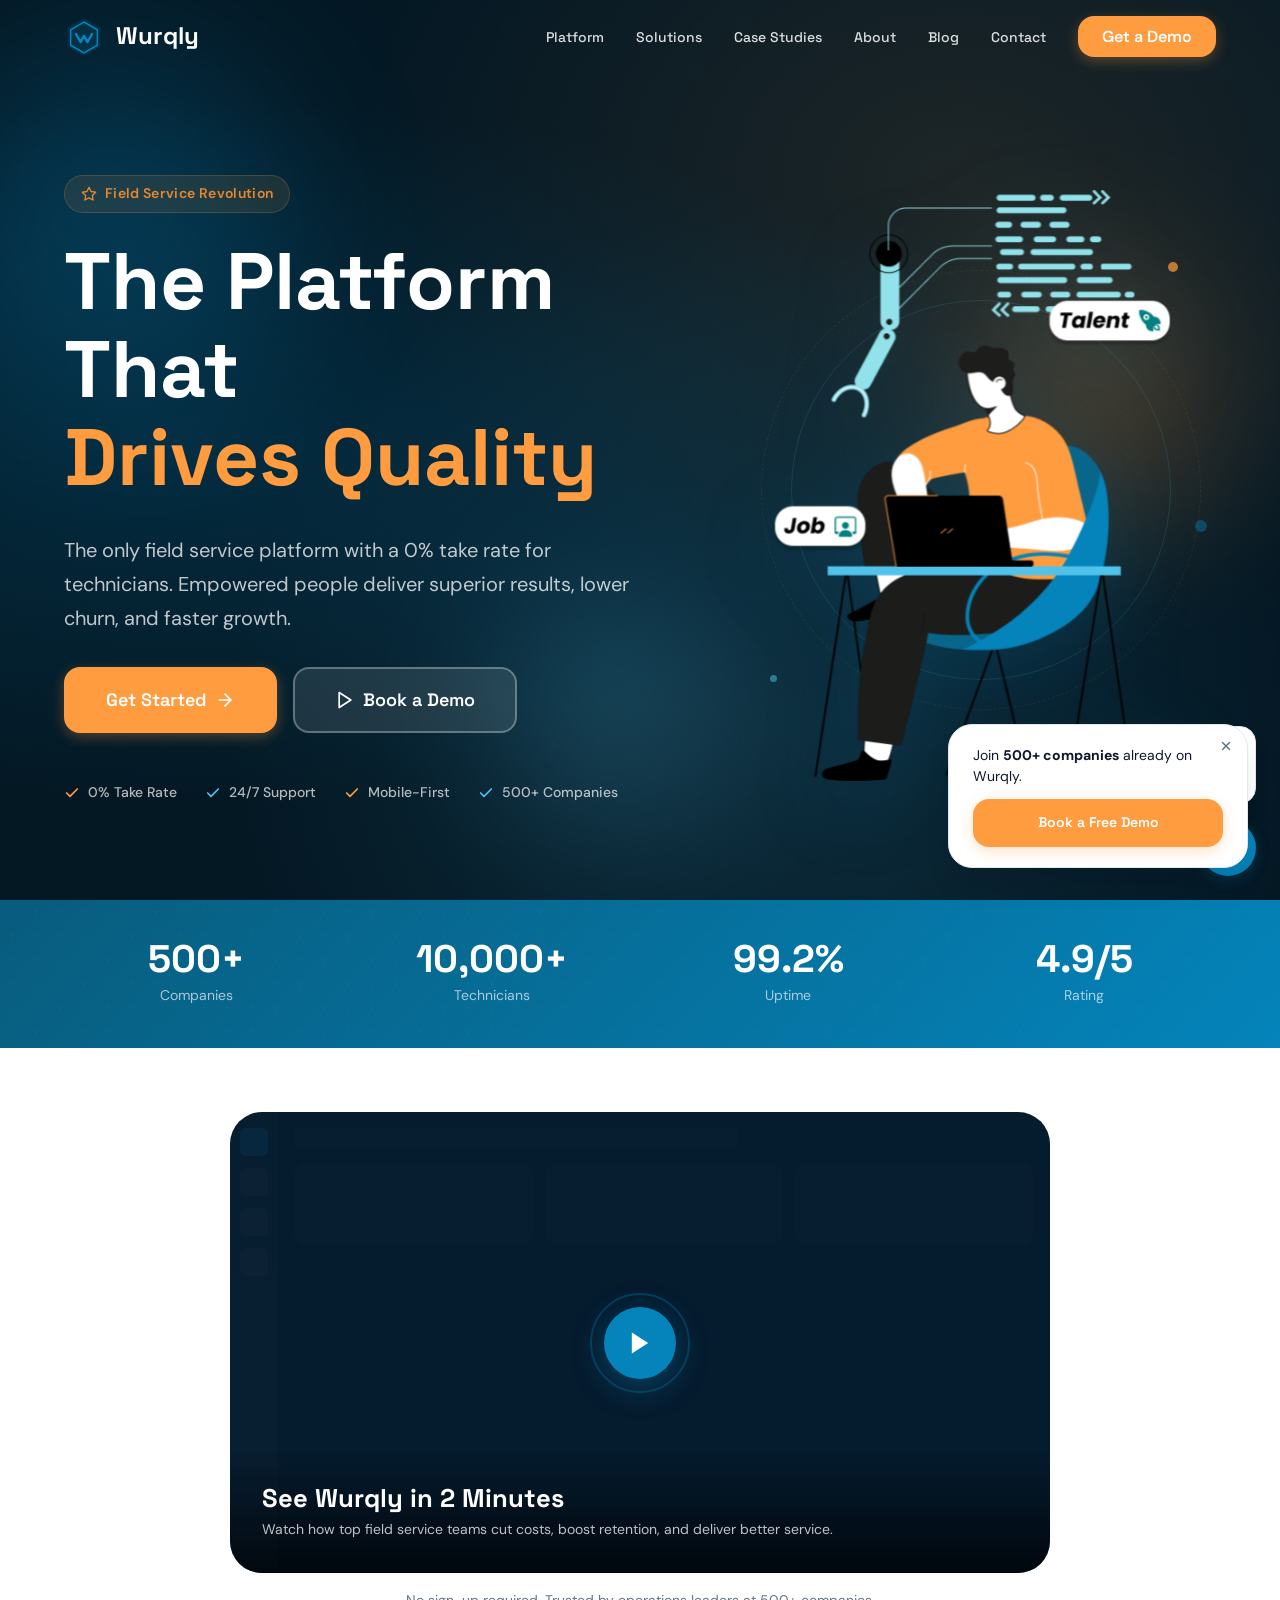
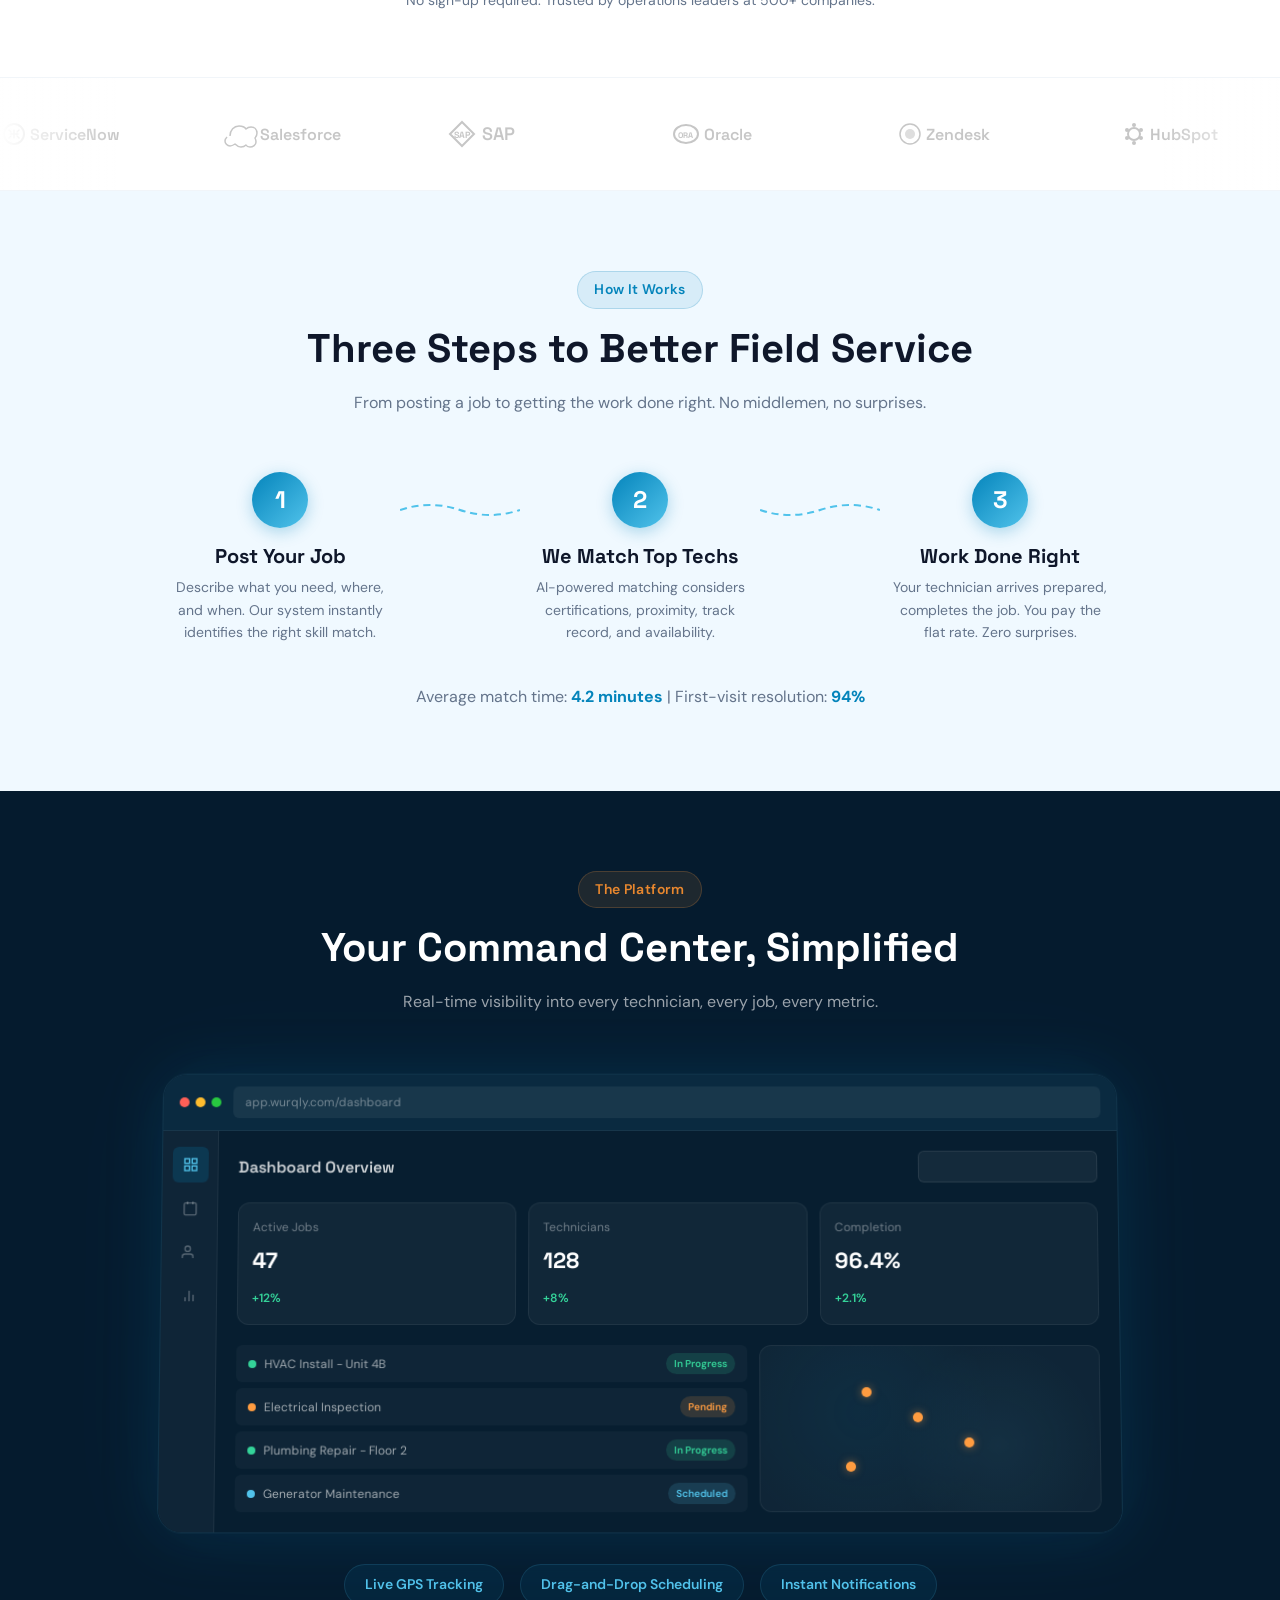
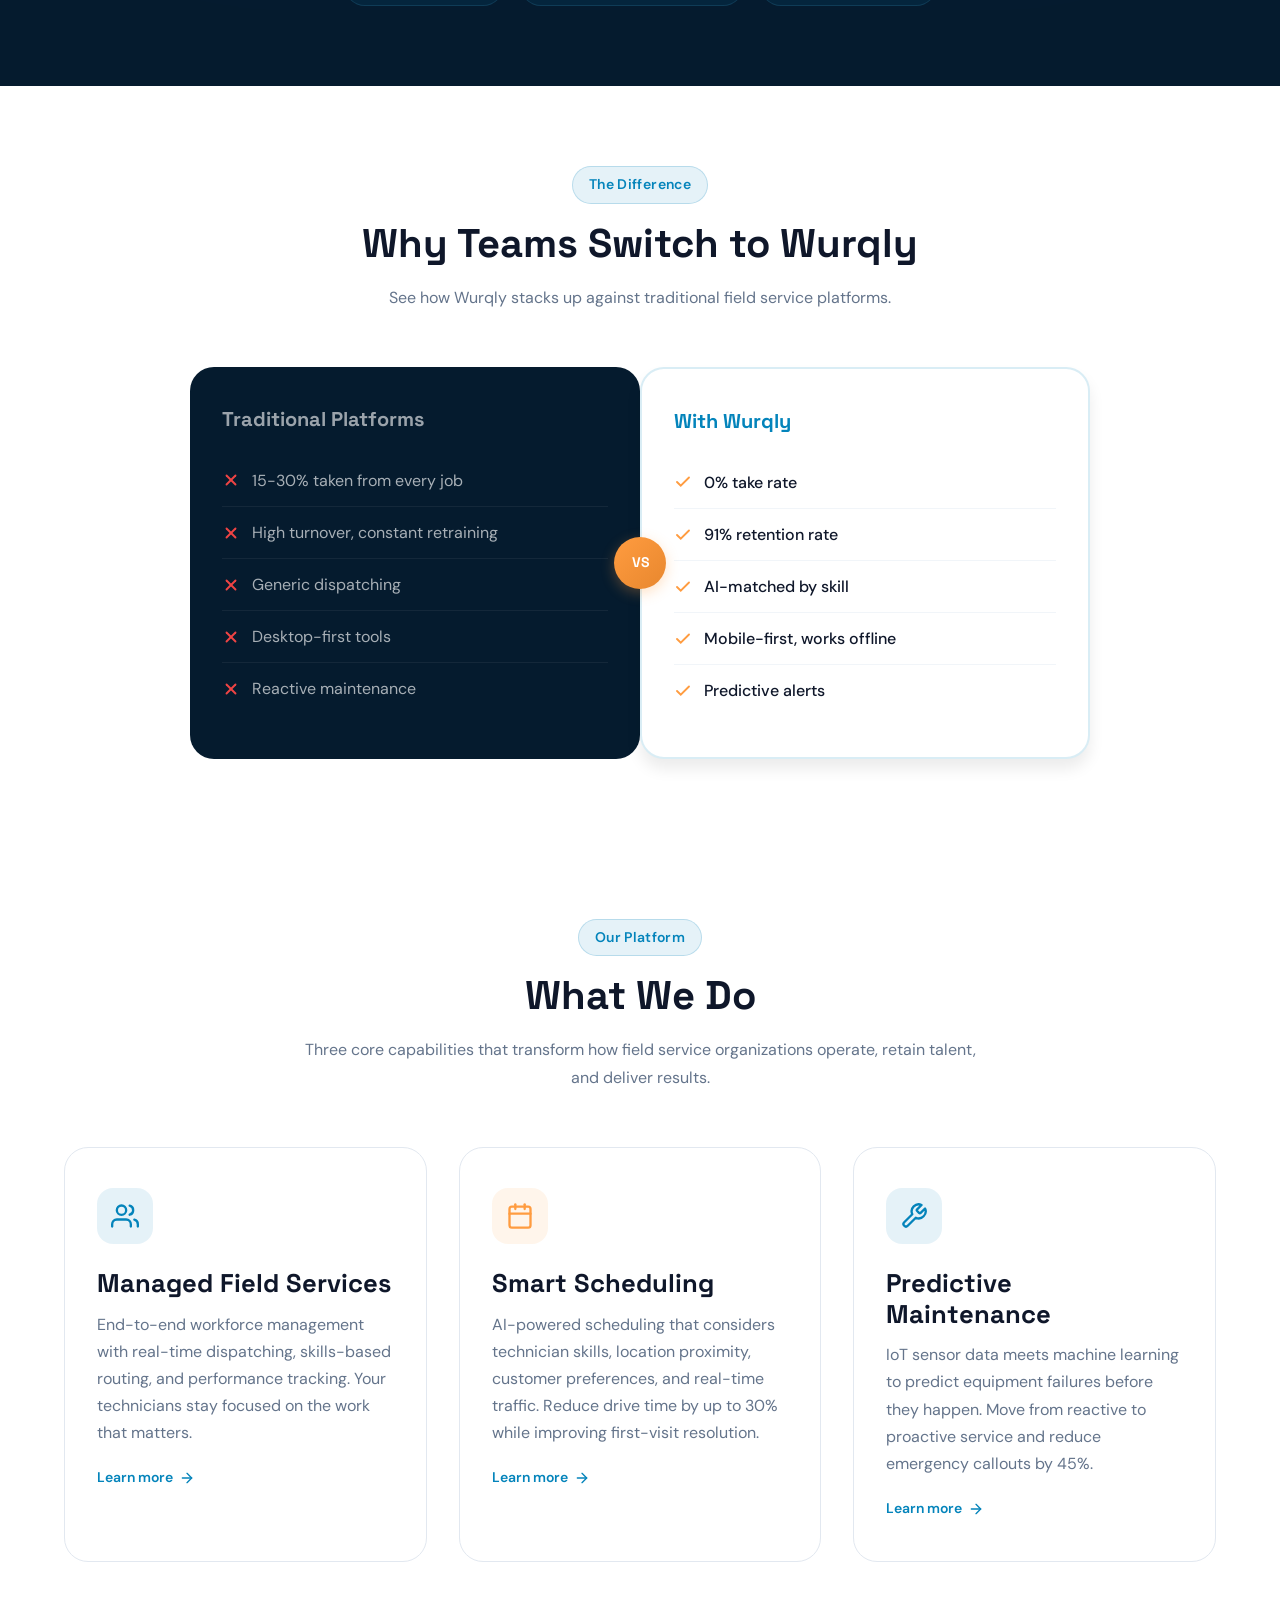
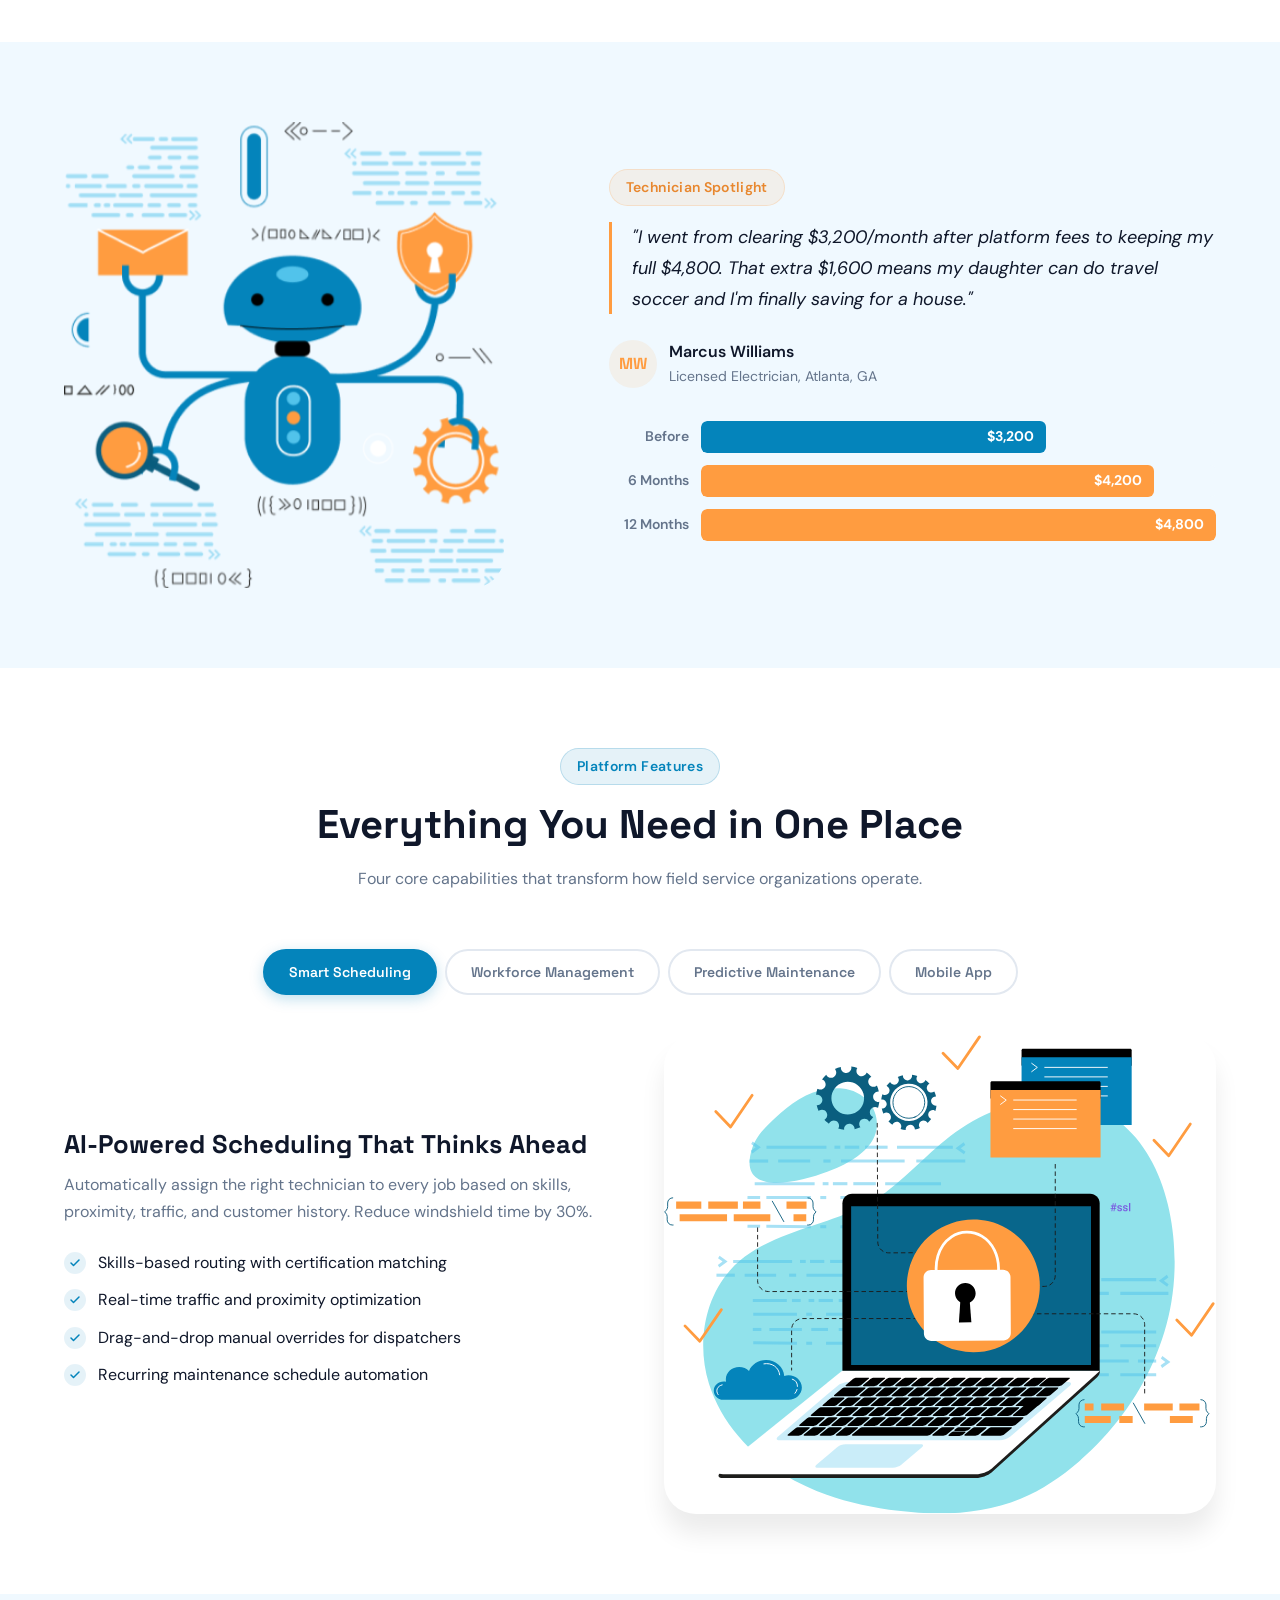
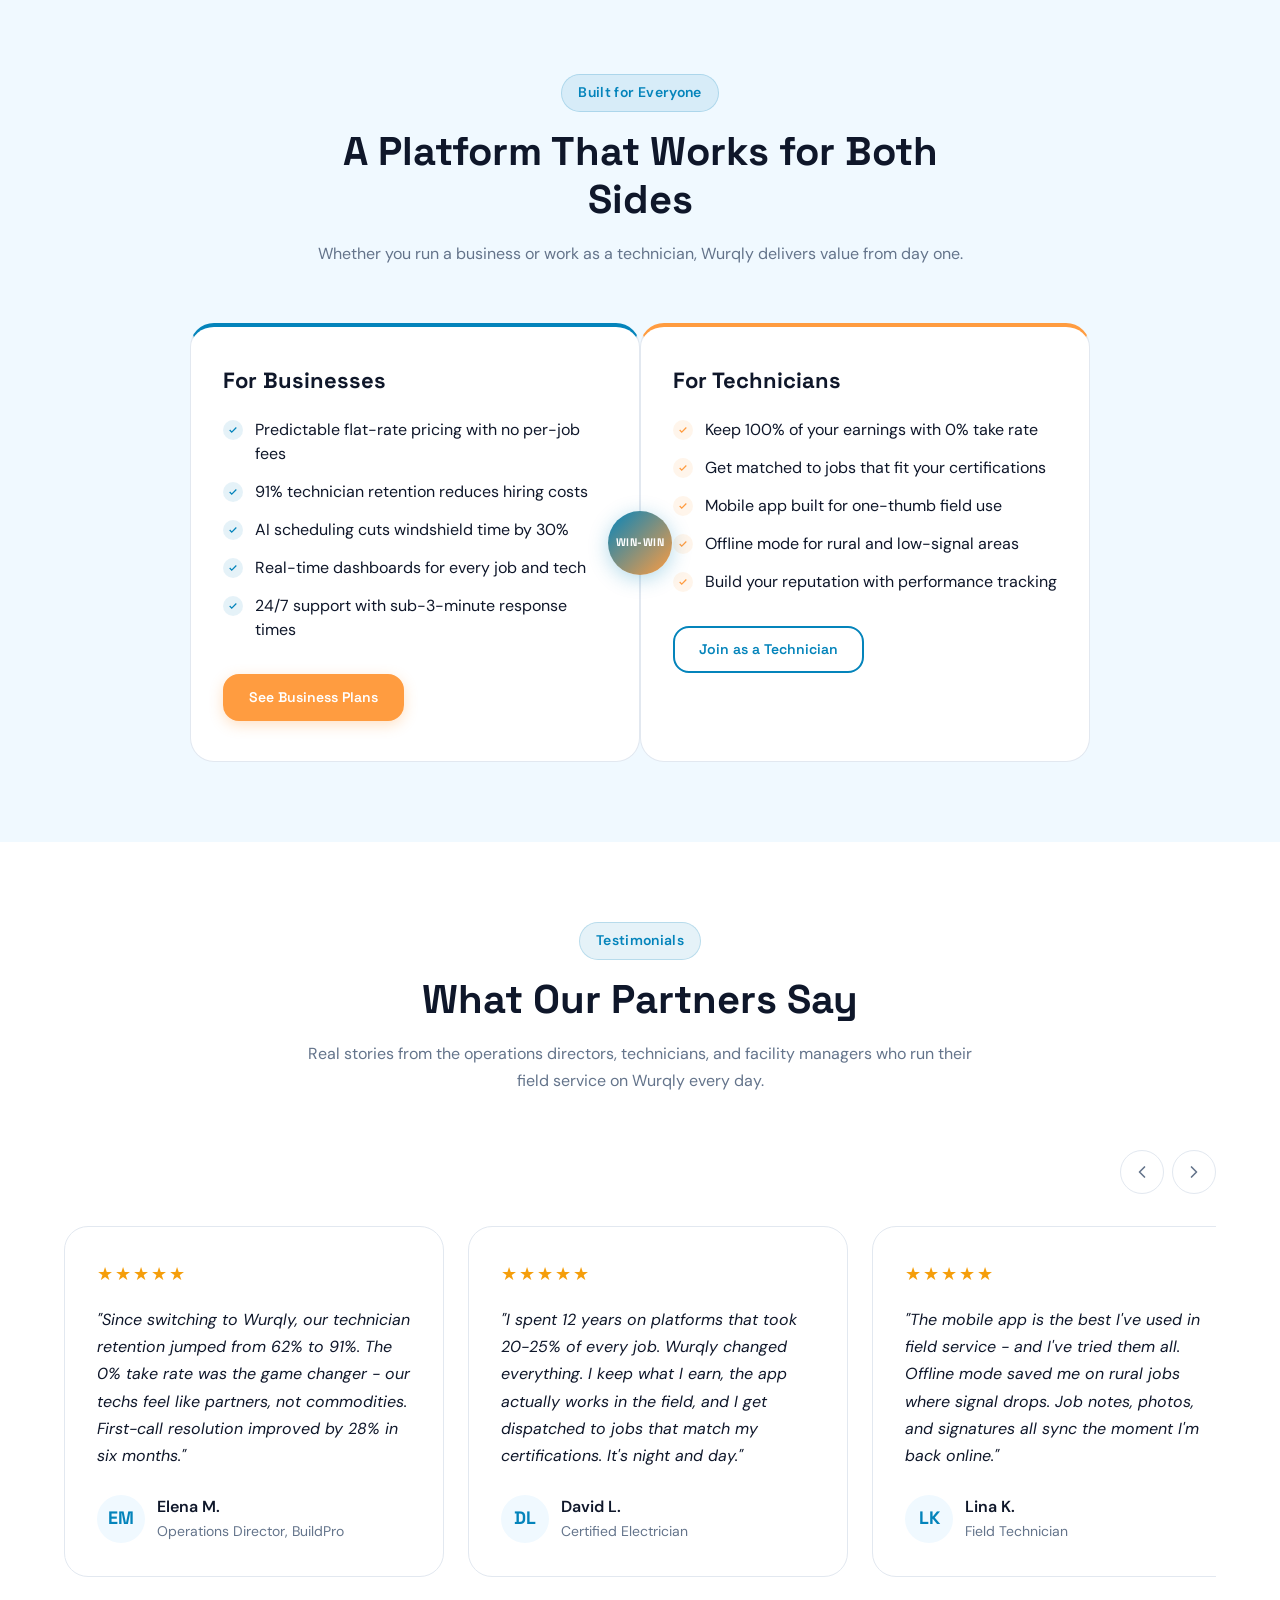
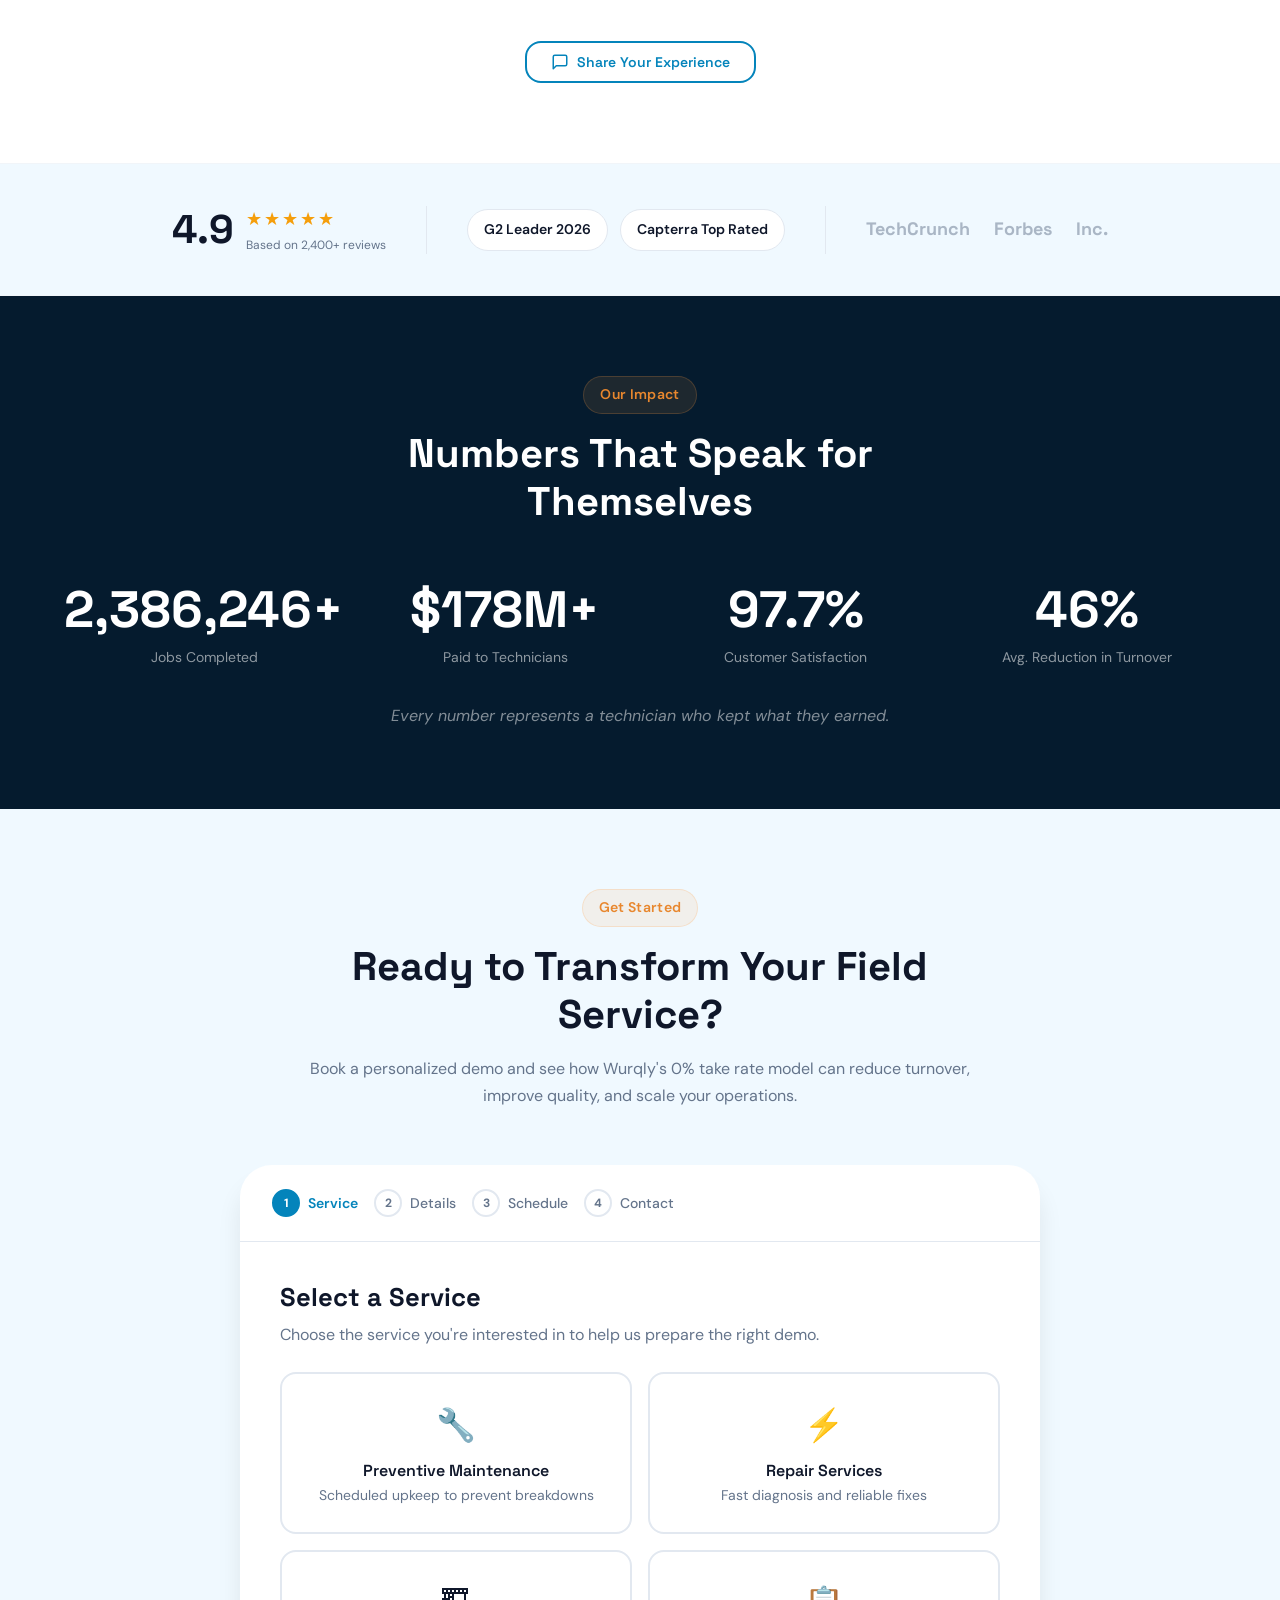
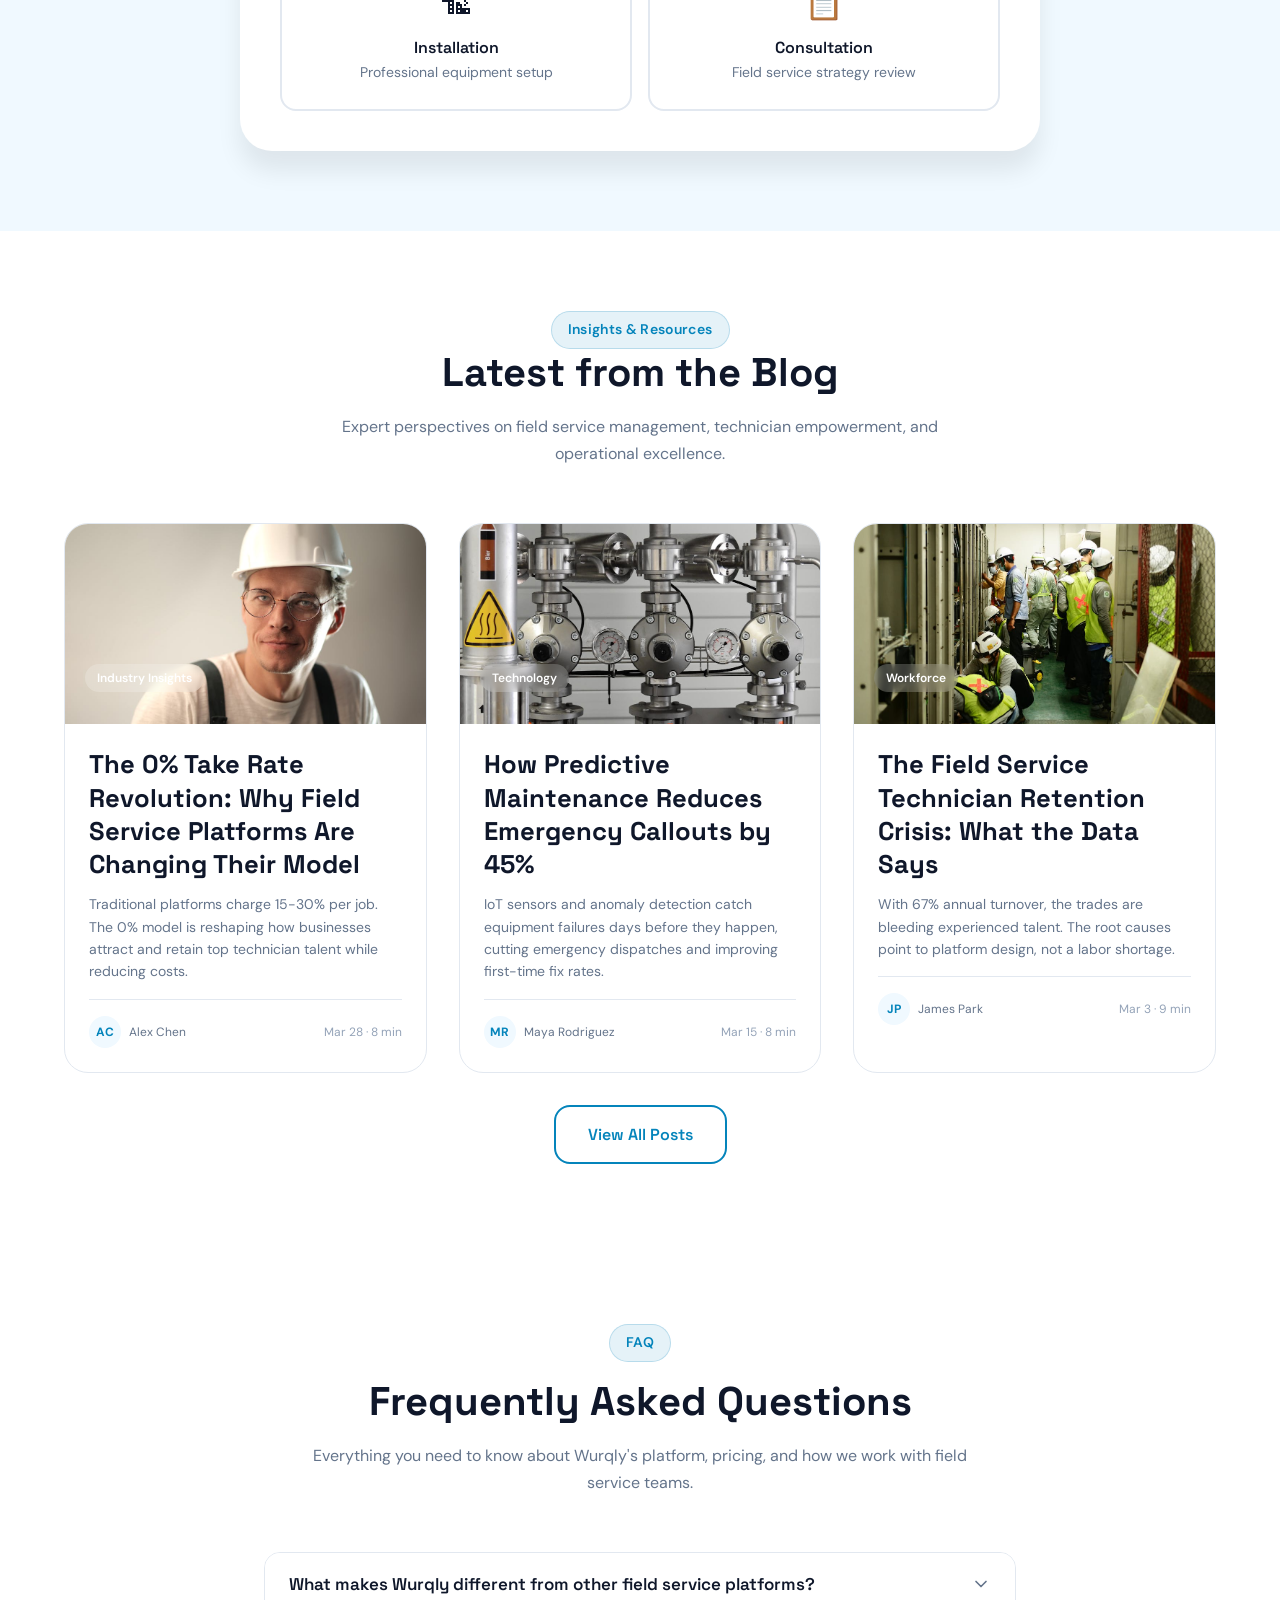
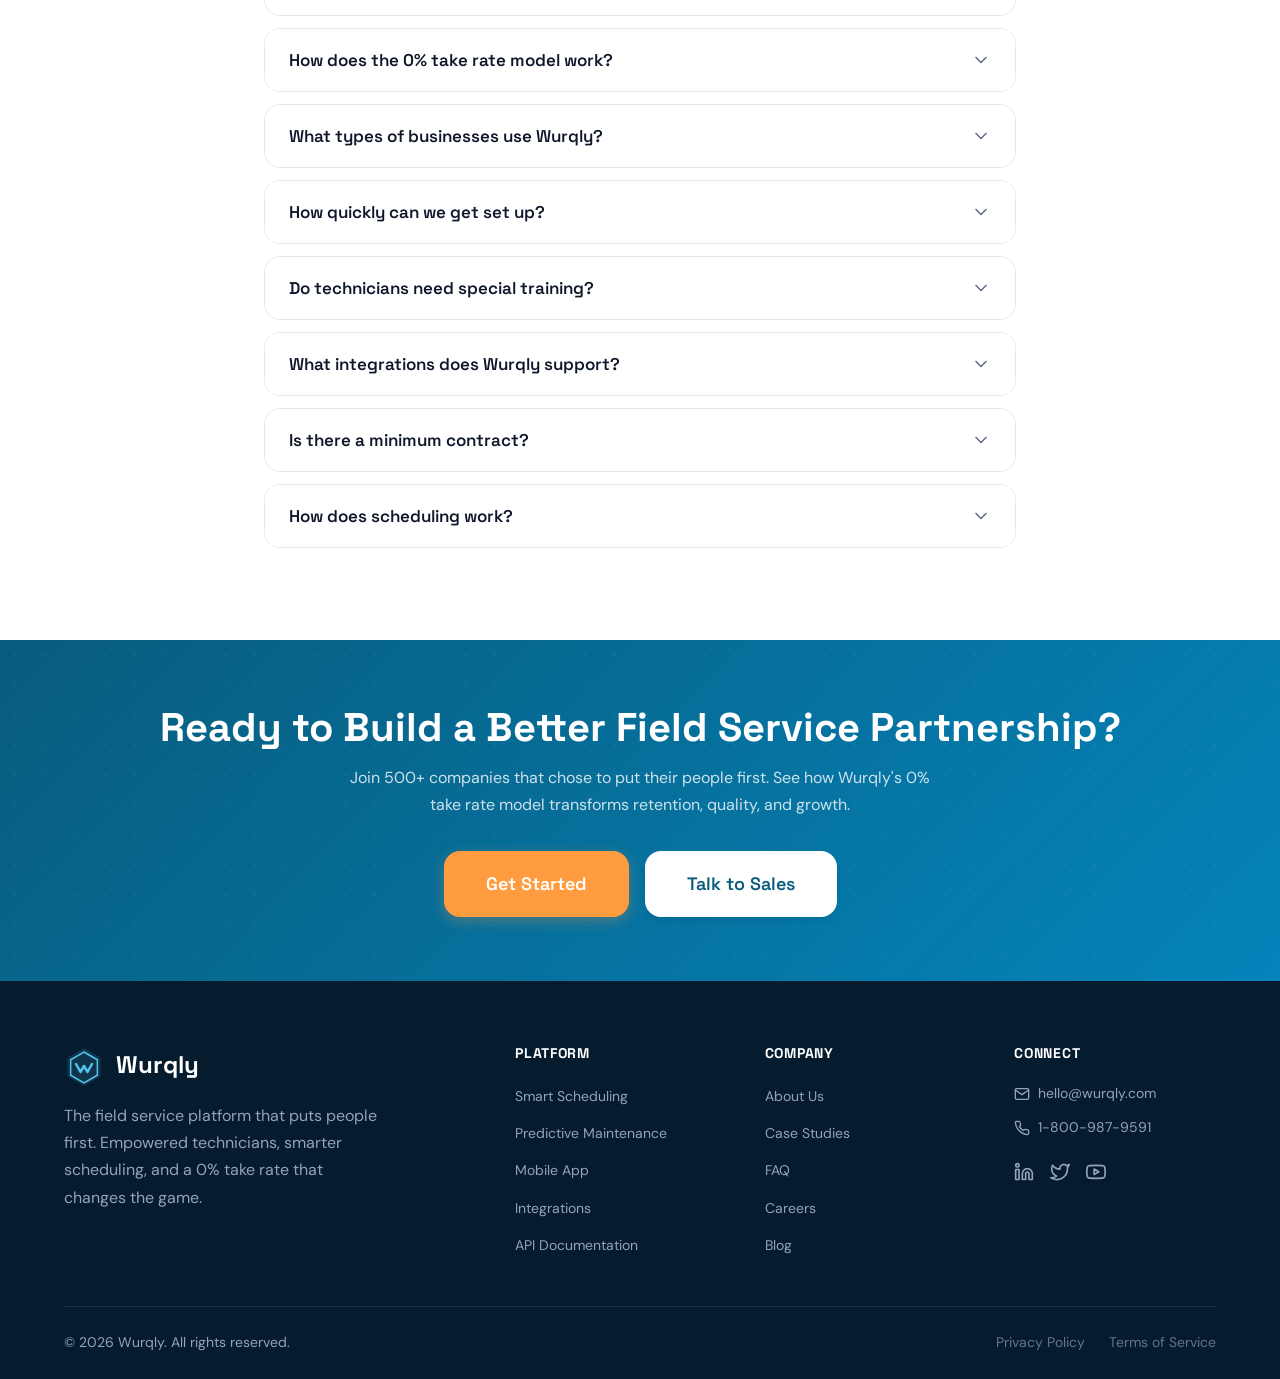
<file: index.html>
<!DOCTYPE html>
<html lang="en">
<head>
  <meta charset="UTF-8">
  <meta name="viewport" content="width=device-width, initial-scale=1.0">
  <title>Wurqly - Field Service Platform That Puts People First</title>
  <meta name="description" content="Wurqly empowers field service technicians with a 0% take rate model, smart scheduling, and mobile-first tools. The platform that puts people first.">
  <meta name="robots" content="index, follow">
  <link rel="canonical" href="https://wurqly.com/">

  <!-- Open Graph -->
  <meta property="og:title" content="Wurqly - Field Service Platform That Puts People First">
  <meta property="og:description" content="Empowered technicians deliver better results. Wurqly's 0% take rate model and mobile-first platform transform field service operations.">
  <meta property="og:type" content="website">
  <meta property="og:url" content="https://wurqly.com/">
  <meta property="og:site_name" content="Wurqly">
  <meta property="og:image" content="https://wurqly.com/images/og-image.png">

  <!-- Twitter Card -->
  <meta name="twitter:card" content="summary_large_image">
  <meta name="twitter:title" content="Wurqly - Field Service Platform That Puts People First">
  <meta name="twitter:description" content="Empowered technicians deliver better results. 0% take rate, smart scheduling, mobile-first tools.">
  <meta name="twitter:image" content="https://wurqly.com/images/og-image.png">

  <!-- Favicon -->
  <link rel="icon" type="image/x-icon" href="https://wurqly.com/css/images/favicons/favicon.ico">
  <link rel="icon" type="image/png" sizes="32x32" href="https://wurqly.com/css/images/favicons/favicon-32x32.png">

  <!-- Fonts -->
  <link rel="preconnect" href="https://fonts.googleapis.com">
  <link rel="preconnect" href="https://fonts.gstatic.com" crossorigin>
  <link href="https://fonts.googleapis.com/css2?family=Space+Grotesk:wght@400;500;600;700;800&family=DM+Sans:ital,wght@0,400;0,500;0,600;0,700;1,400&display=swap" rel="stylesheet">

  <!-- Custom CSS -->
  <link rel="stylesheet" href="css/styles.css">

  <!-- JSON-LD: Organization -->
  <script type="application/ld+json">
  {
    "@context": "https://schema.org",
    "@type": "Organization",
    "name": "Wurqly",
    "url": "https://wurqly.com",
    "logo": "https://wurqly.com/images/logo.svg",
    "description": "Field service management platform that puts people first with a 0% take rate model for technicians.",
    "contactPoint": {
      "@type": "ContactPoint",
      "telephone": "+18009879591",
      "contactType": "sales",
      "availableLanguage": "English"
    },
    "sameAs": [
      "https://linkedin.com/company/wurqly",
      "https://twitter.com/wurqly"
    ]
  }
  </script>

  <!-- JSON-LD: LocalBusiness -->
  <script type="application/ld+json">
  {
    "@context": "https://schema.org",
    "@type": "ProfessionalService",
    "name": "Wurqly",
    "description": "Field service management platform that puts people first with a 0% take rate model.",
    "url": "https://wurqly.com",
    "telephone": "+18009879591",
    "email": "hello@wurqly.com",
    "address": {
      "@type": "PostalAddress",
      "addressLocality": "San Francisco",
      "addressRegion": "CA",
      "addressCountry": "US"
    }
  }
  </script>

  <!-- JSON-LD: SoftwareApplication -->
  <script type="application/ld+json">
  {
    "@context": "https://schema.org",
    "@type": "SoftwareApplication",
    "name": "Wurqly",
    "applicationCategory": "BusinessApplication",
    "operatingSystem": "Web, iOS, Android",
    "description": "Field service management platform with smart scheduling, predictive maintenance, and a 0% take rate model for technicians.",
    "offers": {
      "@type": "Offer",
      "price": "0",
      "priceCurrency": "USD",
      "description": "0% take rate for technicians"
    }
  }
  </script>
</head>
<body>
<a href="#main-content" class="skip-link">Skip to content</a>

  <!-- ============================================================
       1. HEADER (fixed, transparent → white on scroll)
       ============================================================ -->
  <header class="site-header">
    <div class="container">
      <nav class="nav-inner">
        <a href="index.html" class="logo" aria-label="Wurqly Home">
          <svg class="logo-icon" viewBox="0 0 40 40" fill="none" xmlns="http://www.w3.org/2000/svg" aria-hidden="true">
            <path d="M20 2L36.66 11.5V30.5L20 40L3.34 30.5V11.5L20 2Z" fill="currentColor" opacity="0.15"/>
            <path d="M20 6L33.32 13.75V29.25L20 37L6.68 29.25V13.75L20 6Z" stroke="currentColor" stroke-width="1.5" fill="none"/>
            <path d="M12 18L16.5 26L20 20L23.5 26L28 18" stroke="currentColor" stroke-width="2.5" stroke-linecap="round" stroke-linejoin="round" fill="none"/>
          </svg>
          <span class="logo-text">Wurqly</span>
        </a>

        <ul class="nav-links">
          <li><a href="#platform" class="nav-link">Platform</a></li>
          <li><a href="#solutions" class="nav-link">Solutions</a></li>
          <li><a href="#testimonials" class="nav-link">Case Studies</a></li>
          <li><a href="#about" class="nav-link">About</a></li>
          <li><a href="blog.html" class="nav-link">Blog</a></li>
          <li><a href="#contact" class="nav-link">Contact</a></li>
          <li><a href="#booking" class="nav-cta">Get a Demo</a></li>
        </ul>

        <button class="menu-toggle" id="menu-toggle" aria-label="Open menu" aria-expanded="false">
          <svg viewBox="0 0 24 24" fill="none" stroke="currentColor" stroke-width="2">
            <line x1="3" y1="6" x2="21" y2="6"/>
            <line x1="3" y1="12" x2="21" y2="12"/>
            <line x1="3" y1="18" x2="21" y2="18"/>
          </svg>
        </button>
      </nav>
    </div>
  </header>

  <!-- Mobile Menu -->
  <nav class="mobile-menu" id="mobile-menu" aria-label="Mobile navigation">
    <a href="#platform">Platform</a>
    <a href="#solutions">Solutions</a>
    <a href="#testimonials">Case Studies</a>
    <a href="#about">About</a>
    <a href="blog.html">Blog</a>
    <a href="#contact">Contact</a>
    <a href="#booking" class="btn btn-primary mobile-menu-cta">Get a Demo</a>
  </nav>

  <main id="main-content">

  <!-- ============================================================
       2. HERO (min-height 100vh, dark bg)
       ============================================================ -->
  <section class="hero" id="hero">
    <div class="hero-bg">
      <div class="hero-grid"></div>
      <div class="hero-orb hero-orb-1"></div>
      <div class="hero-orb hero-orb-2"></div>
      <div class="hero-orb hero-orb-3"></div>
    </div>

    <div class="container hero-content">
      <div class="hero-two-col">
        <!-- Left Column: Text -->
        <div>
          <!-- Badge -->
          <div class="hero-badge mb-1-5">
            <span class="badge badge-accent">
              <svg width="16" height="16" viewBox="0 0 24 24" fill="none" stroke="currentColor" stroke-width="2" stroke-linecap="round" stroke-linejoin="round" aria-hidden="true"><polygon points="12 2 15.09 8.26 22 9.27 17 14.14 18.18 21.02 12 17.77 5.82 21.02 7 14.14 2 9.27 8.91 8.26 12 2"/></svg>
              Field Service Revolution
            </span>
          </div>

          <!-- H1 with rotating text -->
          <h1 class="hero-title hero-title-text">
            The Platform That<br>
            <span class="rotating-text-wrapper">
              <span class="rotating-text" id="rotating-text" data-words='["Empowers Technicians","Drives Quality","Scales Operations","Builds Trust"]'>Empowers Technicians</span>
            </span>
          </h1>

          <!-- Subtitle -->
          <p class="hero-subtitle hero-subtitle-text">
            The only field service platform with a 0% take rate for technicians. Empowered people deliver superior results, lower churn, and faster growth.
          </p>

          <!-- CTAs -->
          <div class="hero-ctas hero-ctas-layout mb-3">
            <a href="#booking" class="btn btn-primary btn-lg">
              Get Started
              <svg width="20" height="20" viewBox="0 0 24 24" fill="none" stroke="currentColor" stroke-width="2" stroke-linecap="round" stroke-linejoin="round" aria-hidden="true"><line x1="5" y1="12" x2="19" y2="12"/><polyline points="12 5 19 12 12 19"/></svg>
            </a>
            <a href="#booking" class="btn btn-ghost btn-lg">
              <svg width="20" height="20" viewBox="0 0 24 24" fill="none" stroke="currentColor" stroke-width="2" stroke-linecap="round" stroke-linejoin="round" aria-hidden="true"><polygon points="5 3 19 12 5 21 5 3"/></svg>
              Book a Demo
            </a>
          </div>

          <!-- Trust Items (clean inline) -->
          <div class="hero-trust trust-items">
            <span class="trust-item">
              <svg width="16" height="16" viewBox="0 0 24 24" fill="none" stroke="#FF9C40" stroke-width="2.5" stroke-linecap="round" stroke-linejoin="round" aria-hidden="true"><polyline points="20 6 9 17 4 12"/></svg>
              0% Take Rate
            </span>
            <span class="trust-item">
              <svg width="16" height="16" viewBox="0 0 24 24" fill="none" stroke="#51C3EB" stroke-width="2.5" stroke-linecap="round" stroke-linejoin="round" aria-hidden="true"><polyline points="20 6 9 17 4 12"/></svg>
              24/7 Support
            </span>
            <span class="trust-item">
              <svg width="16" height="16" viewBox="0 0 24 24" fill="none" stroke="#FF9C40" stroke-width="2.5" stroke-linecap="round" stroke-linejoin="round" aria-hidden="true"><polyline points="20 6 9 17 4 12"/></svg>
              Mobile-First
            </span>
            <span class="trust-item">
              <svg width="16" height="16" viewBox="0 0 24 24" fill="none" stroke="#51C3EB" stroke-width="2.5" stroke-linecap="round" stroke-linejoin="round" aria-hidden="true"><polyline points="20 6 9 17 4 12"/></svg>
              500+ Companies
            </span>
          </div>
        </div>

        <!-- Right Column: Visual -->
        <div class="hero-visual">
          <div class="hero-image-wrap">
            <div class="hero-image-ring"></div>
            <div class="hero-image-ring-2"></div>
            <img src="images/Group27.png" alt="Field service technician empowered by Wurqly platform" class="hero-image" loading="eager">
            <div class="hero-dot hero-dot-1"></div>
            <div class="hero-dot hero-dot-2"></div>
            <div class="hero-dot hero-dot-3"></div>
          </div>
        </div>
      </div>
    </div>
  </section>

  <!-- ============================================================
       STATS BAR (separated from hero for visual impact)
       ============================================================ -->
  <section class="stats-bar">
    <div class="container">
      <div class="stats-bar-grid">
        <div class="stats-bar-item">
          <div class="stats-bar-number" data-count="500" data-suffix="+">0+</div>
          <div class="stats-bar-label">Companies</div>
        </div>
        <div class="stats-bar-item">
          <div class="stats-bar-number" data-count="10000" data-suffix="+">0+</div>
          <div class="stats-bar-label">Technicians</div>
        </div>
        <div class="stats-bar-item">
          <div class="stats-bar-number" data-count="99" data-suffix=".2%">0%</div>
          <div class="stats-bar-label">Uptime</div>
        </div>
        <div class="stats-bar-item">
          <div class="stats-bar-number" data-count="4" data-suffix=".9/5">0/5</div>
          <div class="stats-bar-label">Rating</div>
        </div>
      </div>
    </div>
  </section>

  <!-- ============================================================
       VIDEO DEMO CARD
       ============================================================ -->
  <section class="section video-demo-section reveal">
    <div class="container">
      <div class="video-card">
        <div class="video-card-inner">
          <div class="video-overlay">
            <div class="video-play-btn" id="video-play-btn">
              <svg width="28" height="28" viewBox="0 0 24 24" fill="white"><polygon points="5 3 19 12 5 21 5 3"/></svg>
            </div>
            <div class="video-play-ring"></div>
          </div>
          <div class="video-card-text">
            <h3>See Wurqly in 2 Minutes</h3>
            <p>Watch how top field service teams cut costs, boost retention, and deliver better service.</p>
          </div>
          <div class="video-dashboard-bg">
            <div class="vd-sidebar">
              <div class="vd-nav-item active"></div>
              <div class="vd-nav-item"></div>
              <div class="vd-nav-item"></div>
              <div class="vd-nav-item"></div>
            </div>
            <div class="vd-main">
              <div class="vd-header-bar"></div>
              <div class="vd-cards">
                <div class="vd-card"></div>
                <div class="vd-card"></div>
                <div class="vd-card"></div>
              </div>
            </div>
          </div>
        </div>
        <p class="video-trust-line">No sign-up required. Trusted by operations leaders at 500+ companies.</p>
      </div>
    </div>
  </section>

  <!-- ============================================================
       3. PARTNER MARQUEE
       ============================================================ -->
  <section class="marquee-section reveal">
    <div class="marquee-track">
      <!-- First set -->
      <svg class="marquee-logo" viewBox="0 0 160 32" xmlns="http://www.w3.org/2000/svg" role="img"><title>ServiceNow</title><circle cx="14" cy="16" r="10" fill="none" stroke="#64748B" stroke-width="2"/><path d="M10 16h8M14 12v8M9 12l2 2M19 12l-2 2M9 20l2-2M19 20l-2-2" stroke="#64748B" stroke-width="1.5" stroke-linecap="round"/><text x="30" y="22" font-family="Space Grotesk, sans-serif" font-size="16" font-weight="600" fill="#64748B">ServiceNow</text></svg>
      <svg class="marquee-logo" viewBox="0 0 160 32" xmlns="http://www.w3.org/2000/svg" role="img"><title>Salesforce</title><path d="M6 18c0-6 4-10 9-10s7 3 7 3 2-2 5-2c4 0 6 3 6 6s-2 5-2 5 1 2 1 4c0 3-3 5-6 5s-4-2-4-2-2 2-5 2-6-3-6-3-3 2-5 2c-3 0-5-3-5-5s2-4 2-4" fill="none" stroke="#64748B" stroke-width="1.5" stroke-linejoin="round"/><text x="36" y="22" font-family="Space Grotesk, sans-serif" font-size="16" font-weight="600" fill="#64748B">Salesforce</text></svg>
      <svg class="marquee-logo" viewBox="0 0 160 32" xmlns="http://www.w3.org/2000/svg" role="img"><title>SAP</title><polygon points="14,4 26,16 14,28 2,16" fill="none" stroke="#64748B" stroke-width="2"/><text x="6" y="20" font-family="Space Grotesk, sans-serif" font-size="9" font-weight="700" fill="#64748B">SAP</text><text x="34" y="22" font-family="Space Grotesk, sans-serif" font-size="18" font-weight="600" fill="#64748B">SAP</text></svg>
      <svg class="marquee-logo" viewBox="0 0 160 32" xmlns="http://www.w3.org/2000/svg" role="img"><title>Oracle</title><ellipse cx="14" cy="16" rx="12" ry="9" fill="none" stroke="#64748B" stroke-width="2"/><text x="6" y="20" font-family="Space Grotesk, sans-serif" font-size="8" font-weight="700" fill="#64748B">ORA</text><text x="32" y="22" font-family="Space Grotesk, sans-serif" font-size="16" font-weight="600" fill="#64748B">Oracle</text></svg>
      <svg class="marquee-logo" viewBox="0 0 160 32" xmlns="http://www.w3.org/2000/svg" role="img"><title>Zendesk</title><circle cx="14" cy="16" r="5" fill="#64748B" opacity="0.6"/><circle cx="14" cy="16" r="10" fill="none" stroke="#64748B" stroke-width="1.5"/><text x="30" y="22" font-family="Space Grotesk, sans-serif" font-size="16" font-weight="600" fill="#64748B">Zendesk</text></svg>
      <svg class="marquee-logo" viewBox="0 0 160 32" xmlns="http://www.w3.org/2000/svg" role="img"><title>HubSpot</title><circle cx="14" cy="16" r="6" fill="none" stroke="#64748B" stroke-width="2"/><circle cx="14" cy="7" r="2" fill="#64748B"/><circle cx="14" cy="25" r="2" fill="#64748B"/><circle cx="7" cy="12" r="2" fill="#64748B"/><circle cx="21" cy="12" r="2" fill="#64748B"/><circle cx="7" cy="20" r="2" fill="#64748B"/><circle cx="21" cy="20" r="2" fill="#64748B"/><text x="30" y="22" font-family="Space Grotesk, sans-serif" font-size="16" font-weight="600" fill="#64748B">HubSpot</text></svg>
      <svg class="marquee-logo" viewBox="0 0 160 32" xmlns="http://www.w3.org/2000/svg" role="img"><title>Stripe</title><rect x="4" y="8" width="20" height="16" rx="3" fill="none" stroke="#64748B" stroke-width="2"/><path d="M14 12c-3 0-4 1.5-4 3s1 2.5 4 3 4 1.5 4 3-1 3-4 3" stroke="#64748B" stroke-width="2" fill="none" stroke-linecap="round"/><text x="30" y="22" font-family="Space Grotesk, sans-serif" font-size="16" font-weight="600" fill="#64748B">Stripe</text></svg>
      <svg class="marquee-logo" viewBox="0 0 160 32" xmlns="http://www.w3.org/2000/svg" role="img"><title>Twilio</title><circle cx="8" cy="16" r="3" fill="#64748B" opacity="0.5"/><circle cx="20" cy="16" r="3" fill="#64748B" opacity="0.5"/><circle cx="14" cy="10" r="3" fill="#64748B" opacity="0.5"/><circle cx="14" cy="22" r="3" fill="#64748B" opacity="0.5"/><text x="30" y="22" font-family="Space Grotesk, sans-serif" font-size="16" font-weight="600" fill="#64748B">Twilio</text></svg>
      <!-- Duplicate set for seamless loop -->
      <svg class="marquee-logo" viewBox="0 0 160 32" xmlns="http://www.w3.org/2000/svg" role="img"><title>ServiceNow</title><circle cx="14" cy="16" r="10" fill="none" stroke="#64748B" stroke-width="2"/><path d="M10 16h8M14 12v8M9 12l2 2M19 12l-2 2M9 20l2-2M19 20l-2-2" stroke="#64748B" stroke-width="1.5" stroke-linecap="round"/><text x="30" y="22" font-family="Space Grotesk, sans-serif" font-size="16" font-weight="600" fill="#64748B">ServiceNow</text></svg>
      <svg class="marquee-logo" viewBox="0 0 160 32" xmlns="http://www.w3.org/2000/svg" role="img"><title>Salesforce</title><path d="M6 18c0-6 4-10 9-10s7 3 7 3 2-2 5-2c4 0 6 3 6 6s-2 5-2 5 1 2 1 4c0 3-3 5-6 5s-4-2-4-2-2 2-5 2-6-3-6-3-3 2-5 2c-3 0-5-3-5-5s2-4 2-4" fill="none" stroke="#64748B" stroke-width="1.5" stroke-linejoin="round"/><text x="36" y="22" font-family="Space Grotesk, sans-serif" font-size="16" font-weight="600" fill="#64748B">Salesforce</text></svg>
      <svg class="marquee-logo" viewBox="0 0 160 32" xmlns="http://www.w3.org/2000/svg" role="img"><title>SAP</title><polygon points="14,4 26,16 14,28 2,16" fill="none" stroke="#64748B" stroke-width="2"/><text x="6" y="20" font-family="Space Grotesk, sans-serif" font-size="9" font-weight="700" fill="#64748B">SAP</text><text x="34" y="22" font-family="Space Grotesk, sans-serif" font-size="18" font-weight="600" fill="#64748B">SAP</text></svg>
      <svg class="marquee-logo" viewBox="0 0 160 32" xmlns="http://www.w3.org/2000/svg" role="img"><title>Oracle</title><ellipse cx="14" cy="16" rx="12" ry="9" fill="none" stroke="#64748B" stroke-width="2"/><text x="6" y="20" font-family="Space Grotesk, sans-serif" font-size="8" font-weight="700" fill="#64748B">ORA</text><text x="32" y="22" font-family="Space Grotesk, sans-serif" font-size="16" font-weight="600" fill="#64748B">Oracle</text></svg>
      <svg class="marquee-logo" viewBox="0 0 160 32" xmlns="http://www.w3.org/2000/svg" role="img"><title>Zendesk</title><circle cx="14" cy="16" r="5" fill="#64748B" opacity="0.6"/><circle cx="14" cy="16" r="10" fill="none" stroke="#64748B" stroke-width="1.5"/><text x="30" y="22" font-family="Space Grotesk, sans-serif" font-size="16" font-weight="600" fill="#64748B">Zendesk</text></svg>
      <svg class="marquee-logo" viewBox="0 0 160 32" xmlns="http://www.w3.org/2000/svg" role="img"><title>HubSpot</title><circle cx="14" cy="16" r="6" fill="none" stroke="#64748B" stroke-width="2"/><circle cx="14" cy="7" r="2" fill="#64748B"/><circle cx="14" cy="25" r="2" fill="#64748B"/><circle cx="7" cy="12" r="2" fill="#64748B"/><circle cx="21" cy="12" r="2" fill="#64748B"/><circle cx="7" cy="20" r="2" fill="#64748B"/><circle cx="21" cy="20" r="2" fill="#64748B"/><text x="30" y="22" font-family="Space Grotesk, sans-serif" font-size="16" font-weight="600" fill="#64748B">HubSpot</text></svg>
      <svg class="marquee-logo" viewBox="0 0 160 32" xmlns="http://www.w3.org/2000/svg" role="img"><title>Stripe</title><rect x="4" y="8" width="20" height="16" rx="3" fill="none" stroke="#64748B" stroke-width="2"/><path d="M14 12c-3 0-4 1.5-4 3s1 2.5 4 3 4 1.5 4 3-1 3-4 3" stroke="#64748B" stroke-width="2" fill="none" stroke-linecap="round"/><text x="30" y="22" font-family="Space Grotesk, sans-serif" font-size="16" font-weight="600" fill="#64748B">Stripe</text></svg>
      <svg class="marquee-logo" viewBox="0 0 160 32" xmlns="http://www.w3.org/2000/svg" role="img"><title>Twilio</title><circle cx="8" cy="16" r="3" fill="#64748B" opacity="0.5"/><circle cx="20" cy="16" r="3" fill="#64748B" opacity="0.5"/><circle cx="14" cy="10" r="3" fill="#64748B" opacity="0.5"/><circle cx="14" cy="22" r="3" fill="#64748B" opacity="0.5"/><text x="30" y="22" font-family="Space Grotesk, sans-serif" font-size="16" font-weight="600" fill="#64748B">Twilio</text></svg>
    </div>
  </section>

  <!-- ============================================================
       HOW WURQLY WORKS (3-step flow)
       ============================================================ -->
  <section class="section section-alt how-it-works reveal" id="how-it-works">
    <div class="container">
      <div class="section-header">
        <span class="badge badge-primary mb-1">How It Works</span>
        <h2>Three Steps to Better Field Service</h2>
        <p>From posting a job to getting the work done right. No middlemen, no surprises.</p>
      </div>

      <div class="steps-flow">
        <div class="step-item reveal reveal-delay-1">
          <div class="step-number">1</div>
          <h3>Post Your Job</h3>
          <p>Describe what you need, where, and when. Our system instantly identifies the right skill match.</p>
        </div>
        <div class="step-connector">
          <svg viewBox="0 0 100 20" preserveAspectRatio="none">
            <path d="M0 10 Q25 0 50 10 Q75 20 100 10" fill="none" stroke="var(--primary-light)" stroke-width="2" stroke-dasharray="6 4" class="step-line-anim"/>
          </svg>
        </div>
        <div class="step-item reveal reveal-delay-2">
          <div class="step-number">2</div>
          <h3>We Match Top Techs</h3>
          <p>AI-powered matching considers certifications, proximity, track record, and availability.</p>
        </div>
        <div class="step-connector">
          <svg viewBox="0 0 100 20" preserveAspectRatio="none">
            <path d="M0 10 Q25 20 50 10 Q75 0 100 10" fill="none" stroke="var(--primary-light)" stroke-width="2" stroke-dasharray="6 4" class="step-line-anim"/>
          </svg>
        </div>
        <div class="step-item reveal reveal-delay-3">
          <div class="step-number">3</div>
          <h3>Work Done Right</h3>
          <p>Your technician arrives prepared, completes the job. You pay the flat rate. Zero surprises.</p>
        </div>
      </div>

      <p class="steps-stats">Average match time: <strong>4.2 minutes</strong> | First-visit resolution: <strong>94%</strong></p>
    </div>
  </section>

  <!-- ============================================================
       LIVE DASHBOARD MOCKUP
       ============================================================ -->
  <section class="section section-dark dashboard-section reveal">
    <div class="container">
      <div class="section-header">
        <span class="badge badge-accent mb-1">The Platform</span>
        <h2>Your Command Center, Simplified</h2>
        <p>Real-time visibility into every technician, every job, every metric.</p>
      </div>

      <div class="dashboard-frame">
        <div class="browser-chrome">
          <div class="browser-dots">
            <span></span><span></span><span></span>
          </div>
          <div class="browser-url">app.wurqly.com/dashboard</div>
        </div>
        <div class="dashboard-body">
          <div class="dash-sidebar">
            <div class="dash-nav-item active">
              <svg width="16" height="16" viewBox="0 0 24 24" fill="none" stroke="currentColor" stroke-width="2"><rect x="3" y="3" width="7" height="7"/><rect x="14" y="3" width="7" height="7"/><rect x="3" y="14" width="7" height="7"/><rect x="14" y="14" width="7" height="7"/></svg>
            </div>
            <div class="dash-nav-item">
              <svg width="16" height="16" viewBox="0 0 24 24" fill="none" stroke="currentColor" stroke-width="2"><rect x="3" y="4" width="18" height="18" rx="2"/><line x1="16" y1="2" x2="16" y2="6"/><line x1="8" y1="2" x2="8" y2="6"/></svg>
            </div>
            <div class="dash-nav-item">
              <svg width="16" height="16" viewBox="0 0 24 24" fill="none" stroke="currentColor" stroke-width="2"><path d="M17 21v-2a4 4 0 00-4-4H5a4 4 0 00-4 4v2"/><circle cx="9" cy="7" r="4"/></svg>
            </div>
            <div class="dash-nav-item">
              <svg width="16" height="16" viewBox="0 0 24 24" fill="none" stroke="currentColor" stroke-width="2"><line x1="18" y1="20" x2="18" y2="10"/><line x1="12" y1="20" x2="12" y2="4"/><line x1="6" y1="20" x2="6" y2="14"/></svg>
            </div>
          </div>
          <div class="dash-main">
            <div class="dash-top-bar">
              <span class="dash-greeting">Dashboard Overview</span>
              <div class="dash-search-bar"></div>
            </div>
            <div class="dash-cards-row">
              <div class="dash-stat-card">
                <span class="dash-stat-label">Active Jobs</span>
                <span class="dash-stat-val">47</span>
                <span class="dash-stat-change positive">+12%</span>
              </div>
              <div class="dash-stat-card">
                <span class="dash-stat-label">Technicians</span>
                <span class="dash-stat-val">128</span>
                <span class="dash-stat-change positive">+8%</span>
              </div>
              <div class="dash-stat-card">
                <span class="dash-stat-label">Completion</span>
                <span class="dash-stat-val">96.4%</span>
                <span class="dash-stat-change positive">+2.1%</span>
              </div>
            </div>
            <div class="dash-content-area">
              <div class="dash-job-list">
                <div class="dash-job-row"><span class="dash-job-dot green"></span><span>HVAC Install - Unit 4B</span><span class="dash-job-tag">In Progress</span></div>
                <div class="dash-job-row"><span class="dash-job-dot orange"></span><span>Electrical Inspection</span><span class="dash-job-tag pending">Pending</span></div>
                <div class="dash-job-row"><span class="dash-job-dot green"></span><span>Plumbing Repair - Floor 2</span><span class="dash-job-tag">In Progress</span></div>
                <div class="dash-job-row"><span class="dash-job-dot blue"></span><span>Generator Maintenance</span><span class="dash-job-tag scheduled">Scheduled</span></div>
              </div>
              <div class="dash-map-area">
                <div class="dash-map-pin" style="top:25%;left:30%"></div>
                <div class="dash-map-pin" style="top:55%;left:60%"></div>
                <div class="dash-map-pin" style="top:40%;left:45%"></div>
                <div class="dash-map-pin" style="top:70%;left:25%"></div>
              </div>
            </div>
          </div>
        </div>
      </div>

      <div class="dashboard-pills">
        <span class="dash-pill">Live GPS Tracking</span>
        <span class="dash-pill">Drag-and-Drop Scheduling</span>
        <span class="dash-pill">Instant Notifications</span>
      </div>
    </div>
  </section>

  <!-- ============================================================
       THE WURQLY DIFFERENCE (comparison)
       ============================================================ -->
  <section class="section comparison-section reveal">
    <div class="container">
      <div class="section-header">
        <span class="badge badge-primary mb-1">The Difference</span>
        <h2>Why Teams Switch to Wurqly</h2>
        <p>See how Wurqly stacks up against traditional field service platforms.</p>
      </div>

      <div class="comparison-grid">
        <div class="comparison-panel comparison-old">
          <h3>Traditional Platforms</h3>
          <ul>
            <li>
              <svg width="18" height="18" viewBox="0 0 24 24" fill="none" stroke="#EF4444" stroke-width="2.5" stroke-linecap="round"><line x1="18" y1="6" x2="6" y2="18"/><line x1="6" y1="6" x2="18" y2="18"/></svg>
              15-30% taken from every job
            </li>
            <li>
              <svg width="18" height="18" viewBox="0 0 24 24" fill="none" stroke="#EF4444" stroke-width="2.5" stroke-linecap="round"><line x1="18" y1="6" x2="6" y2="18"/><line x1="6" y1="6" x2="18" y2="18"/></svg>
              High turnover, constant retraining
            </li>
            <li>
              <svg width="18" height="18" viewBox="0 0 24 24" fill="none" stroke="#EF4444" stroke-width="2.5" stroke-linecap="round"><line x1="18" y1="6" x2="6" y2="18"/><line x1="6" y1="6" x2="18" y2="18"/></svg>
              Generic dispatching
            </li>
            <li>
              <svg width="18" height="18" viewBox="0 0 24 24" fill="none" stroke="#EF4444" stroke-width="2.5" stroke-linecap="round"><line x1="18" y1="6" x2="6" y2="18"/><line x1="6" y1="6" x2="18" y2="18"/></svg>
              Desktop-first tools
            </li>
            <li>
              <svg width="18" height="18" viewBox="0 0 24 24" fill="none" stroke="#EF4444" stroke-width="2.5" stroke-linecap="round"><line x1="18" y1="6" x2="6" y2="18"/><line x1="6" y1="6" x2="18" y2="18"/></svg>
              Reactive maintenance
            </li>
          </ul>
        </div>

        <div class="comparison-vs">
          <span>VS</span>
        </div>

        <div class="comparison-panel comparison-new">
          <h3>With Wurqly</h3>
          <ul>
            <li>
              <svg width="18" height="18" viewBox="0 0 24 24" fill="none" stroke="var(--accent)" stroke-width="2.5" stroke-linecap="round"><polyline points="20 6 9 17 4 12"/></svg>
              0% take rate
            </li>
            <li>
              <svg width="18" height="18" viewBox="0 0 24 24" fill="none" stroke="var(--accent)" stroke-width="2.5" stroke-linecap="round"><polyline points="20 6 9 17 4 12"/></svg>
              91% retention rate
            </li>
            <li>
              <svg width="18" height="18" viewBox="0 0 24 24" fill="none" stroke="var(--accent)" stroke-width="2.5" stroke-linecap="round"><polyline points="20 6 9 17 4 12"/></svg>
              AI-matched by skill
            </li>
            <li>
              <svg width="18" height="18" viewBox="0 0 24 24" fill="none" stroke="var(--accent)" stroke-width="2.5" stroke-linecap="round"><polyline points="20 6 9 17 4 12"/></svg>
              Mobile-first, works offline
            </li>
            <li>
              <svg width="18" height="18" viewBox="0 0 24 24" fill="none" stroke="var(--accent)" stroke-width="2.5" stroke-linecap="round"><polyline points="20 6 9 17 4 12"/></svg>
              Predictive alerts
            </li>
          </ul>
        </div>
      </div>
    </div>
  </section>

  <!-- ============================================================
       4. SERVICES PREVIEW (3-column grid)
       ============================================================ -->
  <section class="section reveal" id="platform">
    <div class="container">
      <div class="section-header">
        <span class="badge badge-primary mb-1">Our Platform</span>
        <h2>What We Do</h2>
        <p>Three core capabilities that transform how field service organizations operate, retain talent, and deliver results.</p>
      </div>

      <div class="features-grid">
        <!-- Card 1 -->
        <div class="feature-card reveal reveal-delay-1">
          <div class="feature-icon feature-icon-primary">
            <svg width="28" height="28" viewBox="0 0 24 24" fill="none" stroke="currentColor" stroke-width="2" stroke-linecap="round" stroke-linejoin="round" aria-hidden="true"><path d="M17 21v-2a4 4 0 00-4-4H5a4 4 0 00-4 4v2"/><circle cx="9" cy="7" r="4"/><path d="M23 21v-2a4 4 0 00-3-3.87"/><path d="M16 3.13a4 4 0 010 7.75"/></svg>
          </div>
          <h3>Managed Field Services</h3>
          <p>End-to-end workforce management with real-time dispatching, skills-based routing, and performance tracking. Your technicians stay focused on the work that matters.</p>
          <a href="#solutions" class="feature-link">
            Learn more
            <svg width="16" height="16" viewBox="0 0 24 24" fill="none" stroke="currentColor" stroke-width="2" stroke-linecap="round" stroke-linejoin="round" aria-hidden="true"><line x1="5" y1="12" x2="19" y2="12"/><polyline points="12 5 19 12 12 19"/></svg>
          </a>
        </div>

        <!-- Card 2 -->
        <div class="feature-card reveal reveal-delay-2">
          <div class="feature-icon feature-icon-accent">
            <svg width="28" height="28" viewBox="0 0 24 24" fill="none" stroke="currentColor" stroke-width="2" stroke-linecap="round" stroke-linejoin="round" aria-hidden="true"><rect x="3" y="4" width="18" height="18" rx="2" ry="2"/><line x1="16" y1="2" x2="16" y2="6"/><line x1="8" y1="2" x2="8" y2="6"/><line x1="3" y1="10" x2="21" y2="10"/></svg>
          </div>
          <h3>Smart Scheduling</h3>
          <p>AI-powered scheduling that considers technician skills, location proximity, customer preferences, and real-time traffic. Reduce drive time by up to 30% while improving first-visit resolution.</p>
          <a href="#solutions" class="feature-link">
            Learn more
            <svg width="16" height="16" viewBox="0 0 24 24" fill="none" stroke="currentColor" stroke-width="2" stroke-linecap="round" stroke-linejoin="round" aria-hidden="true"><line x1="5" y1="12" x2="19" y2="12"/><polyline points="12 5 19 12 12 19"/></svg>
          </a>
        </div>

        <!-- Card 3 -->
        <div class="feature-card reveal reveal-delay-3">
          <div class="feature-icon feature-icon-primary">
            <svg width="28" height="28" viewBox="0 0 24 24" fill="none" stroke="currentColor" stroke-width="2" stroke-linecap="round" stroke-linejoin="round" aria-hidden="true"><path d="M14.7 6.3a1 1 0 000 1.4l1.6 1.6a1 1 0 001.4 0l3.77-3.77a6 6 0 01-7.94 7.94l-6.91 6.91a2.12 2.12 0 01-3-3l6.91-6.91a6 6 0 017.94-7.94l-3.76 3.76z"/></svg>
          </div>
          <h3>Predictive Maintenance</h3>
          <p>IoT sensor data meets machine learning to predict equipment failures before they happen. Move from reactive to proactive service and reduce emergency callouts by 45%.</p>
          <a href="#solutions" class="feature-link">
            Learn more
            <svg width="16" height="16" viewBox="0 0 24 24" fill="none" stroke="currentColor" stroke-width="2" stroke-linecap="round" stroke-linejoin="round" aria-hidden="true"><line x1="5" y1="12" x2="19" y2="12"/><polyline points="12 5 19 12 12 19"/></svg>
          </a>
        </div>
      </div>
    </div>
  </section>

  <!-- ============================================================
       5. TECHNICIAN SPOTLIGHT (success story)
       ============================================================ -->
  <section class="section section-alt spotlight-section reveal" id="solutions">
    <div class="container">
      <div class="spotlight-layout">
        <div class="spotlight-image">
          <img src="images/66709331.png" alt="Licensed electrician succeeding with Wurqly platform" loading="lazy">
        </div>
        <div class="spotlight-card">
          <span class="badge badge-accent mb-1">Technician Spotlight</span>
          <blockquote class="spotlight-quote">
            "I went from clearing $3,200/month after platform fees to keeping my full $4,800. That extra $1,600 means my daughter can do travel soccer and I'm finally saving for a house."
          </blockquote>
          <div class="spotlight-author">
            <div class="spotlight-avatar">MW</div>
            <div>
              <div class="spotlight-name">Marcus Williams</div>
              <div class="spotlight-role">Licensed Electrician, Atlanta, GA</div>
            </div>
          </div>
          <div class="spotlight-chart">
            <div class="spotlight-bar-group">
              <span class="spotlight-bar-label">Before</span>
              <div class="spotlight-bar-track">
                <div class="spotlight-bar" data-width="67%">
                  <span>$3,200</span>
                </div>
              </div>
            </div>
            <div class="spotlight-bar-group">
              <span class="spotlight-bar-label">6 Months</span>
              <div class="spotlight-bar-track">
                <div class="spotlight-bar accent" data-width="88%">
                  <span>$4,200</span>
                </div>
              </div>
            </div>
            <div class="spotlight-bar-group">
              <span class="spotlight-bar-label">12 Months</span>
              <div class="spotlight-bar-track">
                <div class="spotlight-bar accent" data-width="100%">
                  <span>$4,800</span>
                </div>
              </div>
            </div>
          </div>
        </div>
      </div>
    </div>
  </section>

  <!-- ============================================================
       6. INTERACTIVE FEATURE TABS
       ============================================================ -->
  <section class="section feature-tabs-section reveal" id="about">
    <div class="container">
      <div class="section-header">
        <span class="badge badge-primary mb-1">Platform Features</span>
        <h2>Everything You Need in One Place</h2>
        <p>Four core capabilities that transform how field service organizations operate.</p>
      </div>

      <div class="feature-tabs">
        <div class="tab-bar" role="tablist">
          <button class="tab-btn active" role="tab" aria-selected="true" aria-controls="tab-panel-scheduling" data-tab="scheduling">Smart Scheduling</button>
          <button class="tab-btn" role="tab" aria-selected="false" aria-controls="tab-panel-workforce" data-tab="workforce">Workforce Management</button>
          <button class="tab-btn" role="tab" aria-selected="false" aria-controls="tab-panel-predictive" data-tab="predictive">Predictive Maintenance</button>
          <button class="tab-btn" role="tab" aria-selected="false" aria-controls="tab-panel-mobile" data-tab="mobile">Mobile App</button>
        </div>

        <div class="tab-panels">
          <div class="tab-panel active" id="tab-panel-scheduling" role="tabpanel">
            <div class="tab-panel-content">
              <div class="tab-text">
                <h3>AI-Powered Scheduling That Thinks Ahead</h3>
                <p>Automatically assign the right technician to every job based on skills, proximity, traffic, and customer history. Reduce windshield time by 30%.</p>
                <ul class="check-list">
                  <li>Skills-based routing with certification matching</li>
                  <li>Real-time traffic and proximity optimization</li>
                  <li>Drag-and-drop manual overrides for dispatchers</li>
                  <li>Recurring maintenance schedule automation</li>
                </ul>
              </div>
              <div class="tab-visual">
                <img src="images/tech_image.svg" alt="Smart scheduling interface" loading="lazy">
              </div>
            </div>
          </div>

          <div class="tab-panel" id="tab-panel-workforce" role="tabpanel">
            <div class="tab-panel-content">
              <div class="tab-text">
                <h3>Manage Your Entire Workforce from One Screen</h3>
                <p>Track technician availability, certifications, performance scores, and job history in real time. Build stronger teams with data-driven decisions.</p>
                <ul class="check-list">
                  <li>Real-time availability and location tracking</li>
                  <li>Performance dashboards per technician</li>
                  <li>Certification and license expiry alerts</li>
                  <li>Automated onboarding workflows</li>
                </ul>
              </div>
              <div class="tab-visual">
                <img src="images/image1.png" alt="Workforce management dashboard" loading="lazy">
              </div>
            </div>
          </div>

          <div class="tab-panel" id="tab-panel-predictive" role="tabpanel">
            <div class="tab-panel-content">
              <div class="tab-text">
                <h3>Fix Problems Before They Happen</h3>
                <p>IoT sensor data meets machine learning. Predict equipment failures days in advance and shift from reactive to proactive service delivery.</p>
                <ul class="check-list">
                  <li>IoT sensor integration with 200+ device types</li>
                  <li>ML-based failure prediction with 89% accuracy</li>
                  <li>Automated work order generation</li>
                  <li>45% reduction in emergency callouts</li>
                </ul>
              </div>
              <div class="tab-visual">
                <img src="images/image2.png" alt="Predictive maintenance alerts" loading="lazy">
              </div>
            </div>
          </div>

          <div class="tab-panel" id="tab-panel-mobile" role="tabpanel">
            <div class="tab-panel-content">
              <div class="tab-text">
                <h3>Built for the Field, Not the Office</h3>
                <p>A mobile app designed for one-thumb operation with offline mode, instant job updates, photo capture, digital signatures, and automatic syncing.</p>
                <ul class="check-list">
                  <li>Full offline mode with auto-sync on reconnect</li>
                  <li>One-thumb navigation for field conditions</li>
                  <li>Photo, video, and signature capture</li>
                  <li>Push notifications for new jobs and updates</li>
                </ul>
              </div>
              <div class="tab-visual">
                <img src="images/image3.png" alt="Wurqly mobile app" loading="lazy">
              </div>
            </div>
          </div>
        </div>
      </div>
    </div>
  </section>

  <!-- ============================================================
       7. BUILT FOR EVERYONE (dual audience)
       ============================================================ -->
  <section class="section section-alt dual-audience-section reveal">
    <div class="container">
      <div class="section-header">
        <span class="badge badge-primary mb-1">Built for Everyone</span>
        <h2>A Platform That Works for Both Sides</h2>
        <p>Whether you run a business or work as a technician, Wurqly delivers value from day one.</p>
      </div>

      <div class="dual-audience-grid">
        <div class="audience-card audience-business">
          <h3>For Businesses</h3>
          <ul>
            <li>Predictable flat-rate pricing with no per-job fees</li>
            <li>91% technician retention reduces hiring costs</li>
            <li>AI scheduling cuts windshield time by 30%</li>
            <li>Real-time dashboards for every job and tech</li>
            <li>24/7 support with sub-3-minute response times</li>
          </ul>
          <a href="#booking" class="btn btn-primary btn-sm">See Business Plans</a>
        </div>

        <div class="audience-vs">
          <span>WIN-WIN</span>
        </div>

        <div class="audience-card audience-tech">
          <h3>For Technicians</h3>
          <ul>
            <li>Keep 100% of your earnings with 0% take rate</li>
            <li>Get matched to jobs that fit your certifications</li>
            <li>Mobile app built for one-thumb field use</li>
            <li>Offline mode for rural and low-signal areas</li>
            <li>Build your reputation with performance tracking</li>
          </ul>
          <a href="#booking" class="btn btn-secondary btn-sm">Join as a Technician</a>
        </div>
      </div>
    </div>
  </section>

  <!-- ============================================================
       8. TESTIMONIALS
       ============================================================ -->
  <section class="section reveal" id="testimonials">
    <div class="container">
      <div class="section-header">
        <span class="badge badge-primary mb-1">Testimonials</span>
        <h2>What Our Partners Say</h2>
        <p>Real stories from the operations directors, technicians, and facility managers who run their field service on Wurqly every day.</p>
      </div>

      <div class="testimonial-nav">
        <button onclick="document.getElementById('testimonial-track').scrollBy({left:-400,behavior:'smooth'})" class="testimonial-nav-btn" aria-label="Previous testimonials">
          <svg width="20" height="20" viewBox="0 0 24 24" fill="none" stroke="currentColor" stroke-width="2" stroke-linecap="round" stroke-linejoin="round" aria-hidden="true"><polyline points="15 18 9 12 15 6"/></svg>
        </button>
        <button onclick="document.getElementById('testimonial-track').scrollBy({left:400,behavior:'smooth'})" class="testimonial-nav-btn" aria-label="Next testimonials">
          <svg width="20" height="20" viewBox="0 0 24 24" fill="none" stroke="currentColor" stroke-width="2" stroke-linecap="round" stroke-linejoin="round" aria-hidden="true"><polyline points="9 18 15 12 9 6"/></svg>
        </button>
      </div>

      <div class="testimonial-track" id="testimonial-track">
        <!-- Testimonial 1 -->
        <div class="testimonial-card">
          <div class="testimonial-stars">&#9733;&#9733;&#9733;&#9733;&#9733;</div>
          <p class="testimonial-text">"Since switching to Wurqly, our technician retention jumped from 62% to 91%. The 0% take rate was the game changer - our techs feel like partners, not commodities. First-call resolution improved by 28% in six months."</p>
          <div class="testimonial-author">
            <div class="testimonial-avatar">EM</div>
            <div>
              <div class="testimonial-name">Elena M.</div>
              <div class="testimonial-role">Operations Director, BuildPro</div>
            </div>
          </div>
        </div>

        <!-- Testimonial 2 -->
        <div class="testimonial-card">
          <div class="testimonial-stars">&#9733;&#9733;&#9733;&#9733;&#9733;</div>
          <p class="testimonial-text">"I spent 12 years on platforms that took 20-25% of every job. Wurqly changed everything. I keep what I earn, the app actually works in the field, and I get dispatched to jobs that match my certifications. It's night and day."</p>
          <div class="testimonial-author">
            <div class="testimonial-avatar">DL</div>
            <div>
              <div class="testimonial-name">David L.</div>
              <div class="testimonial-role">Certified Electrician</div>
            </div>
          </div>
        </div>

        <!-- Testimonial 3 -->
        <div class="testimonial-card">
          <div class="testimonial-stars">&#9733;&#9733;&#9733;&#9733;&#9733;</div>
          <p class="testimonial-text">"The mobile app is the best I've used in field service - and I've tried them all. Offline mode saved me on rural jobs where signal drops. Job notes, photos, and signatures all sync the moment I'm back online."</p>
          <div class="testimonial-author">
            <div class="testimonial-avatar">LK</div>
            <div>
              <div class="testimonial-name">Lina K.</div>
              <div class="testimonial-role">Field Technician</div>
            </div>
          </div>
        </div>

        <!-- Testimonial 4 -->
        <div class="testimonial-card">
          <div class="testimonial-stars">&#9733;&#9733;&#9733;&#9733;&#9733;</div>
          <p class="testimonial-text">"We manage 340 retail locations and the scheduling alone saves us 15 hours a week. The predictive maintenance alerts have cut our emergency service calls by 40%. ROI was clear within the first quarter."</p>
          <div class="testimonial-author">
            <div class="testimonial-avatar">MT</div>
            <div>
              <div class="testimonial-name">Marcus T.</div>
              <div class="testimonial-role">Facility Manager, RetailMax</div>
            </div>
          </div>
        </div>

        <!-- Testimonial 5 -->
        <div class="testimonial-card">
          <div class="testimonial-stars">&#9733;&#9733;&#9733;&#9733;&#9733;</div>
          <p class="testimonial-text">"Dispatching used to be my biggest headache. Wurqly's smart scheduling handles skill matching, proximity routing, and customer preferences automatically. My team went from 6 dispatched jobs per tech per day to 9."</p>
          <div class="testimonial-author">
            <div class="testimonial-avatar">SJ</div>
            <div>
              <div class="testimonial-name">Sarah J.</div>
              <div class="testimonial-role">Service Coordinator, TechServ</div>
            </div>
          </div>
        </div>

        <!-- Testimonial 6 -->
        <div class="testimonial-card">
          <div class="testimonial-stars">&#9733;&#9733;&#9733;&#9733;&#9733;</div>
          <p class="testimonial-text">"After 18 years in HVAC, I was ready to go independent just to stop losing 25% of my income. Wurqly lets me stay connected to enterprise jobs without the platform tax. My take-home went up $1,400 a month."</p>
          <div class="testimonial-author">
            <div class="testimonial-avatar">JR</div>
            <div>
              <div class="testimonial-name">James R.</div>
              <div class="testimonial-role">HVAC Specialist</div>
            </div>
          </div>
        </div>
      </div>

      <div class="testimonial-dots" id="testimonial-dots">
        <button class="testimonial-dot active" aria-label="Testimonials page 1"></button>
        <button class="testimonial-dot" aria-label="Testimonials page 2"></button>
        <button class="testimonial-dot" aria-label="Testimonials page 3"></button>
      </div>

      <div class="text-center mt-2">
        <button onclick="openReviewModal()" class="btn btn-secondary btn-sm">
          <svg width="18" height="18" viewBox="0 0 24 24" fill="none" stroke="currentColor" stroke-width="2" stroke-linecap="round" stroke-linejoin="round" aria-hidden="true"><path d="M21 15a2 2 0 01-2 2H7l-4 4V5a2 2 0 012-2h14a2 2 0 012 2z"/></svg>
          Share Your Experience
        </button>
      </div>
    </div>
  </section>

  <!-- ============================================================
       TRUST & SOCIAL PROOF RIBBON
       ============================================================ -->
  <section class="trust-ribbon reveal">
    <div class="container">
      <div class="trust-ribbon-grid">
        <div class="trust-group">
          <div class="trust-rating">
            <span class="trust-big-num">4.9</span>
            <div>
              <div class="trust-stars">&#9733;&#9733;&#9733;&#9733;&#9733;</div>
              <span class="trust-sub">Based on 2,400+ reviews</span>
            </div>
          </div>
        </div>
        <div class="trust-divider"></div>
        <div class="trust-group">
          <div class="trust-awards">
            <span class="trust-award-badge">G2 Leader 2026</span>
            <span class="trust-award-badge">Capterra Top Rated</span>
          </div>
        </div>
        <div class="trust-divider"></div>
        <div class="trust-group">
          <div class="trust-press">
            <span class="trust-press-name">TechCrunch</span>
            <span class="trust-press-name">Forbes</span>
            <span class="trust-press-name">Inc.</span>
          </div>
        </div>
      </div>
    </div>
  </section>

  <!-- ============================================================
       ANIMATED IMPACT COUNTERS
       ============================================================ -->
  <section class="section section-dark impact-section reveal">
    <div class="container">
      <div class="section-header">
        <span class="badge badge-accent mb-1">Our Impact</span>
        <h2>Numbers That Speak for Themselves</h2>
      </div>

      <div class="impact-grid">
        <div class="impact-item">
          <span class="impact-number" data-count="2400000" data-suffix="+" data-prefix="">0+</span>
          <span class="impact-label">Jobs Completed</span>
        </div>
        <div class="impact-item">
          <span class="impact-number" data-count="180" data-suffix="M+" data-prefix="$">$0M+</span>
          <span class="impact-label">Paid to Technicians</span>
        </div>
        <div class="impact-item">
          <span class="impact-number" data-count="98" data-suffix=".7%" data-prefix="">0%</span>
          <span class="impact-label">Customer Satisfaction</span>
        </div>
        <div class="impact-item">
          <span class="impact-number" data-count="47" data-suffix="%" data-prefix="">0%</span>
          <span class="impact-label">Avg. Reduction in Turnover</span>
        </div>
      </div>

      <p class="impact-closing">Every number represents a technician who kept what they earned.</p>
    </div>
  </section>

  <!-- ============================================================
       9. BOOKING WIZARD
       ============================================================ -->
  <section class="section booking-section reveal" id="booking">
    <div class="container">
      <div class="section-header">
        <span class="badge badge-accent mb-1">Get Started</span>
        <h2>Ready to Transform Your Field Service?</h2>
        <p>Book a personalized demo and see how Wurqly's 0% take rate model can reduce turnover, improve quality, and scale your operations.</p>
      </div>

      <div class="booking-wizard" id="booking-wizard">
        <!-- Progress -->
        <div class="booking-progress">
          <div class="step-indicator active">
            <span class="step-dot">1</span>
            <span class="step-label">Service</span>
          </div>
          <div class="step-indicator">
            <span class="step-dot">2</span>
            <span class="step-label">Details</span>
          </div>
          <div class="step-indicator">
            <span class="step-dot">3</span>
            <span class="step-label">Schedule</span>
          </div>
          <div class="step-indicator">
            <span class="step-dot">4</span>
            <span class="step-label">Contact</span>
          </div>
        </div>

        <div class="booking-body" id="booking-body">
          <!-- Step 1: Service Selection -->
          <div class="booking-step active" data-booking-step="1">
            <h3 class="booking-step-title">Select a Service</h3>
            <p class="booking-step-desc">Choose the service you're interested in to help us prepare the right demo.</p>
            <div class="service-cards">
              <div class="service-card" data-service="maintenance" onclick="selectService('maintenance')" onkeydown="if(event.key==='Enter'||event.key===' '){event.preventDefault();selectService('maintenance')}" role="button" tabindex="0">
                <div class="service-card-icon">&#128295;</div>
                <h4 class="service-card-title">Preventive Maintenance</h4>
                <p class="service-card-desc">Scheduled upkeep to prevent breakdowns</p>
              </div>
              <div class="service-card" data-service="repair" onclick="selectService('repair')" onkeydown="if(event.key==='Enter'||event.key===' '){event.preventDefault();selectService('repair')}" role="button" tabindex="0">
                <div class="service-card-icon">&#9889;</div>
                <h4 class="service-card-title">Repair Services</h4>
                <p class="service-card-desc">Fast diagnosis and reliable fixes</p>
              </div>
              <div class="service-card" data-service="installation" onclick="selectService('installation')" onkeydown="if(event.key==='Enter'||event.key===' '){event.preventDefault();selectService('installation')}" role="button" tabindex="0">
                <div class="service-card-icon">&#127959;</div>
                <h4 class="service-card-title">Installation</h4>
                <p class="service-card-desc">Professional equipment setup</p>
              </div>
              <div class="service-card" data-service="consultation" onclick="selectService('consultation')" onkeydown="if(event.key==='Enter'||event.key===' '){event.preventDefault();selectService('consultation')}" role="button" tabindex="0">
                <div class="service-card-icon">&#128203;</div>
                <h4 class="service-card-title">Consultation</h4>
                <p class="service-card-desc">Field service strategy review</p>
              </div>
            </div>
          </div>

          <!-- Step 2: Business Details -->
          <div class="booking-step" data-booking-step="2">
            <h3 class="booking-step-title">Business Details</h3>
            <p class="booking-step-desc">Tell us about your organization so we can tailor the demo to your needs.</p>
            <div class="form-group">
              <label class="form-label" for="booking-company">Company Name *</label>
              <input type="text" id="booking-company" class="form-input" placeholder="Your company name" required>
            </div>
            <div class="form-row">
              <div class="form-group">
                <label class="form-label" for="booking-industry">Industry</label>
                <select id="booking-industry" class="form-select">
                  <option value="">Select industry</option>
                  <option value="Retail">Retail</option>
                  <option value="Hospitality">Hospitality</option>
                  <option value="Healthcare">Healthcare</option>
                  <option value="Manufacturing">Manufacturing</option>
                  <option value="Commercial Real Estate">Commercial Real Estate</option>
                  <option value="Education">Education</option>
                  <option value="Government">Government</option>
                  <option value="Other">Other</option>
                </select>
              </div>
              <div class="form-group">
                <label class="form-label" for="booking-size">Company Size</label>
                <select id="booking-size" class="form-select">
                  <option value="">Select size</option>
                  <option value="1-10">1-10 employees</option>
                  <option value="11-50">11-50 employees</option>
                  <option value="51-200">51-200 employees</option>
                  <option value="201-500">201-500 employees</option>
                  <option value="500+">500+ employees</option>
                </select>
              </div>
            </div>
            <div class="booking-nav">
              <button class="btn btn-secondary btn-sm" onclick="bookingBack()">Back</button>
              <button class="btn btn-primary btn-sm" onclick="bookingNext()">Continue</button>
            </div>
          </div>

          <!-- Step 3: Schedule (Calendly-style) -->
          <div class="booking-step" data-booking-step="3">
            <h3 class="booking-step-title">Pick a Date & Time</h3>
            <p class="booking-step-desc">Select a day, then choose an available time slot.</p>

            <div class="cal-layout">
              <!-- Calendar -->
              <div class="cal-panel">
                <div class="cal-header">
                  <button class="cal-nav-btn" id="cal-prev" aria-label="Previous month">
                    <svg width="18" height="18" viewBox="0 0 24 24" fill="none" stroke="currentColor" stroke-width="2" stroke-linecap="round" stroke-linejoin="round"><polyline points="15 18 9 12 15 6"/></svg>
                  </button>
                  <span class="cal-month" id="cal-month-label"></span>
                  <button class="cal-nav-btn" id="cal-next" aria-label="Next month">
                    <svg width="18" height="18" viewBox="0 0 24 24" fill="none" stroke="currentColor" stroke-width="2" stroke-linecap="round" stroke-linejoin="round"><polyline points="9 18 15 12 9 6"/></svg>
                  </button>
                </div>
                <div class="cal-weekdays">
                  <span>Sun</span><span>Mon</span><span>Tue</span><span>Wed</span><span>Thu</span><span>Fri</span><span>Sat</span>
                </div>
                <div class="cal-days" id="cal-days"></div>
              </div>

              <!-- Time Slots -->
              <div class="cal-times-panel" id="cal-times-panel">
                <div class="cal-times-header" id="cal-times-header">Select a date first</div>
                <div class="cal-times-grid" id="cal-times-grid"></div>
              </div>
            </div>

            <!-- Hidden inputs for form data -->
            <input type="hidden" id="booking-date">
            <input type="hidden" id="booking-time">

            <p class="timezone-hint">
              <svg width="14" height="14" viewBox="0 0 24 24" fill="none" stroke="currentColor" stroke-width="2" stroke-linecap="round" stroke-linejoin="round" aria-hidden="true"><circle cx="12" cy="12" r="10"/><polyline points="12 6 12 12 16 14"/></svg>
              <span id="cal-tz-label"></span>
            </p>
            <div class="booking-nav">
              <button class="btn btn-secondary btn-sm" onclick="bookingBack()">Back</button>
              <button class="btn btn-primary btn-sm" id="cal-continue-btn" onclick="bookingNext()" disabled>Continue</button>
            </div>
          </div>

          <!-- Step 4: Contact Info -->
          <div class="booking-step" data-booking-step="4">
            <h3 class="booking-step-title">Your Contact Info</h3>
            <p class="booking-step-desc">We will send confirmation details and a calendar invite to your email.</p>
            <div class="form-row">
              <div class="form-group">
                <label class="form-label" for="booking-firstname">First Name *</label>
                <input type="text" id="booking-firstname" class="form-input" placeholder="First name" required>
              </div>
              <div class="form-group">
                <label class="form-label" for="booking-lastname">Last Name</label>
                <input type="text" id="booking-lastname" class="form-input" placeholder="Last name">
              </div>
            </div>
            <div class="form-group">
              <label class="form-label" for="booking-email">Email Address *</label>
              <input type="email" id="booking-email" class="form-input" placeholder="you@company.com" required>
            </div>
            <div class="form-group">
              <label class="form-label" for="booking-phone">Phone Number</label>
              <input type="tel" id="booking-phone" class="form-input" placeholder="+1 (555) 000-0000">
            </div>
            <div class="form-group">
              <label class="form-label" for="booking-message">Anything else we should know?</label>
              <textarea id="booking-message" class="form-textarea" placeholder="Tell us about your current setup, team size, or specific challenges..." rows="3"></textarea>
            </div>
            <div class="booking-nav">
              <button class="btn btn-secondary btn-sm" onclick="bookingBack()">Back</button>
              <button class="btn btn-primary btn-sm" onclick="submitBooking()">Book My Demo</button>
            </div>
          </div>

          <!-- Step 5: Success -->
          <div class="booking-step" data-booking-step="5">
            <div class="text-center booking-success-pad">
              <div class="success-icon-circle">
                <svg width="36" height="36" viewBox="0 0 24 24" fill="none" stroke="var(--primary)" stroke-width="2" stroke-linecap="round" stroke-linejoin="round" aria-hidden="true"><polyline points="20 6 9 17 4 12"/></svg>
              </div>
              <h3 class="booking-step-title">Demo Booked Successfully</h3>
              <p class="booking-step-desc booking-success-desc">Check your inbox for confirmation details and a calendar invite. A member of our team will reach out within 24 hours.</p>
            </div>
          </div>
        </div>
      </div>
    </div>
  </section>

  <!-- ============================================================
       BLOG PREVIEW
       ============================================================ -->
  <section class="section reveal" id="blog">
    <div class="container">
      <div class="section-header">
        <span class="badge badge-primary">Insights & Resources</span>
        <h2>Latest from the Blog</h2>
        <p>Expert perspectives on field service management, technician empowerment, and operational excellence.</p>
      </div>

      <div class="blog-cards-grid">

        <!-- Card 1 -->
        <a href="blog/zero-percent-take-rate-revolution.html" class="blog-card">
          <div class="blog-card-image">
            <img src="images/blog/blog-take-rate.jpg" alt="Confident field service worker in hard hat" loading="lazy" style="width:100%;height:100%;object-fit:cover;">
            <span class="blog-card-category">Industry Insights</span>
          </div>
          <div class="blog-card-body">
            <h3 class="blog-card-title">The 0% Take Rate Revolution: Why Field Service Platforms Are Changing Their Model</h3>
            <p class="blog-card-excerpt">Traditional platforms charge 15-30% per job. The 0% model is reshaping how businesses attract and retain top technician talent while reducing costs.</p>
            <div class="blog-card-footer">
              <div class="blog-card-author">
                <div class="blog-card-avatar">AC</div>
                <span class="blog-card-meta">Alex Chen</span>
              </div>
              <span class="blog-card-read">Mar 28 &middot; 8 min</span>
            </div>
          </div>
        </a>

        <!-- Card 2 -->
        <a href="blog/predictive-maintenance-reduces-costs.html" class="blog-card">
          <div class="blog-card-image">
            <img src="images/blog/blog-predictive-maintenance.jpg" alt="Industrial pipes with pressure gauges for predictive maintenance" loading="lazy" style="width:100%;height:100%;object-fit:cover;">
            <span class="blog-card-category">Technology</span>
          </div>
          <div class="blog-card-body">
            <h3 class="blog-card-title">How Predictive Maintenance Reduces Emergency Callouts by 45%</h3>
            <p class="blog-card-excerpt">IoT sensors and anomaly detection catch equipment failures days before they happen, cutting emergency dispatches and improving first-time fix rates.</p>
            <div class="blog-card-footer">
              <div class="blog-card-author">
                <div class="blog-card-avatar">MR</div>
                <span class="blog-card-meta">Maya Rodriguez</span>
              </div>
              <span class="blog-card-read">Mar 15 &middot; 8 min</span>
            </div>
          </div>
        </a>

        <!-- Card 3 -->
        <a href="blog/technician-retention-crisis.html" class="blog-card">
          <div class="blog-card-image">
            <img src="images/blog/blog-retention-crisis.jpg" alt="Team of field service technicians in safety vests" loading="lazy" style="width:100%;height:100%;object-fit:cover;">
            <span class="blog-card-category">Workforce</span>
          </div>
          <div class="blog-card-body">
            <h3 class="blog-card-title">The Field Service Technician Retention Crisis: What the Data Says</h3>
            <p class="blog-card-excerpt">With 67% annual turnover, the trades are bleeding experienced talent. The root causes point to platform design, not a labor shortage.</p>
            <div class="blog-card-footer">
              <div class="blog-card-author">
                <div class="blog-card-avatar">JP</div>
                <span class="blog-card-meta">James Park</span>
              </div>
              <span class="blog-card-read">Mar 3 &middot; 9 min</span>
            </div>
          </div>
        </a>

      </div>

      <div class="text-center" style="margin-top:2rem;">
        <a href="blog.html" class="btn btn-secondary">View All Posts</a>
      </div>
    </div>
  </section>

  <!-- ============================================================
       10. FAQ
       ============================================================ -->
  <section class="section reveal" id="faq">
    <div class="container container-narrow">
      <div class="section-header">
        <span class="badge badge-primary mb-1">FAQ</span>
        <h2>Frequently Asked Questions</h2>
        <p>Everything you need to know about Wurqly's platform, pricing, and how we work with field service teams.</p>
      </div>

      <div class="faq-list">
        <!-- Q1 -->
        <div class="faq-item">
          <button class="faq-trigger" id="faq-trigger-1" aria-expanded="false" aria-controls="faq-1">
            What makes Wurqly different from other field service platforms?
            <svg class="faq-chevron" viewBox="0 0 24 24" fill="none" stroke="currentColor" stroke-width="2" stroke-linecap="round" stroke-linejoin="round" aria-hidden="true"><polyline points="6 9 12 15 18 9"/></svg>
          </button>
          <div class="faq-content" id="faq-1" role="region" aria-labelledby="faq-trigger-1">
            <div class="faq-content-inner">
              Wurqly is the only field service platform built on a 0% take rate model. While competitors take 15-30% from every technician job, we charge businesses a flat monthly subscription. This means technicians keep 100% of what they earn, which drives higher retention, better service quality, and stronger customer satisfaction. We combine this fair compensation model with AI-powered scheduling, predictive maintenance, and a mobile-first app built specifically for technicians working in the field.
            </div>
          </div>
        </div>

        <!-- Q2 -->
        <div class="faq-item">
          <button class="faq-trigger" id="faq-trigger-2" aria-expanded="false" aria-controls="faq-2">
            How does the 0% take rate model work?
            <svg class="faq-chevron" viewBox="0 0 24 24" fill="none" stroke="currentColor" stroke-width="2" stroke-linecap="round" stroke-linejoin="round" aria-hidden="true"><polyline points="6 9 12 15 18 9"/></svg>
          </button>
          <div class="faq-content" id="faq-2" role="region" aria-labelledby="faq-trigger-2">
            <div class="faq-content-inner">
              Instead of taking a percentage from each service job, Wurqly charges businesses a predictable monthly platform fee based on team size and feature tier. Technicians receive their full service rate without any platform deductions. This model aligns incentives across the board: businesses get predictable costs, technicians get fair pay, and customers get motivated service professionals. The result is lower turnover, higher quality, and a more sustainable workforce.
            </div>
          </div>
        </div>

        <!-- Q3 -->
        <div class="faq-item">
          <button class="faq-trigger" id="faq-trigger-3" aria-expanded="false" aria-controls="faq-3">
            What types of businesses use Wurqly?
            <svg class="faq-chevron" viewBox="0 0 24 24" fill="none" stroke="currentColor" stroke-width="2" stroke-linecap="round" stroke-linejoin="round" aria-hidden="true"><polyline points="6 9 12 15 18 9"/></svg>
          </button>
          <div class="faq-content" id="faq-3" role="region" aria-labelledby="faq-trigger-3">
            <div class="faq-content-inner">
              Wurqly serves field service organizations across retail, hospitality, healthcare, manufacturing, commercial real estate, and education. Our platform works for teams of 5 to 5,000+ technicians. Typical customers include facility management companies, HVAC service providers, electrical contractors, plumbing firms, commercial maintenance companies, and multi-location retail chains that need reliable on-site service.
            </div>
          </div>
        </div>

        <!-- Q4 -->
        <div class="faq-item">
          <button class="faq-trigger" id="faq-trigger-4" aria-expanded="false" aria-controls="faq-4">
            How quickly can we get set up?
            <svg class="faq-chevron" viewBox="0 0 24 24" fill="none" stroke="currentColor" stroke-width="2" stroke-linecap="round" stroke-linejoin="round" aria-hidden="true"><polyline points="6 9 12 15 18 9"/></svg>
          </button>
          <div class="faq-content" id="faq-4" role="region" aria-labelledby="faq-trigger-4">
            <div class="faq-content-inner">
              Most teams are fully operational within 2-5 business days. Our onboarding team handles data migration from your existing platform, configures scheduling rules and service territories, and provides hands-on training for dispatchers and technicians. Larger deployments with complex integrations typically take 2-3 weeks. Every customer gets a dedicated success manager to guide the transition.
            </div>
          </div>
        </div>

        <!-- Q5 -->
        <div class="faq-item">
          <button class="faq-trigger" id="faq-trigger-5" aria-expanded="false" aria-controls="faq-5">
            Do technicians need special training?
            <svg class="faq-chevron" viewBox="0 0 24 24" fill="none" stroke="currentColor" stroke-width="2" stroke-linecap="round" stroke-linejoin="round" aria-hidden="true"><polyline points="6 9 12 15 18 9"/></svg>
          </button>
          <div class="faq-content" id="faq-5" role="region" aria-labelledby="faq-trigger-5">
            <div class="faq-content-inner">
              The Wurqly mobile app was designed for field technicians, not office workers. Most techs are comfortable with the core features within 15-20 minutes. The interface is built for one-thumb operation, works offline in areas with poor connectivity, and syncs automatically when signal returns. We provide in-app walkthroughs, video tutorials, and live training sessions for teams that want deeper onboarding.
            </div>
          </div>
        </div>

        <!-- Q6 -->
        <div class="faq-item">
          <button class="faq-trigger" id="faq-trigger-6" aria-expanded="false" aria-controls="faq-6">
            What integrations does Wurqly support?
            <svg class="faq-chevron" viewBox="0 0 24 24" fill="none" stroke="currentColor" stroke-width="2" stroke-linecap="round" stroke-linejoin="round" aria-hidden="true"><polyline points="6 9 12 15 18 9"/></svg>
          </button>
          <div class="faq-content" id="faq-6" role="region" aria-labelledby="faq-trigger-6">
            <div class="faq-content-inner">
              Wurqly integrates with the tools field service teams already use: ServiceNow, Salesforce, SAP, Oracle, Zendesk, HubSpot, Stripe, Twilio, QuickBooks, and more. We offer native API connections, webhook support, and a Zapier integration for custom workflows. Our IoT module connects with major sensor platforms for predictive maintenance data. If you need a custom integration, our team builds it at no extra cost during onboarding.
            </div>
          </div>
        </div>

        <!-- Q7 -->
        <div class="faq-item">
          <button class="faq-trigger" id="faq-trigger-7" aria-expanded="false" aria-controls="faq-7">
            Is there a minimum contract?
            <svg class="faq-chevron" viewBox="0 0 24 24" fill="none" stroke="currentColor" stroke-width="2" stroke-linecap="round" stroke-linejoin="round" aria-hidden="true"><polyline points="6 9 12 15 18 9"/></svg>
          </button>
          <div class="faq-content" id="faq-7" role="region" aria-labelledby="faq-trigger-7">
            <div class="faq-content-inner">
              No. Wurqly offers month-to-month billing with no long-term commitment required. We earn your business every month by delivering results, not by locking you into a contract. Annual plans are available at a discount for teams that prefer predictable budgeting. You can upgrade, downgrade, or cancel at any time with 30 days notice.
            </div>
          </div>
        </div>

        <!-- Q8 -->
        <div class="faq-item">
          <button class="faq-trigger" id="faq-trigger-8" aria-expanded="false" aria-controls="faq-8">
            How does scheduling work?
            <svg class="faq-chevron" viewBox="0 0 24 24" fill="none" stroke="currentColor" stroke-width="2" stroke-linecap="round" stroke-linejoin="round" aria-hidden="true"><polyline points="6 9 12 15 18 9"/></svg>
          </button>
          <div class="faq-content" id="faq-8" role="region" aria-labelledby="faq-trigger-8">
            <div class="faq-content-inner">
              Wurqly's smart scheduling engine considers technician certifications, location proximity, real-time traffic data, customer preferences, and job priority to automatically assign the right person to every job. Dispatchers can override or adjust assignments manually, set recurring maintenance schedules, and manage emergency escalations. The system learns from historical data to continuously improve route efficiency and reduce windshield time.
            </div>
          </div>
        </div>
      </div>
    </div>
  </section>

  <!-- ============================================================
       11. CTA BAND
       ============================================================ -->
  <section class="cta-band reveal">
    <div class="container">
      <h2>Ready to Build a Better Field Service Partnership?</h2>
      <p class="cta-band-desc">Join 500+ companies that chose to put their people first. See how Wurqly's 0% take rate model transforms retention, quality, and growth.</p>
      <div class="cta-buttons">
        <a href="#booking" class="btn btn-primary btn-lg">Get Started</a>
        <a href="#contact" class="btn btn-white btn-lg">Talk to Sales</a>
      </div>
    </div>
  </section>

  </main>

  <!-- ============================================================
       12. FOOTER
       ============================================================ -->
  <footer class="site-footer" id="contact">
    <div class="container">
      <div class="footer-grid">
        <!-- Brand Column -->
        <div class="footer-brand">
          <a href="index.html" class="logo footer-logo-light mb-half">
            <svg class="logo-icon" viewBox="0 0 40 40" fill="none" xmlns="http://www.w3.org/2000/svg" aria-hidden="true">
              <path d="M20 2L36.66 11.5V30.5L20 40L3.34 30.5V11.5L20 2Z" fill="currentColor" opacity="0.15"/>
              <path d="M20 6L33.32 13.75V29.25L20 37L6.68 29.25V13.75L20 6Z" stroke="currentColor" stroke-width="1.5" fill="none"/>
              <path d="M12 18L16.5 26L20 20L23.5 26L28 18" stroke="currentColor" stroke-width="2.5" stroke-linecap="round" stroke-linejoin="round" fill="none"/>
            </svg>
            <span class="logo-text">Wurqly</span>
          </a>
          <p>The field service platform that puts people first. Empowered technicians, smarter scheduling, and a 0% take rate that changes the game.</p>
        </div>

        <!-- Platform Links -->
        <div>
          <h4 class="footer-heading">Platform</h4>
          <ul class="footer-links">
            <li><a href="#platform">Smart Scheduling</a></li>
            <li><a href="#platform">Predictive Maintenance</a></li>
            <li><a href="#platform">Mobile App</a></li>
            <li><a href="#platform">Integrations</a></li>
            <li><a href="#platform">API Documentation</a></li>
          </ul>
        </div>

        <!-- Company Links -->
        <div>
          <h4 class="footer-heading">Company</h4>
          <ul class="footer-links">
            <li><a href="#about">About Us</a></li>
            <li><a href="#testimonials">Case Studies</a></li>
            <li><a href="#faq">FAQ</a></li>
            <li><a href="contact.html">Careers</a></li>
            <li><a href="blog.html">Blog</a></li>
          </ul>
        </div>

        <!-- Connect -->
        <div>
          <h4 class="footer-heading">Connect</h4>
          <ul class="footer-links">
            <li>
              <a href="mailto:hello@wurqly.com" class="footer-icon-link">
                <svg width="16" height="16" viewBox="0 0 24 24" fill="none" stroke="currentColor" stroke-width="2" stroke-linecap="round" stroke-linejoin="round" aria-hidden="true"><path d="M4 4h16c1.1 0 2 .9 2 2v12c0 1.1-.9 2-2 2H4c-1.1 0-2-.9-2-2V6c0-1.1.9-2 2-2z"/><polyline points="22,6 12,13 2,6"/></svg>
                hello@wurqly.com
              </a>
            </li>
            <li>
              <a href="tel:+18009879591" class="footer-icon-link">
                <svg width="16" height="16" viewBox="0 0 24 24" fill="none" stroke="currentColor" stroke-width="2" stroke-linecap="round" stroke-linejoin="round" aria-hidden="true"><path d="M22 16.92v3a2 2 0 01-2.18 2 19.79 19.79 0 01-8.63-3.07 19.5 19.5 0 01-6-6 19.79 19.79 0 01-3.07-8.67A2 2 0 014.11 2h3a2 2 0 012 1.72 12.84 12.84 0 00.7 2.81 2 2 0 01-.45 2.11L8.09 9.91a16 16 0 006 6l1.27-1.27a2 2 0 012.11-.45 12.84 12.84 0 002.81.7A2 2 0 0122 16.92z"/></svg>
                1-800-987-9591
              </a>
            </li>
            <li class="footer-social-row">
              <a href="https://linkedin.com/company/wurqly" aria-label="LinkedIn" class="text-muted">
                <svg width="20" height="20" viewBox="0 0 24 24" fill="none" stroke="currentColor" stroke-width="2" stroke-linecap="round" stroke-linejoin="round" aria-hidden="true"><path d="M16 8a6 6 0 016 6v7h-4v-7a2 2 0 00-2-2 2 2 0 00-2 2v7h-4v-7a6 6 0 016-6z"/><rect x="2" y="9" width="4" height="12"/><circle cx="4" cy="4" r="2"/></svg>
              </a>
              <a href="https://twitter.com/wurqly" aria-label="Twitter" class="text-muted">
                <svg width="20" height="20" viewBox="0 0 24 24" fill="none" stroke="currentColor" stroke-width="2" stroke-linecap="round" stroke-linejoin="round" aria-hidden="true"><path d="M23 3a10.9 10.9 0 01-3.14 1.53 4.48 4.48 0 00-7.86 3v1A10.66 10.66 0 013 4s-4 9 5 13a11.64 11.64 0 01-7 2c9 5 20 0 20-11.5a4.5 4.5 0 00-.08-.83A7.72 7.72 0 0023 3z"/></svg>
              </a>
              <a href="https://youtube.com/@wurqly" aria-label="YouTube" class="text-muted">
                <svg width="20" height="20" viewBox="0 0 24 24" fill="none" stroke="currentColor" stroke-width="2" stroke-linecap="round" stroke-linejoin="round" aria-hidden="true"><path d="M22.54 6.42a2.78 2.78 0 00-1.94-2C18.88 4 12 4 12 4s-6.88 0-8.6.46a2.78 2.78 0 00-1.94 2A29 29 0 001 11.75a29 29 0 00.46 5.33A2.78 2.78 0 003.4 19.1c1.72.46 8.6.46 8.6.46s6.88 0 8.6-.46a2.78 2.78 0 001.94-2 29 29 0 00.46-5.25 29 29 0 00-.46-5.43z"/><polygon points="9.75 15.02 15.5 11.75 9.75 8.48 9.75 15.02"/></svg>
              </a>
            </li>
          </ul>
        </div>
      </div>

      <!-- Bottom Bar -->
      <div class="footer-bottom">
        <span>&copy; 2026 Wurqly. All rights reserved.</span>
        <div class="footer-bottom-links">
          <a href="privacy.html" class="text-muted">Privacy Policy</a>
          <a href="terms.html" class="text-muted">Terms of Service</a>
        </div>
      </div>
    </div>
  </footer>

  <!-- ============================================================
       13. MOBILE CTA BAR (hidden on desktop)
       ============================================================ -->
  <div class="mobile-cta-bar">
    <a href="tel:+18009879591" class="mobile-cta-btn mobile-cta-call">
      <svg width="18" height="18" viewBox="0 0 24 24" fill="none" stroke="currentColor" stroke-width="2" stroke-linecap="round" stroke-linejoin="round" aria-hidden="true"><path d="M22 16.92v3a2 2 0 01-2.18 2 19.79 19.79 0 01-8.63-3.07 19.5 19.5 0 01-6-6 19.79 19.79 0 01-3.07-8.67A2 2 0 014.11 2h3a2 2 0 012 1.72 12.84 12.84 0 00.7 2.81 2 2 0 01-.45 2.11L8.09 9.91a16 16 0 006 6l1.27-1.27a2 2 0 012.11-.45 12.84 12.84 0 002.81.7A2 2 0 0122 16.92z"/></svg>
      Call Us
    </a>
    <a href="#booking" class="mobile-cta-btn mobile-cta-book">
      <svg width="18" height="18" viewBox="0 0 24 24" fill="none" stroke="currentColor" stroke-width="2" stroke-linecap="round" stroke-linejoin="round" aria-hidden="true"><rect x="3" y="4" width="18" height="18" rx="2" ry="2"/><line x1="16" y1="2" x2="16" y2="6"/><line x1="8" y1="2" x2="8" y2="6"/><line x1="3" y1="10" x2="21" y2="10"/></svg>
      Book a Call
    </a>
  </div>

  <!-- ============================================================
       14. CHATBOT WIDGET
       ============================================================ -->
  <!-- Welcome Bubble -->
  <div class="chatbot-bubble" id="chatbot-bubble">
    Need help with field service management? Chat with us!
  </div>

  <!-- Floating Trigger -->
  <button class="chatbot-trigger" id="chatbot-trigger" onclick="toggleChatbot()" aria-label="Open chat">
    <svg width="24" height="24" viewBox="0 0 24 24" fill="none" stroke="currentColor" stroke-width="2" stroke-linecap="round" stroke-linejoin="round">
      <path d="M21 15a2 2 0 01-2 2H7l-4 4V5a2 2 0 012-2h14a2 2 0 012 2z"/>
    </svg>
  </button>

  <!-- Chat Panel -->
  <div class="chatbot-panel" id="chatbot-panel">
    <div class="chatbot-header">
      <h4>Wurqly Assistant</h4>
      <button onclick="toggleChatbot()" aria-label="Close chat" class="chatbot-close-btn">
        <svg width="18" height="18" viewBox="0 0 24 24" fill="none" stroke="currentColor" stroke-width="2" stroke-linecap="round" stroke-linejoin="round" aria-hidden="true"><line x1="18" y1="6" x2="6" y2="18"/><line x1="6" y1="6" x2="18" y2="18"/></svg>
      </button>
    </div>
    <div class="chatbot-messages" id="chatbot-messages"></div>
    <div class="chatbot-input-area">
      <input type="text" id="chatbot-input" placeholder="Type your message..." aria-label="Chat message">
      <button onclick="handleChatSend()">Send</button>
    </div>
  </div>

  <!-- ============================================================
       15. REVIEW GATING MODAL
       ============================================================ -->
  <div class="review-modal-overlay" id="review-modal-overlay">
    <div class="review-modal">
      <button class="review-modal-close" onclick="closeReviewModal()" aria-label="Close">
        <svg width="20" height="20" viewBox="0 0 24 24" fill="none" stroke="currentColor" stroke-width="2" stroke-linecap="round" stroke-linejoin="round" aria-hidden="true"><line x1="18" y1="6" x2="6" y2="18"/><line x1="6" y1="6" x2="18" y2="18"/></svg>
      </button>

      <!-- Step: Rating -->
      <div class="review-step active-step" id="review-step-rating">
        <div class="review-center">
          <h3 class="booking-step-title">How was your experience?</h3>
          <p class="booking-step-desc">Your feedback helps us improve our platform.</p>
          <div class="star-rating" id="star-container"></div>
          <button id="review-continue-btn" class="btn btn-primary btn-full" onclick="handleRatingContinue()" disabled>Continue</button>
        </div>
      </div>

      <!-- Step: Feedback (low rating) -->
      <div class="review-step" id="review-step-feedback">
        <h3 class="booking-step-title">We're sorry to hear that.</h3>
        <p class="booking-step-desc">What areas could we improve?</p>
        <div class="category-pills" id="category-pills"></div>
        <div class="form-group mt-1">
          <label class="form-label" for="review-improvement">What would make it better?</label>
          <textarea id="review-improvement" class="form-textarea" rows="2" placeholder="Tell us what we can improve..."></textarea>
        </div>
        <div class="form-group">
          <label class="form-label" for="review-message">Additional comments (optional)</label>
          <textarea id="review-message" class="form-textarea" rows="2" placeholder="Anything else you'd like to share..."></textarea>
        </div>
        <button class="btn btn-primary btn-full" onclick="submitReviewFeedback()">Submit Feedback</button>
      </div>

      <!-- Step: Thanks -->
      <div class="review-step" id="review-step-thanks">
        <div class="review-center-pad">
          <div class="success-icon-circle-sm">
            <svg width="32" height="32" viewBox="0 0 24 24" fill="none" stroke="var(--primary)" stroke-width="2" stroke-linecap="round" stroke-linejoin="round" aria-hidden="true"><polyline points="20 6 9 17 4 12"/></svg>
          </div>
          <h3 class="booking-step-title">Thank you!</h3>
          <p class="booking-step-desc">Your feedback means a lot to us.</p>
        </div>
      </div>
    </div>
  </div>

  <!-- ============================================================
       FLOATING SCROLL CTA (desktop only)
       ============================================================ -->
  <div class="floating-cta" id="floating-cta">
    <button class="floating-cta-close" id="floating-cta-close" aria-label="Dismiss">
      <svg width="14" height="14" viewBox="0 0 24 24" fill="none" stroke="currentColor" stroke-width="2.5" stroke-linecap="round"><line x1="18" y1="6" x2="6" y2="18"/><line x1="6" y1="6" x2="18" y2="18"/></svg>
    </button>
    <p class="floating-cta-text">Join <strong>500+ companies</strong> already on Wurqly.</p>
    <a href="#booking" class="btn btn-primary btn-sm floating-cta-btn">Book a Free Demo</a>
  </div>

  <!-- ============================================================
       SCRIPTS
       ============================================================ -->
  <script src="js/shared.js"></script>
  <script src="js/review-modal.js" defer></script>
  <script src="js/booking-wizard.js" defer></script>
  <script src="js/chatbot-widget.js" defer></script>
  <script src="js/faq-accordion.js" defer></script>
</body>
</html>
</file>
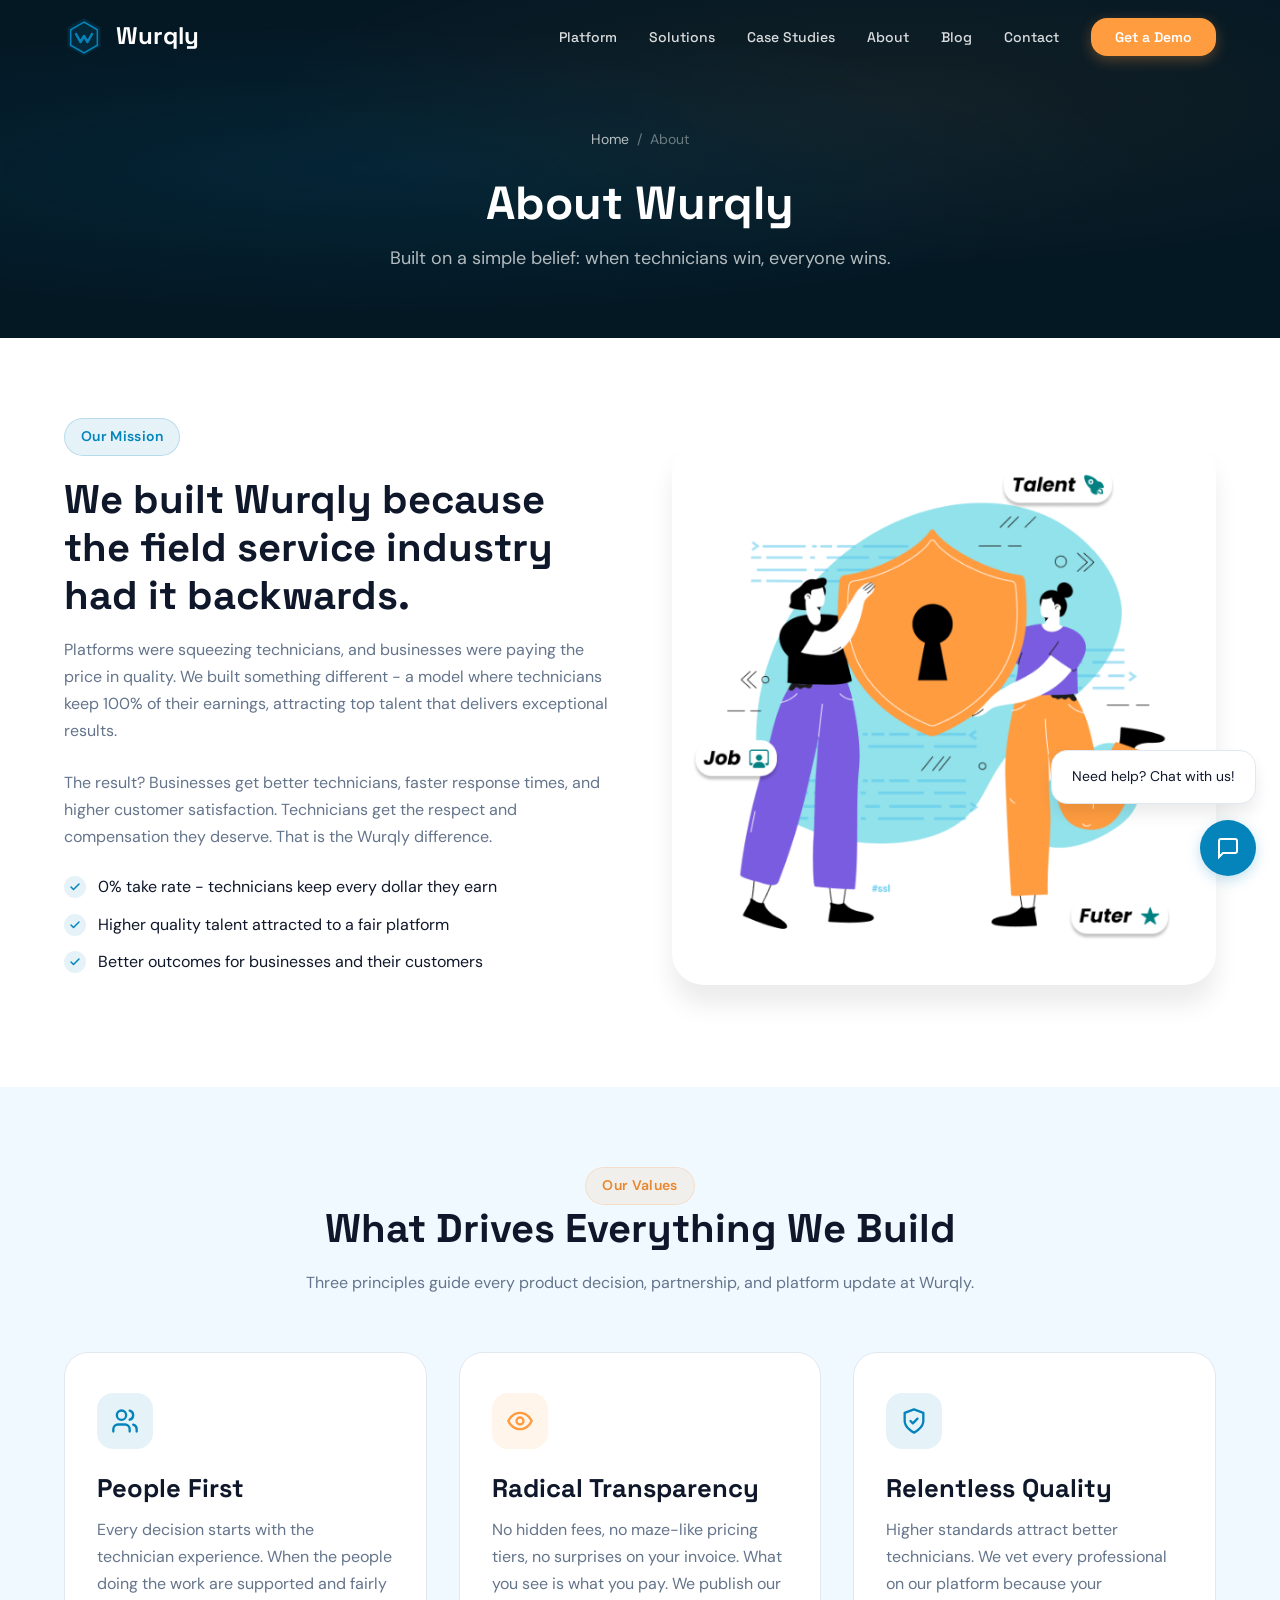
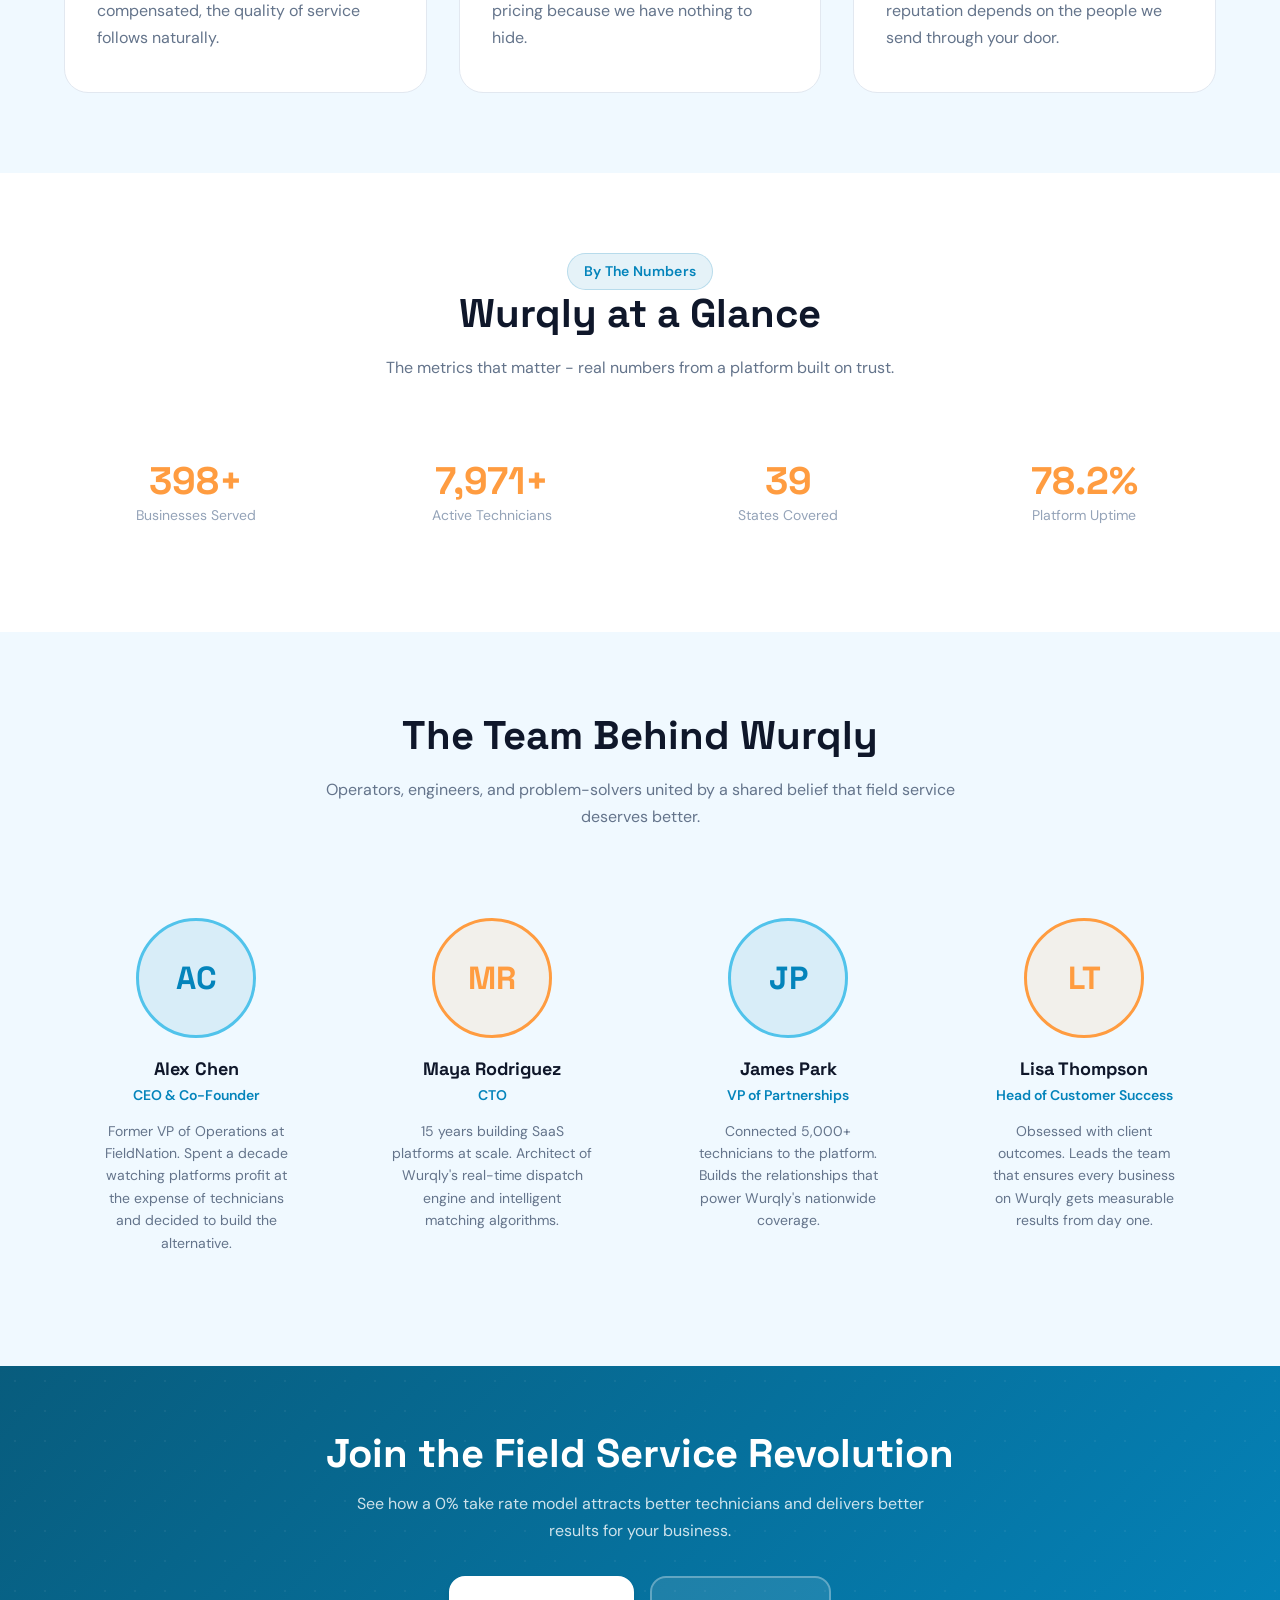
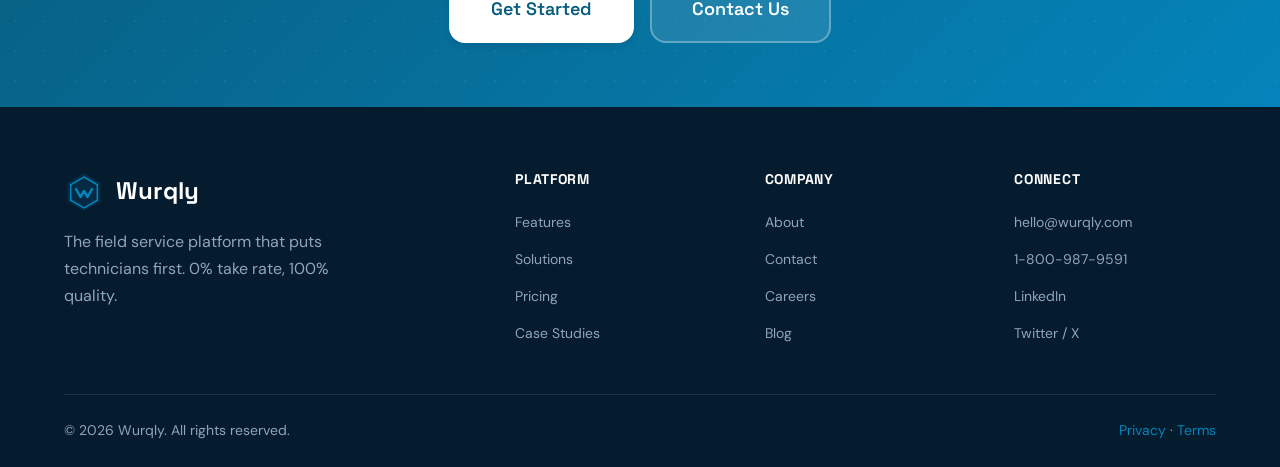
<file: about.html>
<!DOCTYPE html>
<html lang="en">
<head>
  <meta charset="UTF-8">
  <meta name="viewport" content="width=device-width, initial-scale=1.0">
  <title>About Wurqly | The People-First Field Service Platform</title>
  <meta name="description" content="Learn about Wurqly's mission to transform field service management by putting technicians first. Our 0% take rate model drives quality, trust, and results.">
  <link rel="canonical" href="https://wurqly.com/about.html">

  <!-- Open Graph -->
  <meta property="og:title" content="About Wurqly | The People-First Field Service Platform">
  <meta property="og:description" content="Learn about Wurqly's mission to transform field service management by putting technicians first. Our 0% take rate model drives quality, trust, and results.">
  <meta property="og:type" content="website">
  <meta property="og:url" content="https://wurqly.com/about.html">
  <meta property="og:site_name" content="Wurqly">
  <meta property="og:image" content="https://wurqly.com/images/og-image.png">

  <link rel="icon" type="image/x-icon" href="https://wurqly.com/css/images/favicons/favicon.ico">

  <!-- Twitter -->
  <meta name="twitter:card" content="summary_large_image">
  <meta name="twitter:title" content="About Wurqly | The People-First Field Service Platform">
  <meta name="twitter:description" content="Learn about Wurqly's mission to transform field service management by putting technicians first. Our 0% take rate model drives quality, trust, and results.">

  <!-- Fonts -->
  <link rel="preconnect" href="https://fonts.googleapis.com">
  <link rel="preconnect" href="https://fonts.gstatic.com" crossorigin>
  <link href="https://fonts.googleapis.com/css2?family=Space+Grotesk:wght@400;500;600;700;800&family=DM+Sans:ital,opsz,wght@0,9..40,400;0,9..40,500;0,9..40,600;0,9..40,700;1,9..40,400&display=swap" rel="stylesheet">

  <!-- Styles -->
  <link rel="stylesheet" href="css/styles.css">

  <!-- JSON-LD BreadcrumbList -->
  <script type="application/ld+json">
  {
    "@context": "https://schema.org",
    "@type": "BreadcrumbList",
    "itemListElement": [
      {
        "@type": "ListItem",
        "position": 1,
        "name": "Home",
        "item": "https://wurqly.com/"
      },
      {
        "@type": "ListItem",
        "position": 2,
        "name": "About",
        "item": "https://wurqly.com/about.html"
      }
    ]
  }
  </script>
</head>
<body>
<a href="#main-content" class="skip-link">Skip to content</a>

  <!-- ====== HEADER ====== -->
  <header class="site-header">
    <div class="container">
      <nav class="nav-inner">
        <a href="index.html" class="logo">
          <svg class="logo-icon" viewBox="0 0 40 40" fill="none">
            <path d="M20 2L36.66 11.5V30.5L20 40L3.34 30.5V11.5L20 2Z" fill="currentColor" opacity="0.15"/>
            <path d="M20 6L33.32 13.75V29.25L20 37L6.68 29.25V13.75L20 6Z" stroke="currentColor" stroke-width="1.5" fill="none"/>
            <path d="M12 18L16.5 26L20 20L23.5 26L28 18" stroke="currentColor" stroke-width="2.5" stroke-linecap="round" stroke-linejoin="round" fill="none"/>
          </svg>
          <span class="logo-text">Wurqly</span>
        </a>
        <ul class="nav-links">
          <li><a href="services.html" class="nav-link">Platform</a></li>
          <li><a href="services.html#solutions" class="nav-link">Solutions</a></li>
          <li><a href="case-studies.html" class="nav-link">Case Studies</a></li>
          <li><a href="about.html" class="nav-link">About</a></li>
          <li><a href="blog.html" class="nav-link">Blog</a></li>
          <li><a href="contact.html" class="nav-link">Contact</a></li>
          <li><a href="contact.html" class="nav-link nav-cta">Get a Demo</a></li>
        </ul>
        <button id="menu-toggle" class="menu-toggle" aria-label="Toggle menu" aria-expanded="false">
          <svg viewBox="0 0 24 24" fill="none" stroke="currentColor" stroke-width="2"><line x1="3" y1="6" x2="21" y2="6"/><line x1="3" y1="12" x2="21" y2="12"/><line x1="3" y1="18" x2="21" y2="18"/></svg>
        </button>
      </nav>
    </div>
  </header>

  <!-- Mobile Menu -->
  <nav class="mobile-menu" id="mobile-menu" aria-label="Mobile navigation">
    <a href="index.html">Home</a>
    <a href="services.html">Platform</a>
    <a href="services.html#solutions">Solutions</a>
    <a href="case-studies.html">Case Studies</a>
    <a href="about.html">About</a>
    <a href="blog.html">Blog</a>
    <a href="contact.html">Contact</a>
    <a href="contact.html" class="btn btn-primary mobile-menu-cta">Get a Demo</a>
  </nav>

  <main id="main-content">
  <!-- ====== MINI HERO ====== -->
  <section class="mini-hero">
    <div class="hero-grid"></div>
    <div class="container">
      <div class="mini-hero-content">
        <nav class="breadcrumb" aria-label="Breadcrumb">
          <a href="index.html">Home</a>
          <span>/</span>
          <span class="breadcrumb-current">About</span>
        </nav>
        <h1>About Wurqly</h1>
        <p>Built on a simple belief: when technicians win, everyone wins.</p>
      </div>
    </div>
  </section>

  <!-- ====== MISSION SECTION (Split Layout) ====== -->
  <section class="section">
    <div class="container">
      <div class="split-section reveal">
        <div class="split-content">
          <span class="badge badge-primary mb-1-25">Our Mission</span>
          <h2>We built Wurqly because the field service industry had it backwards.</h2>
          <p>Platforms were squeezing technicians, and businesses were paying the price in quality. We built something different - a model where technicians keep 100% of their earnings, attracting top talent that delivers exceptional results.</p>
          <p>The result? Businesses get better technicians, faster response times, and higher customer satisfaction. Technicians get the respect and compensation they deserve. That is the Wurqly difference.</p>
          <ul class="check-list mt-1-5">
            <li>0% take rate - technicians keep every dollar they earn</li>
            <li>Higher quality talent attracted to a fair platform</li>
            <li>Better outcomes for businesses and their customers</li>
          </ul>
        </div>
        <div class="split-image">
          <img src="images/Group29.png" alt="Wurqly team collaborating on field service solutions" loading="lazy">
        </div>
      </div>
    </div>
  </section>

  <!-- ====== VALUES / APPROACH ====== -->
  <section class="section section-alt">
    <div class="container">
      <div class="section-header reveal">
        <span class="badge badge-accent">Our Values</span>
        <h2>What Drives Everything We Build</h2>
        <p>Three principles guide every product decision, partnership, and platform update at Wurqly.</p>
      </div>
      <div class="features-grid">
        <!-- Card 1 -->
        <div class="feature-card reveal reveal-delay-1">
          <div class="feature-icon feature-icon-primary">
            <svg xmlns="http://www.w3.org/2000/svg" width="28" height="28" viewBox="0 0 24 24" fill="none" stroke="currentColor" stroke-width="2" stroke-linecap="round" stroke-linejoin="round"><path d="M16 21v-2a4 4 0 0 0-4-4H6a4 4 0 0 0-4 4v2"/><circle cx="9" cy="7" r="4"/><path d="M22 21v-2a4 4 0 0 0-3-3.87"/><path d="M16 3.13a4 4 0 0 1 0 7.75"/></svg>
          </div>
          <h3>People First</h3>
          <p>Every decision starts with the technician experience. When the people doing the work are supported and fairly compensated, the quality of service follows naturally.</p>
        </div>
        <!-- Card 2 -->
        <div class="feature-card reveal reveal-delay-2">
          <div class="feature-icon feature-icon-accent">
            <svg xmlns="http://www.w3.org/2000/svg" width="28" height="28" viewBox="0 0 24 24" fill="none" stroke="currentColor" stroke-width="2" stroke-linecap="round" stroke-linejoin="round"><path d="M2 12s3-7 10-7 10 7 10 7-3 7-10 7-10-7-10-7Z"/><circle cx="12" cy="12" r="3"/></svg>
          </div>
          <h3>Radical Transparency</h3>
          <p>No hidden fees, no maze-like pricing tiers, no surprises on your invoice. What you see is what you pay. We publish our pricing because we have nothing to hide.</p>
        </div>
        <!-- Card 3 -->
        <div class="feature-card reveal reveal-delay-3">
          <div class="feature-icon feature-icon-primary">
            <svg xmlns="http://www.w3.org/2000/svg" width="28" height="28" viewBox="0 0 24 24" fill="none" stroke="currentColor" stroke-width="2" stroke-linecap="round" stroke-linejoin="round"><path d="M12 22s8-4 8-10V5l-8-3-8 3v7c0 6 8 10 8 10z"/><path d="m9 12 2 2 4-4"/></svg>
          </div>
          <h3>Relentless Quality</h3>
          <p>Higher standards attract better technicians. We vet every professional on our platform because your reputation depends on the people we send through your door.</p>
        </div>
      </div>
    </div>
  </section>

  <!-- ====== BY THE NUMBERS ====== -->
  <section class="section">
    <div class="container">
      <div class="section-header reveal">
        <span class="badge badge-primary">By The Numbers</span>
        <h2>Wurqly at a Glance</h2>
        <p>The metrics that matter - real numbers from a platform built on trust.</p>
      </div>
      <div class="stats-grid reveal">
        <div class="stat-card">
          <div class="stat-number" data-count="500" data-suffix="+">0</div>
          <div class="stat-label">Businesses Served</div>
        </div>
        <div class="stat-card">
          <div class="stat-number" data-count="10000" data-suffix="+">0</div>
          <div class="stat-label">Active Technicians</div>
        </div>
        <div class="stat-card">
          <div class="stat-number" data-count="50">0</div>
          <div class="stat-label">States Covered</div>
        </div>
        <div class="stat-card">
          <div class="stat-number" data-count="99" data-suffix=".2%">0</div>
          <div class="stat-label">Platform Uptime</div>
        </div>
      </div>
    </div>
  </section>

  <!-- ====== TEAM SECTION ====== -->
  <section class="section section-alt">
    <div class="container">
      <div class="section-header reveal">
        <h2>The Team Behind Wurqly</h2>
        <p>Operators, engineers, and problem-solvers united by a shared belief that field service deserves better.</p>
      </div>
      <div class="team-grid reveal">
        <!-- Alex Chen -->
        <div class="team-card">
          <div class="team-avatar team-avatar-initials team-avatar-primary">
            <span class="team-initials team-initials-primary">AC</span>
          </div>
          <h3>Alex Chen</h3>
          <p class="team-role">CEO & Co-Founder</p>
          <p class="team-bio">Former VP of Operations at FieldNation. Spent a decade watching platforms profit at the expense of technicians and decided to build the alternative.</p>
        </div>
        <!-- Maya Rodriguez -->
        <div class="team-card">
          <div class="team-avatar team-avatar-initials team-avatar-accent">
            <span class="team-initials team-initials-accent">MR</span>
          </div>
          <h3>Maya Rodriguez</h3>
          <p class="team-role">CTO</p>
          <p class="team-bio">15 years building SaaS platforms at scale. Architect of Wurqly's real-time dispatch engine and intelligent matching algorithms.</p>
        </div>
        <!-- James Park -->
        <div class="team-card">
          <div class="team-avatar team-avatar-initials team-avatar-primary">
            <span class="team-initials team-initials-primary">JP</span>
          </div>
          <h3>James Park</h3>
          <p class="team-role">VP of Partnerships</p>
          <p class="team-bio">Connected 5,000+ technicians to the platform. Builds the relationships that power Wurqly's nationwide coverage.</p>
        </div>
        <!-- Lisa Thompson -->
        <div class="team-card">
          <div class="team-avatar team-avatar-initials team-avatar-accent">
            <span class="team-initials team-initials-accent">LT</span>
          </div>
          <h3>Lisa Thompson</h3>
          <p class="team-role">Head of Customer Success</p>
          <p class="team-bio">Obsessed with client outcomes. Leads the team that ensures every business on Wurqly gets measurable results from day one.</p>
        </div>
      </div>
    </div>
  </section>

  <!-- ====== CTA BAND ====== -->
  <section class="cta-band">
    <div class="container">
      <h2>Join the Field Service Revolution</h2>
      <p class="cta-band-desc">See how a 0% take rate model attracts better technicians and delivers better results for your business.</p>
      <div class="cta-band-actions">
        <a href="contact.html" class="btn btn-white btn-lg">Get Started</a>
        <a href="contact.html" class="btn btn-ghost btn-lg">Contact Us</a>
      </div>
    </div>
  </section>

  </main>

  <!-- ====== FOOTER ====== -->
  <footer class="site-footer">
    <div class="container">
      <div class="footer-grid">
        <!-- Brand -->
        <div class="footer-brand">
          <a href="index.html" class="logo">
            <svg class="logo-icon" viewBox="0 0 40 40" fill="none">
              <path d="M20 2L36.66 11.5V30.5L20 40L3.34 30.5V11.5L20 2Z" fill="currentColor" opacity="0.15"/>
              <path d="M20 6L33.32 13.75V29.25L20 37L6.68 29.25V13.75L20 6Z" stroke="currentColor" stroke-width="1.5" fill="none"/>
              <path d="M12 18L16.5 26L20 20L23.5 26L28 18" stroke="currentColor" stroke-width="2.5" stroke-linecap="round" stroke-linejoin="round" fill="none"/>
            </svg>
            <span class="logo-text">Wurqly</span>
          </a>
          <p>The field service platform that puts technicians first. 0% take rate, 100% quality.</p>
        </div>
        <!-- Platform -->
        <div>
          <h4 class="footer-heading">Platform</h4>
          <ul class="footer-links">
            <li><a href="services.html">Features</a></li>
            <li><a href="services.html#solutions">Solutions</a></li>
            <li><a href="services.html">Pricing</a></li>
            <li><a href="case-studies.html">Case Studies</a></li>
          </ul>
        </div>
        <!-- Company -->
        <div>
          <h4 class="footer-heading">Company</h4>
          <ul class="footer-links">
            <li><a href="about.html">About</a></li>
            <li><a href="contact.html">Contact</a></li>
            <li><a href="contact.html">Careers</a></li>
            <li><a href="index.html">Blog</a></li>
          </ul>
        </div>
        <!-- Connect -->
        <div>
          <h4 class="footer-heading">Connect</h4>
          <ul class="footer-links">
            <li><a href="mailto:hello@wurqly.com">hello@wurqly.com</a></li>
            <li><a href="tel:+18009879591">1-800-987-9591</a></li>
            <li><a href="https://linkedin.com/company/wurqly" target="_blank" rel="noopener">LinkedIn</a></li>
            <li><a href="https://twitter.com/wurqly" target="_blank" rel="noopener">Twitter / X</a></li>
          </ul>
        </div>
      </div>
      <div class="footer-bottom">
        <span>&copy; 2026 Wurqly. All rights reserved.</span>
        <span><a href="privacy.html">Privacy</a> &middot; <a href="terms.html">Terms</a></span>
      </div>
    </div>
  </footer>

  <!-- ====== MOBILE CTA BAR ====== -->
  <div class="mobile-cta-bar">
    <a href="tel:+18009879591" class="mobile-cta-btn mobile-cta-call">
      <svg xmlns="http://www.w3.org/2000/svg" width="18" height="18" viewBox="0 0 24 24" fill="none" stroke="currentColor" stroke-width="2" stroke-linecap="round" stroke-linejoin="round"><path d="M22 16.92v3a2 2 0 0 1-2.18 2 19.79 19.79 0 0 1-8.63-3.07 19.5 19.5 0 0 1-6-6 19.79 19.79 0 0 1-3.07-8.67A2 2 0 0 1 4.11 2h3a2 2 0 0 1 2 1.72 12.84 12.84 0 0 0 .7 2.81 2 2 0 0 1-.45 2.11L8.09 9.91a16 16 0 0 0 6 6l1.27-1.27a2 2 0 0 1 2.11-.45 12.84 12.84 0 0 0 2.81.7A2 2 0 0 1 22 16.92z"/></svg>
      Call Us
    </a>
    <a href="contact.html" class="mobile-cta-btn mobile-cta-book">
      <svg xmlns="http://www.w3.org/2000/svg" width="18" height="18" viewBox="0 0 24 24" fill="none" stroke="currentColor" stroke-width="2" stroke-linecap="round" stroke-linejoin="round"><rect x="3" y="4" width="18" height="18" rx="2" ry="2"/><line x1="16" y1="2" x2="16" y2="6"/><line x1="8" y1="2" x2="8" y2="6"/><line x1="3" y1="10" x2="21" y2="10"/></svg>
      Get a Demo
    </a>
  </div>

  <!-- ====== CHATBOT WIDGET ====== -->
  <div id="chatbot-bubble" class="chatbot-bubble">Need help? Chat with us!</div>
  <button id="chatbot-trigger" class="chatbot-trigger" onclick="toggleChatbot()" aria-label="Open chat">
    <svg width="24" height="24" viewBox="0 0 24 24" fill="none" stroke="currentColor" stroke-width="2"><path d="M21 15a2 2 0 01-2 2H7l-4 4V5a2 2 0 012-2h14a2 2 0 012 2z"/></svg>
  </button>
  <div id="chatbot-panel" class="chatbot-panel">
    <div class="chatbot-header">
      <h4>Wurqly Assistant</h4>
      <button onclick="toggleChatbot()" class="chatbot-close-btn" aria-label="Close chat">&times;</button>
    </div>
    <div id="chatbot-messages" class="chatbot-messages"></div>
    <div class="chatbot-input-area">
      <input type="text" id="chatbot-input" placeholder="Type a message..." autocomplete="off">
      <button onclick="handleChatSend()">Send</button>
    </div>
  </div>

  <!-- Scripts -->
  <script src="js/shared.js"></script>
  <script src="js/chatbot-widget.js"></script>

</body>
</html>
</file>
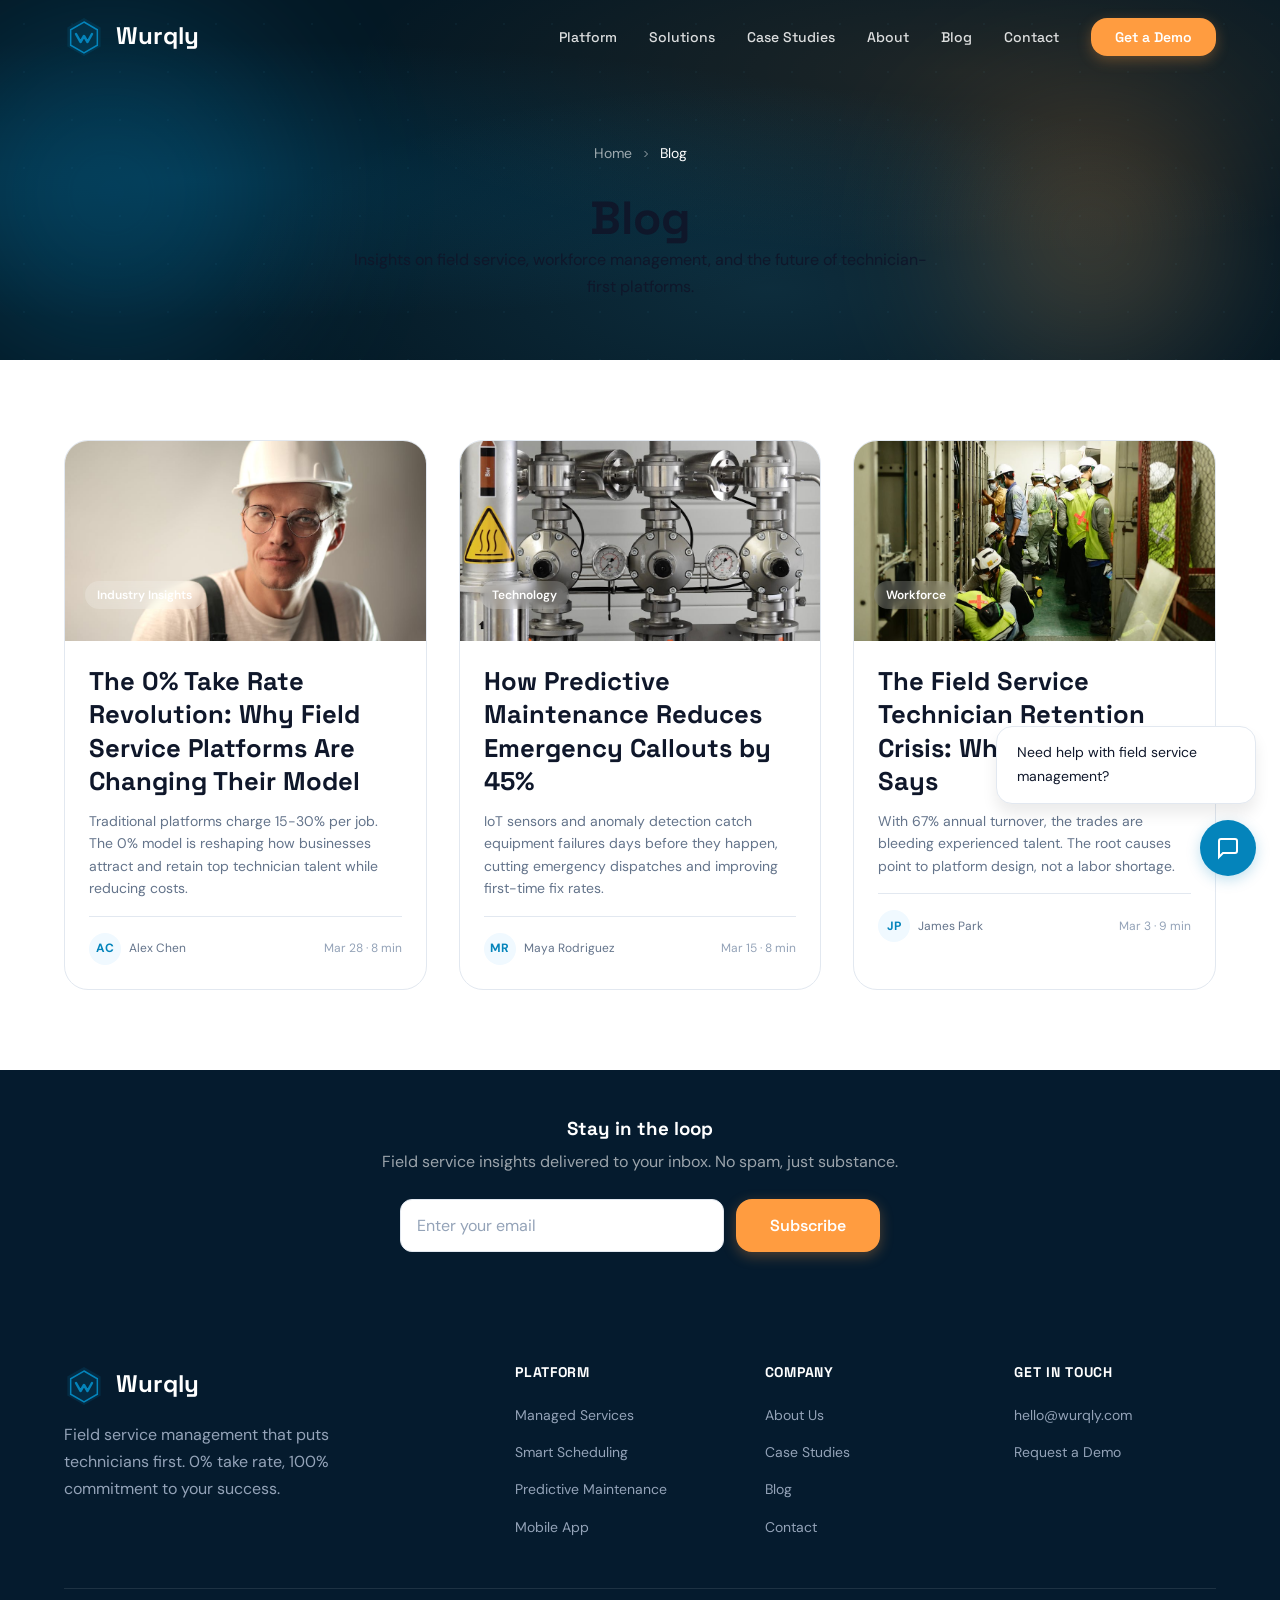
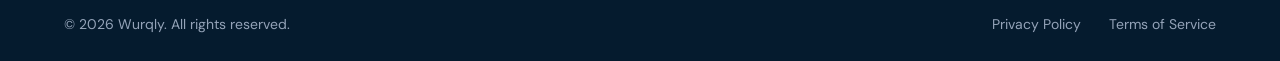
<file: blog.html>
<!DOCTYPE html>
<html lang="en">
<head>
  <meta charset="UTF-8">
  <meta name="viewport" content="width=device-width, initial-scale=1.0">
  <title>Blog | Wurqly - Field Service Insights</title>
  <meta name="description" content="Insights on field service management, workforce retention, predictive maintenance, and the future of technician-first platforms from the Wurqly team.">
  <meta name="robots" content="index, follow">
  <link rel="canonical" href="https://wurqly.com/blog.html">

  <!-- Open Graph -->
  <meta property="og:title" content="Blog | Wurqly - Field Service Insights">
  <meta property="og:description" content="Insights on field service management, workforce retention, predictive maintenance, and the future of technician-first platforms.">
  <meta property="og:type" content="website">
  <meta property="og:url" content="https://wurqly.com/blog.html">
  <meta property="og:site_name" content="Wurqly">
  <meta property="og:image" content="https://wurqly.com/images/og-image.png">

  <!-- Twitter -->
  <meta name="twitter:card" content="summary_large_image">
  <meta name="twitter:title" content="Blog | Wurqly">
  <meta name="twitter:description" content="Expert perspectives on field service management and technician empowerment.">

  <!-- Favicon -->
  <link rel="icon" type="image/x-icon" href="https://wurqly.com/css/images/favicons/favicon.ico">

  <!-- Fonts -->
  <link rel="preconnect" href="https://fonts.googleapis.com">
  <link rel="preconnect" href="https://fonts.gstatic.com" crossorigin>
  <link href="https://fonts.googleapis.com/css2?family=Space+Grotesk:wght@400;500;600;700;800&family=DM+Sans:ital,wght@0,400;0,500;0,600;0,700;1,400&display=swap" rel="stylesheet">

  <!-- Custom CSS -->
  <link rel="stylesheet" href="css/styles.css">

  <!-- JSON-LD: BreadcrumbList -->
  <script type="application/ld+json">
  {
    "@context": "https://schema.org",
    "@type": "BreadcrumbList",
    "itemListElement": [
      { "@type": "ListItem", "position": 1, "name": "Home", "item": "https://wurqly.com/" },
      { "@type": "ListItem", "position": 2, "name": "Blog", "item": "https://wurqly.com/blog.html" }
    ]
  }
  </script>
</head>
<body>
<a href="#main-content" class="skip-link">Skip to content</a>

  <!-- ========== HEADER ========== -->
  <header class="site-header">
    <div class="container">
      <nav class="nav-inner">
        <a href="index.html" class="logo">
          <svg class="logo-icon" viewBox="0 0 40 40" fill="none">
            <path d="M20 2L36.66 11.5V30.5L20 40L3.34 30.5V11.5L20 2Z" fill="currentColor" opacity="0.15"/>
            <path d="M20 6L33.32 13.75V29.25L20 37L6.68 29.25V13.75L20 6Z" stroke="currentColor" stroke-width="1.5" fill="none"/>
            <path d="M12 18L16.5 26L20 20L23.5 26L28 18" stroke="currentColor" stroke-width="2.5" stroke-linecap="round" stroke-linejoin="round" fill="none"/>
          </svg>
          <span class="logo-text">Wurqly</span>
        </a>
        <ul class="nav-links">
          <li><a href="services.html" class="nav-link">Platform</a></li>
          <li><a href="services.html#solutions" class="nav-link">Solutions</a></li>
          <li><a href="case-studies.html" class="nav-link">Case Studies</a></li>
          <li><a href="about.html" class="nav-link">About</a></li>
          <li><a href="blog.html" class="nav-link">Blog</a></li>
          <li><a href="contact.html" class="nav-link">Contact</a></li>
          <li><a href="contact.html" class="nav-link nav-cta">Get a Demo</a></li>
        </ul>
        <button id="menu-toggle" class="menu-toggle" aria-label="Toggle menu" aria-expanded="false">
          <svg viewBox="0 0 24 24" fill="none" stroke="currentColor" stroke-width="2"><line x1="3" y1="6" x2="21" y2="6"/><line x1="3" y1="12" x2="21" y2="12"/><line x1="3" y1="18" x2="21" y2="18"/></svg>
        </button>
      </nav>
    </div>
  </header>

  <!-- Mobile Menu -->
  <nav class="mobile-menu" id="mobile-menu" aria-label="Mobile navigation">
    <a href="index.html">Home</a>
    <a href="services.html">Platform</a>
    <a href="case-studies.html">Case Studies</a>
    <a href="about.html">About</a>
    <a href="blog.html">Blog</a>
    <a href="contact.html">Contact</a>
    <a href="contact.html" class="btn btn-primary mobile-menu-cta">Get a Demo</a>
  </nav>

  <main id="main-content">

  <!-- ========== MINI HERO ========== -->
  <section class="hero" style="min-height:40vh;">
    <div class="hero-bg">
      <div class="hero-grid"></div>
      <div class="hero-orb hero-orb-1"></div>
      <div class="hero-orb hero-orb-2"></div>
    </div>
    <div class="container hero-content" style="text-align:center;">
      <nav aria-label="Breadcrumb" class="hero-badge" style="margin-bottom:1.5rem;">
        <span style="display:inline-flex;align-items:center;gap:0.5rem;color:rgba(255,255,255,0.6);font-size:var(--text-sm);">
          <a href="index.html" style="color:rgba(255,255,255,0.6);text-decoration:none;">Home</a>
          <svg width="12" height="12" viewBox="0 0 24 24" fill="none" stroke="currentColor" stroke-width="2"><polyline points="9 18 15 12 9 6"/></svg>
          <span style="color:#FFFFFF;">Blog</span>
        </span>
      </nav>
      <h1 class="hero-title" style="font-size:var(--text-h1);">Blog</h1>
      <p class="hero-sub" style="max-width:600px;margin:0 auto;">Insights on field service, workforce management, and the future of technician-first platforms.</p>
    </div>
  </section>

  <!-- ========== BLOG LISTING ========== -->
  <section class="section reveal">
    <div class="container">
      <div class="blog-cards-grid">

        <!-- Card 1 -->
        <a href="blog/zero-percent-take-rate-revolution.html" class="blog-card">
          <div class="blog-card-image">
            <img src="images/blog/blog-take-rate.jpg" alt="Confident field service worker in hard hat" loading="lazy" style="width:100%;height:100%;object-fit:cover;">
            <span class="blog-card-category">Industry Insights</span>
          </div>
          <div class="blog-card-body">
            <h3 class="blog-card-title">The 0% Take Rate Revolution: Why Field Service Platforms Are Changing Their Model</h3>
            <p class="blog-card-excerpt">Traditional platforms charge 15-30% per job. The 0% model is reshaping how businesses attract and retain top technician talent while reducing costs.</p>
            <div class="blog-card-footer">
              <div class="blog-card-author">
                <div class="blog-card-avatar">AC</div>
                <span class="blog-card-meta">Alex Chen</span>
              </div>
              <span class="blog-card-read">Mar 28 &middot; 8 min</span>
            </div>
          </div>
        </a>

        <!-- Card 2 -->
        <a href="blog/predictive-maintenance-reduces-costs.html" class="blog-card">
          <div class="blog-card-image">
            <img src="images/blog/blog-predictive-maintenance.jpg" alt="Industrial pipes with pressure gauges for predictive maintenance" loading="lazy" style="width:100%;height:100%;object-fit:cover;">
            <span class="blog-card-category">Technology</span>
          </div>
          <div class="blog-card-body">
            <h3 class="blog-card-title">How Predictive Maintenance Reduces Emergency Callouts by 45%</h3>
            <p class="blog-card-excerpt">IoT sensors and anomaly detection catch equipment failures days before they happen, cutting emergency dispatches and improving first-time fix rates.</p>
            <div class="blog-card-footer">
              <div class="blog-card-author">
                <div class="blog-card-avatar">MR</div>
                <span class="blog-card-meta">Maya Rodriguez</span>
              </div>
              <span class="blog-card-read">Mar 15 &middot; 8 min</span>
            </div>
          </div>
        </a>

        <!-- Card 3 -->
        <a href="blog/technician-retention-crisis.html" class="blog-card">
          <div class="blog-card-image">
            <img src="images/blog/blog-retention-crisis.jpg" alt="Team of field service technicians in safety vests" loading="lazy" style="width:100%;height:100%;object-fit:cover;">
            <span class="blog-card-category">Workforce</span>
          </div>
          <div class="blog-card-body">
            <h3 class="blog-card-title">The Field Service Technician Retention Crisis: What the Data Says</h3>
            <p class="blog-card-excerpt">With 67% annual turnover, the trades are bleeding experienced talent. The root causes point to platform design, not a labor shortage.</p>
            <div class="blog-card-footer">
              <div class="blog-card-author">
                <div class="blog-card-avatar">JP</div>
                <span class="blog-card-meta">James Park</span>
              </div>
              <span class="blog-card-read">Mar 3 &middot; 9 min</span>
            </div>
          </div>
        </a>

      </div>
    </div>
  </section>

  <!-- ========== NEWSLETTER ========== -->
  <section class="newsletter-section reveal">
    <div class="container">
      <h3 style="color:#FFFFFF;margin-bottom:0.5rem;">Stay in the loop</h3>
      <p style="color:rgba(255,255,255,0.6);margin-bottom:0;">Field service insights delivered to your inbox. No spam, just substance.</p>
      <form class="newsletter-form" onsubmit="event.preventDefault();">
        <input type="email" placeholder="Enter your email" class="form-input" required>
        <button type="submit" class="btn btn-primary">Subscribe</button>
      </form>
    </div>
  </section>

  </main>

  <!-- ========== FOOTER ========== -->
  <footer class="site-footer">
    <div class="container">
      <div class="footer-grid">
        <div class="footer-brand">
          <a href="index.html" class="logo" style="margin-bottom:0.5rem;">
            <svg class="logo-icon" viewBox="0 0 40 40" fill="none">
              <path d="M20 2L36.66 11.5V30.5L20 40L3.34 30.5V11.5L20 2Z" fill="currentColor" opacity="0.15"/>
              <path d="M20 6L33.32 13.75V29.25L20 37L6.68 29.25V13.75L20 6Z" stroke="currentColor" stroke-width="1.5" fill="none"/>
              <path d="M12 18L16.5 26L20 20L23.5 26L28 18" stroke="currentColor" stroke-width="2.5" stroke-linecap="round" stroke-linejoin="round" fill="none"/>
            </svg>
            <span class="logo-text">Wurqly</span>
          </a>
          <p>Field service management that puts technicians first. 0% take rate, 100% commitment to your success.</p>
        </div>
        <div>
          <h4 class="footer-heading">Platform</h4>
          <ul class="footer-links">
            <li><a href="services.html">Managed Services</a></li>
            <li><a href="services.html#solutions">Smart Scheduling</a></li>
            <li><a href="services.html">Predictive Maintenance</a></li>
            <li><a href="services.html">Mobile App</a></li>
          </ul>
        </div>
        <div>
          <h4 class="footer-heading">Company</h4>
          <ul class="footer-links">
            <li><a href="about.html">About Us</a></li>
            <li><a href="case-studies.html">Case Studies</a></li>
            <li><a href="blog.html">Blog</a></li>
            <li><a href="contact.html">Contact</a></li>
          </ul>
        </div>
        <div>
          <h4 class="footer-heading">Get in Touch</h4>
          <ul class="footer-links">
            <li><a href="mailto:hello@wurqly.com">hello@wurqly.com</a></li>
            <li><a href="contact.html">Request a Demo</a></li>
          </ul>
        </div>
      </div>
      <div class="footer-bottom">
        <span>&copy; 2026 Wurqly. All rights reserved.</span>
        <span>
          <a href="privacy.html" style="color:var(--text-light);margin-right:1.5rem;">Privacy Policy</a>
          <a href="terms.html" style="color:var(--text-light);">Terms of Service</a>
        </span>
      </div>
    </div>
  </footer>

  <!-- ========== MOBILE CTA BAR ========== -->
  <div class="mobile-cta-bar">
    <a href="tel:+18009879591" class="mobile-cta-btn mobile-cta-call">
      <svg width="18" height="18" viewBox="0 0 24 24" fill="none" stroke="currentColor" stroke-width="2" stroke-linecap="round" stroke-linejoin="round"><path d="M22 16.92v3a2 2 0 01-2.18 2 19.79 19.79 0 01-8.63-3.07 19.5 19.5 0 01-6-6 19.79 19.79 0 01-3.07-8.67A2 2 0 014.11 2h3a2 2 0 012 1.72c.127.96.361 1.903.7 2.81a2 2 0 01-.45 2.11L8.09 9.91a16 16 0 006 6l1.27-1.27a2 2 0 012.11-.45c.907.339 1.85.573 2.81.7A2 2 0 0122 16.92z"/></svg>
      Call Us
    </a>
    <a href="contact.html" class="mobile-cta-btn mobile-cta-book">
      <svg width="18" height="18" viewBox="0 0 24 24" fill="none" stroke="currentColor" stroke-width="2" stroke-linecap="round" stroke-linejoin="round"><rect x="3" y="4" width="18" height="18" rx="2" ry="2"/><line x1="16" y1="2" x2="16" y2="6"/><line x1="8" y1="2" x2="8" y2="6"/><line x1="3" y1="10" x2="21" y2="10"/></svg>
      Book a Demo
    </a>
  </div>

  <!-- ========== CHATBOT WIDGET ========== -->
  <div id="chatbot-bubble" class="chatbot-bubble">Need help with field service management?</div>
  <button id="chatbot-trigger" class="chatbot-trigger" onclick="toggleChatbot()" aria-label="Open chat">
    <svg width="24" height="24" viewBox="0 0 24 24" fill="none" stroke="currentColor" stroke-width="2"><path d="M21 15a2 2 0 01-2 2H7l-4 4V5a2 2 0 012-2h14a2 2 0 012 2z"/></svg>
  </button>
  <div id="chatbot-panel" class="chatbot-panel">
    <div class="chatbot-header">
      <h4>Wurqly Assistant</h4>
      <button onclick="toggleChatbot()" style="background:none;border:none;color:#FFF;cursor:pointer;" aria-label="Close chat">
        <svg width="18" height="18" viewBox="0 0 24 24" fill="none" stroke="currentColor" stroke-width="2"><line x1="18" y1="6" x2="6" y2="18"/><line x1="6" y1="6" x2="18" y2="18"/></svg>
      </button>
    </div>
    <div id="chatbot-messages" class="chatbot-messages"></div>
    <div class="chatbot-input-area">
      <input type="text" id="chatbot-input" placeholder="Type a message..." autocomplete="off">
      <button onclick="handleChatSend()" aria-label="Send message">
        <svg width="18" height="18" viewBox="0 0 24 24" fill="none" stroke="currentColor" stroke-width="2"><line x1="22" y1="2" x2="11" y2="13"/><polygon points="22 2 15 22 11 13 2 9 22 2"/></svg>
      </button>
    </div>
  </div>

  <script src="js/shared.js"></script>
  <script src="js/chatbot-widget.js"></script>
</body>
</html>
</file>
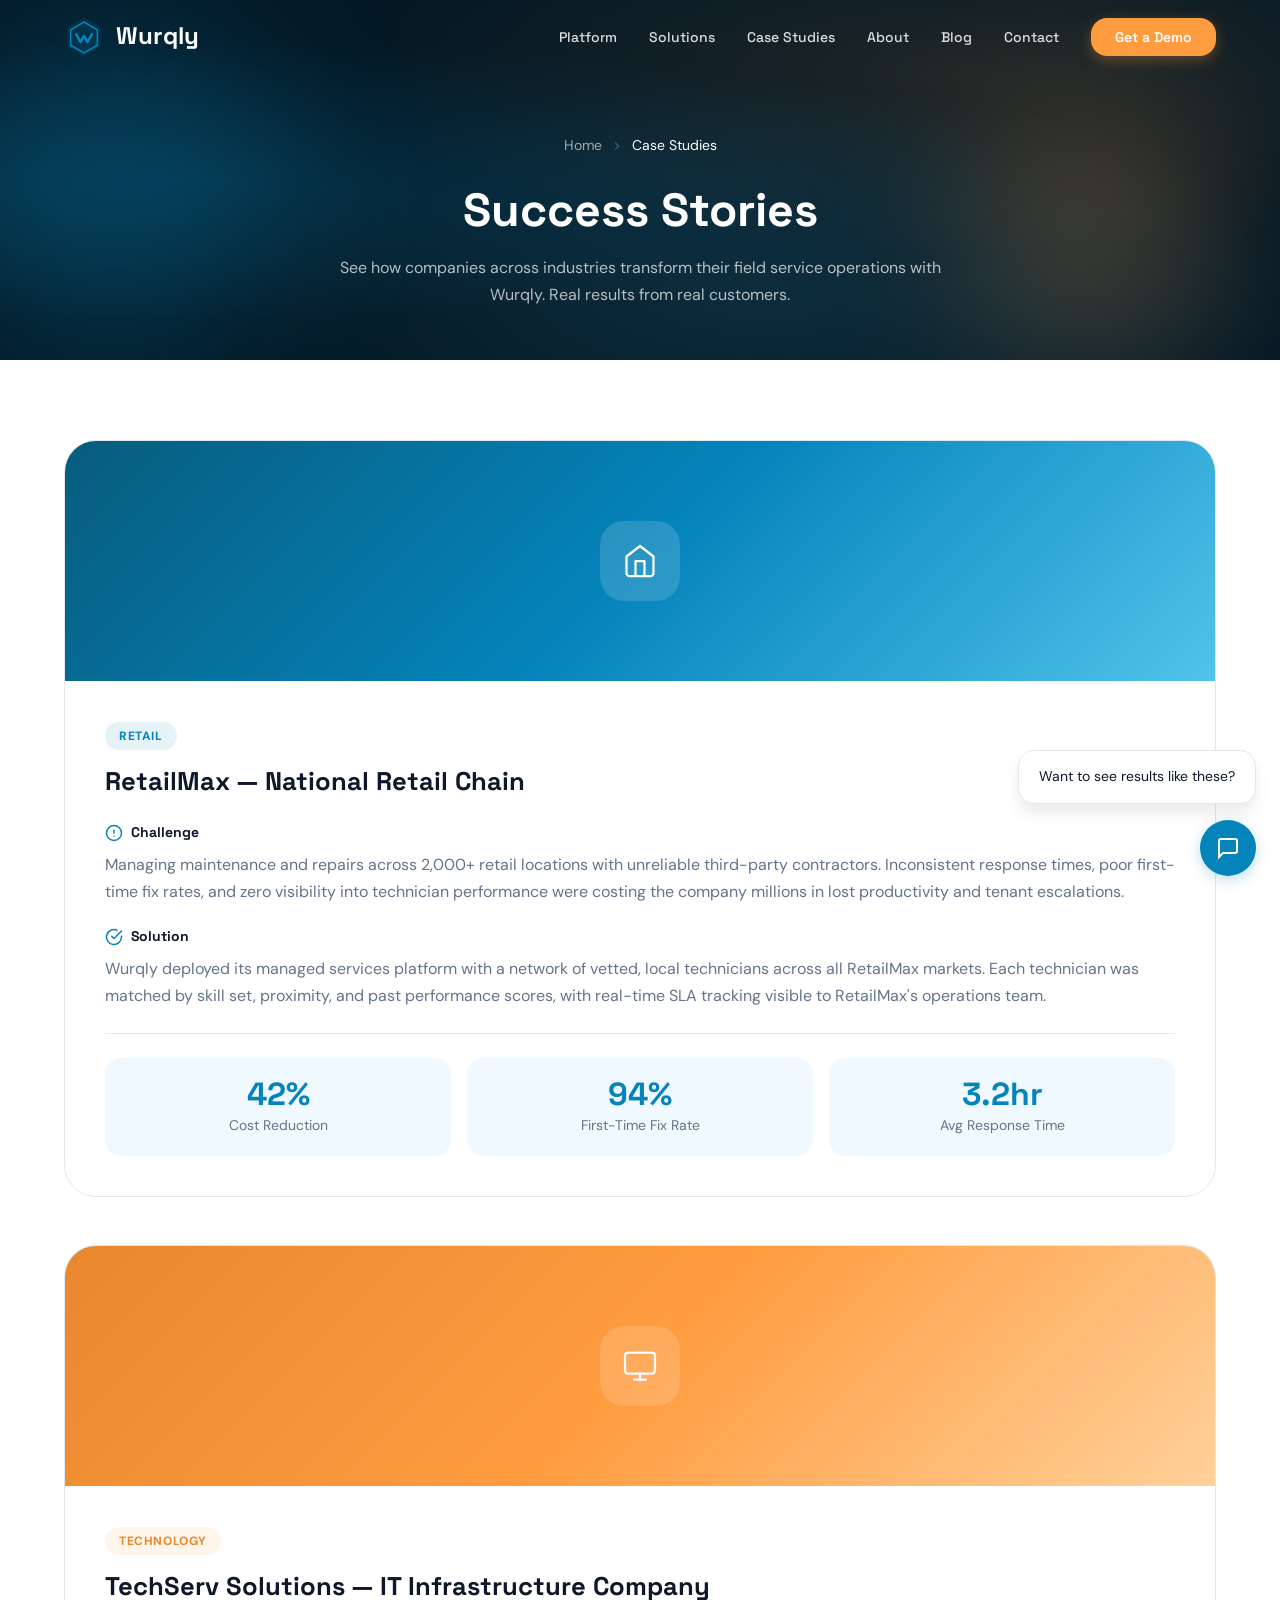
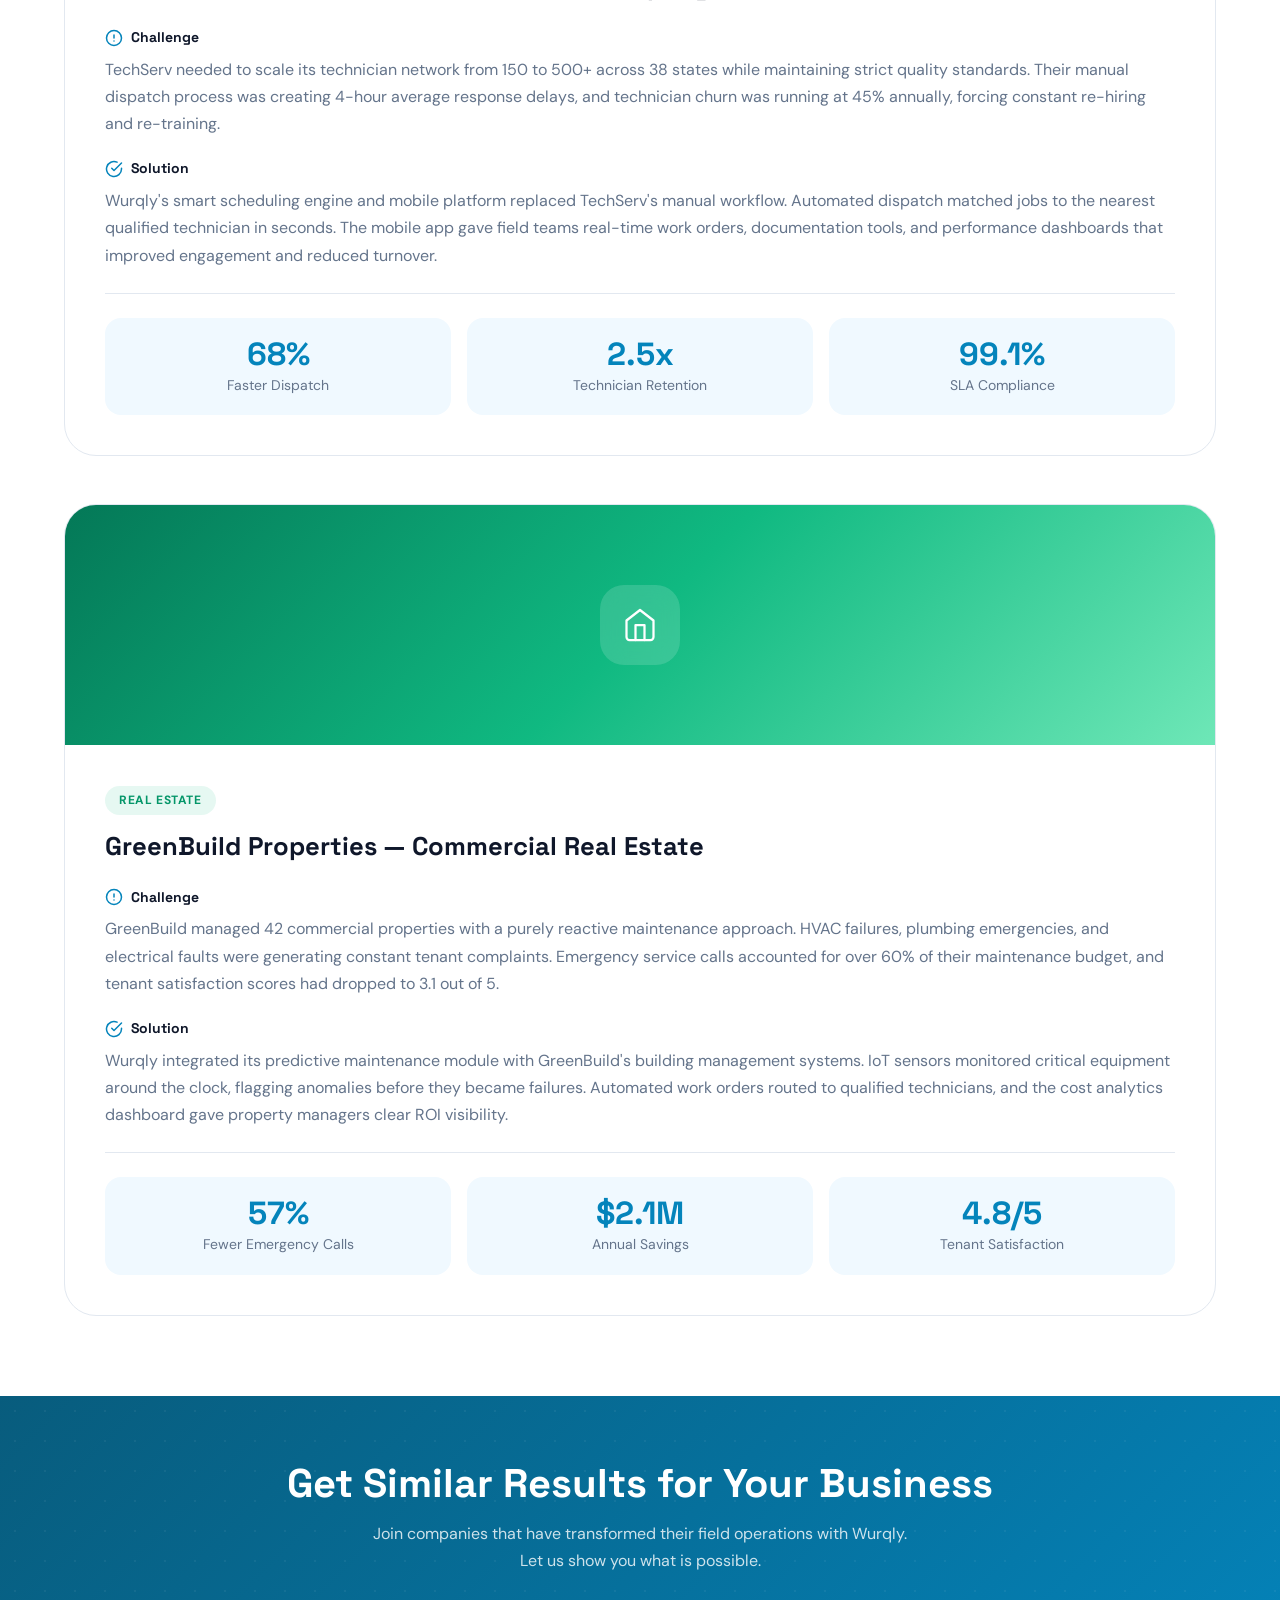
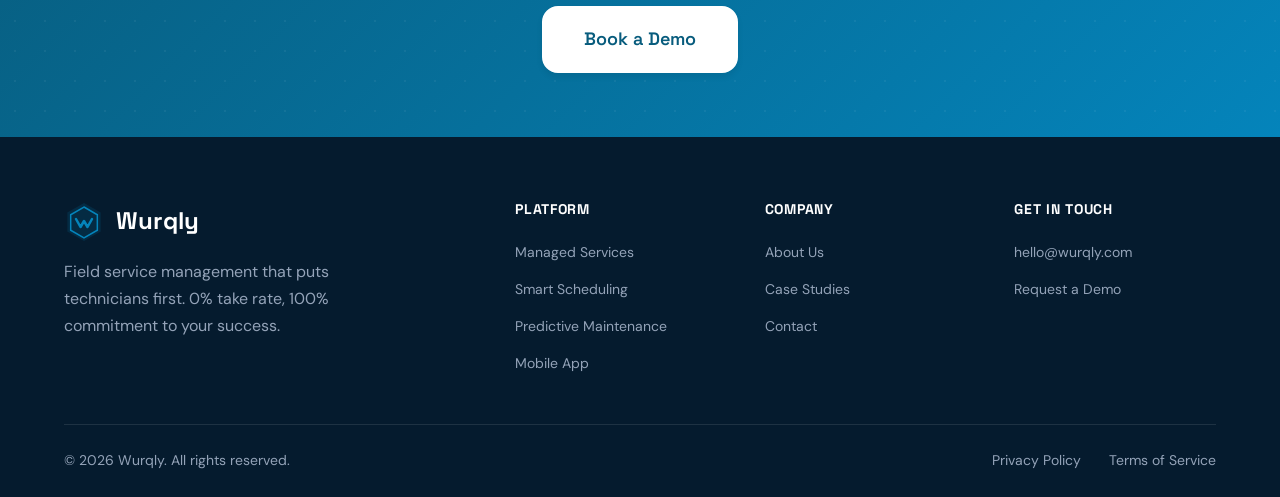
<file: case-studies.html>
<!DOCTYPE html>
<html lang="en">
<head>
  <meta charset="UTF-8">
  <meta name="viewport" content="width=device-width, initial-scale=1.0">
  <title>Case Studies | Wurqly</title>
  <meta name="description" content="See how companies transform their field service operations with Wurqly. Real results from real customers.">
  <link rel="canonical" href="https://wurqly.com/case-studies.html">

  <!-- Open Graph -->
  <meta property="og:title" content="Case Studies | Wurqly">
  <meta property="og:description" content="See how companies transform their field service operations with Wurqly. Real results from real customers.">
  <meta property="og:type" content="website">
  <meta property="og:url" content="https://wurqly.com/case-studies.html">
  <meta property="og:site_name" content="Wurqly">
  <meta property="og:image" content="https://wurqly.com/images/og-image.png">

  <link rel="icon" type="image/x-icon" href="https://wurqly.com/css/images/favicons/favicon.ico">

  <!-- Twitter -->
  <meta name="twitter:card" content="summary_large_image">
  <meta name="twitter:title" content="Case Studies | Wurqly">
  <meta name="twitter:description" content="See how companies transform their field service operations with Wurqly. Real results from real customers.">

  <!-- Fonts -->
  <link rel="preconnect" href="https://fonts.googleapis.com">
  <link rel="preconnect" href="https://fonts.gstatic.com" crossorigin>
  <link href="https://fonts.googleapis.com/css2?family=DM+Sans:ital,opsz,wght@0,9..40,300;0,9..40,400;0,9..40,500;0,9..40,600;0,9..40,700;1,9..40,400&family=Space+Grotesk:wght@400;500;600;700&display=swap" rel="stylesheet">

  <!-- Custom CSS -->
  <link rel="stylesheet" href="css/styles.css">

  <!-- JSON-LD BreadcrumbList -->
  <script type="application/ld+json">
  {
    "@context": "https://schema.org",
    "@type": "BreadcrumbList",
    "itemListElement": [
      {
        "@type": "ListItem",
        "position": 1,
        "name": "Home",
        "item": "https://wurqly.com/"
      },
      {
        "@type": "ListItem",
        "position": 2,
        "name": "Case Studies",
        "item": "https://wurqly.com/case-studies.html"
      }
    ]
  }
  </script>

  <style>
    /* Case Study Cards */
    .case-study-card {
      background: var(--surface);
      border: 1px solid var(--border);
      border-radius: var(--radius-2xl);
      overflow: hidden;
      transition: all 0.3s ease;
    }
    .case-study-card:hover {
      box-shadow: var(--shadow-xl);
      border-color: rgba(4, 132, 187, 0.2);
    }

    .case-study-image {
      height: 240px;
      display: flex;
      align-items: center;
      justify-content: center;
      position: relative;
      overflow: hidden;
    }
    .case-study-image .cs-icon {
      width: 80px;
      height: 80px;
      border-radius: var(--radius-xl);
      background: rgba(255,255,255,0.15);
      backdrop-filter: blur(12px);
      display: flex;
      align-items: center;
      justify-content: center;
      color: #FFFFFF;
    }

    .case-study-body {
      padding: 2.5rem;
    }

    .cs-badge {
      display: inline-block;
      padding: 0.25rem 0.875rem;
      border-radius: var(--radius-full);
      font-size: var(--text-xs);
      font-weight: 700;
      letter-spacing: 0.05em;
      text-transform: uppercase;
      margin-bottom: 1rem;
    }
    .cs-badge-retail { background: rgba(4, 132, 187, 0.1); color: var(--primary); }
    .cs-badge-tech { background: rgba(255, 156, 64, 0.1); color: var(--accent-dark); }
    .cs-badge-realestate { background: rgba(16, 185, 129, 0.1); color: #059669; }

    .case-study-body h3 {
      font-size: var(--text-h3);
      margin-bottom: 1.5rem;
    }

    .cs-section {
      margin-bottom: 1.25rem;
    }
    .cs-section-label {
      display: flex;
      align-items: center;
      gap: 0.5rem;
      font-family: 'Space Grotesk', sans-serif;
      font-weight: 700;
      font-size: var(--text-sm);
      color: var(--text);
      margin-bottom: 0.375rem;
    }
    .cs-section-label svg {
      width: 18px;
      height: 18px;
      color: var(--primary);
      flex-shrink: 0;
    }
    .cs-section p {
      color: var(--text-muted);
      line-height: 1.7;
      font-size: var(--text-body);
    }

    .metrics-grid {
      display: grid;
      grid-template-columns: repeat(3, 1fr);
      gap: 1rem;
      margin-top: 1.5rem;
      padding-top: 1.5rem;
      border-top: 1px solid var(--border);
    }
    @media (max-width: 480px) {
      .metrics-grid { grid-template-columns: 1fr; }
    }

    .metric-card {
      text-align: center;
      padding: 1.25rem 0.75rem;
      border-radius: var(--radius-lg);
      background: var(--bg-alt);
    }
    .metric-value {
      font-family: 'Space Grotesk', sans-serif;
      font-size: clamp(1.5rem, 2.5vw, 2rem);
      font-weight: 700;
      color: var(--primary);
      line-height: 1;
      margin-bottom: 0.375rem;
    }
    .metric-label {
      font-size: var(--text-sm);
      color: var(--text-muted);
      line-height: 1.4;
    }

    .case-studies-list {
      display: flex;
      flex-direction: column;
      gap: 3rem;
    }
  </style>
</head>
<body>
<a href="#main-content" class="skip-link" style="position:absolute;top:-100%;left:0;padding:1rem;background:var(--primary);color:#fff;z-index:9999;transition:top 0.3s;" onfocus="this.style.top='0'" onblur="this.style.top='-100%'">Skip to content</a>

  <!-- ========== HEADER ========== -->
  <header class="site-header">
    <div class="container">
      <nav class="nav-inner">
        <a href="index.html" class="logo">
          <svg class="logo-icon" viewBox="0 0 40 40" fill="none">
            <path d="M20 2L36.66 11.5V30.5L20 40L3.34 30.5V11.5L20 2Z" fill="currentColor" opacity="0.15"/>
            <path d="M20 6L33.32 13.75V29.25L20 37L6.68 29.25V13.75L20 6Z" stroke="currentColor" stroke-width="1.5" fill="none"/>
            <path d="M12 18L16.5 26L20 20L23.5 26L28 18" stroke="currentColor" stroke-width="2.5" stroke-linecap="round" stroke-linejoin="round" fill="none"/>
          </svg>
          <span class="logo-text">Wurqly</span>
        </a>
        <ul class="nav-links">
          <li><a href="services.html" class="nav-link">Platform</a></li>
          <li><a href="services.html#solutions" class="nav-link">Solutions</a></li>
          <li><a href="case-studies.html" class="nav-link">Case Studies</a></li>
          <li><a href="about.html" class="nav-link">About</a></li>
          <li><a href="blog.html" class="nav-link">Blog</a></li>
          <li><a href="contact.html" class="nav-link">Contact</a></li>
          <li><a href="contact.html" class="nav-link nav-cta">Get a Demo</a></li>
        </ul>
        <button id="menu-toggle" class="menu-toggle" aria-label="Toggle menu" aria-expanded="false">
          <svg viewBox="0 0 24 24" fill="none" stroke="currentColor" stroke-width="2"><line x1="3" y1="6" x2="21" y2="6"/><line x1="3" y1="12" x2="21" y2="12"/><line x1="3" y1="18" x2="21" y2="18"/></svg>
        </button>
      </nav>
    </div>
  </header>

  <!-- Mobile Menu -->
  <nav class="mobile-menu" id="mobile-menu" aria-label="Mobile navigation">
    <a href="services.html">Platform</a>
    <a href="services.html#solutions">Solutions</a>
    <a href="case-studies.html">Case Studies</a>
    <a href="about.html">About</a>
    <a href="blog.html">Blog</a>
    <a href="contact.html">Contact</a>
    <a href="contact.html" class="btn btn-primary btn-lg" style="margin-top:1rem;text-align:center;">Get a Demo</a>
  </nav>

  <main id="main-content">
  <!-- ========== MINI HERO ========== -->
  <section class="hero" style="min-height:40vh;">
    <div class="hero-bg">
      <div class="hero-grid"></div>
      <div class="hero-orb hero-orb-1"></div>
      <div class="hero-orb hero-orb-2"></div>
    </div>
    <div class="container hero-content" style="text-align:center;">
      <!-- Breadcrumb -->
      <nav aria-label="Breadcrumb" class="hero-badge" style="margin-bottom:1.5rem;">
        <span style="display:inline-flex;align-items:center;gap:0.5rem;color:rgba(255,255,255,0.6);font-size:var(--text-sm);">
          <a href="index.html" style="color:rgba(255,255,255,0.6);text-decoration:none;">Home</a>
          <svg width="14" height="14" viewBox="0 0 24 24" fill="none" stroke="currentColor" stroke-width="2" style="opacity:0.4;"><polyline points="9 18 15 12 9 6"/></svg>
          <span style="color:#FFFFFF;">Case Studies</span>
        </span>
      </nav>
      <h1 class="hero-title" style="font-size:var(--text-h1);color:#FFFFFF;margin-bottom:1rem;">Success Stories</h1>
      <p class="hero-subtitle" style="color:rgba(255,255,255,0.7);font-size:var(--text-body);max-width:640px;margin:0 auto;">
        See how companies across industries transform their field service operations with Wurqly. Real results from real customers.
      </p>
    </div>
  </section>

  <!-- ========== CASE STUDIES ========== -->
  <section class="section">
    <div class="container">
      <div class="case-studies-list">

        <!-- ===== Case Study 1: RetailMax ===== -->
        <div class="case-study-card reveal">
          <div class="case-study-image" style="background:linear-gradient(135deg, #085C7D 0%, #0484BB 50%, #51C3EB 100%);">
            <div class="cs-icon">
              <svg width="36" height="36" viewBox="0 0 24 24" fill="none" stroke="currentColor" stroke-width="1.5" stroke-linecap="round" stroke-linejoin="round"><path d="M3 9l9-7 9 7v11a2 2 0 01-2 2H5a2 2 0 01-2-2z"/><polyline points="9 22 9 12 15 12 15 22"/></svg>
            </div>
          </div>
          <div class="case-study-body">
            <span class="cs-badge cs-badge-retail">Retail</span>
            <h3>RetailMax &mdash; National Retail Chain</h3>

            <div class="cs-section">
              <div class="cs-section-label">
                <svg viewBox="0 0 24 24" fill="none" stroke="currentColor" stroke-width="2" stroke-linecap="round" stroke-linejoin="round"><circle cx="12" cy="12" r="10"/><line x1="12" y1="8" x2="12" y2="12"/><line x1="12" y1="16" x2="12.01" y2="16"/></svg>
                Challenge
              </div>
              <p>Managing maintenance and repairs across 2,000+ retail locations with unreliable third-party contractors. Inconsistent response times, poor first-time fix rates, and zero visibility into technician performance were costing the company millions in lost productivity and tenant escalations.</p>
            </div>

            <div class="cs-section">
              <div class="cs-section-label">
                <svg viewBox="0 0 24 24" fill="none" stroke="currentColor" stroke-width="2" stroke-linecap="round" stroke-linejoin="round"><path d="M22 11.08V12a10 10 0 11-5.93-9.14"/><polyline points="22 4 12 14.01 9 11.01"/></svg>
                Solution
              </div>
              <p>Wurqly deployed its managed services platform with a network of vetted, local technicians across all RetailMax markets. Each technician was matched by skill set, proximity, and past performance scores, with real-time SLA tracking visible to RetailMax's operations team.</p>
            </div>

            <div class="metrics-grid">
              <div class="metric-card">
                <div class="metric-value">42%</div>
                <div class="metric-label">Cost Reduction</div>
              </div>
              <div class="metric-card">
                <div class="metric-value">94%</div>
                <div class="metric-label">First-Time Fix Rate</div>
              </div>
              <div class="metric-card">
                <div class="metric-value">3.2hr</div>
                <div class="metric-label">Avg Response Time</div>
              </div>
            </div>
          </div>
        </div>

        <!-- ===== Case Study 2: TechServ Solutions ===== -->
        <div class="case-study-card reveal">
          <div class="case-study-image" style="background:linear-gradient(135deg, #E8872E 0%, #FF9C40 50%, #FFD19A 100%);">
            <div class="cs-icon">
              <svg width="36" height="36" viewBox="0 0 24 24" fill="none" stroke="currentColor" stroke-width="1.5" stroke-linecap="round" stroke-linejoin="round"><rect x="2" y="3" width="20" height="14" rx="2" ry="2"/><line x1="8" y1="21" x2="16" y2="21"/><line x1="12" y1="17" x2="12" y2="21"/></svg>
            </div>
          </div>
          <div class="case-study-body">
            <span class="cs-badge cs-badge-tech">Technology</span>
            <h3>TechServ Solutions &mdash; IT Infrastructure Company</h3>

            <div class="cs-section">
              <div class="cs-section-label">
                <svg viewBox="0 0 24 24" fill="none" stroke="currentColor" stroke-width="2" stroke-linecap="round" stroke-linejoin="round"><circle cx="12" cy="12" r="10"/><line x1="12" y1="8" x2="12" y2="12"/><line x1="12" y1="16" x2="12.01" y2="16"/></svg>
                Challenge
              </div>
              <p>TechServ needed to scale its technician network from 150 to 500+ across 38 states while maintaining strict quality standards. Their manual dispatch process was creating 4-hour average response delays, and technician churn was running at 45% annually, forcing constant re-hiring and re-training.</p>
            </div>

            <div class="cs-section">
              <div class="cs-section-label">
                <svg viewBox="0 0 24 24" fill="none" stroke="currentColor" stroke-width="2" stroke-linecap="round" stroke-linejoin="round"><path d="M22 11.08V12a10 10 0 11-5.93-9.14"/><polyline points="22 4 12 14.01 9 11.01"/></svg>
                Solution
              </div>
              <p>Wurqly's smart scheduling engine and mobile platform replaced TechServ's manual workflow. Automated dispatch matched jobs to the nearest qualified technician in seconds. The mobile app gave field teams real-time work orders, documentation tools, and performance dashboards that improved engagement and reduced turnover.</p>
            </div>

            <div class="metrics-grid">
              <div class="metric-card">
                <div class="metric-value">68%</div>
                <div class="metric-label">Faster Dispatch</div>
              </div>
              <div class="metric-card">
                <div class="metric-value">2.5x</div>
                <div class="metric-label">Technician Retention</div>
              </div>
              <div class="metric-card">
                <div class="metric-value">99.1%</div>
                <div class="metric-label">SLA Compliance</div>
              </div>
            </div>
          </div>
        </div>

        <!-- ===== Case Study 3: GreenBuild Properties ===== -->
        <div class="case-study-card reveal">
          <div class="case-study-image" style="background:linear-gradient(135deg, #047857 0%, #10B981 50%, #6EE7B7 100%);">
            <div class="cs-icon">
              <svg width="36" height="36" viewBox="0 0 24 24" fill="none" stroke="currentColor" stroke-width="1.5" stroke-linecap="round" stroke-linejoin="round"><path d="M3 9l9-7 9 7v11a2 2 0 01-2 2H5a2 2 0 01-2-2z"/><path d="M9 22V12h6v10"/></svg>
            </div>
          </div>
          <div class="case-study-body">
            <span class="cs-badge cs-badge-realestate">Real Estate</span>
            <h3>GreenBuild Properties &mdash; Commercial Real Estate</h3>

            <div class="cs-section">
              <div class="cs-section-label">
                <svg viewBox="0 0 24 24" fill="none" stroke="currentColor" stroke-width="2" stroke-linecap="round" stroke-linejoin="round"><circle cx="12" cy="12" r="10"/><line x1="12" y1="8" x2="12" y2="12"/><line x1="12" y1="16" x2="12.01" y2="16"/></svg>
                Challenge
              </div>
              <p>GreenBuild managed 42 commercial properties with a purely reactive maintenance approach. HVAC failures, plumbing emergencies, and electrical faults were generating constant tenant complaints. Emergency service calls accounted for over 60% of their maintenance budget, and tenant satisfaction scores had dropped to 3.1 out of 5.</p>
            </div>

            <div class="cs-section">
              <div class="cs-section-label">
                <svg viewBox="0 0 24 24" fill="none" stroke="currentColor" stroke-width="2" stroke-linecap="round" stroke-linejoin="round"><path d="M22 11.08V12a10 10 0 11-5.93-9.14"/><polyline points="22 4 12 14.01 9 11.01"/></svg>
                Solution
              </div>
              <p>Wurqly integrated its predictive maintenance module with GreenBuild's building management systems. IoT sensors monitored critical equipment around the clock, flagging anomalies before they became failures. Automated work orders routed to qualified technicians, and the cost analytics dashboard gave property managers clear ROI visibility.</p>
            </div>

            <div class="metrics-grid">
              <div class="metric-card">
                <div class="metric-value">57%</div>
                <div class="metric-label">Fewer Emergency Calls</div>
              </div>
              <div class="metric-card">
                <div class="metric-value">$2.1M</div>
                <div class="metric-label">Annual Savings</div>
              </div>
              <div class="metric-card">
                <div class="metric-value">4.8/5</div>
                <div class="metric-label">Tenant Satisfaction</div>
              </div>
            </div>
          </div>
        </div>

      </div><!-- /case-studies-list -->
    </div>
  </section>

  <!-- ========== CTA BAND ========== -->
  <section class="cta-band reveal">
    <div class="container" style="position:relative;z-index:1;">
      <h2 style="font-size:var(--text-h2);margin-bottom:0.75rem;">Get Similar Results for Your Business</h2>
      <p style="max-width:560px;margin:0 auto 2rem;">Join companies that have transformed their field operations with Wurqly. Let us show you what is possible.</p>
      <a href="contact.html" class="btn btn-white btn-lg">Book a Demo</a>
    </div>
  </section>

  </main>

  <!-- ========== FOOTER ========== -->
  <footer class="site-footer">
    <div class="container">
      <div class="footer-grid">
        <!-- Brand -->
        <div class="footer-brand">
          <a href="index.html" class="logo" style="margin-bottom:0.5rem;">
            <svg class="logo-icon" viewBox="0 0 40 40" fill="none">
              <path d="M20 2L36.66 11.5V30.5L20 40L3.34 30.5V11.5L20 2Z" fill="currentColor" opacity="0.15"/>
              <path d="M20 6L33.32 13.75V29.25L20 37L6.68 29.25V13.75L20 6Z" stroke="currentColor" stroke-width="1.5" fill="none"/>
              <path d="M12 18L16.5 26L20 20L23.5 26L28 18" stroke="currentColor" stroke-width="2.5" stroke-linecap="round" stroke-linejoin="round" fill="none"/>
            </svg>
            <span class="logo-text">Wurqly</span>
          </a>
          <p>Field service management that puts technicians first. 0% take rate, 100% commitment to your success.</p>
        </div>

        <!-- Platform -->
        <div>
          <h4 class="footer-heading">Platform</h4>
          <ul class="footer-links">
            <li><a href="services.html">Managed Services</a></li>
            <li><a href="services.html#solutions">Smart Scheduling</a></li>
            <li><a href="services.html">Predictive Maintenance</a></li>
            <li><a href="services.html">Mobile App</a></li>
          </ul>
        </div>

        <!-- Company -->
        <div>
          <h4 class="footer-heading">Company</h4>
          <ul class="footer-links">
            <li><a href="about.html">About Us</a></li>
            <li><a href="case-studies.html">Case Studies</a></li>
            <li><a href="contact.html">Contact</a></li>
          </ul>
        </div>

        <!-- Contact -->
        <div>
          <h4 class="footer-heading">Get in Touch</h4>
          <ul class="footer-links">
            <li><a href="mailto:hello@wurqly.com">hello@wurqly.com</a></li>
            <li><a href="contact.html">Request a Demo</a></li>
          </ul>
        </div>
      </div>

      <div class="footer-bottom">
        <span>&copy; 2026 Wurqly. All rights reserved.</span>
        <span>
          <a href="privacy.html" style="color:var(--text-light);margin-right:1.5rem;">Privacy Policy</a>
          <a href="terms.html" style="color:var(--text-light);">Terms of Service</a>
        </span>
      </div>
    </div>
  </footer>

  <!-- ========== MOBILE CTA BAR ========== -->
  <div class="mobile-cta-bar">
    <a href="tel:+18009879591" class="mobile-cta-btn mobile-cta-call">
      <svg width="18" height="18" viewBox="0 0 24 24" fill="none" stroke="currentColor" stroke-width="2" stroke-linecap="round" stroke-linejoin="round"><path d="M22 16.92v3a2 2 0 01-2.18 2 19.79 19.79 0 01-8.63-3.07 19.5 19.5 0 01-6-6 19.79 19.79 0 01-3.07-8.67A2 2 0 014.11 2h3a2 2 0 012 1.72c.127.96.361 1.903.7 2.81a2 2 0 01-.45 2.11L8.09 9.91a16 16 0 006 6l1.27-1.27a2 2 0 012.11-.45c.907.339 1.85.573 2.81.7A2 2 0 0122 16.92z"/></svg>
      Call Us
    </a>
    <a href="contact.html" class="mobile-cta-btn mobile-cta-book">
      <svg width="18" height="18" viewBox="0 0 24 24" fill="none" stroke="currentColor" stroke-width="2" stroke-linecap="round" stroke-linejoin="round"><rect x="3" y="4" width="18" height="18" rx="2" ry="2"/><line x1="16" y1="2" x2="16" y2="6"/><line x1="8" y1="2" x2="8" y2="6"/><line x1="3" y1="10" x2="21" y2="10"/></svg>
      Book a Demo
    </a>
  </div>

  <!-- ========== CHATBOT WIDGET ========== -->
  <div id="chatbot-bubble" class="chatbot-bubble">Want to see results like these?</div>
  <button id="chatbot-trigger" class="chatbot-trigger" onclick="toggleChatbot()" aria-label="Open chat">
    <svg width="24" height="24" viewBox="0 0 24 24" fill="none" stroke="currentColor" stroke-width="2"><path d="M21 15a2 2 0 01-2 2H7l-4 4V5a2 2 0 012-2h14a2 2 0 012 2z"/></svg>
  </button>
  <div id="chatbot-panel" class="chatbot-panel">
    <div class="chatbot-header">
      <h4>Wurqly Assistant</h4>
      <button onclick="toggleChatbot()" style="background:none;border:none;color:#FFF;cursor:pointer;" aria-label="Close chat">
        <svg width="18" height="18" viewBox="0 0 24 24" fill="none" stroke="currentColor" stroke-width="2"><line x1="18" y1="6" x2="6" y2="18"/><line x1="6" y1="6" x2="18" y2="18"/></svg>
      </button>
    </div>
    <div id="chatbot-messages" class="chatbot-messages"></div>
    <div class="chatbot-input-area">
      <input type="text" id="chatbot-input" placeholder="Type a message..." autocomplete="off">
      <button onclick="handleChatSend()" aria-label="Send message">
        <svg width="18" height="18" viewBox="0 0 24 24" fill="none" stroke="currentColor" stroke-width="2"><line x1="22" y1="2" x2="11" y2="13"/><polygon points="22 2 15 22 11 13 2 9 22 2"/></svg>
      </button>
    </div>
  </div>

  <!-- Shared JS -->
  <script src="js/shared.js"></script>
  <script src="js/chatbot-widget.js"></script>
</body>
</html>
</file>
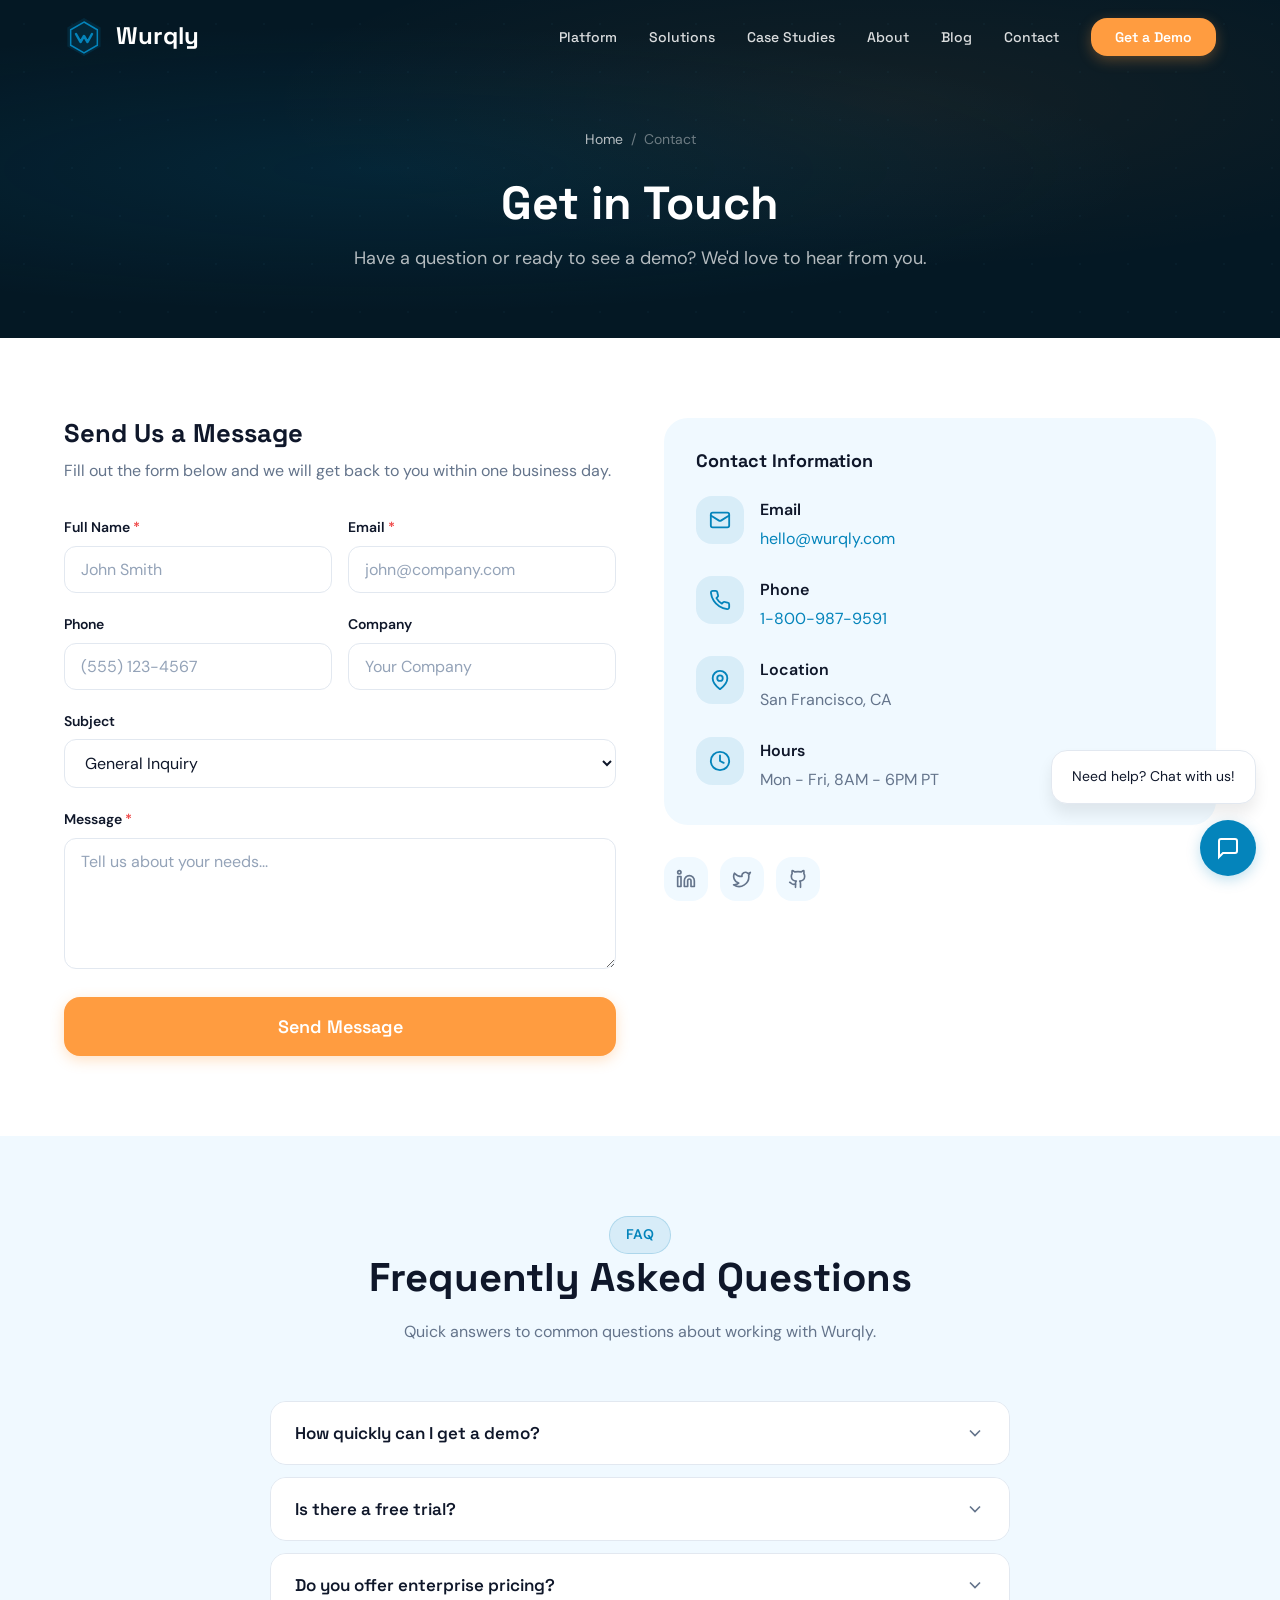
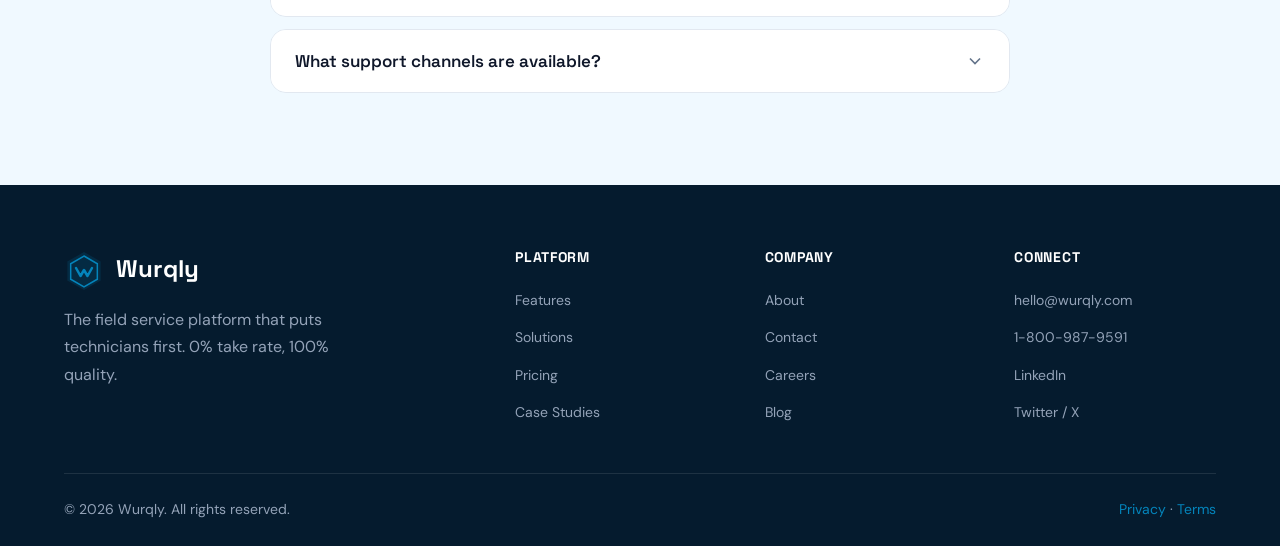
<file: contact.html>
<!DOCTYPE html>
<html lang="en">
<head>
  <meta charset="UTF-8">
  <meta name="viewport" content="width=device-width, initial-scale=1.0">
  <title>Contact Us | Wurqly</title>
  <meta name="description" content="Get in touch with Wurqly. Schedule a demo, ask a question, or learn how our field service platform can transform your operations.">
  <link rel="canonical" href="https://wurqly.com/contact.html">

  <!-- Open Graph -->
  <meta property="og:title" content="Contact Us | Wurqly">
  <meta property="og:description" content="Get in touch with Wurqly. Schedule a demo, ask a question, or learn how our field service platform can transform your operations.">
  <meta property="og:type" content="website">
  <meta property="og:url" content="https://wurqly.com/contact.html">
  <meta property="og:site_name" content="Wurqly">
  <meta property="og:image" content="https://wurqly.com/images/og-image.png">

  <link rel="icon" type="image/x-icon" href="https://wurqly.com/css/images/favicons/favicon.ico">

  <!-- Twitter -->
  <meta name="twitter:card" content="summary_large_image">
  <meta name="twitter:title" content="Contact Us | Wurqly">
  <meta name="twitter:description" content="Get in touch with Wurqly. Schedule a demo, ask a question, or learn how our field service platform can transform your operations.">

  <!-- Fonts -->
  <link rel="preconnect" href="https://fonts.googleapis.com">
  <link rel="preconnect" href="https://fonts.gstatic.com" crossorigin>
  <link href="https://fonts.googleapis.com/css2?family=Space+Grotesk:wght@400;500;600;700;800&family=DM+Sans:ital,opsz,wght@0,9..40,400;0,9..40,500;0,9..40,600;0,9..40,700;1,9..40,400&display=swap" rel="stylesheet">

  <!-- Styles -->
  <link rel="stylesheet" href="css/styles.css">

  <!-- JSON-LD BreadcrumbList -->
  <script type="application/ld+json">
  {
    "@context": "https://schema.org",
    "@type": "BreadcrumbList",
    "itemListElement": [
      {
        "@type": "ListItem",
        "position": 1,
        "name": "Home",
        "item": "https://wurqly.com/"
      },
      {
        "@type": "ListItem",
        "position": 2,
        "name": "Contact",
        "item": "https://wurqly.com/contact.html"
      }
    ]
  }
  </script>
</head>
<body>
<a href="#main-content" class="skip-link">Skip to content</a>

  <!-- ====== HEADER ====== -->
  <header class="site-header">
    <div class="container">
      <nav class="nav-inner">
        <a href="index.html" class="logo">
          <svg class="logo-icon" viewBox="0 0 40 40" fill="none">
            <path d="M20 2L36.66 11.5V30.5L20 40L3.34 30.5V11.5L20 2Z" fill="currentColor" opacity="0.15"/>
            <path d="M20 6L33.32 13.75V29.25L20 37L6.68 29.25V13.75L20 6Z" stroke="currentColor" stroke-width="1.5" fill="none"/>
            <path d="M12 18L16.5 26L20 20L23.5 26L28 18" stroke="currentColor" stroke-width="2.5" stroke-linecap="round" stroke-linejoin="round" fill="none"/>
          </svg>
          <span class="logo-text">Wurqly</span>
        </a>
        <ul class="nav-links">
          <li><a href="services.html" class="nav-link">Platform</a></li>
          <li><a href="services.html#solutions" class="nav-link">Solutions</a></li>
          <li><a href="case-studies.html" class="nav-link">Case Studies</a></li>
          <li><a href="about.html" class="nav-link">About</a></li>
          <li><a href="blog.html" class="nav-link">Blog</a></li>
          <li><a href="contact.html" class="nav-link">Contact</a></li>
          <li><a href="contact.html" class="nav-link nav-cta">Get a Demo</a></li>
        </ul>
        <button id="menu-toggle" class="menu-toggle" aria-label="Toggle menu" aria-expanded="false">
          <svg viewBox="0 0 24 24" fill="none" stroke="currentColor" stroke-width="2"><line x1="3" y1="6" x2="21" y2="6"/><line x1="3" y1="12" x2="21" y2="12"/><line x1="3" y1="18" x2="21" y2="18"/></svg>
        </button>
      </nav>
    </div>
  </header>

  <!-- Mobile Menu -->
  <nav class="mobile-menu" id="mobile-menu" aria-label="Mobile navigation">
    <a href="index.html">Home</a>
    <a href="services.html">Platform</a>
    <a href="services.html#solutions">Solutions</a>
    <a href="case-studies.html">Case Studies</a>
    <a href="about.html">About</a>
    <a href="blog.html">Blog</a>
    <a href="contact.html">Contact</a>
    <a href="contact.html" class="btn btn-primary mobile-menu-cta">Get a Demo</a>
  </nav>

  <main id="main-content">
  <!-- ====== MINI HERO ====== -->
  <section class="mini-hero">
    <div class="hero-grid"></div>
    <div class="container">
      <div class="mini-hero-content">
        <nav class="breadcrumb" aria-label="Breadcrumb">
          <a href="index.html">Home</a>
          <span>/</span>
          <span class="breadcrumb-current">Contact</span>
        </nav>
        <h1>Get in Touch</h1>
        <p>Have a question or ready to see a demo? We'd love to hear from you.</p>
      </div>
    </div>
  </section>

  <!-- ====== CONTACT GRID ====== -->
  <section class="section">
    <div class="container">
      <div class="contact-grid reveal">

        <!-- Left: Contact Form -->
        <div>
          <h2 class="contact-form-heading">Send Us a Message</h2>
          <p class="contact-form-subtitle">Fill out the form below and we will get back to you within one business day.</p>

          <form id="contact-form" novalidate>
            <div class="form-row">
              <div class="form-group">
                <label class="form-label" for="contact-name">Full Name <span class="form-required">*</span></label>
                <input type="text" id="contact-name" name="name" class="form-input" placeholder="John Smith" required>
                <div class="form-error" id="error-name">Please enter your full name.</div>
              </div>
              <div class="form-group">
                <label class="form-label" for="contact-email">Email <span class="form-required">*</span></label>
                <input type="email" id="contact-email" name="email" class="form-input" placeholder="john@company.com" required>
                <div class="form-error" id="error-email">Please enter a valid email address.</div>
              </div>
            </div>
            <div class="form-row">
              <div class="form-group">
                <label class="form-label" for="contact-phone">Phone</label>
                <input type="tel" id="contact-phone" name="phone" class="form-input" placeholder="(555) 123-4567">
              </div>
              <div class="form-group">
                <label class="form-label" for="contact-company">Company</label>
                <input type="text" id="contact-company" name="company" class="form-input" placeholder="Your Company">
              </div>
            </div>
            <div class="form-group">
              <label class="form-label" for="contact-subject">Subject</label>
              <select id="contact-subject" name="subject" class="form-select">
                <option value="General Inquiry">General Inquiry</option>
                <option value="Request a Demo">Request a Demo</option>
                <option value="Support">Support</option>
                <option value="Partnership">Partnership</option>
                <option value="Other">Other</option>
              </select>
            </div>
            <div class="form-group">
              <label class="form-label" for="contact-message">Message <span class="form-required">*</span></label>
              <textarea id="contact-message" name="message" class="form-textarea" rows="5" placeholder="Tell us about your needs..." required></textarea>
              <div class="form-error" id="error-message">Please enter a message.</div>
            </div>
            <button type="submit" class="btn btn-primary btn-lg btn-full">Send Message</button>
          </form>

          <!-- Success Message -->
          <div id="form-success" class="form-success-box">
            <div class="form-success-icon">
              <svg xmlns="http://www.w3.org/2000/svg" width="32" height="32" viewBox="0 0 24 24" fill="none" stroke="#0484BB" stroke-width="2" stroke-linecap="round" stroke-linejoin="round"><polyline points="20 6 9 17 4 12"/></svg>
            </div>
            <h3 class="mb-half">Message Sent!</h3>
            <p class="text-muted">Thanks for reaching out. Our team will get back to you within one business day.</p>
          </div>
        </div>

        <!-- Right: Contact Info -->
        <div>
          <div class="contact-info-card">
            <h3>Contact Information</h3>

            <div class="contact-info-item">
              <div class="contact-info-icon">
                <svg xmlns="http://www.w3.org/2000/svg" width="22" height="22" viewBox="0 0 24 24" fill="none" stroke="currentColor" stroke-width="2" stroke-linecap="round" stroke-linejoin="round"><rect width="20" height="16" x="2" y="4" rx="2"/><path d="m22 7-8.97 5.7a1.94 1.94 0 0 1-2.06 0L2 7"/></svg>
              </div>
              <div>
                <p class="contact-detail-label">Email</p>
                <a href="mailto:hello@wurqly.com" class="contact-detail-link">hello@wurqly.com</a>
              </div>
            </div>

            <div class="contact-info-item">
              <div class="contact-info-icon">
                <svg xmlns="http://www.w3.org/2000/svg" width="22" height="22" viewBox="0 0 24 24" fill="none" stroke="currentColor" stroke-width="2" stroke-linecap="round" stroke-linejoin="round"><path d="M22 16.92v3a2 2 0 0 1-2.18 2 19.79 19.79 0 0 1-8.63-3.07 19.5 19.5 0 0 1-6-6 19.79 19.79 0 0 1-3.07-8.67A2 2 0 0 1 4.11 2h3a2 2 0 0 1 2 1.72 12.84 12.84 0 0 0 .7 2.81 2 2 0 0 1-.45 2.11L8.09 9.91a16 16 0 0 0 6 6l1.27-1.27a2 2 0 0 1 2.11-.45 12.84 12.84 0 0 0 2.81.7A2 2 0 0 1 22 16.92z"/></svg>
              </div>
              <div>
                <p class="contact-detail-label">Phone</p>
                <a href="tel:+18009879591" class="contact-detail-link">1-800-987-9591</a>
              </div>
            </div>

            <div class="contact-info-item">
              <div class="contact-info-icon">
                <svg xmlns="http://www.w3.org/2000/svg" width="22" height="22" viewBox="0 0 24 24" fill="none" stroke="currentColor" stroke-width="2" stroke-linecap="round" stroke-linejoin="round"><path d="M20 10c0 6-8 12-8 12s-8-6-8-12a8 8 0 0 1 16 0Z"/><circle cx="12" cy="10" r="3"/></svg>
              </div>
              <div>
                <p class="contact-detail-label">Location</p>
                <p class="text-muted">San Francisco, CA</p>
              </div>
            </div>

            <div class="contact-info-item mb-0">
              <div class="contact-info-icon">
                <svg xmlns="http://www.w3.org/2000/svg" width="22" height="22" viewBox="0 0 24 24" fill="none" stroke="currentColor" stroke-width="2" stroke-linecap="round" stroke-linejoin="round"><circle cx="12" cy="12" r="10"/><polyline points="12 6 12 12 16 14"/></svg>
              </div>
              <div>
                <p class="contact-detail-label">Hours</p>
                <p class="text-muted">Mon - Fri, 8AM - 6PM PT</p>
              </div>
            </div>
          </div>

          <!-- Social Links -->
          <div class="social-links-row">
            <a href="https://linkedin.com/company/wurqly" target="_blank" rel="noopener" class="social-icon-link" aria-label="LinkedIn">
              <svg xmlns="http://www.w3.org/2000/svg" width="20" height="20" viewBox="0 0 24 24" fill="none" stroke="currentColor" stroke-width="2" stroke-linecap="round" stroke-linejoin="round"><path d="M16 8a6 6 0 0 1 6 6v7h-4v-7a2 2 0 0 0-2-2 2 2 0 0 0-2 2v7h-4v-7a6 6 0 0 1 6-6z"/><rect width="4" height="12" x="2" y="9"/><circle cx="4" cy="4" r="2"/></svg>
            </a>
            <a href="https://twitter.com/wurqly" target="_blank" rel="noopener" class="social-icon-link" aria-label="Twitter / X">
              <svg xmlns="http://www.w3.org/2000/svg" width="20" height="20" viewBox="0 0 24 24" fill="none" stroke="currentColor" stroke-width="2" stroke-linecap="round" stroke-linejoin="round"><path d="M22 4s-.7 2.1-2 3.4c1.6 10-9.4 17.3-18 11.6 2.2.1 4.4-.6 6-2C3 15.5.5 9.6 3 5c2.2 2.6 5.6 4.1 9 4-.9-4.2 4-6.6 7-3.8 1.1 0 3-1.2 3-1.2z"/></svg>
            </a>
            <a href="https://github.com/wurqly" target="_blank" rel="noopener" class="social-icon-link" aria-label="GitHub">
              <svg xmlns="http://www.w3.org/2000/svg" width="20" height="20" viewBox="0 0 24 24" fill="none" stroke="currentColor" stroke-width="2" stroke-linecap="round" stroke-linejoin="round"><path d="M15 22v-4a4.8 4.8 0 0 0-1-3.5c3 0 6-2 6-5.5.08-1.25-.27-2.48-1-3.5.28-1.15.28-2.35 0-3.5 0 0-1 0-3 1.5-2.64-.5-5.36-.5-8 0C6 2 5 2 5 2c-.3 1.15-.3 2.35 0 3.5A5.403 5.403 0 0 0 4 9c0 3.5 3 5.5 6 5.5-.39.49-.68 1.05-.85 1.65-.17.6-.22 1.23-.15 1.85v4"/><path d="M9 18c-4.51 2-5-2-7-2"/></svg>
            </a>
          </div>
        </div>

      </div>
    </div>
  </section>

  <!-- ====== FAQ SECTION ====== -->
  <section class="section section-alt">
    <div class="container">
      <div class="section-header reveal">
        <span class="badge badge-primary">FAQ</span>
        <h2>Frequently Asked Questions</h2>
        <p>Quick answers to common questions about working with Wurqly.</p>
      </div>
      <div class="container-sm reveal">
        <!-- FAQ 1 -->
        <div class="faq-item">
          <button class="faq-trigger" id="faq-trigger-1" aria-expanded="false" aria-controls="faq-content-1">
            How quickly can I get a demo?
            <svg class="faq-chevron" viewBox="0 0 24 24" fill="none" stroke="currentColor" stroke-width="2"><polyline points="6 9 12 15 18 9"/></svg>
          </button>
          <div class="faq-content" id="faq-content-1" role="region" aria-labelledby="faq-trigger-1">
            <div class="faq-content-inner">Most demo requests are scheduled within 24-48 hours. If you need something faster, call us directly at 1-800-987-9591 and we will get you connected with a product specialist the same day.</div>
          </div>
        </div>
        <!-- FAQ 2 -->
        <div class="faq-item">
          <button class="faq-trigger" id="faq-trigger-2" aria-expanded="false" aria-controls="faq-content-2">
            Is there a free trial?
            <svg class="faq-chevron" viewBox="0 0 24 24" fill="none" stroke="currentColor" stroke-width="2"><polyline points="6 9 12 15 18 9"/></svg>
          </button>
          <div class="faq-content" id="faq-content-2" role="region" aria-labelledby="faq-trigger-2">
            <div class="faq-content-inner">Yes. Every new account starts with a 14-day free trial that gives you full platform access. No credit card required. You can dispatch jobs, manage technicians, and see real results before committing.</div>
          </div>
        </div>
        <!-- FAQ 3 -->
        <div class="faq-item">
          <button class="faq-trigger" id="faq-trigger-3" aria-expanded="false" aria-controls="faq-content-3">
            Do you offer enterprise pricing?
            <svg class="faq-chevron" viewBox="0 0 24 24" fill="none" stroke="currentColor" stroke-width="2"><polyline points="6 9 12 15 18 9"/></svg>
          </button>
          <div class="faq-content" id="faq-content-3" role="region" aria-labelledby="faq-trigger-3">
            <div class="faq-content-inner">Absolutely. For businesses managing 50+ technicians or operating across multiple regions, we offer custom enterprise plans with dedicated account management, SLA guarantees, API access, and volume-based pricing. Contact us to discuss your requirements.</div>
          </div>
        </div>
        <!-- FAQ 4 -->
        <div class="faq-item">
          <button class="faq-trigger" id="faq-trigger-4" aria-expanded="false" aria-controls="faq-content-4">
            What support channels are available?
            <svg class="faq-chevron" viewBox="0 0 24 24" fill="none" stroke="currentColor" stroke-width="2"><polyline points="6 9 12 15 18 9"/></svg>
          </button>
          <div class="faq-content" id="faq-content-4" role="region" aria-labelledby="faq-trigger-4">
            <div class="faq-content-inner">All plans include email support with a 4-hour response time during business hours. Growth and Enterprise plans add live chat and phone support. Enterprise customers also get a dedicated success manager and priority escalation.</div>
          </div>
        </div>
      </div>
    </div>
  </section>

  </main>

  <!-- ====== FOOTER ====== -->
  <footer class="site-footer">
    <div class="container">
      <div class="footer-grid">
        <div class="footer-brand">
          <a href="index.html" class="logo">
            <svg class="logo-icon" viewBox="0 0 40 40" fill="none">
              <path d="M20 2L36.66 11.5V30.5L20 40L3.34 30.5V11.5L20 2Z" fill="currentColor" opacity="0.15"/>
              <path d="M20 6L33.32 13.75V29.25L20 37L6.68 29.25V13.75L20 6Z" stroke="currentColor" stroke-width="1.5" fill="none"/>
              <path d="M12 18L16.5 26L20 20L23.5 26L28 18" stroke="currentColor" stroke-width="2.5" stroke-linecap="round" stroke-linejoin="round" fill="none"/>
            </svg>
            <span class="logo-text">Wurqly</span>
          </a>
          <p>The field service platform that puts technicians first. 0% take rate, 100% quality.</p>
        </div>
        <div>
          <h4 class="footer-heading">Platform</h4>
          <ul class="footer-links">
            <li><a href="services.html">Features</a></li>
            <li><a href="services.html#solutions">Solutions</a></li>
            <li><a href="services.html">Pricing</a></li>
            <li><a href="case-studies.html">Case Studies</a></li>
          </ul>
        </div>
        <div>
          <h4 class="footer-heading">Company</h4>
          <ul class="footer-links">
            <li><a href="about.html">About</a></li>
            <li><a href="contact.html">Contact</a></li>
            <li><a href="contact.html">Careers</a></li>
            <li><a href="index.html">Blog</a></li>
          </ul>
        </div>
        <div>
          <h4 class="footer-heading">Connect</h4>
          <ul class="footer-links">
            <li><a href="mailto:hello@wurqly.com">hello@wurqly.com</a></li>
            <li><a href="tel:+18009879591">1-800-987-9591</a></li>
            <li><a href="https://linkedin.com/company/wurqly" target="_blank" rel="noopener">LinkedIn</a></li>
            <li><a href="https://twitter.com/wurqly" target="_blank" rel="noopener">Twitter / X</a></li>
          </ul>
        </div>
      </div>
      <div class="footer-bottom">
        <span>&copy; 2026 Wurqly. All rights reserved.</span>
        <span><a href="privacy.html">Privacy</a> &middot; <a href="terms.html">Terms</a></span>
      </div>
    </div>
  </footer>

  <!-- ====== MOBILE CTA BAR ====== -->
  <div class="mobile-cta-bar">
    <a href="tel:+18009879591" class="mobile-cta-btn mobile-cta-call">
      <svg xmlns="http://www.w3.org/2000/svg" width="18" height="18" viewBox="0 0 24 24" fill="none" stroke="currentColor" stroke-width="2" stroke-linecap="round" stroke-linejoin="round"><path d="M22 16.92v3a2 2 0 0 1-2.18 2 19.79 19.79 0 0 1-8.63-3.07 19.5 19.5 0 0 1-6-6 19.79 19.79 0 0 1-3.07-8.67A2 2 0 0 1 4.11 2h3a2 2 0 0 1 2 1.72 12.84 12.84 0 0 0 .7 2.81 2 2 0 0 1-.45 2.11L8.09 9.91a16 16 0 0 0 6 6l1.27-1.27a2 2 0 0 1 2.11-.45 12.84 12.84 0 0 0 2.81.7A2 2 0 0 1 22 16.92z"/></svg>
      Call Us
    </a>
    <a href="contact.html" class="mobile-cta-btn mobile-cta-book">
      <svg xmlns="http://www.w3.org/2000/svg" width="18" height="18" viewBox="0 0 24 24" fill="none" stroke="currentColor" stroke-width="2" stroke-linecap="round" stroke-linejoin="round"><rect x="3" y="4" width="18" height="18" rx="2" ry="2"/><line x1="16" y1="2" x2="16" y2="6"/><line x1="8" y1="2" x2="8" y2="6"/><line x1="3" y1="10" x2="21" y2="10"/></svg>
      Get a Demo
    </a>
  </div>

  <!-- ====== CHATBOT WIDGET ====== -->
  <div id="chatbot-bubble" class="chatbot-bubble">Need help? Chat with us!</div>
  <button id="chatbot-trigger" class="chatbot-trigger" onclick="toggleChatbot()" aria-label="Open chat">
    <svg width="24" height="24" viewBox="0 0 24 24" fill="none" stroke="currentColor" stroke-width="2"><path d="M21 15a2 2 0 01-2 2H7l-4 4V5a2 2 0 012-2h14a2 2 0 012 2z"/></svg>
  </button>
  <div id="chatbot-panel" class="chatbot-panel">
    <div class="chatbot-header">
      <h4>Wurqly Assistant</h4>
      <button onclick="toggleChatbot()" class="chatbot-close-btn" aria-label="Close chat">&times;</button>
    </div>
    <div id="chatbot-messages" class="chatbot-messages"></div>
    <div class="chatbot-input-area">
      <input type="text" id="chatbot-input" placeholder="Type a message..." autocomplete="off">
      <button onclick="handleChatSend()">Send</button>
    </div>
  </div>

  <!-- Scripts -->
  <script src="js/shared.js"></script>
  <script src="js/chatbot-widget.js"></script>
  <script src="js/faq-accordion.js"></script>

  <!-- Contact Form Logic -->
  <script>
  (function() {
    const form = document.getElementById('contact-form');
    if (!form) return;

    const WEBHOOK_URL = 'https://primary-production-5fdce.up.railway.app/webhook/wurqly-contact';

    function showError(id) {
      const el = document.getElementById(id);
      if (el) el.style.display = 'block';
    }
    function hideError(id) {
      const el = document.getElementById(id);
      if (el) el.style.display = 'none';
    }
    function hideAllErrors() {
      hideError('error-name');
      hideError('error-email');
      hideError('error-message');
    }

    function validateEmail(email) {
      return /^[^\s@]+@[^\s@]+\.[^\s@]+$/.test(email);
    }

    // Live validation: clear errors on input
    ['contact-name', 'contact-email', 'contact-message'].forEach(function(id) {
      var input = document.getElementById(id);
      if (input) {
        input.addEventListener('input', function() {
          hideError('error-' + id.replace('contact-', ''));
          input.style.borderColor = '';
        });
      }
    });

    form.addEventListener('submit', async function(e) {
      e.preventDefault();
      hideAllErrors();

      const name = document.getElementById('contact-name').value.trim();
      const email = document.getElementById('contact-email').value.trim();
      const phone = document.getElementById('contact-phone').value.trim();
      const company = document.getElementById('contact-company').value.trim();
      const subject = document.getElementById('contact-subject').value;
      const message = document.getElementById('contact-message').value.trim();

      let valid = true;

      if (!name) {
        showError('error-name');
        document.getElementById('contact-name').style.borderColor = '#EF4444';
        valid = false;
      }
      if (!email || !validateEmail(email)) {
        showError('error-email');
        document.getElementById('contact-email').style.borderColor = '#EF4444';
        valid = false;
      }
      if (!message) {
        showError('error-message');
        document.getElementById('contact-message').style.borderColor = '#EF4444';
        valid = false;
      }

      if (!valid) return;

      // Disable button
      const btn = form.querySelector('button[type="submit"]');
      const originalText = btn.textContent;
      btn.disabled = true;
      btn.textContent = 'Sending...';
      btn.style.opacity = '0.7';

      try {
        await fetch(WEBHOOK_URL, {
          method: 'POST',
          headers: { 'Content-Type': 'application/json' },
          body: JSON.stringify({ name, email, phone, company, subject, message, source: 'wurqly-contact-page', timestamp: new Date().toISOString() })
        });
      } catch (err) {
        // Submit succeeds visually even if webhook is down
      }

      // Show success
      form.style.display = 'none';
      document.getElementById('form-success').style.display = 'block';
    });
  })();
  </script>
</body>
</html>
</file>
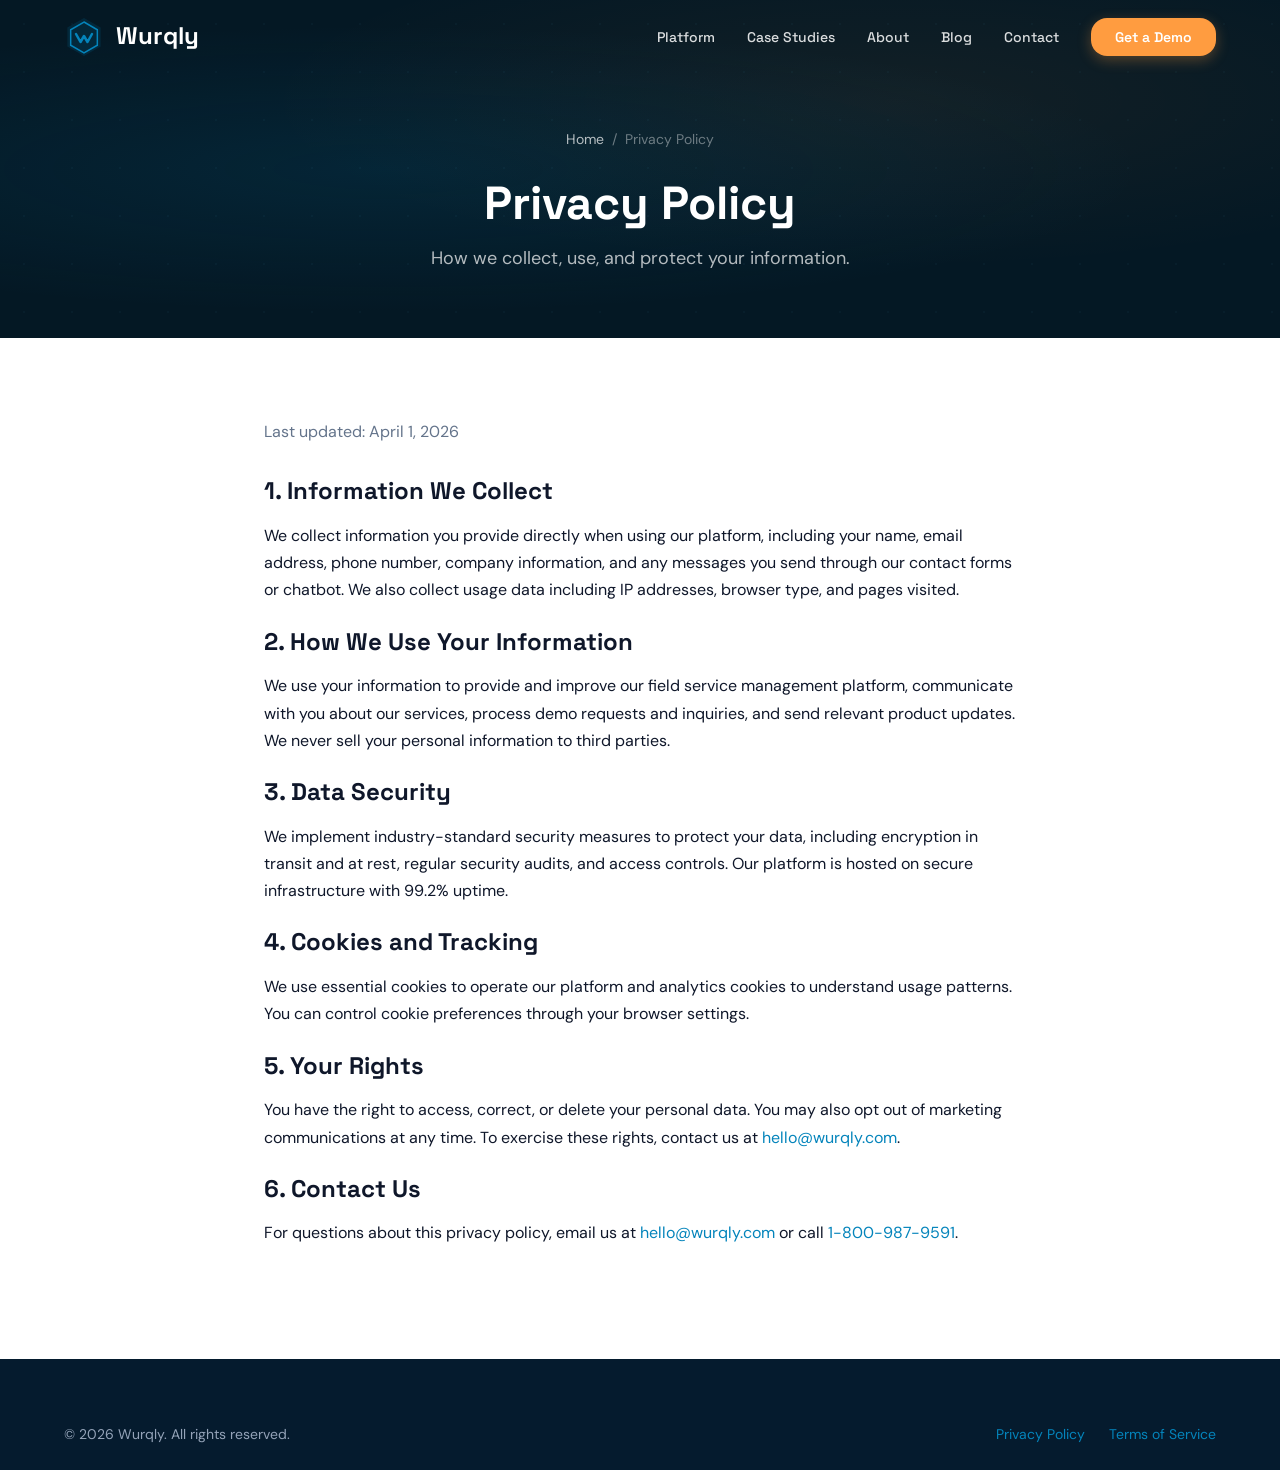
<file: privacy.html>
<!DOCTYPE html>
<html lang="en">
<head>
  <meta charset="UTF-8">
  <meta name="viewport" content="width=device-width, initial-scale=1.0">
  <title>Privacy Policy | Wurqly</title>
  <meta name="description" content="Wurqly's privacy policy. Learn how we collect, use, and protect your data.">
  <link rel="canonical" href="https://wurqly.com/privacy.html">
  <meta property="og:title" content="Privacy Policy | Wurqly">
  <meta property="og:description" content="Wurqly's privacy policy. Learn how we collect, use, and protect your data.">
  <meta property="og:type" content="website">
  <meta property="og:url" content="https://wurqly.com/privacy.html">
  <meta property="og:image" content="https://wurqly.com/images/og-image.png">
  <meta name="twitter:card" content="summary_large_image">
  <link rel="icon" type="image/x-icon" href="https://wurqly.com/css/images/favicons/favicon.ico">
  <link rel="preconnect" href="https://fonts.googleapis.com">
  <link rel="preconnect" href="https://fonts.gstatic.com" crossorigin>
  <link href="https://fonts.googleapis.com/css2?family=Space+Grotesk:wght@400;500;600;700;800&family=DM+Sans:ital,wght@0,400;0,500;0,600;0,700;1,400&display=swap" rel="stylesheet">
  <link rel="stylesheet" href="css/styles.css">
  <script type="application/ld+json">
  {"@context":"https://schema.org","@type":"BreadcrumbList","itemListElement":[{"@type":"ListItem","position":1,"name":"Home","item":"https://wurqly.com/"},{"@type":"ListItem","position":2,"name":"Privacy Policy","item":"https://wurqly.com/privacy"}]}
  </script>
</head>
<body>
  <a href="#main-content" class="skip-link">Skip to content</a>

  <header class="site-header">
    <div class="container">
      <nav class="nav-inner">
        <a href="index.html" class="logo" aria-label="Wurqly Home">
          <svg class="logo-icon" viewBox="0 0 40 40" fill="none">
            <path d="M20 2L36.66 11.5V30.5L20 40L3.34 30.5V11.5L20 2Z" fill="currentColor" opacity="0.15"/>
            <path d="M20 6L33.32 13.75V29.25L20 37L6.68 29.25V13.75L20 6Z" stroke="currentColor" stroke-width="1.5" fill="none"/>
            <path d="M12 18L16.5 26L20 20L23.5 26L28 18" stroke="currentColor" stroke-width="2.5" stroke-linecap="round" stroke-linejoin="round" fill="none"/>
          </svg>
          <span class="logo-text">Wurqly</span>
        </a>
        <ul class="nav-links">
          <li><a href="services.html" class="nav-link">Platform</a></li>
          <li><a href="case-studies.html" class="nav-link">Case Studies</a></li>
          <li><a href="about.html" class="nav-link">About</a></li>
          <li><a href="blog.html" class="nav-link">Blog</a></li>
          <li><a href="contact.html" class="nav-link">Contact</a></li>
          <li><a href="contact.html" class="nav-link nav-cta">Get a Demo</a></li>
        </ul>
        <button id="menu-toggle" class="menu-toggle" aria-label="Toggle menu" aria-expanded="false">
          <svg viewBox="0 0 24 24" fill="none" stroke="currentColor" stroke-width="2"><line x1="3" y1="6" x2="21" y2="6"/><line x1="3" y1="12" x2="21" y2="12"/><line x1="3" y1="18" x2="21" y2="18"/></svg>
        </button>
      </nav>
    </div>
  </header>

  <nav class="mobile-menu" id="mobile-menu" aria-label="Mobile navigation">
    <a href="services.html">Platform</a>
    <a href="case-studies.html">Case Studies</a>
    <a href="about.html">About</a>
    <a href="blog.html">Blog</a>
    <a href="contact.html">Contact</a>
  </nav>

  <main id="main-content">
    <section class="mini-hero">
      <div class="hero-grid"></div>
      <div class="mini-hero-content container">
        <nav class="breadcrumb"><a href="index.html">Home</a><span>/</span><span class="breadcrumb-current">Privacy Policy</span></nav>
        <h1>Privacy Policy</h1>
        <p>How we collect, use, and protect your information.</p>
      </div>
    </section>

    <section class="section">
      <div class="container" style="max-width:800px;">
        <p class="text-muted" style="margin-bottom:2rem;">Last updated: April 1, 2026</p>

        <h2 style="margin-bottom:1rem;">1. Information We Collect</h2>
        <p style="margin-bottom:1.5rem;">We collect information you provide directly when using our platform, including your name, email address, phone number, company information, and any messages you send through our contact forms or chatbot. We also collect usage data including IP addresses, browser type, and pages visited.</p>

        <h2 style="margin-bottom:1rem;">2. How We Use Your Information</h2>
        <p style="margin-bottom:1.5rem;">We use your information to provide and improve our field service management platform, communicate with you about our services, process demo requests and inquiries, and send relevant product updates. We never sell your personal information to third parties.</p>

        <h2 style="margin-bottom:1rem;">3. Data Security</h2>
        <p style="margin-bottom:1.5rem;">We implement industry-standard security measures to protect your data, including encryption in transit and at rest, regular security audits, and access controls. Our platform is hosted on secure infrastructure with 99.2% uptime.</p>

        <h2 style="margin-bottom:1rem;">4. Cookies and Tracking</h2>
        <p style="margin-bottom:1.5rem;">We use essential cookies to operate our platform and analytics cookies to understand usage patterns. You can control cookie preferences through your browser settings.</p>

        <h2 style="margin-bottom:1rem;">5. Your Rights</h2>
        <p style="margin-bottom:1.5rem;">You have the right to access, correct, or delete your personal data. You may also opt out of marketing communications at any time. To exercise these rights, contact us at <a href="mailto:hello@wurqly.com">hello@wurqly.com</a>.</p>

        <h2 style="margin-bottom:1rem;">6. Contact Us</h2>
        <p style="margin-bottom:2rem;">For questions about this privacy policy, email us at <a href="mailto:hello@wurqly.com">hello@wurqly.com</a> or call <a href="tel:+18009879591">1-800-987-9591</a>.</p>
      </div>
    </section>
  </main>

  <footer class="site-footer">
    <div class="container">
      <div class="footer-bottom" style="border:none;padding-top:0;">
        <span>&copy; 2026 Wurqly. All rights reserved.</span>
        <div style="display:flex;gap:1.5rem;">
          <a href="privacy.html">Privacy Policy</a>
          <a href="terms.html">Terms of Service</a>
        </div>
      </div>
    </div>
  </footer>

  <script src="js/shared.js"></script>
</body>
</html>
</file>
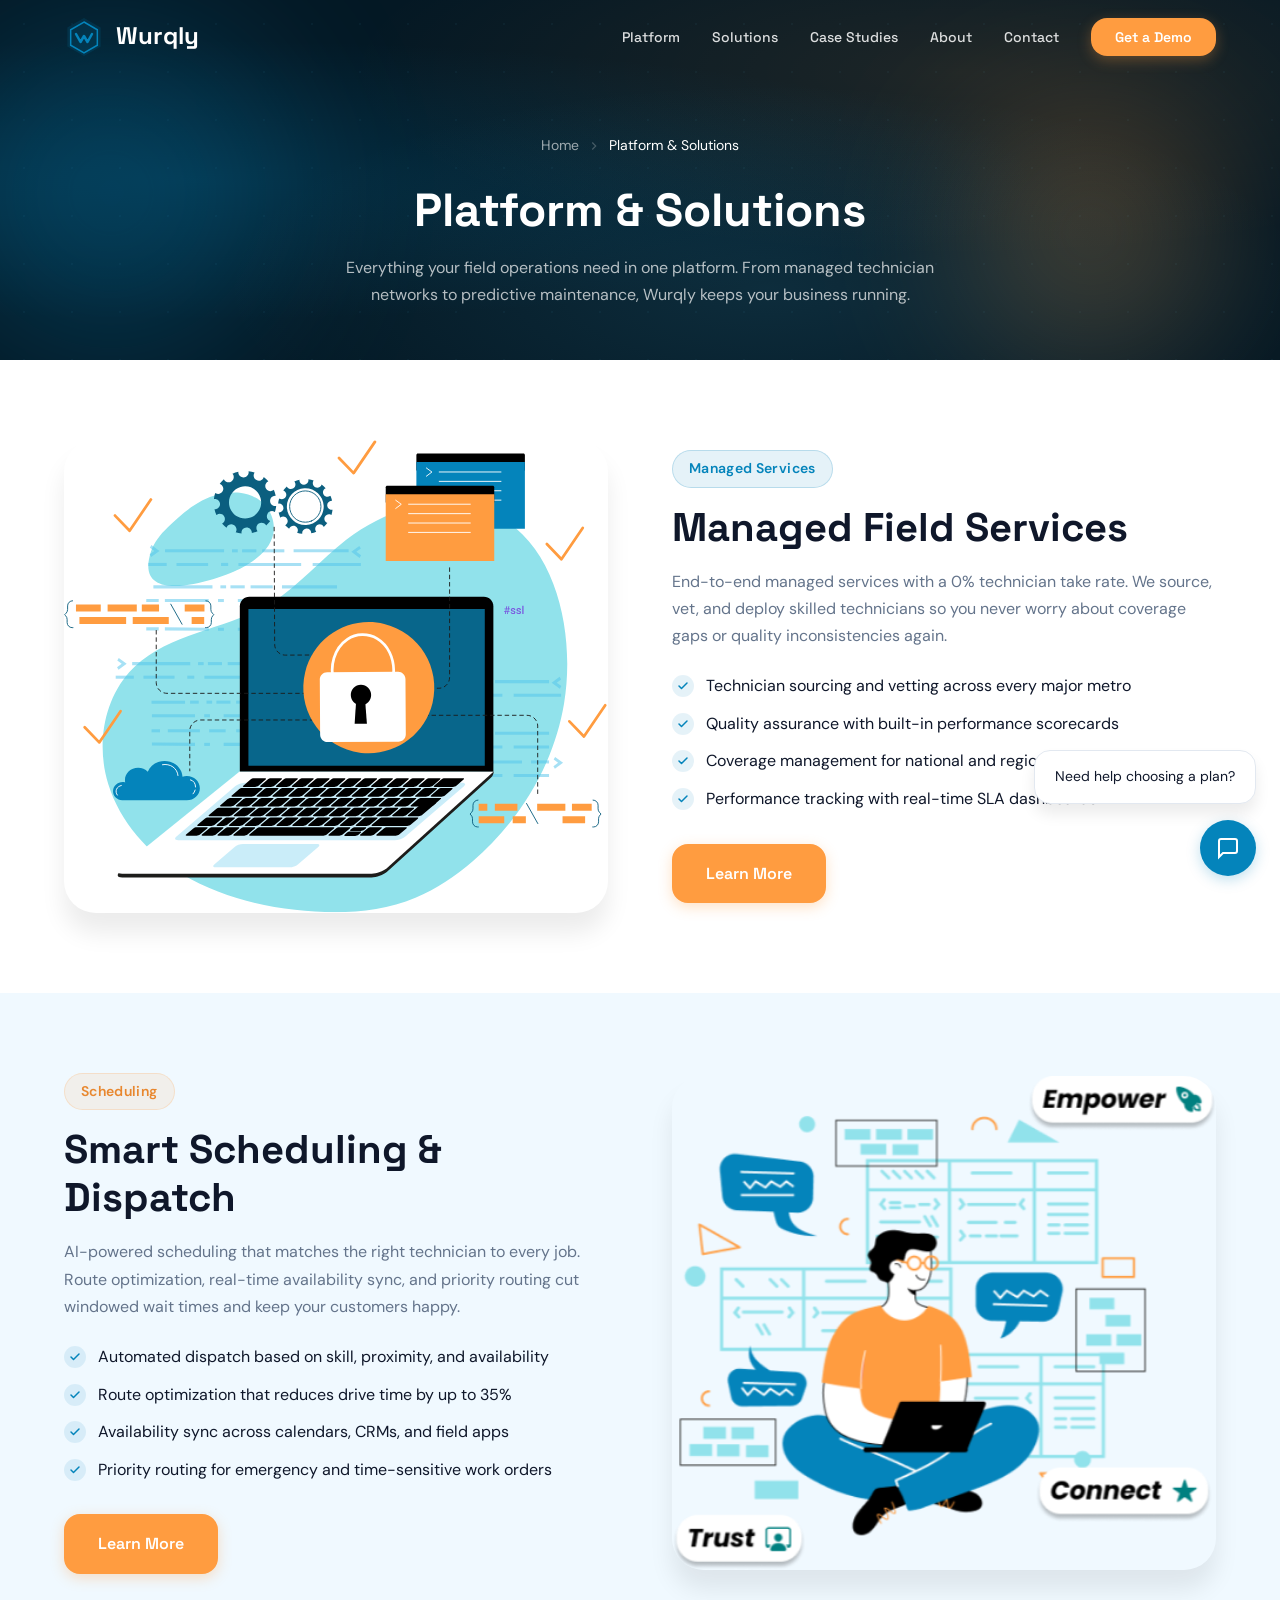
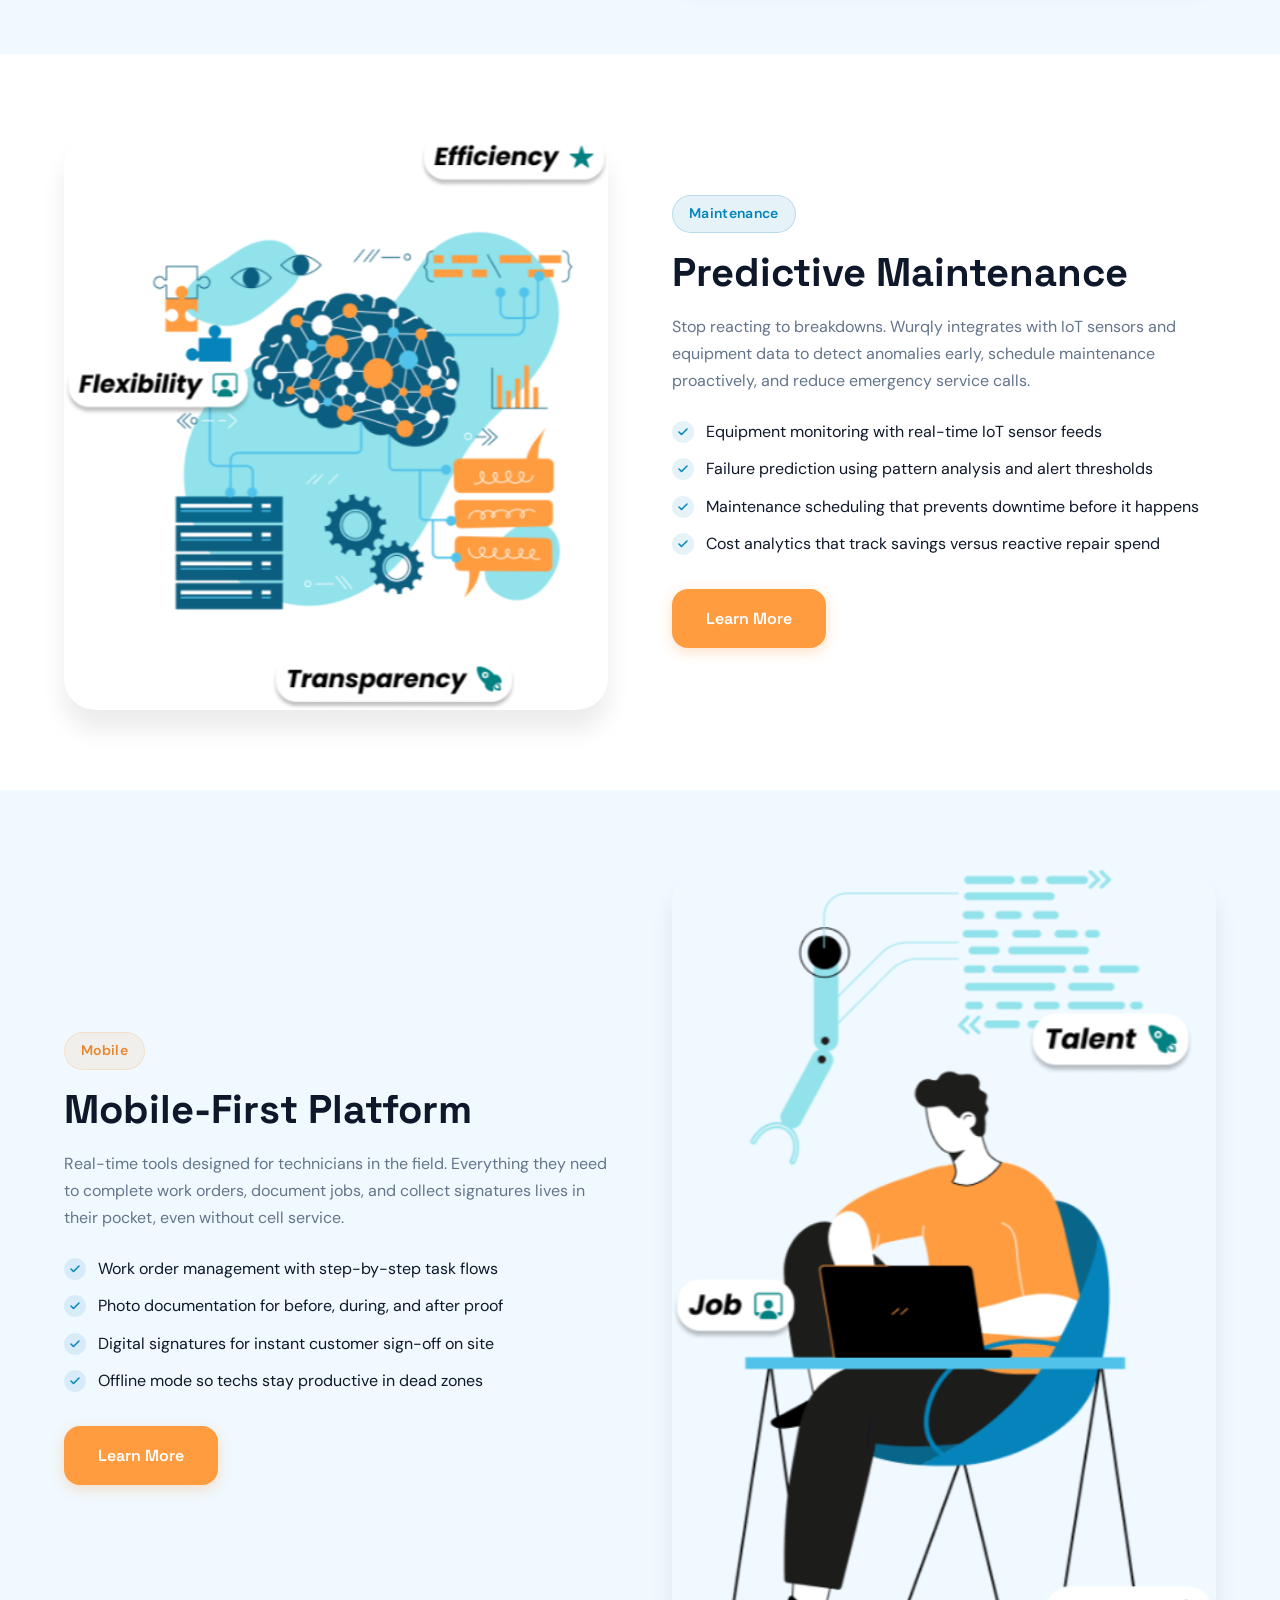
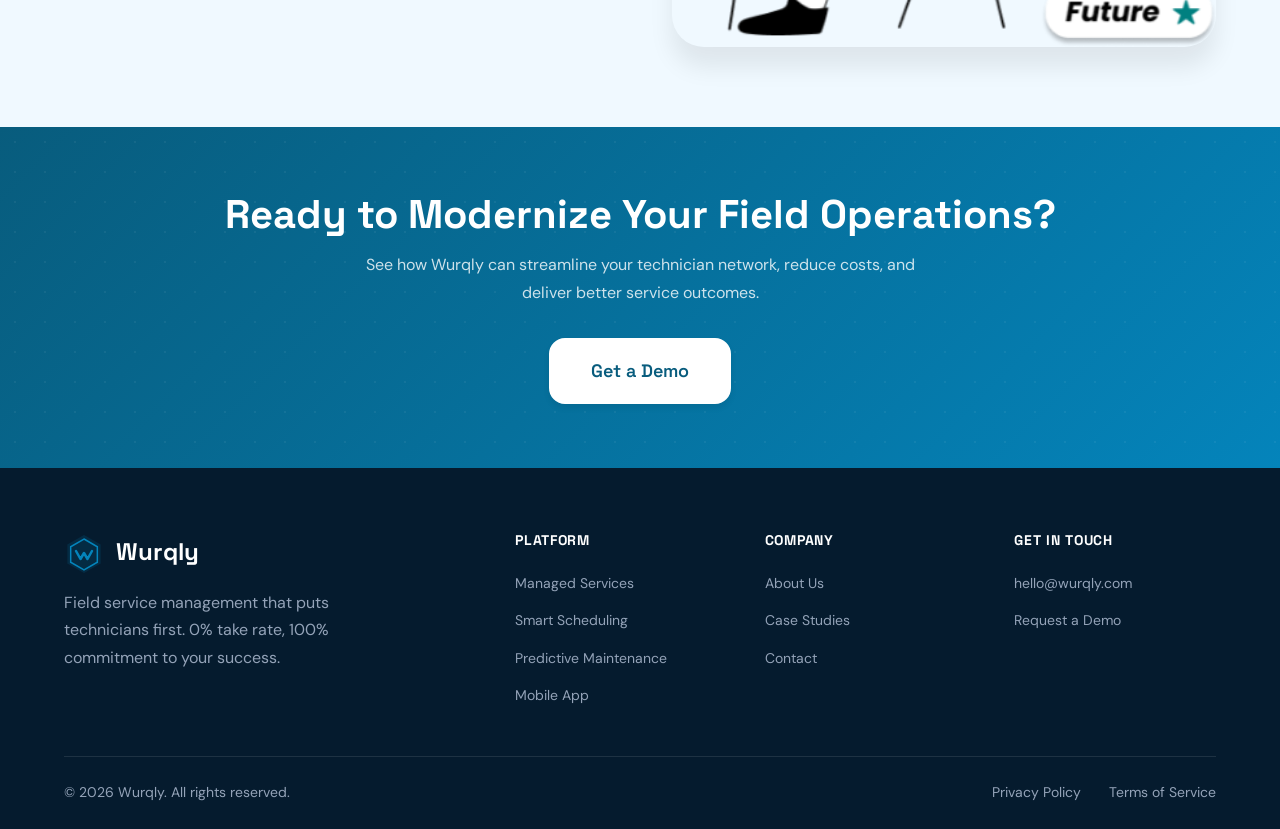
<file: services.html>
<!DOCTYPE html>
<html lang="en">
<head>
  <meta charset="UTF-8">
  <meta name="viewport" content="width=device-width, initial-scale=1.0">
  <title>Platform &amp; Solutions | Wurqly</title>
  <meta name="description" content="Discover Wurqly's field service solutions: managed services, smart scheduling, predictive maintenance, and mobile-first tools for technicians.">
  <link rel="canonical" href="https://wurqly.com/services.html">

  <!-- Open Graph -->
  <meta property="og:title" content="Platform & Solutions | Wurqly">
  <meta property="og:description" content="Discover Wurqly's field service solutions: managed services, smart scheduling, predictive maintenance, and mobile-first tools for technicians.">
  <meta property="og:type" content="website">
  <meta property="og:url" content="https://wurqly.com/services.html">
  <meta property="og:site_name" content="Wurqly">
  <meta property="og:image" content="https://wurqly.com/images/og-image.png">

  <link rel="icon" type="image/x-icon" href="https://wurqly.com/css/images/favicons/favicon.ico">

  <!-- Twitter -->
  <meta name="twitter:card" content="summary_large_image">
  <meta name="twitter:title" content="Platform & Solutions | Wurqly">
  <meta name="twitter:description" content="Discover Wurqly's field service solutions: managed services, smart scheduling, predictive maintenance, and mobile-first tools for technicians.">

  <!-- Fonts -->
  <link rel="preconnect" href="https://fonts.googleapis.com">
  <link rel="preconnect" href="https://fonts.gstatic.com" crossorigin>
  <link href="https://fonts.googleapis.com/css2?family=DM+Sans:ital,opsz,wght@0,9..40,300;0,9..40,400;0,9..40,500;0,9..40,600;0,9..40,700;1,9..40,400&family=Space+Grotesk:wght@400;500;600;700&display=swap" rel="stylesheet">

  <!-- Custom CSS -->
  <link rel="stylesheet" href="css/styles.css">

  <!-- JSON-LD BreadcrumbList -->
  <script type="application/ld+json">
  {
    "@context": "https://schema.org",
    "@type": "BreadcrumbList",
    "itemListElement": [
      {
        "@type": "ListItem",
        "position": 1,
        "name": "Home",
        "item": "https://wurqly.com/"
      },
      {
        "@type": "ListItem",
        "position": 2,
        "name": "Platform & Solutions",
        "item": "https://wurqly.com/services.html"
      }
    ]
  }
  </script>
</head>
<body>
<a href="#main-content" class="skip-link" style="position:absolute;top:-100%;left:0;padding:1rem;background:var(--primary);color:#fff;z-index:9999;transition:top 0.3s;" onfocus="this.style.top='0'" onblur="this.style.top='-100%'">Skip to content</a>

  <!-- ========== HEADER ========== -->
  <header class="site-header">
    <div class="container">
      <nav class="nav-inner">
        <a href="index.html" class="logo">
          <svg class="logo-icon" viewBox="0 0 40 40" fill="none">
            <path d="M20 2L36.66 11.5V30.5L20 40L3.34 30.5V11.5L20 2Z" fill="currentColor" opacity="0.15"/>
            <path d="M20 6L33.32 13.75V29.25L20 37L6.68 29.25V13.75L20 6Z" stroke="currentColor" stroke-width="1.5" fill="none"/>
            <path d="M12 18L16.5 26L20 20L23.5 26L28 18" stroke="currentColor" stroke-width="2.5" stroke-linecap="round" stroke-linejoin="round" fill="none"/>
          </svg>
          <span class="logo-text">Wurqly</span>
        </a>
        <ul class="nav-links">
          <li><a href="services.html" class="nav-link">Platform</a></li>
          <li><a href="services.html#solutions" class="nav-link">Solutions</a></li>
          <li><a href="case-studies.html" class="nav-link">Case Studies</a></li>
          <li><a href="about.html" class="nav-link">About</a></li>
          <li><a href="contact.html" class="nav-link">Contact</a></li>
          <li><a href="contact.html" class="nav-link nav-cta">Get a Demo</a></li>
        </ul>
        <button id="menu-toggle" class="menu-toggle" aria-label="Toggle menu" aria-expanded="false">
          <svg viewBox="0 0 24 24" fill="none" stroke="currentColor" stroke-width="2"><line x1="3" y1="6" x2="21" y2="6"/><line x1="3" y1="12" x2="21" y2="12"/><line x1="3" y1="18" x2="21" y2="18"/></svg>
        </button>
      </nav>
    </div>
  </header>

  <!-- Mobile Menu -->
  <nav class="mobile-menu" id="mobile-menu" aria-label="Mobile navigation">
    <a href="services.html">Platform</a>
    <a href="services.html#solutions">Solutions</a>
    <a href="case-studies.html">Case Studies</a>
    <a href="about.html">About</a>
    <a href="contact.html">Contact</a>
    <a href="contact.html" class="btn btn-primary btn-lg" style="margin-top:1rem;text-align:center;">Get a Demo</a>
  </nav>

  <main id="main-content">
  <!-- ========== MINI HERO ========== -->
  <section class="hero" style="min-height:40vh;">
    <div class="hero-bg">
      <div class="hero-grid"></div>
      <div class="hero-orb hero-orb-1"></div>
      <div class="hero-orb hero-orb-2"></div>
    </div>
    <div class="container hero-content" style="text-align:center;">
      <!-- Breadcrumb -->
      <nav aria-label="Breadcrumb" class="hero-badge" style="margin-bottom:1.5rem;">
        <span style="display:inline-flex;align-items:center;gap:0.5rem;color:rgba(255,255,255,0.6);font-size:var(--text-sm);">
          <a href="index.html" style="color:rgba(255,255,255,0.6);text-decoration:none;">Home</a>
          <svg width="14" height="14" viewBox="0 0 24 24" fill="none" stroke="currentColor" stroke-width="2" style="opacity:0.4;"><polyline points="9 18 15 12 9 6"/></svg>
          <span style="color:#FFFFFF;">Platform &amp; Solutions</span>
        </span>
      </nav>
      <h1 class="hero-title" style="font-size:var(--text-h1);color:#FFFFFF;margin-bottom:1rem;">Platform &amp; Solutions</h1>
      <p class="hero-subtitle" style="color:rgba(255,255,255,0.7);font-size:var(--text-body);max-width:640px;margin:0 auto;">
        Everything your field operations need in one platform. From managed technician networks to predictive maintenance, Wurqly keeps your business running.
      </p>
    </div>
  </section>

  <!-- ========== PILLAR 1: Managed Field Services ========== -->
  <section id="solutions" class="section">
    <div class="container">
      <div class="split-section reveal">
        <div class="split-image">
          <img src="images/tech_image.svg" alt="Wurqly managed field service technician on the job" loading="lazy" width="580" height="420">
        </div>
        <div class="split-content">
          <span class="badge badge-primary" style="margin-bottom:1rem;">Managed Services</span>
          <h2>Managed Field Services</h2>
          <p>End-to-end managed services with a 0% technician take rate. We source, vet, and deploy skilled technicians so you never worry about coverage gaps or quality inconsistencies again.</p>
          <ul class="check-list">
            <li>Technician sourcing and vetting across every major metro</li>
            <li>Quality assurance with built-in performance scorecards</li>
            <li>Coverage management for national and regional footprints</li>
            <li>Performance tracking with real-time SLA dashboards</li>
          </ul>
          <a href="contact.html" class="btn btn-primary">Learn More</a>
        </div>
      </div>
    </div>
  </section>

  <!-- ========== PILLAR 2: Smart Scheduling (REVERSED) ========== -->
  <section class="section section-alt">
    <div class="container">
      <div class="split-section reverse reveal">
        <div class="split-image">
          <img src="images/image2.png" alt="Wurqly smart scheduling and dispatch dashboard" loading="lazy" width="580" height="420">
        </div>
        <div class="split-content">
          <span class="badge badge-accent" style="margin-bottom:1rem;">Scheduling</span>
          <h2>Smart Scheduling &amp; Dispatch</h2>
          <p>AI-powered scheduling that matches the right technician to every job. Route optimization, real-time availability sync, and priority routing cut windowed wait times and keep your customers happy.</p>
          <ul class="check-list">
            <li>Automated dispatch based on skill, proximity, and availability</li>
            <li>Route optimization that reduces drive time by up to 35%</li>
            <li>Availability sync across calendars, CRMs, and field apps</li>
            <li>Priority routing for emergency and time-sensitive work orders</li>
          </ul>
          <a href="contact.html" class="btn btn-primary">Learn More</a>
        </div>
      </div>
    </div>
  </section>

  <!-- ========== PILLAR 3: Predictive Maintenance ========== -->
  <section class="section">
    <div class="container">
      <div class="split-section reveal">
        <div class="split-image">
          <img src="images/image3.png" alt="Wurqly predictive maintenance analytics and IoT integration" loading="lazy" width="580" height="420">
        </div>
        <div class="split-content">
          <span class="badge badge-primary" style="margin-bottom:1rem;">Maintenance</span>
          <h2>Predictive Maintenance</h2>
          <p>Stop reacting to breakdowns. Wurqly integrates with IoT sensors and equipment data to detect anomalies early, schedule maintenance proactively, and reduce emergency service calls.</p>
          <ul class="check-list">
            <li>Equipment monitoring with real-time IoT sensor feeds</li>
            <li>Failure prediction using pattern analysis and alert thresholds</li>
            <li>Maintenance scheduling that prevents downtime before it happens</li>
            <li>Cost analytics that track savings versus reactive repair spend</li>
          </ul>
          <a href="contact.html" class="btn btn-primary">Learn More</a>
        </div>
      </div>
    </div>
  </section>

  <!-- ========== PILLAR 4: Mobile-First Platform (REVERSED) ========== -->
  <section class="section section-alt">
    <div class="container">
      <div class="split-section reverse reveal">
        <div class="split-image">
          <img src="images/Group27.png" alt="Wurqly mobile app for field technicians" loading="lazy" width="580" height="420">
        </div>
        <div class="split-content">
          <span class="badge badge-accent" style="margin-bottom:1rem;">Mobile</span>
          <h2>Mobile-First Platform</h2>
          <p>Real-time tools designed for technicians in the field. Everything they need to complete work orders, document jobs, and collect signatures lives in their pocket, even without cell service.</p>
          <ul class="check-list">
            <li>Work order management with step-by-step task flows</li>
            <li>Photo documentation for before, during, and after proof</li>
            <li>Digital signatures for instant customer sign-off on site</li>
            <li>Offline mode so techs stay productive in dead zones</li>
          </ul>
          <a href="contact.html" class="btn btn-primary">Learn More</a>
        </div>
      </div>
    </div>
  </section>

  <!-- ========== CTA BAND ========== -->
  <section class="cta-band reveal">
    <div class="container" style="position:relative;z-index:1;">
      <h2 style="font-size:var(--text-h2);margin-bottom:0.75rem;">Ready to Modernize Your Field Operations?</h2>
      <p style="max-width:560px;margin:0 auto 2rem;">See how Wurqly can streamline your technician network, reduce costs, and deliver better service outcomes.</p>
      <a href="contact.html" class="btn btn-white btn-lg">Get a Demo</a>
    </div>
  </section>

  </main>

  <!-- ========== FOOTER ========== -->
  <footer class="site-footer">
    <div class="container">
      <div class="footer-grid">
        <!-- Brand -->
        <div class="footer-brand">
          <a href="index.html" class="logo" style="margin-bottom:0.5rem;">
            <svg class="logo-icon" viewBox="0 0 40 40" fill="none">
              <path d="M20 2L36.66 11.5V30.5L20 40L3.34 30.5V11.5L20 2Z" fill="currentColor" opacity="0.15"/>
              <path d="M20 6L33.32 13.75V29.25L20 37L6.68 29.25V13.75L20 6Z" stroke="currentColor" stroke-width="1.5" fill="none"/>
              <path d="M12 18L16.5 26L20 20L23.5 26L28 18" stroke="currentColor" stroke-width="2.5" stroke-linecap="round" stroke-linejoin="round" fill="none"/>
            </svg>
            <span class="logo-text">Wurqly</span>
          </a>
          <p>Field service management that puts technicians first. 0% take rate, 100% commitment to your success.</p>
        </div>

        <!-- Platform -->
        <div>
          <h4 class="footer-heading">Platform</h4>
          <ul class="footer-links">
            <li><a href="services.html">Managed Services</a></li>
            <li><a href="services.html#solutions">Smart Scheduling</a></li>
            <li><a href="services.html">Predictive Maintenance</a></li>
            <li><a href="services.html">Mobile App</a></li>
          </ul>
        </div>

        <!-- Company -->
        <div>
          <h4 class="footer-heading">Company</h4>
          <ul class="footer-links">
            <li><a href="about.html">About Us</a></li>
            <li><a href="case-studies.html">Case Studies</a></li>
            <li><a href="contact.html">Contact</a></li>
          </ul>
        </div>

        <!-- Contact -->
        <div>
          <h4 class="footer-heading">Get in Touch</h4>
          <ul class="footer-links">
            <li><a href="mailto:hello@wurqly.com">hello@wurqly.com</a></li>
            <li><a href="contact.html">Request a Demo</a></li>
          </ul>
        </div>
      </div>

      <div class="footer-bottom">
        <span>&copy; 2026 Wurqly. All rights reserved.</span>
        <span>
          <a href="privacy.html" style="color:var(--text-light);margin-right:1.5rem;">Privacy Policy</a>
          <a href="terms.html" style="color:var(--text-light);">Terms of Service</a>
        </span>
      </div>
    </div>
  </footer>

  <!-- ========== MOBILE CTA BAR ========== -->
  <div class="mobile-cta-bar">
    <a href="tel:+18009879591" class="mobile-cta-btn mobile-cta-call">
      <svg width="18" height="18" viewBox="0 0 24 24" fill="none" stroke="currentColor" stroke-width="2" stroke-linecap="round" stroke-linejoin="round"><path d="M22 16.92v3a2 2 0 01-2.18 2 19.79 19.79 0 01-8.63-3.07 19.5 19.5 0 01-6-6 19.79 19.79 0 01-3.07-8.67A2 2 0 014.11 2h3a2 2 0 012 1.72c.127.96.361 1.903.7 2.81a2 2 0 01-.45 2.11L8.09 9.91a16 16 0 006 6l1.27-1.27a2 2 0 012.11-.45c.907.339 1.85.573 2.81.7A2 2 0 0122 16.92z"/></svg>
      Call Us
    </a>
    <a href="contact.html" class="mobile-cta-btn mobile-cta-book">
      <svg width="18" height="18" viewBox="0 0 24 24" fill="none" stroke="currentColor" stroke-width="2" stroke-linecap="round" stroke-linejoin="round"><rect x="3" y="4" width="18" height="18" rx="2" ry="2"/><line x1="16" y1="2" x2="16" y2="6"/><line x1="8" y1="2" x2="8" y2="6"/><line x1="3" y1="10" x2="21" y2="10"/></svg>
      Book a Demo
    </a>
  </div>

  <!-- ========== CHATBOT WIDGET ========== -->
  <div id="chatbot-bubble" class="chatbot-bubble">Need help choosing a plan?</div>
  <button id="chatbot-trigger" class="chatbot-trigger" onclick="toggleChatbot()" aria-label="Open chat">
    <svg width="24" height="24" viewBox="0 0 24 24" fill="none" stroke="currentColor" stroke-width="2"><path d="M21 15a2 2 0 01-2 2H7l-4 4V5a2 2 0 012-2h14a2 2 0 012 2z"/></svg>
  </button>
  <div id="chatbot-panel" class="chatbot-panel">
    <div class="chatbot-header">
      <h4>Wurqly Assistant</h4>
      <button onclick="toggleChatbot()" style="background:none;border:none;color:#FFF;cursor:pointer;" aria-label="Close chat">
        <svg width="18" height="18" viewBox="0 0 24 24" fill="none" stroke="currentColor" stroke-width="2"><line x1="18" y1="6" x2="6" y2="18"/><line x1="6" y1="6" x2="18" y2="18"/></svg>
      </button>
    </div>
    <div id="chatbot-messages" class="chatbot-messages"></div>
    <div class="chatbot-input-area">
      <input type="text" id="chatbot-input" placeholder="Type a message..." autocomplete="off">
      <button onclick="handleChatSend()" aria-label="Send message">
        <svg width="18" height="18" viewBox="0 0 24 24" fill="none" stroke="currentColor" stroke-width="2"><line x1="22" y1="2" x2="11" y2="13"/><polygon points="22 2 15 22 11 13 2 9 22 2"/></svg>
      </button>
    </div>
  </div>

  <!-- Shared JS -->
  <script src="js/shared.js"></script>
  <script src="js/chatbot-widget.js"></script>
</body>
</html>
</file>
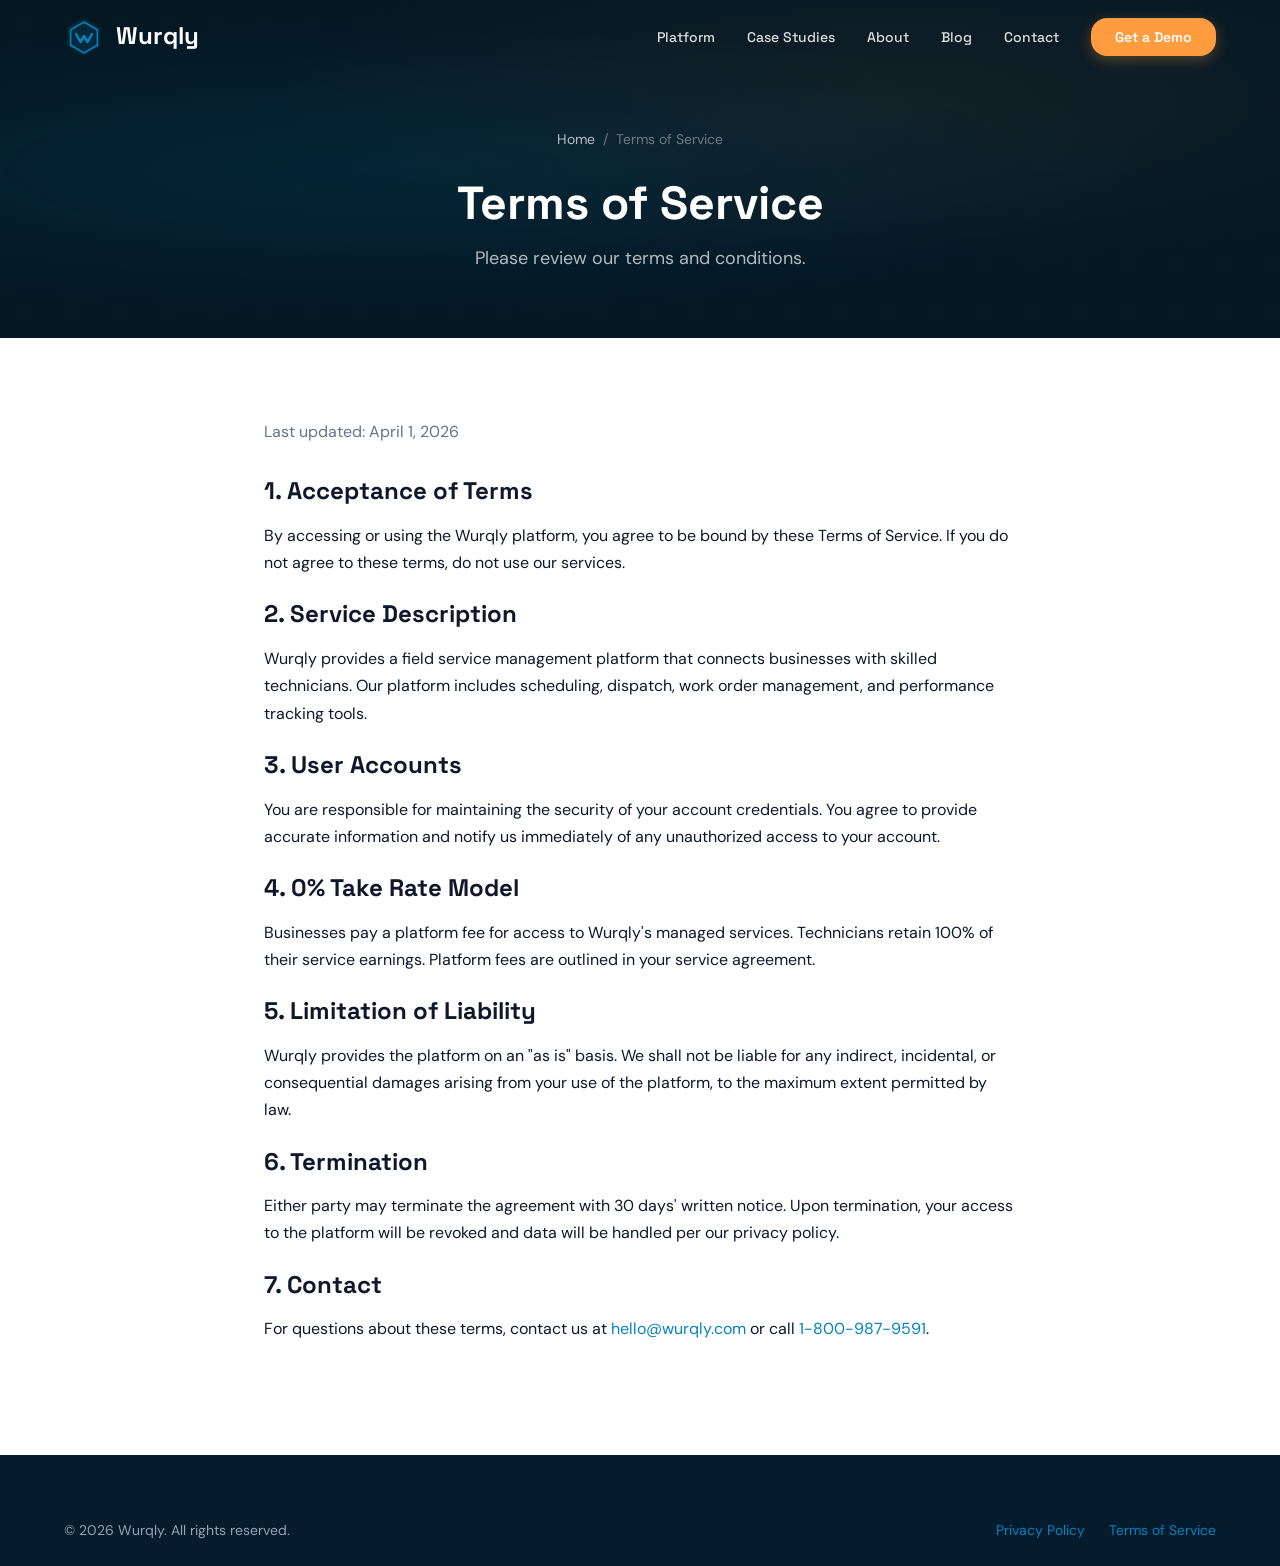
<file: terms.html>
<!DOCTYPE html>
<html lang="en">
<head>
  <meta charset="UTF-8">
  <meta name="viewport" content="width=device-width, initial-scale=1.0">
  <title>Terms of Service | Wurqly</title>
  <meta name="description" content="Wurqly's terms of service. Review the terms and conditions for using our field service management platform.">
  <link rel="canonical" href="https://wurqly.com/terms.html">
  <meta property="og:title" content="Terms of Service | Wurqly">
  <meta property="og:description" content="Wurqly's terms of service for our field service management platform.">
  <meta property="og:type" content="website">
  <meta property="og:url" content="https://wurqly.com/terms.html">
  <meta property="og:image" content="https://wurqly.com/images/og-image.png">
  <meta name="twitter:card" content="summary_large_image">
  <link rel="icon" type="image/x-icon" href="https://wurqly.com/css/images/favicons/favicon.ico">
  <link rel="preconnect" href="https://fonts.googleapis.com">
  <link rel="preconnect" href="https://fonts.gstatic.com" crossorigin>
  <link href="https://fonts.googleapis.com/css2?family=Space+Grotesk:wght@400;500;600;700;800&family=DM+Sans:ital,wght@0,400;0,500;0,600;0,700;1,400&display=swap" rel="stylesheet">
  <link rel="stylesheet" href="css/styles.css">
  <script type="application/ld+json">
  {"@context":"https://schema.org","@type":"BreadcrumbList","itemListElement":[{"@type":"ListItem","position":1,"name":"Home","item":"https://wurqly.com/"},{"@type":"ListItem","position":2,"name":"Terms of Service","item":"https://wurqly.com/terms"}]}
  </script>
</head>
<body>
  <a href="#main-content" class="skip-link">Skip to content</a>

  <header class="site-header">
    <div class="container">
      <nav class="nav-inner">
        <a href="index.html" class="logo" aria-label="Wurqly Home">
          <svg class="logo-icon" viewBox="0 0 40 40" fill="none">
            <path d="M20 2L36.66 11.5V30.5L20 40L3.34 30.5V11.5L20 2Z" fill="currentColor" opacity="0.15"/>
            <path d="M20 6L33.32 13.75V29.25L20 37L6.68 29.25V13.75L20 6Z" stroke="currentColor" stroke-width="1.5" fill="none"/>
            <path d="M12 18L16.5 26L20 20L23.5 26L28 18" stroke="currentColor" stroke-width="2.5" stroke-linecap="round" stroke-linejoin="round" fill="none"/>
          </svg>
          <span class="logo-text">Wurqly</span>
        </a>
        <ul class="nav-links">
          <li><a href="services.html" class="nav-link">Platform</a></li>
          <li><a href="case-studies.html" class="nav-link">Case Studies</a></li>
          <li><a href="about.html" class="nav-link">About</a></li>
          <li><a href="blog.html" class="nav-link">Blog</a></li>
          <li><a href="contact.html" class="nav-link">Contact</a></li>
          <li><a href="contact.html" class="nav-link nav-cta">Get a Demo</a></li>
        </ul>
        <button id="menu-toggle" class="menu-toggle" aria-label="Toggle menu" aria-expanded="false">
          <svg viewBox="0 0 24 24" fill="none" stroke="currentColor" stroke-width="2"><line x1="3" y1="6" x2="21" y2="6"/><line x1="3" y1="12" x2="21" y2="12"/><line x1="3" y1="18" x2="21" y2="18"/></svg>
        </button>
      </nav>
    </div>
  </header>

  <nav class="mobile-menu" id="mobile-menu" aria-label="Mobile navigation">
    <a href="services.html">Platform</a>
    <a href="case-studies.html">Case Studies</a>
    <a href="about.html">About</a>
    <a href="blog.html">Blog</a>
    <a href="contact.html">Contact</a>
  </nav>

  <main id="main-content">
    <section class="mini-hero">
      <div class="hero-grid"></div>
      <div class="mini-hero-content container">
        <nav class="breadcrumb"><a href="index.html">Home</a><span>/</span><span class="breadcrumb-current">Terms of Service</span></nav>
        <h1>Terms of Service</h1>
        <p>Please review our terms and conditions.</p>
      </div>
    </section>

    <section class="section">
      <div class="container" style="max-width:800px;">
        <p class="text-muted" style="margin-bottom:2rem;">Last updated: April 1, 2026</p>

        <h2 style="margin-bottom:1rem;">1. Acceptance of Terms</h2>
        <p style="margin-bottom:1.5rem;">By accessing or using the Wurqly platform, you agree to be bound by these Terms of Service. If you do not agree to these terms, do not use our services.</p>

        <h2 style="margin-bottom:1rem;">2. Service Description</h2>
        <p style="margin-bottom:1.5rem;">Wurqly provides a field service management platform that connects businesses with skilled technicians. Our platform includes scheduling, dispatch, work order management, and performance tracking tools.</p>

        <h2 style="margin-bottom:1rem;">3. User Accounts</h2>
        <p style="margin-bottom:1.5rem;">You are responsible for maintaining the security of your account credentials. You agree to provide accurate information and notify us immediately of any unauthorized access to your account.</p>

        <h2 style="margin-bottom:1rem;">4. 0% Take Rate Model</h2>
        <p style="margin-bottom:1.5rem;">Businesses pay a platform fee for access to Wurqly's managed services. Technicians retain 100% of their service earnings. Platform fees are outlined in your service agreement.</p>

        <h2 style="margin-bottom:1rem;">5. Limitation of Liability</h2>
        <p style="margin-bottom:1.5rem;">Wurqly provides the platform on an "as is" basis. We shall not be liable for any indirect, incidental, or consequential damages arising from your use of the platform, to the maximum extent permitted by law.</p>

        <h2 style="margin-bottom:1rem;">6. Termination</h2>
        <p style="margin-bottom:1.5rem;">Either party may terminate the agreement with 30 days' written notice. Upon termination, your access to the platform will be revoked and data will be handled per our privacy policy.</p>

        <h2 style="margin-bottom:1rem;">7. Contact</h2>
        <p style="margin-bottom:2rem;">For questions about these terms, contact us at <a href="mailto:hello@wurqly.com">hello@wurqly.com</a> or call <a href="tel:+18009879591">1-800-987-9591</a>.</p>
      </div>
    </section>
  </main>

  <footer class="site-footer">
    <div class="container">
      <div class="footer-bottom" style="border:none;padding-top:0;">
        <span>&copy; 2026 Wurqly. All rights reserved.</span>
        <div style="display:flex;gap:1.5rem;">
          <a href="privacy.html">Privacy Policy</a>
          <a href="terms.html">Terms of Service</a>
        </div>
      </div>
    </div>
  </footer>

  <script src="js/shared.js"></script>
</body>
</html>
</file>
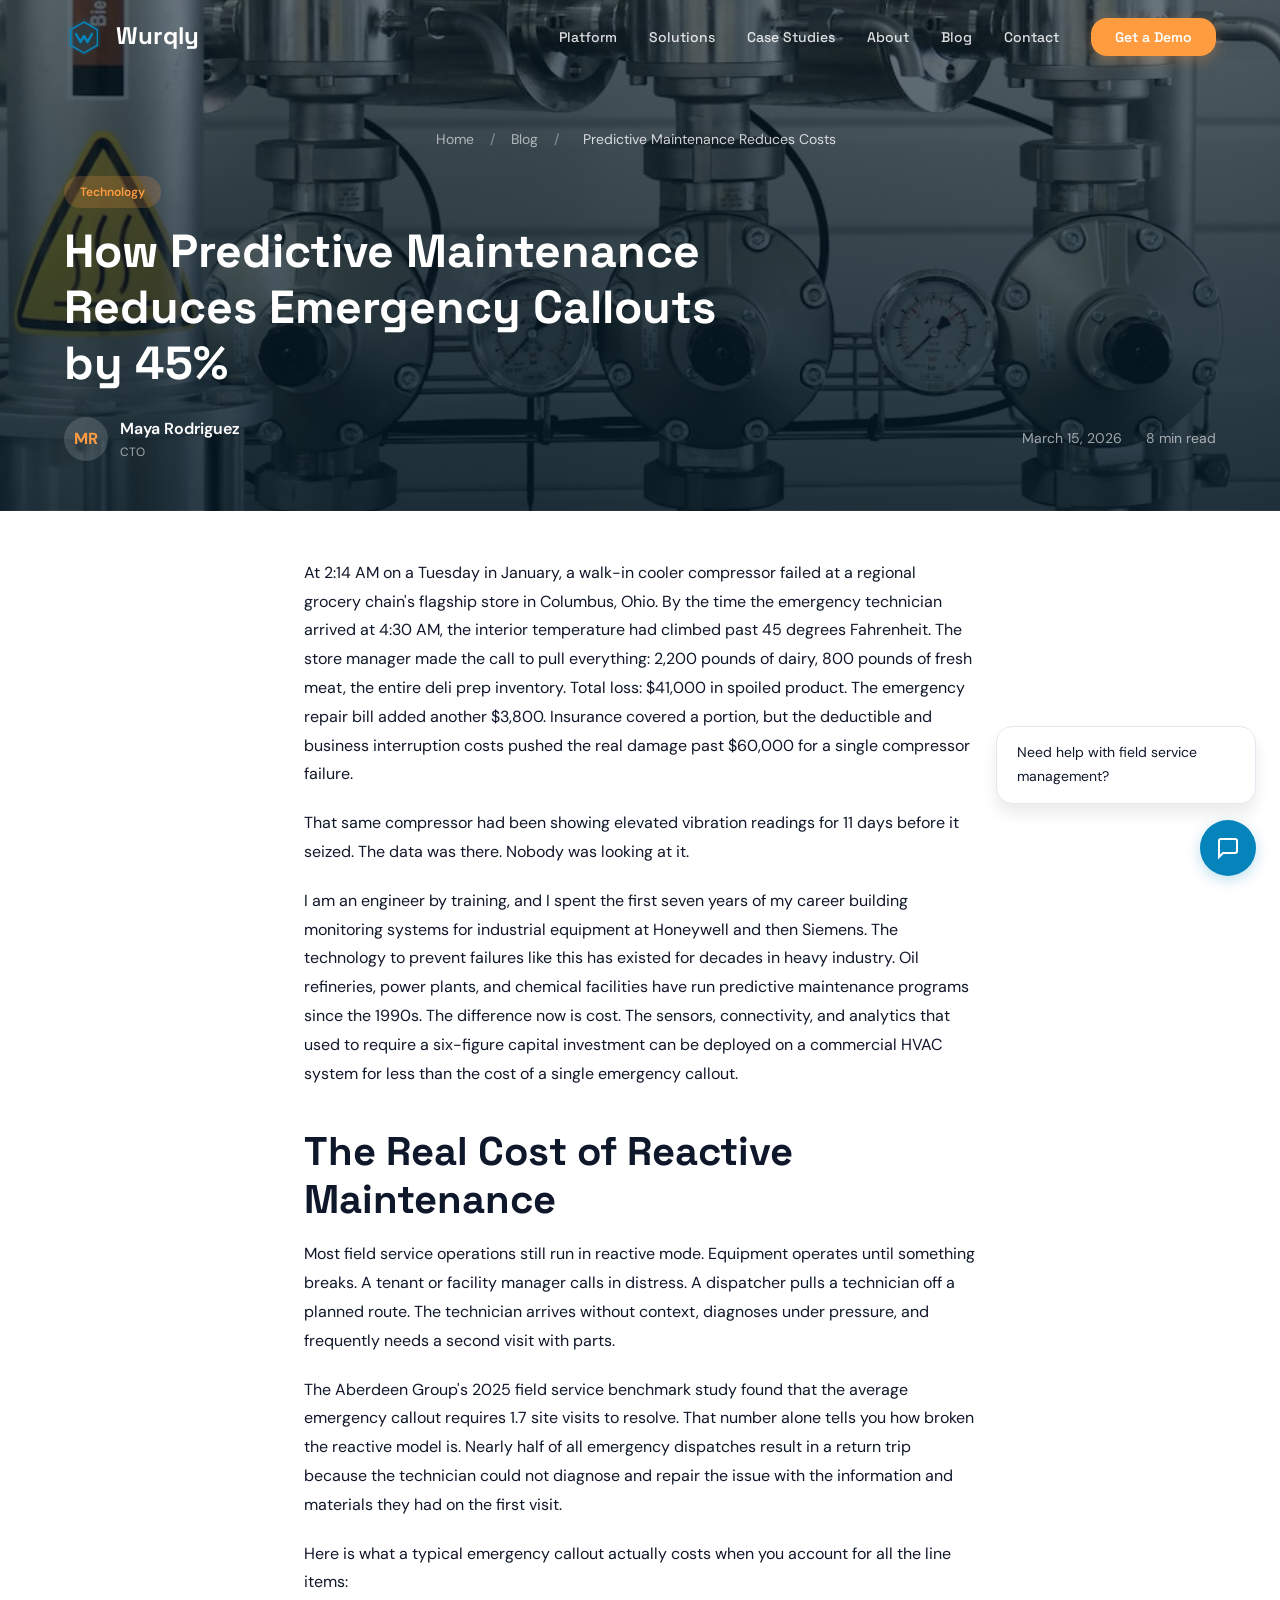
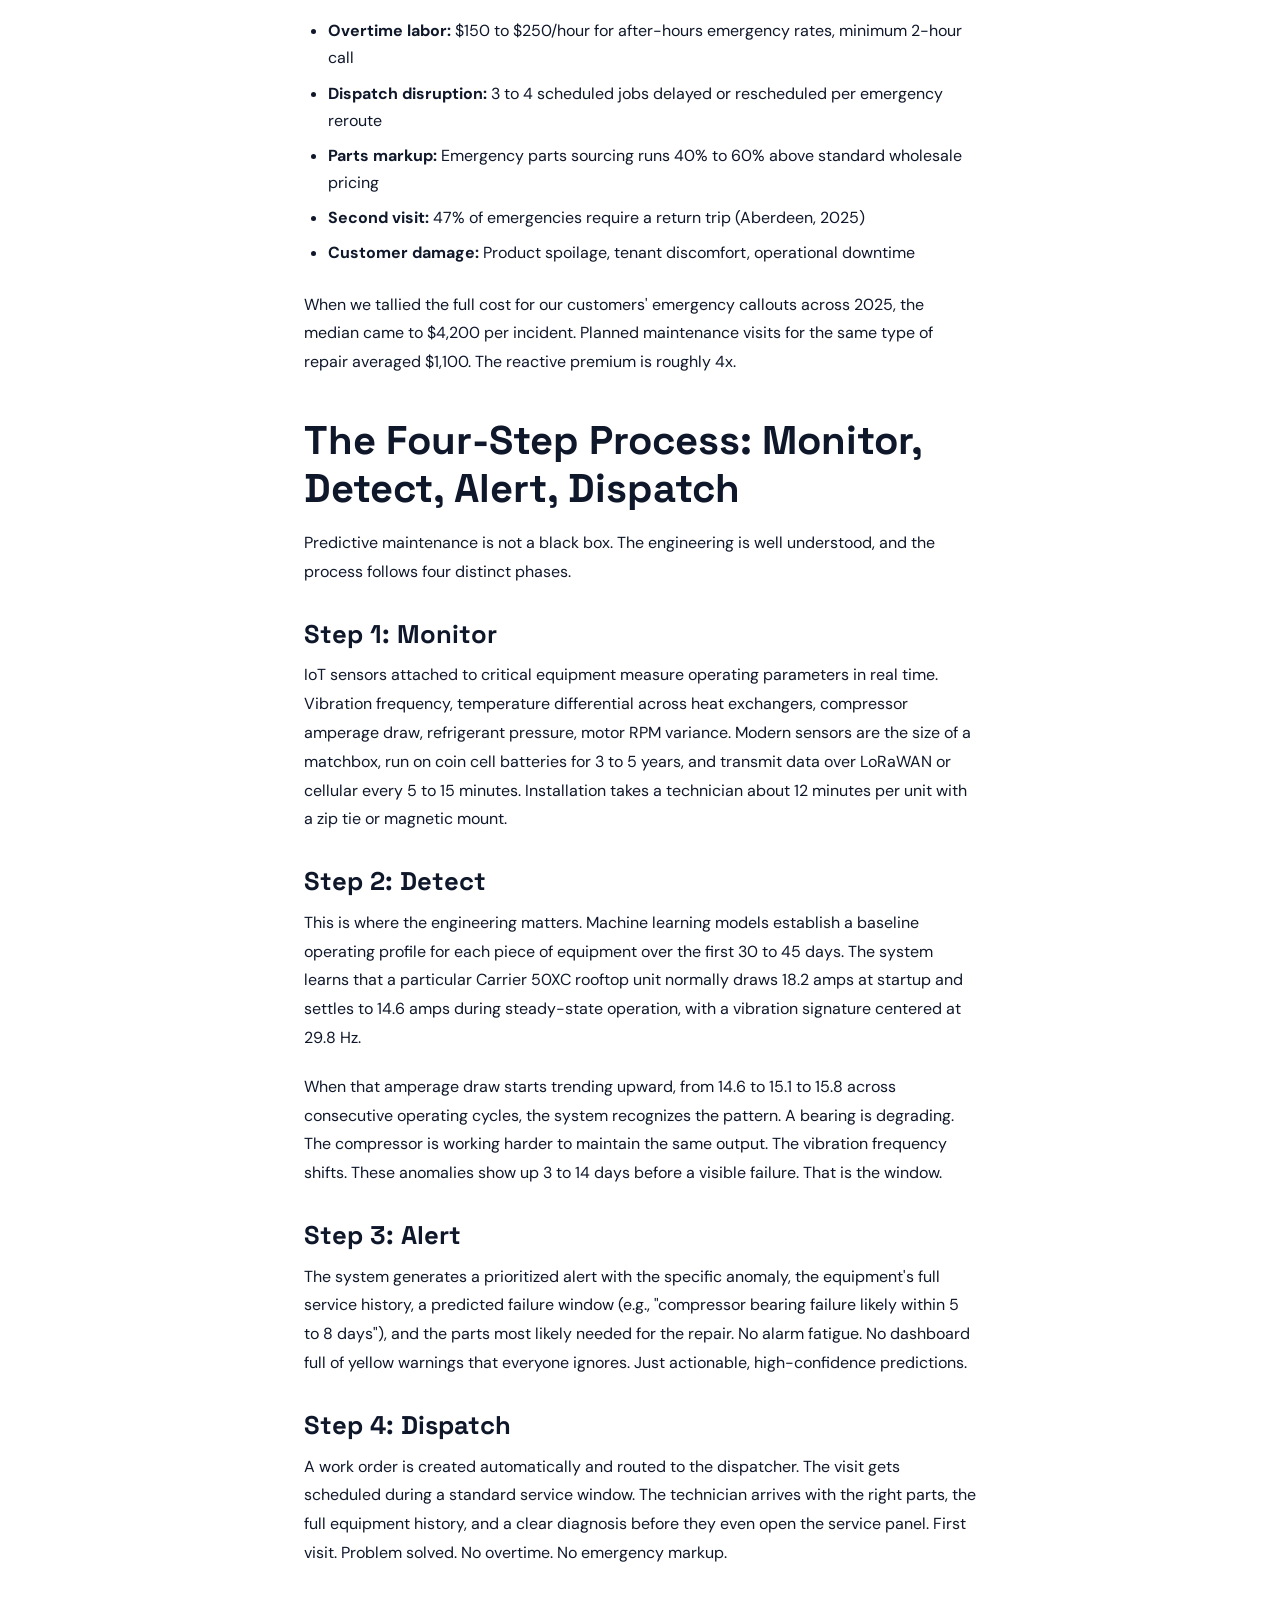
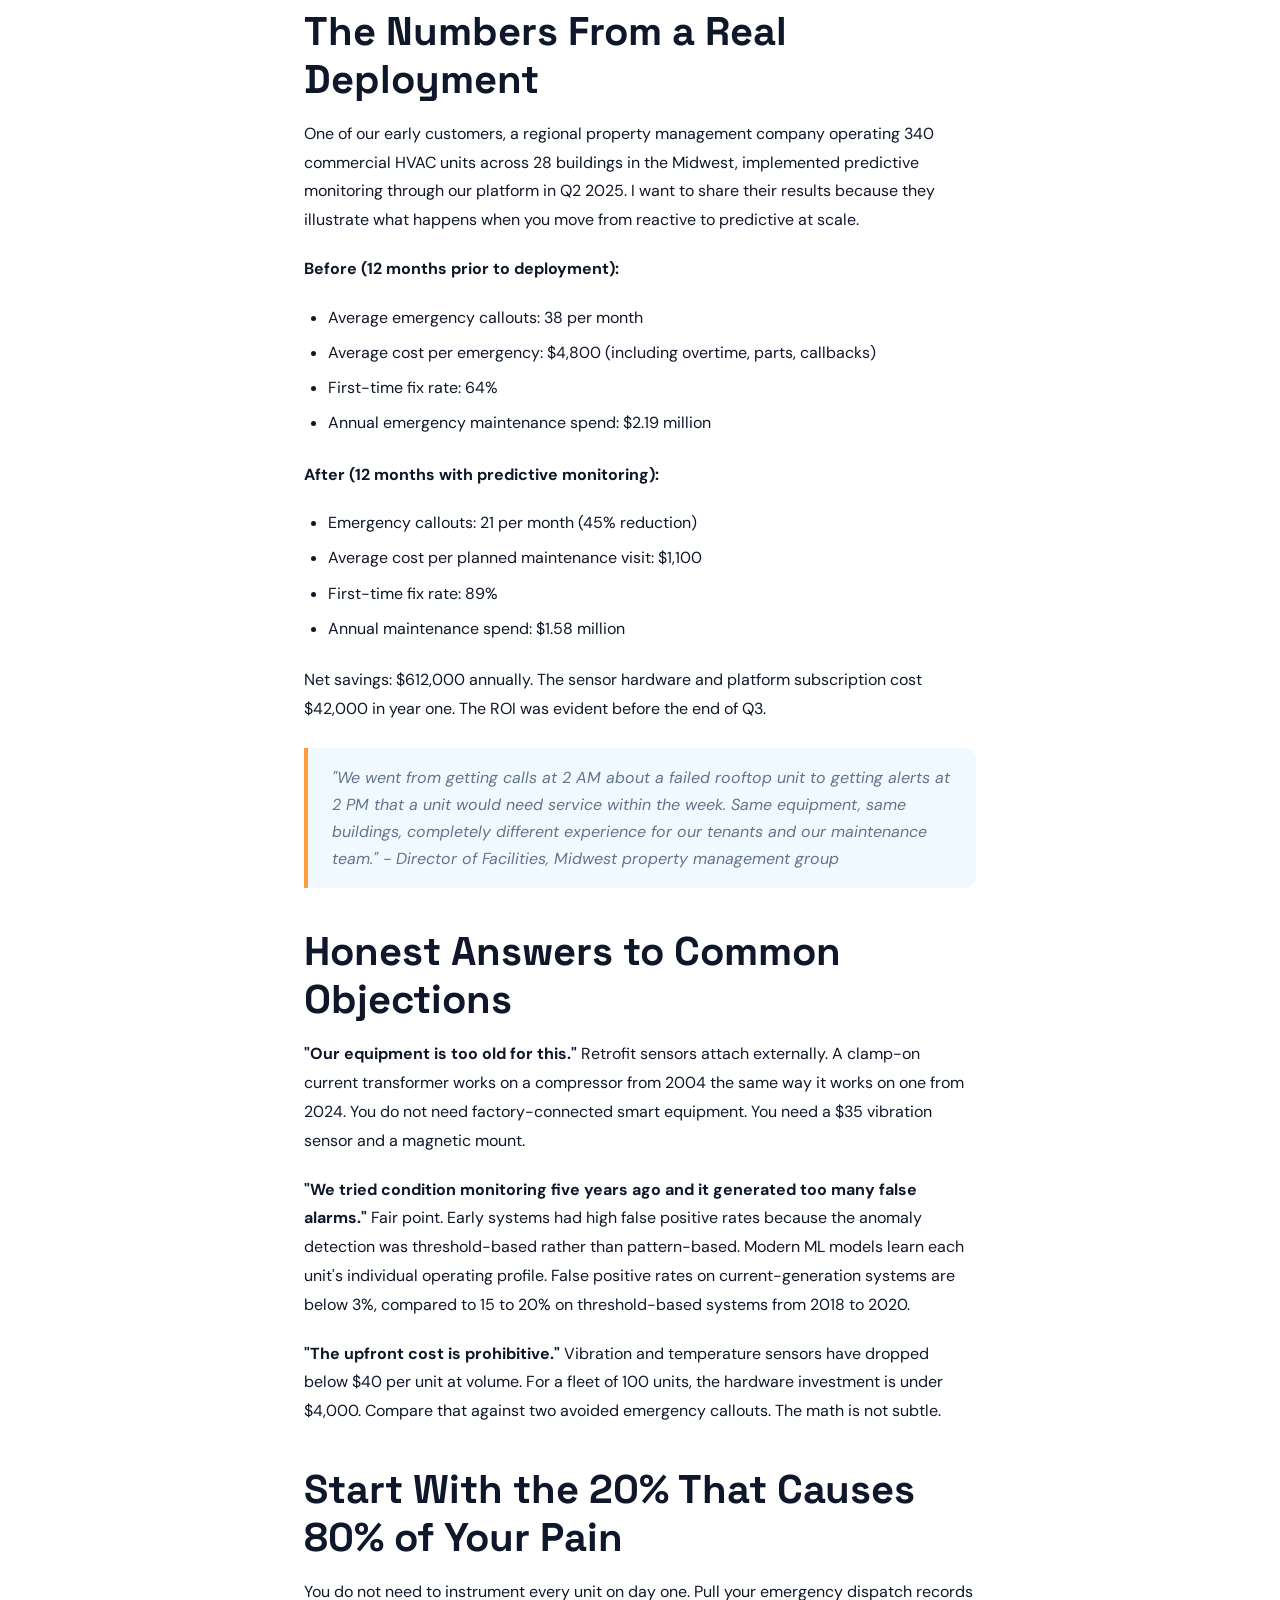
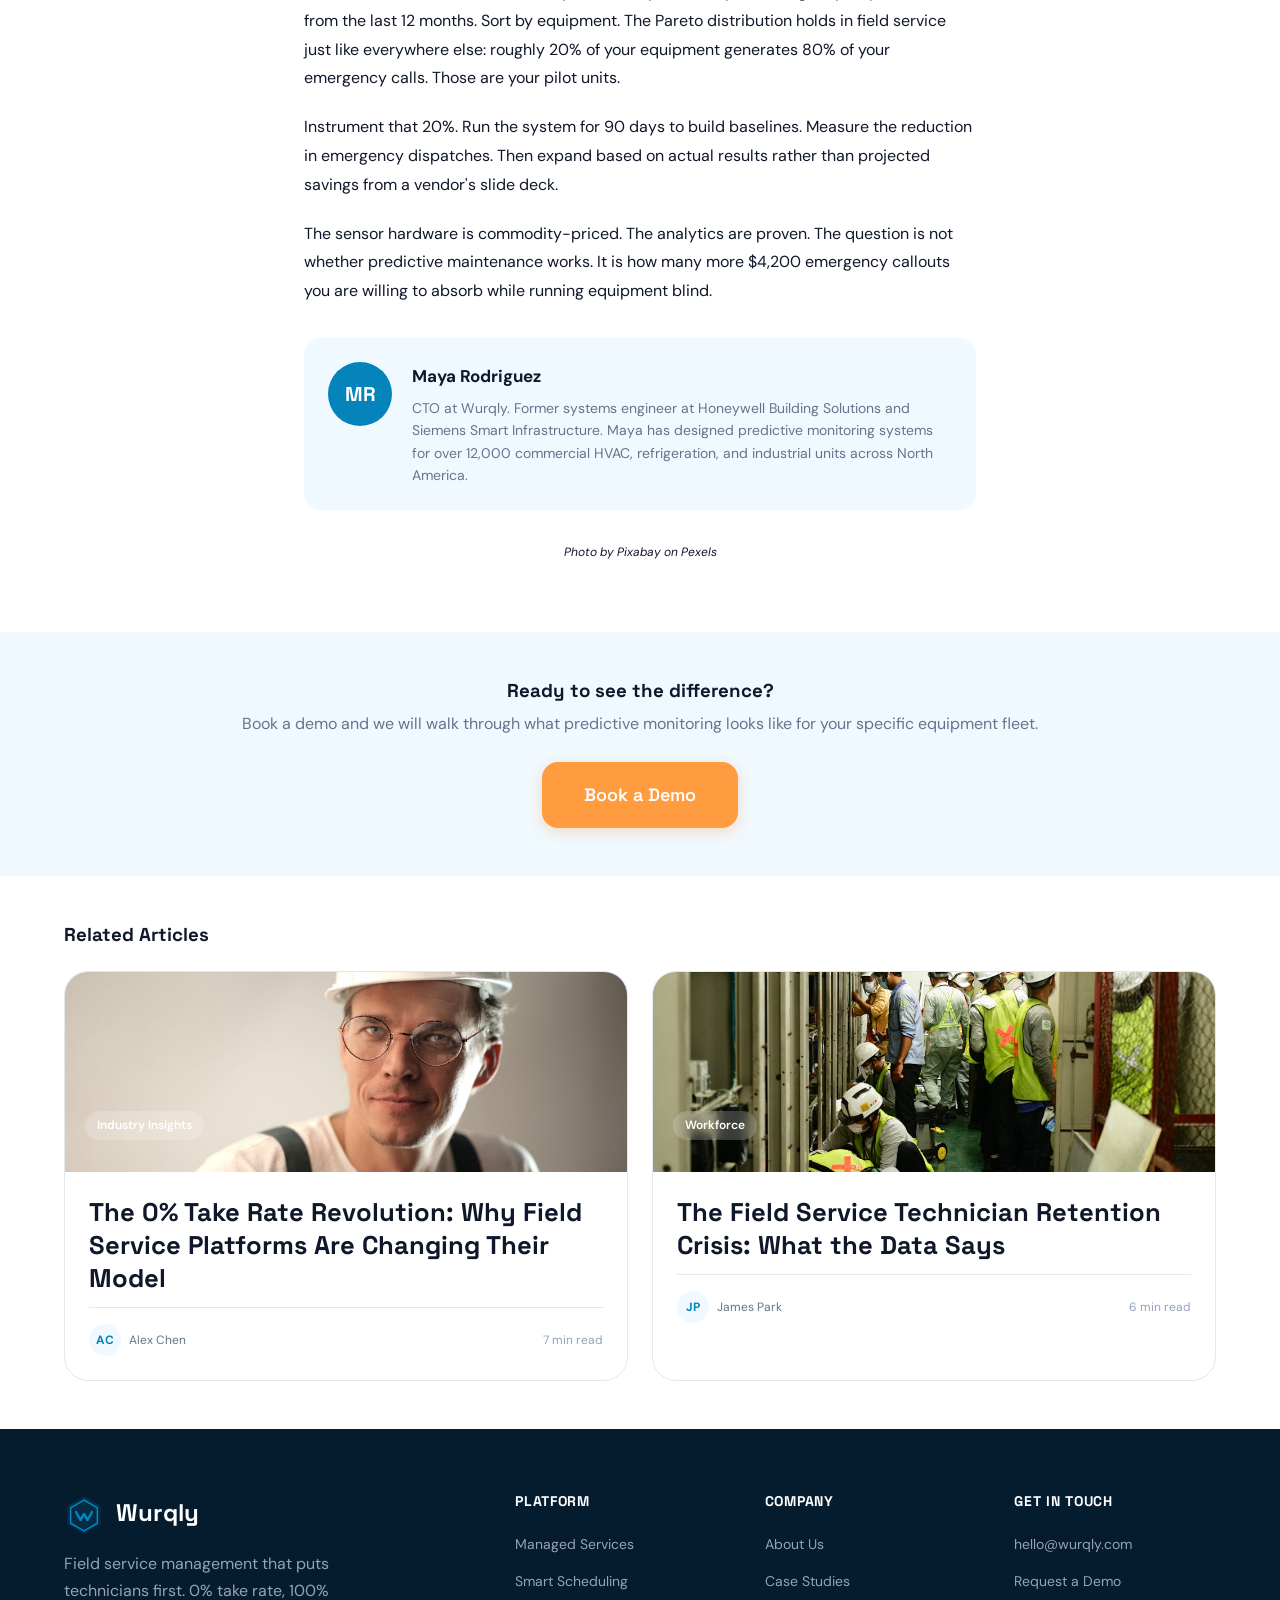
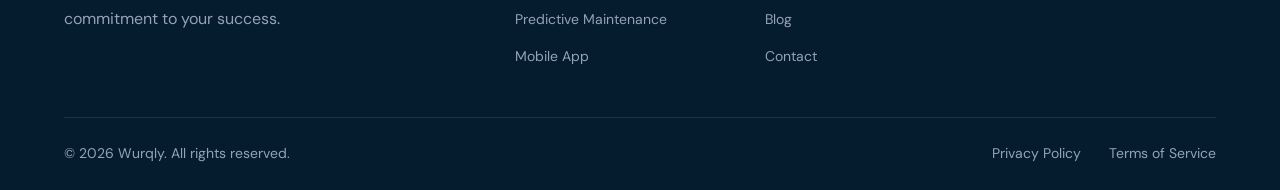
<file: blog/predictive-maintenance-reduces-costs.html>
<!DOCTYPE html>
<html lang="en">
<head>
  <meta charset="UTF-8">
  <meta name="viewport" content="width=device-width, initial-scale=1.0">
  <title>How Predictive Maintenance Reduces Emergency Callouts by 45% | Wurqly</title>
  <meta name="description" content="IoT sensors and anomaly detection can cut emergency field service callouts by 45%. Learn how predictive maintenance transforms reactive operations into proactive ones.">
  <meta name="robots" content="index, follow">
  <link rel="canonical" href="https://wurqly.com/blog/predictive-maintenance-reduces-costs.html">

  <!-- Open Graph -->
  <meta property="og:title" content="How Predictive Maintenance Reduces Emergency Callouts by 45%">
  <meta property="og:description" content="IoT sensors and anomaly detection can cut emergency field service callouts by 45%. Learn how predictive maintenance works in practice.">
  <meta property="og:type" content="article">
  <meta property="og:url" content="https://wurqly.com/blog/predictive-maintenance-reduces-costs.html">
  <meta property="og:site_name" content="Wurqly">
  <meta property="og:image" content="https://wurqly.com/images/og-image.png">
  <meta property="article:published_time" content="2026-03-15">
  <meta property="article:author" content="Maya Rodriguez">

  <!-- Twitter -->
  <meta name="twitter:card" content="summary_large_image">
  <meta name="twitter:title" content="How Predictive Maintenance Reduces Emergency Callouts by 45%">
  <meta name="twitter:description" content="IoT sensors and anomaly detection can cut emergency field service callouts by 45%.">

  <!-- Favicon -->
  <link rel="icon" type="image/x-icon" href="https://wurqly.com/css/images/favicons/favicon.ico">

  <!-- Fonts -->
  <link rel="preconnect" href="https://fonts.googleapis.com">
  <link rel="preconnect" href="https://fonts.gstatic.com" crossorigin>
  <link href="https://fonts.googleapis.com/css2?family=Space+Grotesk:wght@400;500;600;700;800&family=DM+Sans:ital,wght@0,400;0,500;0,600;0,700;1,400&display=swap" rel="stylesheet">

  <!-- Custom CSS -->
  <link rel="stylesheet" href="../css/styles.css">

  <!-- JSON-LD: BlogPosting -->
  <script type="application/ld+json">
  {
    "@context": "https://schema.org",
    "@type": "BlogPosting",
    "headline": "How Predictive Maintenance Reduces Emergency Callouts by 45%",
    "description": "IoT sensors and anomaly detection can cut emergency field service callouts by 45%. Learn how predictive maintenance transforms reactive operations into proactive ones.",
    "author": {
      "@type": "Person",
      "name": "Maya Rodriguez",
      "jobTitle": "CTO",
      "url": "https://wurqly.com/about.html"
    },
    "publisher": {
      "@type": "Organization",
      "name": "Wurqly",
      "url": "https://wurqly.com",
      "logo": {
        "@type": "ImageObject",
        "url": "https://wurqly.com/images/logo.svg"
      }
    },
    "datePublished": "2026-03-15",
    "dateModified": "2026-03-15",
    "mainEntityOfPage": "https://wurqly.com/blog/predictive-maintenance-reduces-costs.html",
    "wordCount": 1200,
    "articleSection": "Technology"
  }
  </script>

  <!-- JSON-LD: BreadcrumbList -->
  <script type="application/ld+json">
  {
    "@context": "https://schema.org",
    "@type": "BreadcrumbList",
    "itemListElement": [
      { "@type": "ListItem", "position": 1, "name": "Home", "item": "https://wurqly.com/" },
      { "@type": "ListItem", "position": 2, "name": "Blog", "item": "https://wurqly.com/blog.html" },
      { "@type": "ListItem", "position": 3, "name": "How Predictive Maintenance Reduces Emergency Callouts by 45%" }
    ]
  }
  </script>
</head>
<body>
<a href="#main-content" class="skip-link">Skip to content</a>

  <!-- ========== HEADER ========== -->
  <header class="site-header">
    <div class="container">
      <nav class="nav-inner">
        <a href="../index.html" class="logo">
          <svg class="logo-icon" viewBox="0 0 40 40" fill="none">
            <path d="M20 2L36.66 11.5V30.5L20 40L3.34 30.5V11.5L20 2Z" fill="currentColor" opacity="0.15"/>
            <path d="M20 6L33.32 13.75V29.25L20 37L6.68 29.25V13.75L20 6Z" stroke="currentColor" stroke-width="1.5" fill="none"/>
            <path d="M12 18L16.5 26L20 20L23.5 26L28 18" stroke="currentColor" stroke-width="2.5" stroke-linecap="round" stroke-linejoin="round" fill="none"/>
          </svg>
          <span class="logo-text">Wurqly</span>
        </a>
        <ul class="nav-links">
          <li><a href="../services.html" class="nav-link">Platform</a></li>
          <li><a href="../services.html#solutions" class="nav-link">Solutions</a></li>
          <li><a href="../case-studies.html" class="nav-link">Case Studies</a></li>
          <li><a href="../about.html" class="nav-link">About</a></li>
          <li><a href="../blog.html" class="nav-link">Blog</a></li>
          <li><a href="../contact.html" class="nav-link">Contact</a></li>
          <li><a href="../contact.html" class="nav-link nav-cta">Get a Demo</a></li>
        </ul>
        <button id="menu-toggle" class="menu-toggle" aria-label="Toggle menu" aria-expanded="false">
          <svg viewBox="0 0 24 24" fill="none" stroke="currentColor" stroke-width="2"><line x1="3" y1="6" x2="21" y2="6"/><line x1="3" y1="12" x2="21" y2="12"/><line x1="3" y1="18" x2="21" y2="18"/></svg>
        </button>
      </nav>
    </div>
  </header>

  <!-- Mobile Menu -->
  <nav class="mobile-menu" id="mobile-menu" aria-label="Mobile navigation">
    <a href="../index.html">Home</a>
    <a href="../services.html">Platform</a>
    <a href="../case-studies.html">Case Studies</a>
    <a href="../about.html">About</a>
    <a href="../blog.html">Blog</a>
    <a href="../contact.html">Contact</a>
    <a href="../contact.html" class="btn btn-primary mobile-menu-cta">Get a Demo</a>
  </nav>

  <main id="main-content">
    <article class="blog-post">
      <!-- Post Header -->
      <div class="blog-post-header" style="background-image: linear-gradient(to bottom, rgba(4,24,36,0.6), rgba(4,24,36,0.85)), url('../images/blog/blog-predictive-maintenance.jpg'); background-size: cover; background-position: center;">
        <div class="container">
          <nav class="breadcrumb" aria-label="Breadcrumb">
            <a href="../index.html">Home</a> <span>/</span> <a href="../blog.html">Blog</a> <span>/</span> <span class="breadcrumb-current">Predictive Maintenance Reduces Costs</span>
          </nav>
          <span class="blog-category-badge">Technology</span>
          <h1 class="blog-post-title">How Predictive Maintenance Reduces Emergency Callouts by 45%</h1>
          <div class="blog-post-meta">
            <div class="blog-author">
              <div class="blog-author-avatar">MR</div>
              <div>
                <span class="blog-author-name">Maya Rodriguez</span>
                <span class="blog-author-role">CTO</span>
              </div>
            </div>
            <div class="blog-meta-right">
              <span>March 15, 2026</span>
              <span>8 min read</span>
            </div>
          </div>
        </div>
      </div>

      <!-- Post Content -->
      <div class="blog-post-content">
        <div class="container blog-container">

          <p>At 2:14 AM on a Tuesday in January, a walk-in cooler compressor failed at a regional grocery chain's flagship store in Columbus, Ohio. By the time the emergency technician arrived at 4:30 AM, the interior temperature had climbed past 45 degrees Fahrenheit. The store manager made the call to pull everything: 2,200 pounds of dairy, 800 pounds of fresh meat, the entire deli prep inventory. Total loss: $41,000 in spoiled product. The emergency repair bill added another $3,800. Insurance covered a portion, but the deductible and business interruption costs pushed the real damage past $60,000 for a single compressor failure.</p>

          <p>That same compressor had been showing elevated vibration readings for 11 days before it seized. The data was there. Nobody was looking at it.</p>

          <p>I am an engineer by training, and I spent the first seven years of my career building monitoring systems for industrial equipment at Honeywell and then Siemens. The technology to prevent failures like this has existed for decades in heavy industry. Oil refineries, power plants, and chemical facilities have run predictive maintenance programs since the 1990s. The difference now is cost. The sensors, connectivity, and analytics that used to require a six-figure capital investment can be deployed on a commercial HVAC system for less than the cost of a single emergency callout.</p>

          <h2>The Real Cost of Reactive Maintenance</h2>

          <p>Most field service operations still run in reactive mode. Equipment operates until something breaks. A tenant or facility manager calls in distress. A dispatcher pulls a technician off a planned route. The technician arrives without context, diagnoses under pressure, and frequently needs a second visit with parts.</p>

          <p>The Aberdeen Group's 2025 field service benchmark study found that the average emergency callout requires 1.7 site visits to resolve. That number alone tells you how broken the reactive model is. Nearly half of all emergency dispatches result in a return trip because the technician could not diagnose and repair the issue with the information and materials they had on the first visit.</p>

          <p>Here is what a typical emergency callout actually costs when you account for all the line items:</p>

          <ul>
            <li><strong>Overtime labor:</strong> $150 to $250/hour for after-hours emergency rates, minimum 2-hour call</li>
            <li><strong>Dispatch disruption:</strong> 3 to 4 scheduled jobs delayed or rescheduled per emergency reroute</li>
            <li><strong>Parts markup:</strong> Emergency parts sourcing runs 40% to 60% above standard wholesale pricing</li>
            <li><strong>Second visit:</strong> 47% of emergencies require a return trip (Aberdeen, 2025)</li>
            <li><strong>Customer damage:</strong> Product spoilage, tenant discomfort, operational downtime</li>
          </ul>

          <p>When we tallied the full cost for our customers' emergency callouts across 2025, the median came to $4,200 per incident. Planned maintenance visits for the same type of repair averaged $1,100. The reactive premium is roughly 4x.</p>

          <h2>The Four-Step Process: Monitor, Detect, Alert, Dispatch</h2>

          <p>Predictive maintenance is not a black box. The engineering is well understood, and the process follows four distinct phases.</p>

          <h3>Step 1: Monitor</h3>

          <p>IoT sensors attached to critical equipment measure operating parameters in real time. Vibration frequency, temperature differential across heat exchangers, compressor amperage draw, refrigerant pressure, motor RPM variance. Modern sensors are the size of a matchbox, run on coin cell batteries for 3 to 5 years, and transmit data over LoRaWAN or cellular every 5 to 15 minutes. Installation takes a technician about 12 minutes per unit with a zip tie or magnetic mount.</p>

          <h3>Step 2: Detect</h3>

          <p>This is where the engineering matters. Machine learning models establish a baseline operating profile for each piece of equipment over the first 30 to 45 days. The system learns that a particular Carrier 50XC rooftop unit normally draws 18.2 amps at startup and settles to 14.6 amps during steady-state operation, with a vibration signature centered at 29.8 Hz.</p>

          <p>When that amperage draw starts trending upward, from 14.6 to 15.1 to 15.8 across consecutive operating cycles, the system recognizes the pattern. A bearing is degrading. The compressor is working harder to maintain the same output. The vibration frequency shifts. These anomalies show up 3 to 14 days before a visible failure. That is the window.</p>

          <h3>Step 3: Alert</h3>

          <p>The system generates a prioritized alert with the specific anomaly, the equipment's full service history, a predicted failure window (e.g., "compressor bearing failure likely within 5 to 8 days"), and the parts most likely needed for the repair. No alarm fatigue. No dashboard full of yellow warnings that everyone ignores. Just actionable, high-confidence predictions.</p>

          <h3>Step 4: Dispatch</h3>

          <p>A work order is created automatically and routed to the dispatcher. The visit gets scheduled during a standard service window. The technician arrives with the right parts, the full equipment history, and a clear diagnosis before they even open the service panel. First visit. Problem solved. No overtime. No emergency markup.</p>

          <h2>The Numbers From a Real Deployment</h2>

          <p>One of our early customers, a regional property management company operating 340 commercial HVAC units across 28 buildings in the Midwest, implemented predictive monitoring through our platform in Q2 2025. I want to share their results because they illustrate what happens when you move from reactive to predictive at scale.</p>

          <p><strong>Before (12 months prior to deployment):</strong></p>
          <ul>
            <li>Average emergency callouts: 38 per month</li>
            <li>Average cost per emergency: $4,800 (including overtime, parts, callbacks)</li>
            <li>First-time fix rate: 64%</li>
            <li>Annual emergency maintenance spend: $2.19 million</li>
          </ul>

          <p><strong>After (12 months with predictive monitoring):</strong></p>
          <ul>
            <li>Emergency callouts: 21 per month (45% reduction)</li>
            <li>Average cost per planned maintenance visit: $1,100</li>
            <li>First-time fix rate: 89%</li>
            <li>Annual maintenance spend: $1.58 million</li>
          </ul>

          <p>Net savings: $612,000 annually. The sensor hardware and platform subscription cost $42,000 in year one. The ROI was evident before the end of Q3.</p>

          <blockquote>"We went from getting calls at 2 AM about a failed rooftop unit to getting alerts at 2 PM that a unit would need service within the week. Same equipment, same buildings, completely different experience for our tenants and our maintenance team." - Director of Facilities, Midwest property management group</blockquote>

          <h2>Honest Answers to Common Objections</h2>

          <p><strong>"Our equipment is too old for this."</strong> Retrofit sensors attach externally. A clamp-on current transformer works on a compressor from 2004 the same way it works on one from 2024. You do not need factory-connected smart equipment. You need a $35 vibration sensor and a magnetic mount.</p>

          <p><strong>"We tried condition monitoring five years ago and it generated too many false alarms."</strong> Fair point. Early systems had high false positive rates because the anomaly detection was threshold-based rather than pattern-based. Modern ML models learn each unit's individual operating profile. False positive rates on current-generation systems are below 3%, compared to 15 to 20% on threshold-based systems from 2018 to 2020.</p>

          <p><strong>"The upfront cost is prohibitive."</strong> Vibration and temperature sensors have dropped below $40 per unit at volume. For a fleet of 100 units, the hardware investment is under $4,000. Compare that against two avoided emergency callouts. The math is not subtle.</p>

          <h2>Start With the 20% That Causes 80% of Your Pain</h2>

          <p>You do not need to instrument every unit on day one. Pull your emergency dispatch records from the last 12 months. Sort by equipment. The Pareto distribution holds in field service just like everywhere else: roughly 20% of your equipment generates 80% of your emergency calls. Those are your pilot units.</p>

          <p>Instrument that 20%. Run the system for 90 days to build baselines. Measure the reduction in emergency dispatches. Then expand based on actual results rather than projected savings from a vendor's slide deck.</p>

          <p>The sensor hardware is commodity-priced. The analytics are proven. The question is not whether predictive maintenance works. It is how many more $4,200 emergency callouts you are willing to absorb while running equipment blind.</p>

          <!-- Author Bio -->
          <div class="blog-author-box">
            <div class="blog-author-avatar-lg">MR</div>
            <div>
              <strong>Maya Rodriguez</strong>
              <p>CTO at Wurqly. Former systems engineer at Honeywell Building Solutions and Siemens Smart Infrastructure. Maya has designed predictive monitoring systems for over 12,000 commercial HVAC, refrigeration, and industrial units across North America.</p>
            </div>
          </div>

          <p class="photo-credit">Photo by Pixabay on Pexels</p>
        </div>
      </div>

      <!-- Post Footer / CTA -->
      <div class="blog-post-cta">
        <div class="container">
          <h3>Ready to see the difference?</h3>
          <p>Book a demo and we will walk through what predictive monitoring looks like for your specific equipment fleet.</p>
          <a href="../contact.html" class="btn btn-primary btn-lg">Book a Demo</a>
        </div>
      </div>

      <!-- Related Posts -->
      <div class="blog-related">
        <div class="container">
          <h3>Related Articles</h3>
          <div class="blog-related-grid">
            <a href="zero-percent-take-rate-revolution.html" class="blog-card">
              <div class="blog-card-image">
                <img src="../images/blog/blog-take-rate.jpg" alt="Confident field service worker in hard hat" loading="lazy" style="width:100%;height:100%;object-fit:cover;">
                <span class="blog-card-category">Industry Insights</span>
              </div>
              <div class="blog-card-body">
                <h4 class="blog-card-title">The 0% Take Rate Revolution: Why Field Service Platforms Are Changing Their Model</h4>
                <div class="blog-card-footer">
                  <div class="blog-card-author">
                    <div class="blog-card-avatar">AC</div>
                    <span class="blog-card-meta">Alex Chen</span>
                  </div>
                  <span class="blog-card-read">7 min read</span>
                </div>
              </div>
            </a>
            <a href="technician-retention-crisis.html" class="blog-card">
              <div class="blog-card-image">
                <img src="../images/blog/blog-retention-crisis.jpg" alt="Team of field service technicians in safety vests" loading="lazy" style="width:100%;height:100%;object-fit:cover;">
                <span class="blog-card-category">Workforce</span>
              </div>
              <div class="blog-card-body">
                <h4 class="blog-card-title">The Field Service Technician Retention Crisis: What the Data Says</h4>
                <div class="blog-card-footer">
                  <div class="blog-card-author">
                    <div class="blog-card-avatar">JP</div>
                    <span class="blog-card-meta">James Park</span>
                  </div>
                  <span class="blog-card-read">6 min read</span>
                </div>
              </div>
            </a>
          </div>
        </div>
      </div>
    </article>
  </main>

  <!-- ========== FOOTER ========== -->
  <footer class="site-footer">
    <div class="container">
      <div class="footer-grid">
        <div class="footer-brand">
          <a href="../index.html" class="logo" style="margin-bottom:0.5rem;">
            <svg class="logo-icon" viewBox="0 0 40 40" fill="none">
              <path d="M20 2L36.66 11.5V30.5L20 40L3.34 30.5V11.5L20 2Z" fill="currentColor" opacity="0.15"/>
              <path d="M20 6L33.32 13.75V29.25L20 37L6.68 29.25V13.75L20 6Z" stroke="currentColor" stroke-width="1.5" fill="none"/>
              <path d="M12 18L16.5 26L20 20L23.5 26L28 18" stroke="currentColor" stroke-width="2.5" stroke-linecap="round" stroke-linejoin="round" fill="none"/>
            </svg>
            <span class="logo-text">Wurqly</span>
          </a>
          <p>Field service management that puts technicians first. 0% take rate, 100% commitment to your success.</p>
        </div>
        <div>
          <h4 class="footer-heading">Platform</h4>
          <ul class="footer-links">
            <li><a href="../services.html">Managed Services</a></li>
            <li><a href="../services.html#solutions">Smart Scheduling</a></li>
            <li><a href="../services.html">Predictive Maintenance</a></li>
            <li><a href="../services.html">Mobile App</a></li>
          </ul>
        </div>
        <div>
          <h4 class="footer-heading">Company</h4>
          <ul class="footer-links">
            <li><a href="../about.html">About Us</a></li>
            <li><a href="../case-studies.html">Case Studies</a></li>
            <li><a href="../blog.html">Blog</a></li>
            <li><a href="../contact.html">Contact</a></li>
          </ul>
        </div>
        <div>
          <h4 class="footer-heading">Get in Touch</h4>
          <ul class="footer-links">
            <li><a href="mailto:hello@wurqly.com">hello@wurqly.com</a></li>
            <li><a href="../contact.html">Request a Demo</a></li>
          </ul>
        </div>
      </div>
      <div class="footer-bottom">
        <span>&copy; 2026 Wurqly. All rights reserved.</span>
        <span>
          <a href="../privacy.html" style="color:var(--text-light);margin-right:1.5rem;">Privacy Policy</a>
          <a href="../terms.html" style="color:var(--text-light);">Terms of Service</a>
        </span>
      </div>
    </div>
  </footer>

  <!-- ========== MOBILE CTA BAR ========== -->
  <div class="mobile-cta-bar">
    <a href="tel:+18009879591" class="mobile-cta-btn mobile-cta-call">
      <svg width="18" height="18" viewBox="0 0 24 24" fill="none" stroke="currentColor" stroke-width="2" stroke-linecap="round" stroke-linejoin="round"><path d="M22 16.92v3a2 2 0 01-2.18 2 19.79 19.79 0 01-8.63-3.07 19.5 19.5 0 01-6-6 19.79 19.79 0 01-3.07-8.67A2 2 0 014.11 2h3a2 2 0 012 1.72c.127.96.361 1.903.7 2.81a2 2 0 01-.45 2.11L8.09 9.91a16 16 0 006 6l1.27-1.27a2 2 0 012.11-.45c.907.339 1.85.573 2.81.7A2 2 0 0122 16.92z"/></svg>
      Call Us
    </a>
    <a href="../contact.html" class="mobile-cta-btn mobile-cta-book">
      <svg width="18" height="18" viewBox="0 0 24 24" fill="none" stroke="currentColor" stroke-width="2" stroke-linecap="round" stroke-linejoin="round"><rect x="3" y="4" width="18" height="18" rx="2" ry="2"/><line x1="16" y1="2" x2="16" y2="6"/><line x1="8" y1="2" x2="8" y2="6"/><line x1="3" y1="10" x2="21" y2="10"/></svg>
      Book a Demo
    </a>
  </div>

  <!-- ========== CHATBOT WIDGET ========== -->
  <div id="chatbot-bubble" class="chatbot-bubble">Need help with field service management?</div>
  <button id="chatbot-trigger" class="chatbot-trigger" onclick="toggleChatbot()" aria-label="Open chat">
    <svg width="24" height="24" viewBox="0 0 24 24" fill="none" stroke="currentColor" stroke-width="2"><path d="M21 15a2 2 0 01-2 2H7l-4 4V5a2 2 0 012-2h14a2 2 0 012 2z"/></svg>
  </button>
  <div id="chatbot-panel" class="chatbot-panel">
    <div class="chatbot-header">
      <h4>Wurqly Assistant</h4>
      <button onclick="toggleChatbot()" style="background:none;border:none;color:#FFF;cursor:pointer;" aria-label="Close chat">
        <svg width="18" height="18" viewBox="0 0 24 24" fill="none" stroke="currentColor" stroke-width="2"><line x1="18" y1="6" x2="6" y2="18"/><line x1="6" y1="6" x2="18" y2="18"/></svg>
      </button>
    </div>
    <div id="chatbot-messages" class="chatbot-messages"></div>
    <div class="chatbot-input-area">
      <input type="text" id="chatbot-input" placeholder="Type a message..." autocomplete="off">
      <button onclick="handleChatSend()" aria-label="Send message">
        <svg width="18" height="18" viewBox="0 0 24 24" fill="none" stroke="currentColor" stroke-width="2"><line x1="22" y1="2" x2="11" y2="13"/><polygon points="22 2 15 22 11 13 2 9 22 2"/></svg>
      </button>
    </div>
  </div>

  <script src="../js/shared.js"></script>
  <script src="../js/chatbot-widget.js"></script>
</body>
</html>
</file>
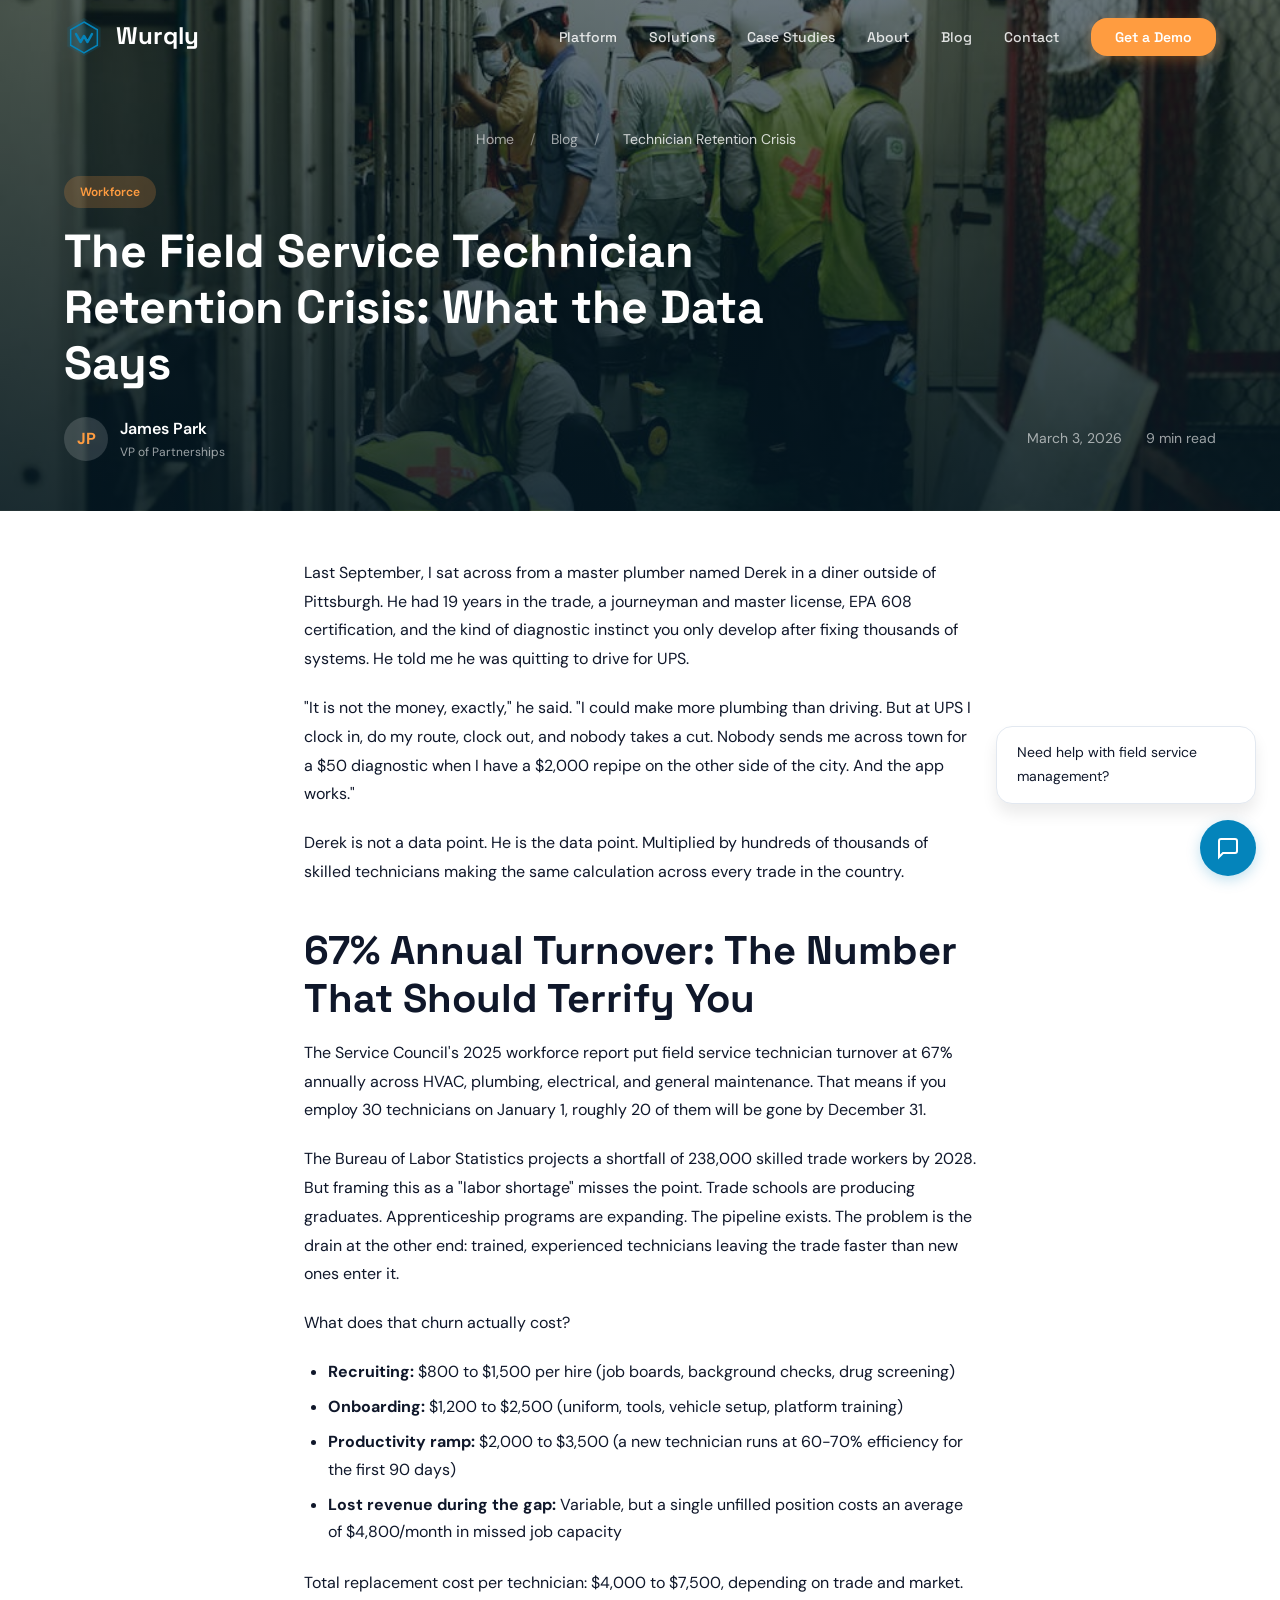
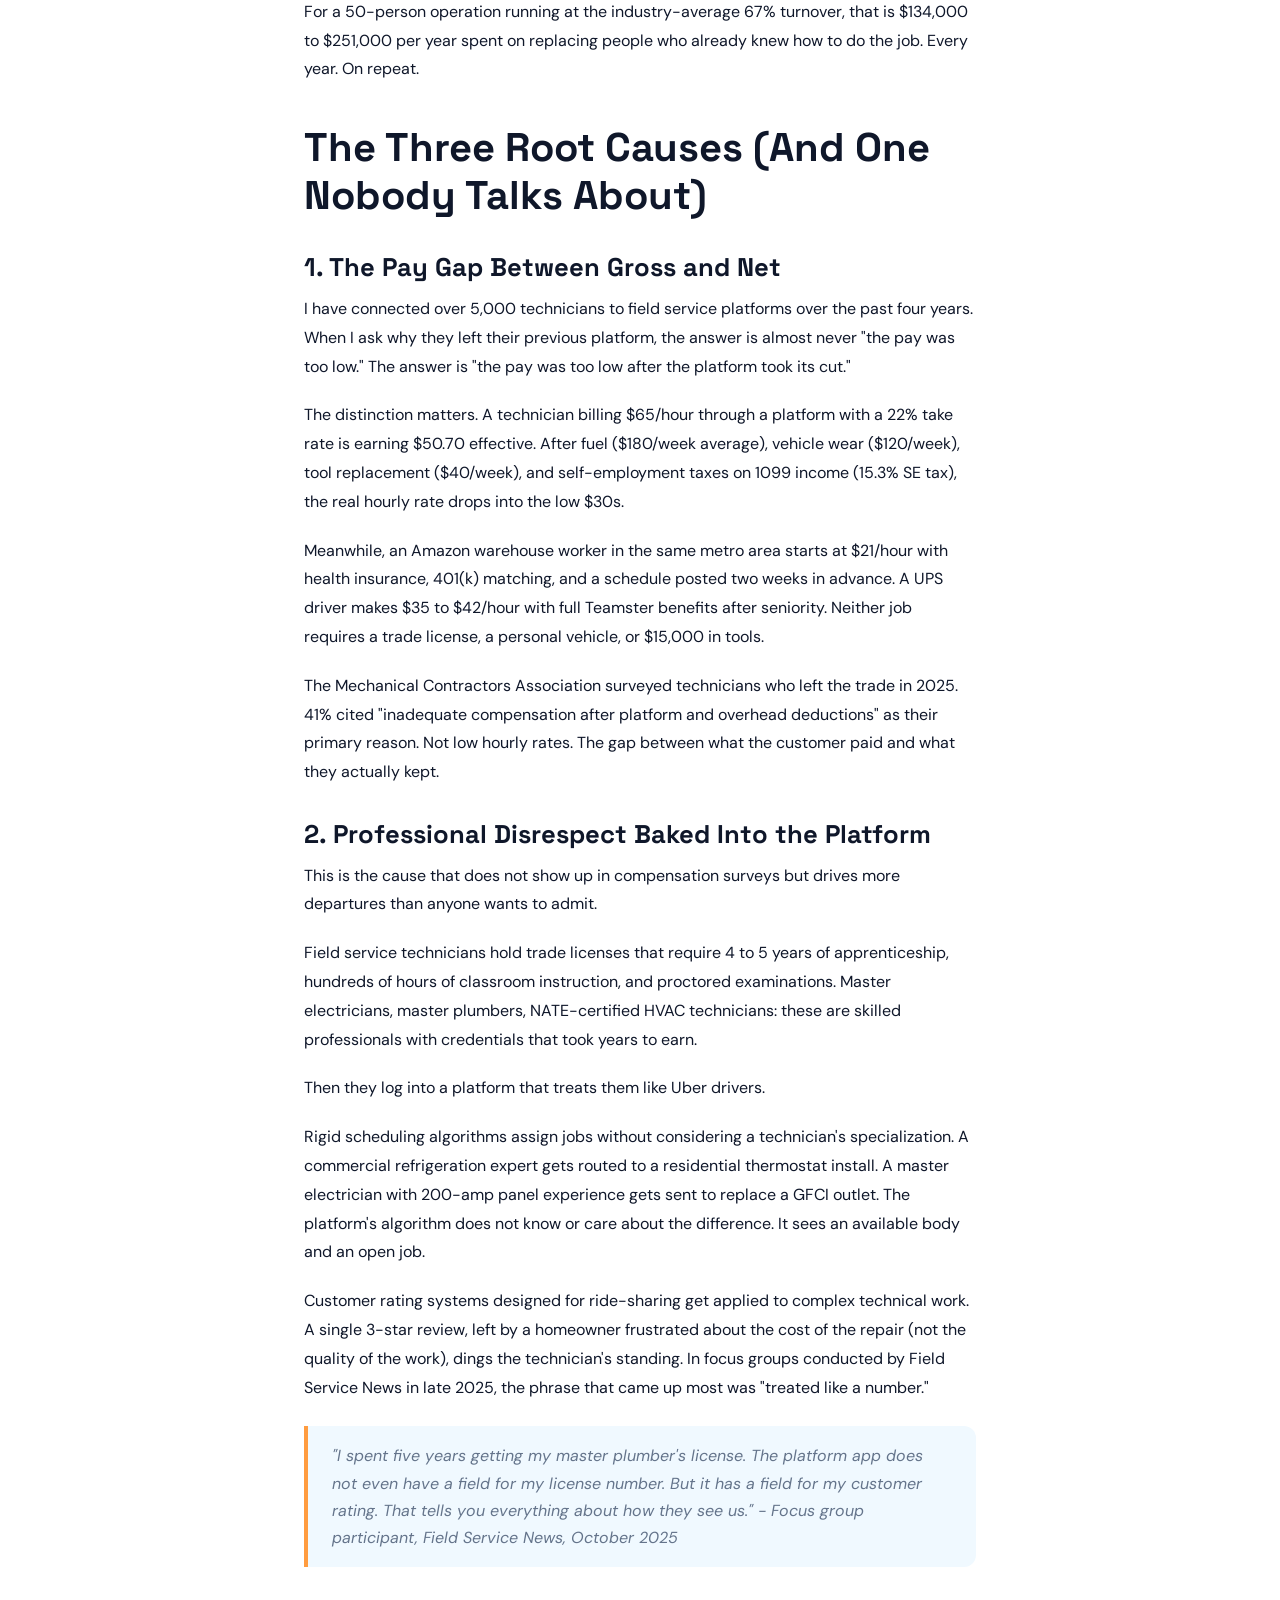
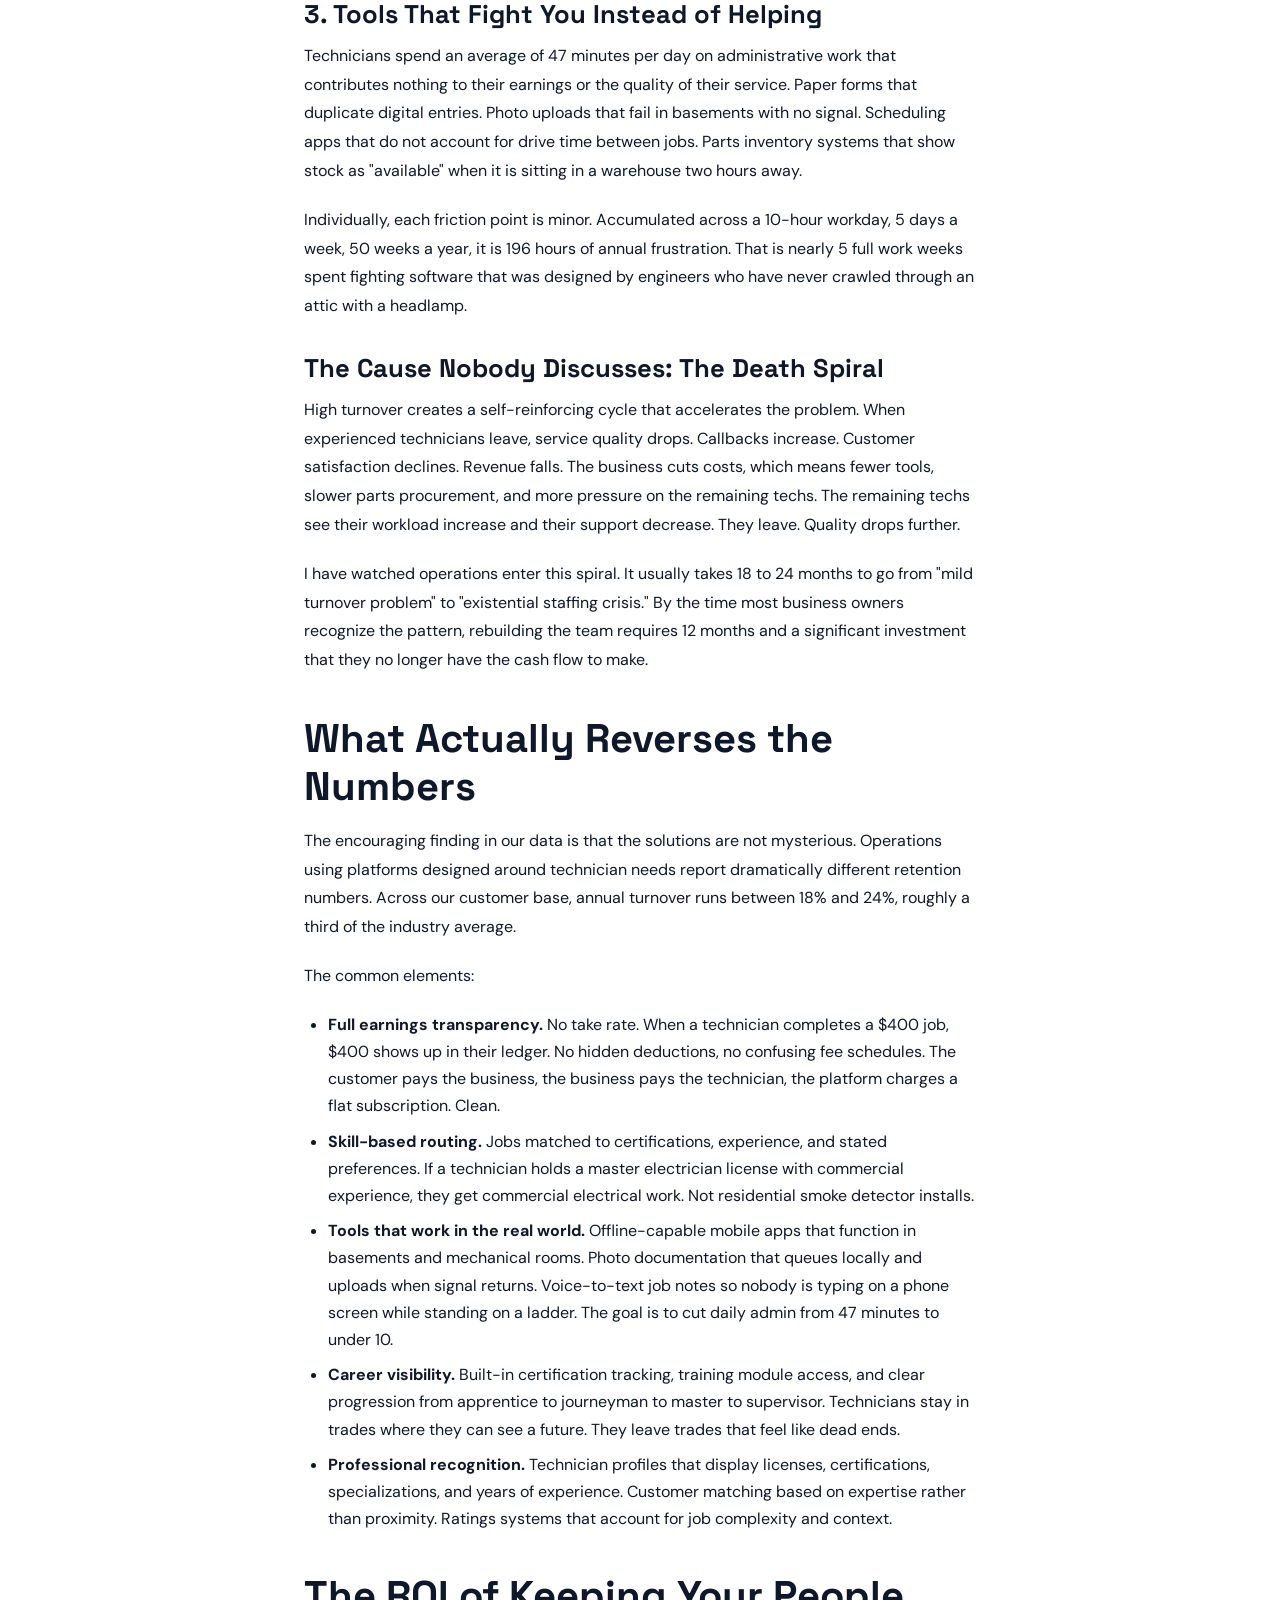
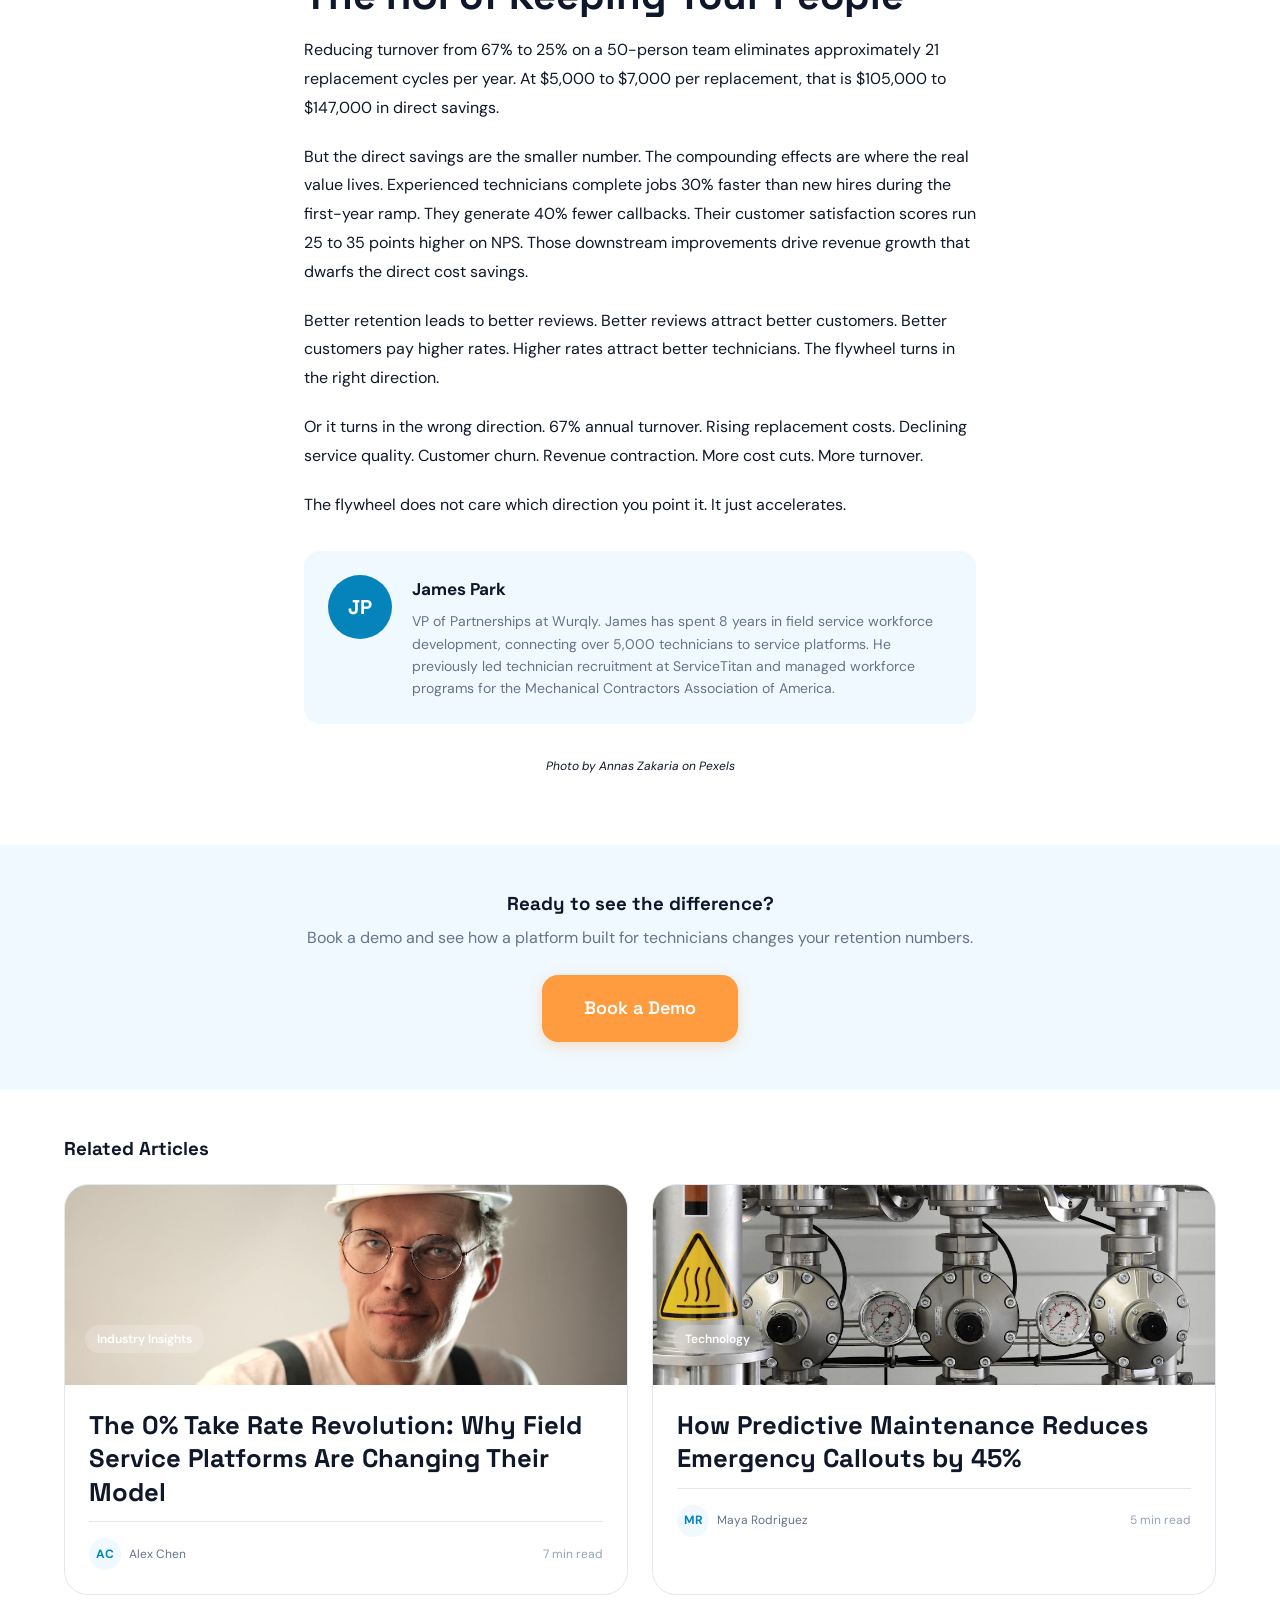
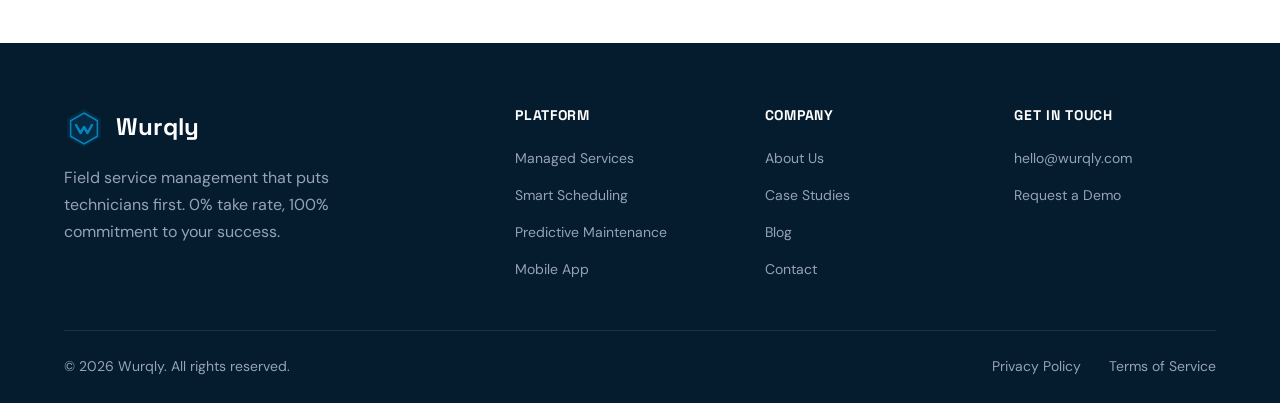
<file: blog/technician-retention-crisis.html>
<!DOCTYPE html>
<html lang="en">
<head>
  <meta charset="UTF-8">
  <meta name="viewport" content="width=device-width, initial-scale=1.0">
  <title>The Field Service Technician Retention Crisis: What the Data Says | Wurqly</title>
  <meta name="description" content="Technician turnover hit 67% in 2025. Explore the root causes of the field service retention crisis and the platform design choices that reverse the trend.">
  <meta name="robots" content="index, follow">
  <link rel="canonical" href="https://wurqly.com/blog/technician-retention-crisis.html">

  <!-- Open Graph -->
  <meta property="og:title" content="The Field Service Technician Retention Crisis: What the Data Says">
  <meta property="og:description" content="Technician turnover hit 67% in 2025. Explore the root causes and what reverses the trend.">
  <meta property="og:type" content="article">
  <meta property="og:url" content="https://wurqly.com/blog/technician-retention-crisis.html">
  <meta property="og:site_name" content="Wurqly">
  <meta property="og:image" content="https://wurqly.com/images/og-image.png">
  <meta property="article:published_time" content="2026-03-03">
  <meta property="article:author" content="James Park">

  <!-- Twitter -->
  <meta name="twitter:card" content="summary_large_image">
  <meta name="twitter:title" content="The Field Service Technician Retention Crisis">
  <meta name="twitter:description" content="67% annual turnover is gutting the trades. Here is what the data says about why and how to fix it.">

  <!-- Favicon -->
  <link rel="icon" type="image/x-icon" href="https://wurqly.com/css/images/favicons/favicon.ico">

  <!-- Fonts -->
  <link rel="preconnect" href="https://fonts.googleapis.com">
  <link rel="preconnect" href="https://fonts.gstatic.com" crossorigin>
  <link href="https://fonts.googleapis.com/css2?family=Space+Grotesk:wght@400;500;600;700;800&family=DM+Sans:ital,wght@0,400;0,500;0,600;0,700;1,400&display=swap" rel="stylesheet">

  <!-- Custom CSS -->
  <link rel="stylesheet" href="../css/styles.css">

  <!-- JSON-LD: BlogPosting -->
  <script type="application/ld+json">
  {
    "@context": "https://schema.org",
    "@type": "BlogPosting",
    "headline": "The Field Service Technician Retention Crisis: What the Data Says",
    "description": "Technician turnover hit 67% in 2025. Explore the root causes of the field service retention crisis and the platform design choices that reverse the trend.",
    "author": {
      "@type": "Person",
      "name": "James Park",
      "jobTitle": "VP of Partnerships",
      "url": "https://wurqly.com/about.html"
    },
    "publisher": {
      "@type": "Organization",
      "name": "Wurqly",
      "url": "https://wurqly.com",
      "logo": {
        "@type": "ImageObject",
        "url": "https://wurqly.com/images/logo.svg"
      }
    },
    "datePublished": "2026-03-03",
    "dateModified": "2026-03-03",
    "mainEntityOfPage": "https://wurqly.com/blog/technician-retention-crisis.html",
    "wordCount": 1200,
    "articleSection": "Workforce"
  }
  </script>

  <!-- JSON-LD: BreadcrumbList -->
  <script type="application/ld+json">
  {
    "@context": "https://schema.org",
    "@type": "BreadcrumbList",
    "itemListElement": [
      { "@type": "ListItem", "position": 1, "name": "Home", "item": "https://wurqly.com/" },
      { "@type": "ListItem", "position": 2, "name": "Blog", "item": "https://wurqly.com/blog.html" },
      { "@type": "ListItem", "position": 3, "name": "The Field Service Technician Retention Crisis" }
    ]
  }
  </script>
</head>
<body>
<a href="#main-content" class="skip-link">Skip to content</a>

  <!-- ========== HEADER ========== -->
  <header class="site-header">
    <div class="container">
      <nav class="nav-inner">
        <a href="../index.html" class="logo">
          <svg class="logo-icon" viewBox="0 0 40 40" fill="none">
            <path d="M20 2L36.66 11.5V30.5L20 40L3.34 30.5V11.5L20 2Z" fill="currentColor" opacity="0.15"/>
            <path d="M20 6L33.32 13.75V29.25L20 37L6.68 29.25V13.75L20 6Z" stroke="currentColor" stroke-width="1.5" fill="none"/>
            <path d="M12 18L16.5 26L20 20L23.5 26L28 18" stroke="currentColor" stroke-width="2.5" stroke-linecap="round" stroke-linejoin="round" fill="none"/>
          </svg>
          <span class="logo-text">Wurqly</span>
        </a>
        <ul class="nav-links">
          <li><a href="../services.html" class="nav-link">Platform</a></li>
          <li><a href="../services.html#solutions" class="nav-link">Solutions</a></li>
          <li><a href="../case-studies.html" class="nav-link">Case Studies</a></li>
          <li><a href="../about.html" class="nav-link">About</a></li>
          <li><a href="../blog.html" class="nav-link">Blog</a></li>
          <li><a href="../contact.html" class="nav-link">Contact</a></li>
          <li><a href="../contact.html" class="nav-link nav-cta">Get a Demo</a></li>
        </ul>
        <button id="menu-toggle" class="menu-toggle" aria-label="Toggle menu" aria-expanded="false">
          <svg viewBox="0 0 24 24" fill="none" stroke="currentColor" stroke-width="2"><line x1="3" y1="6" x2="21" y2="6"/><line x1="3" y1="12" x2="21" y2="12"/><line x1="3" y1="18" x2="21" y2="18"/></svg>
        </button>
      </nav>
    </div>
  </header>

  <!-- Mobile Menu -->
  <nav class="mobile-menu" id="mobile-menu" aria-label="Mobile navigation">
    <a href="../index.html">Home</a>
    <a href="../services.html">Platform</a>
    <a href="../case-studies.html">Case Studies</a>
    <a href="../about.html">About</a>
    <a href="../blog.html">Blog</a>
    <a href="../contact.html">Contact</a>
    <a href="../contact.html" class="btn btn-primary mobile-menu-cta">Get a Demo</a>
  </nav>

  <main id="main-content">
    <article class="blog-post">
      <!-- Post Header -->
      <div class="blog-post-header" style="background-image: linear-gradient(to bottom, rgba(4,24,36,0.6), rgba(4,24,36,0.85)), url('../images/blog/blog-retention-crisis.jpg'); background-size: cover; background-position: center;">
        <div class="container">
          <nav class="breadcrumb" aria-label="Breadcrumb">
            <a href="../index.html">Home</a> <span>/</span> <a href="../blog.html">Blog</a> <span>/</span> <span class="breadcrumb-current">Technician Retention Crisis</span>
          </nav>
          <span class="blog-category-badge">Workforce</span>
          <h1 class="blog-post-title">The Field Service Technician Retention Crisis: What the Data Says</h1>
          <div class="blog-post-meta">
            <div class="blog-author">
              <div class="blog-author-avatar">JP</div>
              <div>
                <span class="blog-author-name">James Park</span>
                <span class="blog-author-role">VP of Partnerships</span>
              </div>
            </div>
            <div class="blog-meta-right">
              <span>March 3, 2026</span>
              <span>9 min read</span>
            </div>
          </div>
        </div>
      </div>

      <!-- Post Content -->
      <div class="blog-post-content">
        <div class="container blog-container">

          <p>Last September, I sat across from a master plumber named Derek in a diner outside of Pittsburgh. He had 19 years in the trade, a journeyman and master license, EPA 608 certification, and the kind of diagnostic instinct you only develop after fixing thousands of systems. He told me he was quitting to drive for UPS.</p>

          <p>"It is not the money, exactly," he said. "I could make more plumbing than driving. But at UPS I clock in, do my route, clock out, and nobody takes a cut. Nobody sends me across town for a $50 diagnostic when I have a $2,000 repipe on the other side of the city. And the app works."</p>

          <p>Derek is not a data point. He is the data point. Multiplied by hundreds of thousands of skilled technicians making the same calculation across every trade in the country.</p>

          <h2>67% Annual Turnover: The Number That Should Terrify You</h2>

          <p>The Service Council's 2025 workforce report put field service technician turnover at 67% annually across HVAC, plumbing, electrical, and general maintenance. That means if you employ 30 technicians on January 1, roughly 20 of them will be gone by December 31.</p>

          <p>The Bureau of Labor Statistics projects a shortfall of 238,000 skilled trade workers by 2028. But framing this as a "labor shortage" misses the point. Trade schools are producing graduates. Apprenticeship programs are expanding. The pipeline exists. The problem is the drain at the other end: trained, experienced technicians leaving the trade faster than new ones enter it.</p>

          <p>What does that churn actually cost?</p>

          <ul>
            <li><strong>Recruiting:</strong> $800 to $1,500 per hire (job boards, background checks, drug screening)</li>
            <li><strong>Onboarding:</strong> $1,200 to $2,500 (uniform, tools, vehicle setup, platform training)</li>
            <li><strong>Productivity ramp:</strong> $2,000 to $3,500 (a new technician runs at 60-70% efficiency for the first 90 days)</li>
            <li><strong>Lost revenue during the gap:</strong> Variable, but a single unfilled position costs an average of $4,800/month in missed job capacity</li>
          </ul>

          <p>Total replacement cost per technician: $4,000 to $7,500, depending on trade and market. For a 50-person operation running at the industry-average 67% turnover, that is $134,000 to $251,000 per year spent on replacing people who already knew how to do the job. Every year. On repeat.</p>

          <h2>The Three Root Causes (And One Nobody Talks About)</h2>

          <h3>1. The Pay Gap Between Gross and Net</h3>

          <p>I have connected over 5,000 technicians to field service platforms over the past four years. When I ask why they left their previous platform, the answer is almost never "the pay was too low." The answer is "the pay was too low after the platform took its cut."</p>

          <p>The distinction matters. A technician billing $65/hour through a platform with a 22% take rate is earning $50.70 effective. After fuel ($180/week average), vehicle wear ($120/week), tool replacement ($40/week), and self-employment taxes on 1099 income (15.3% SE tax), the real hourly rate drops into the low $30s.</p>

          <p>Meanwhile, an Amazon warehouse worker in the same metro area starts at $21/hour with health insurance, 401(k) matching, and a schedule posted two weeks in advance. A UPS driver makes $35 to $42/hour with full Teamster benefits after seniority. Neither job requires a trade license, a personal vehicle, or $15,000 in tools.</p>

          <p>The Mechanical Contractors Association surveyed technicians who left the trade in 2025. 41% cited "inadequate compensation after platform and overhead deductions" as their primary reason. Not low hourly rates. The gap between what the customer paid and what they actually kept.</p>

          <h3>2. Professional Disrespect Baked Into the Platform</h3>

          <p>This is the cause that does not show up in compensation surveys but drives more departures than anyone wants to admit.</p>

          <p>Field service technicians hold trade licenses that require 4 to 5 years of apprenticeship, hundreds of hours of classroom instruction, and proctored examinations. Master electricians, master plumbers, NATE-certified HVAC technicians: these are skilled professionals with credentials that took years to earn.</p>

          <p>Then they log into a platform that treats them like Uber drivers.</p>

          <p>Rigid scheduling algorithms assign jobs without considering a technician's specialization. A commercial refrigeration expert gets routed to a residential thermostat install. A master electrician with 200-amp panel experience gets sent to replace a GFCI outlet. The platform's algorithm does not know or care about the difference. It sees an available body and an open job.</p>

          <p>Customer rating systems designed for ride-sharing get applied to complex technical work. A single 3-star review, left by a homeowner frustrated about the cost of the repair (not the quality of the work), dings the technician's standing. In focus groups conducted by Field Service News in late 2025, the phrase that came up most was "treated like a number."</p>

          <blockquote>"I spent five years getting my master plumber's license. The platform app does not even have a field for my license number. But it has a field for my customer rating. That tells you everything about how they see us." - Focus group participant, Field Service News, October 2025</blockquote>

          <h3>3. Tools That Fight You Instead of Helping</h3>

          <p>Technicians spend an average of 47 minutes per day on administrative work that contributes nothing to their earnings or the quality of their service. Paper forms that duplicate digital entries. Photo uploads that fail in basements with no signal. Scheduling apps that do not account for drive time between jobs. Parts inventory systems that show stock as "available" when it is sitting in a warehouse two hours away.</p>

          <p>Individually, each friction point is minor. Accumulated across a 10-hour workday, 5 days a week, 50 weeks a year, it is 196 hours of annual frustration. That is nearly 5 full work weeks spent fighting software that was designed by engineers who have never crawled through an attic with a headlamp.</p>

          <h3>The Cause Nobody Discusses: The Death Spiral</h3>

          <p>High turnover creates a self-reinforcing cycle that accelerates the problem. When experienced technicians leave, service quality drops. Callbacks increase. Customer satisfaction declines. Revenue falls. The business cuts costs, which means fewer tools, slower parts procurement, and more pressure on the remaining techs. The remaining techs see their workload increase and their support decrease. They leave. Quality drops further.</p>

          <p>I have watched operations enter this spiral. It usually takes 18 to 24 months to go from "mild turnover problem" to "existential staffing crisis." By the time most business owners recognize the pattern, rebuilding the team requires 12 months and a significant investment that they no longer have the cash flow to make.</p>

          <h2>What Actually Reverses the Numbers</h2>

          <p>The encouraging finding in our data is that the solutions are not mysterious. Operations using platforms designed around technician needs report dramatically different retention numbers. Across our customer base, annual turnover runs between 18% and 24%, roughly a third of the industry average.</p>

          <p>The common elements:</p>

          <ul>
            <li><strong>Full earnings transparency.</strong> No take rate. When a technician completes a $400 job, $400 shows up in their ledger. No hidden deductions, no confusing fee schedules. The customer pays the business, the business pays the technician, the platform charges a flat subscription. Clean.</li>
            <li><strong>Skill-based routing.</strong> Jobs matched to certifications, experience, and stated preferences. If a technician holds a master electrician license with commercial experience, they get commercial electrical work. Not residential smoke detector installs.</li>
            <li><strong>Tools that work in the real world.</strong> Offline-capable mobile apps that function in basements and mechanical rooms. Photo documentation that queues locally and uploads when signal returns. Voice-to-text job notes so nobody is typing on a phone screen while standing on a ladder. The goal is to cut daily admin from 47 minutes to under 10.</li>
            <li><strong>Career visibility.</strong> Built-in certification tracking, training module access, and clear progression from apprentice to journeyman to master to supervisor. Technicians stay in trades where they can see a future. They leave trades that feel like dead ends.</li>
            <li><strong>Professional recognition.</strong> Technician profiles that display licenses, certifications, specializations, and years of experience. Customer matching based on expertise rather than proximity. Ratings systems that account for job complexity and context.</li>
          </ul>

          <h2>The ROI of Keeping Your People</h2>

          <p>Reducing turnover from 67% to 25% on a 50-person team eliminates approximately 21 replacement cycles per year. At $5,000 to $7,000 per replacement, that is $105,000 to $147,000 in direct savings.</p>

          <p>But the direct savings are the smaller number. The compounding effects are where the real value lives. Experienced technicians complete jobs 30% faster than new hires during the first-year ramp. They generate 40% fewer callbacks. Their customer satisfaction scores run 25 to 35 points higher on NPS. Those downstream improvements drive revenue growth that dwarfs the direct cost savings.</p>

          <p>Better retention leads to better reviews. Better reviews attract better customers. Better customers pay higher rates. Higher rates attract better technicians. The flywheel turns in the right direction.</p>

          <p>Or it turns in the wrong direction. 67% annual turnover. Rising replacement costs. Declining service quality. Customer churn. Revenue contraction. More cost cuts. More turnover.</p>

          <p>The flywheel does not care which direction you point it. It just accelerates.</p>

          <!-- Author Bio -->
          <div class="blog-author-box">
            <div class="blog-author-avatar-lg">JP</div>
            <div>
              <strong>James Park</strong>
              <p>VP of Partnerships at Wurqly. James has spent 8 years in field service workforce development, connecting over 5,000 technicians to service platforms. He previously led technician recruitment at ServiceTitan and managed workforce programs for the Mechanical Contractors Association of America.</p>
            </div>
          </div>

          <p class="photo-credit">Photo by Annas Zakaria on Pexels</p>
        </div>
      </div>

      <!-- Post Footer / CTA -->
      <div class="blog-post-cta">
        <div class="container">
          <h3>Ready to see the difference?</h3>
          <p>Book a demo and see how a platform built for technicians changes your retention numbers.</p>
          <a href="../contact.html" class="btn btn-primary btn-lg">Book a Demo</a>
        </div>
      </div>

      <!-- Related Posts -->
      <div class="blog-related">
        <div class="container">
          <h3>Related Articles</h3>
          <div class="blog-related-grid">
            <a href="zero-percent-take-rate-revolution.html" class="blog-card">
              <div class="blog-card-image">
                <img src="../images/blog/blog-take-rate.jpg" alt="Confident field service worker in hard hat" loading="lazy" style="width:100%;height:100%;object-fit:cover;">
                <span class="blog-card-category">Industry Insights</span>
              </div>
              <div class="blog-card-body">
                <h4 class="blog-card-title">The 0% Take Rate Revolution: Why Field Service Platforms Are Changing Their Model</h4>
                <div class="blog-card-footer">
                  <div class="blog-card-author">
                    <div class="blog-card-avatar">AC</div>
                    <span class="blog-card-meta">Alex Chen</span>
                  </div>
                  <span class="blog-card-read">7 min read</span>
                </div>
              </div>
            </a>
            <a href="predictive-maintenance-reduces-costs.html" class="blog-card">
              <div class="blog-card-image">
                <img src="../images/blog/blog-predictive-maintenance.jpg" alt="Industrial pipes with pressure gauges for predictive maintenance" loading="lazy" style="width:100%;height:100%;object-fit:cover;">
                <span class="blog-card-category">Technology</span>
              </div>
              <div class="blog-card-body">
                <h4 class="blog-card-title">How Predictive Maintenance Reduces Emergency Callouts by 45%</h4>
                <div class="blog-card-footer">
                  <div class="blog-card-author">
                    <div class="blog-card-avatar">MR</div>
                    <span class="blog-card-meta">Maya Rodriguez</span>
                  </div>
                  <span class="blog-card-read">5 min read</span>
                </div>
              </div>
            </a>
          </div>
        </div>
      </div>
    </article>
  </main>

  <!-- ========== FOOTER ========== -->
  <footer class="site-footer">
    <div class="container">
      <div class="footer-grid">
        <div class="footer-brand">
          <a href="../index.html" class="logo" style="margin-bottom:0.5rem;">
            <svg class="logo-icon" viewBox="0 0 40 40" fill="none">
              <path d="M20 2L36.66 11.5V30.5L20 40L3.34 30.5V11.5L20 2Z" fill="currentColor" opacity="0.15"/>
              <path d="M20 6L33.32 13.75V29.25L20 37L6.68 29.25V13.75L20 6Z" stroke="currentColor" stroke-width="1.5" fill="none"/>
              <path d="M12 18L16.5 26L20 20L23.5 26L28 18" stroke="currentColor" stroke-width="2.5" stroke-linecap="round" stroke-linejoin="round" fill="none"/>
            </svg>
            <span class="logo-text">Wurqly</span>
          </a>
          <p>Field service management that puts technicians first. 0% take rate, 100% commitment to your success.</p>
        </div>
        <div>
          <h4 class="footer-heading">Platform</h4>
          <ul class="footer-links">
            <li><a href="../services.html">Managed Services</a></li>
            <li><a href="../services.html#solutions">Smart Scheduling</a></li>
            <li><a href="../services.html">Predictive Maintenance</a></li>
            <li><a href="../services.html">Mobile App</a></li>
          </ul>
        </div>
        <div>
          <h4 class="footer-heading">Company</h4>
          <ul class="footer-links">
            <li><a href="../about.html">About Us</a></li>
            <li><a href="../case-studies.html">Case Studies</a></li>
            <li><a href="../blog.html">Blog</a></li>
            <li><a href="../contact.html">Contact</a></li>
          </ul>
        </div>
        <div>
          <h4 class="footer-heading">Get in Touch</h4>
          <ul class="footer-links">
            <li><a href="mailto:hello@wurqly.com">hello@wurqly.com</a></li>
            <li><a href="../contact.html">Request a Demo</a></li>
          </ul>
        </div>
      </div>
      <div class="footer-bottom">
        <span>&copy; 2026 Wurqly. All rights reserved.</span>
        <span>
          <a href="../privacy.html" style="color:var(--text-light);margin-right:1.5rem;">Privacy Policy</a>
          <a href="../terms.html" style="color:var(--text-light);">Terms of Service</a>
        </span>
      </div>
    </div>
  </footer>

  <!-- ========== MOBILE CTA BAR ========== -->
  <div class="mobile-cta-bar">
    <a href="tel:+18009879591" class="mobile-cta-btn mobile-cta-call">
      <svg width="18" height="18" viewBox="0 0 24 24" fill="none" stroke="currentColor" stroke-width="2" stroke-linecap="round" stroke-linejoin="round"><path d="M22 16.92v3a2 2 0 01-2.18 2 19.79 19.79 0 01-8.63-3.07 19.5 19.5 0 01-6-6 19.79 19.79 0 01-3.07-8.67A2 2 0 014.11 2h3a2 2 0 012 1.72c.127.96.361 1.903.7 2.81a2 2 0 01-.45 2.11L8.09 9.91a16 16 0 006 6l1.27-1.27a2 2 0 012.11-.45c.907.339 1.85.573 2.81.7A2 2 0 0122 16.92z"/></svg>
      Call Us
    </a>
    <a href="../contact.html" class="mobile-cta-btn mobile-cta-book">
      <svg width="18" height="18" viewBox="0 0 24 24" fill="none" stroke="currentColor" stroke-width="2" stroke-linecap="round" stroke-linejoin="round"><rect x="3" y="4" width="18" height="18" rx="2" ry="2"/><line x1="16" y1="2" x2="16" y2="6"/><line x1="8" y1="2" x2="8" y2="6"/><line x1="3" y1="10" x2="21" y2="10"/></svg>
      Book a Demo
    </a>
  </div>

  <!-- ========== CHATBOT WIDGET ========== -->
  <div id="chatbot-bubble" class="chatbot-bubble">Need help with field service management?</div>
  <button id="chatbot-trigger" class="chatbot-trigger" onclick="toggleChatbot()" aria-label="Open chat">
    <svg width="24" height="24" viewBox="0 0 24 24" fill="none" stroke="currentColor" stroke-width="2"><path d="M21 15a2 2 0 01-2 2H7l-4 4V5a2 2 0 012-2h14a2 2 0 012 2z"/></svg>
  </button>
  <div id="chatbot-panel" class="chatbot-panel">
    <div class="chatbot-header">
      <h4>Wurqly Assistant</h4>
      <button onclick="toggleChatbot()" style="background:none;border:none;color:#FFF;cursor:pointer;" aria-label="Close chat">
        <svg width="18" height="18" viewBox="0 0 24 24" fill="none" stroke="currentColor" stroke-width="2"><line x1="18" y1="6" x2="6" y2="18"/><line x1="6" y1="6" x2="18" y2="18"/></svg>
      </button>
    </div>
    <div id="chatbot-messages" class="chatbot-messages"></div>
    <div class="chatbot-input-area">
      <input type="text" id="chatbot-input" placeholder="Type a message..." autocomplete="off">
      <button onclick="handleChatSend()" aria-label="Send message">
        <svg width="18" height="18" viewBox="0 0 24 24" fill="none" stroke="currentColor" stroke-width="2"><line x1="22" y1="2" x2="11" y2="13"/><polygon points="22 2 15 22 11 13 2 9 22 2"/></svg>
      </button>
    </div>
  </div>

  <script src="../js/shared.js"></script>
  <script src="../js/chatbot-widget.js"></script>
</body>
</html>
</file>
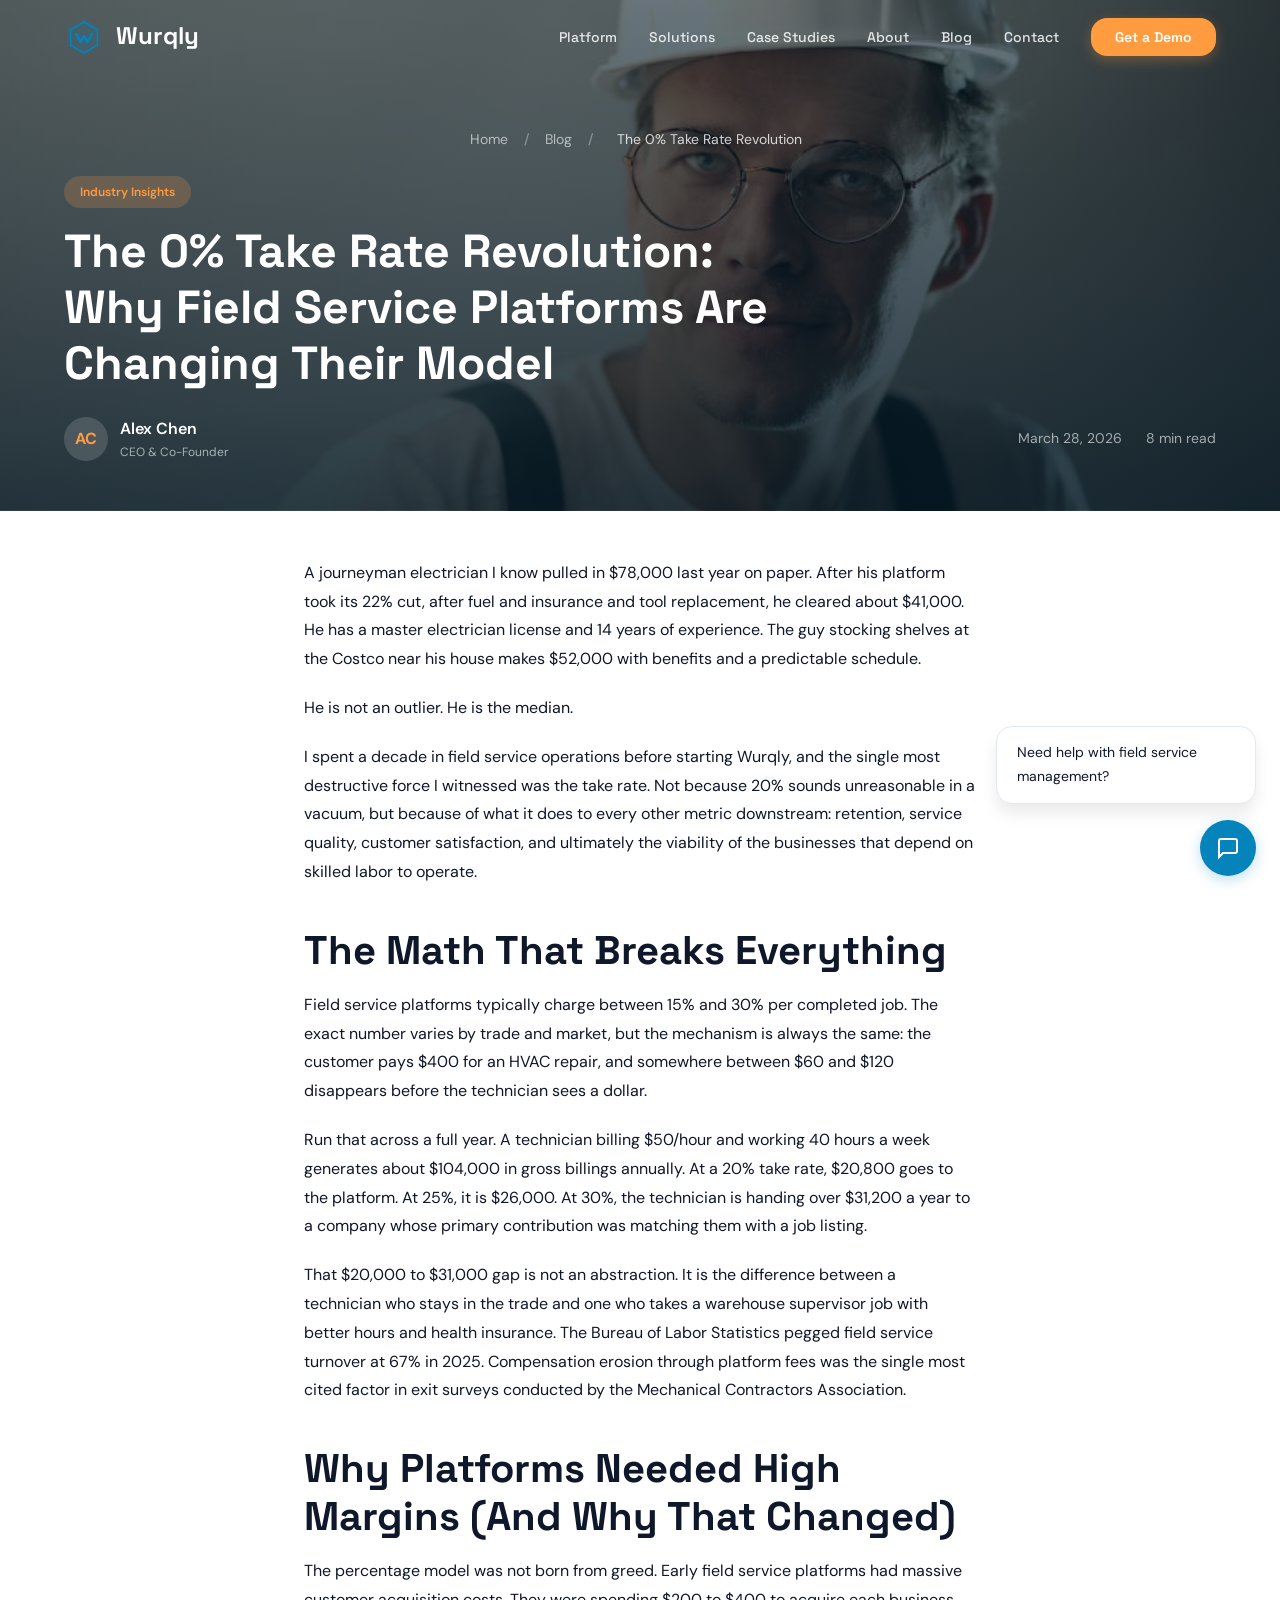
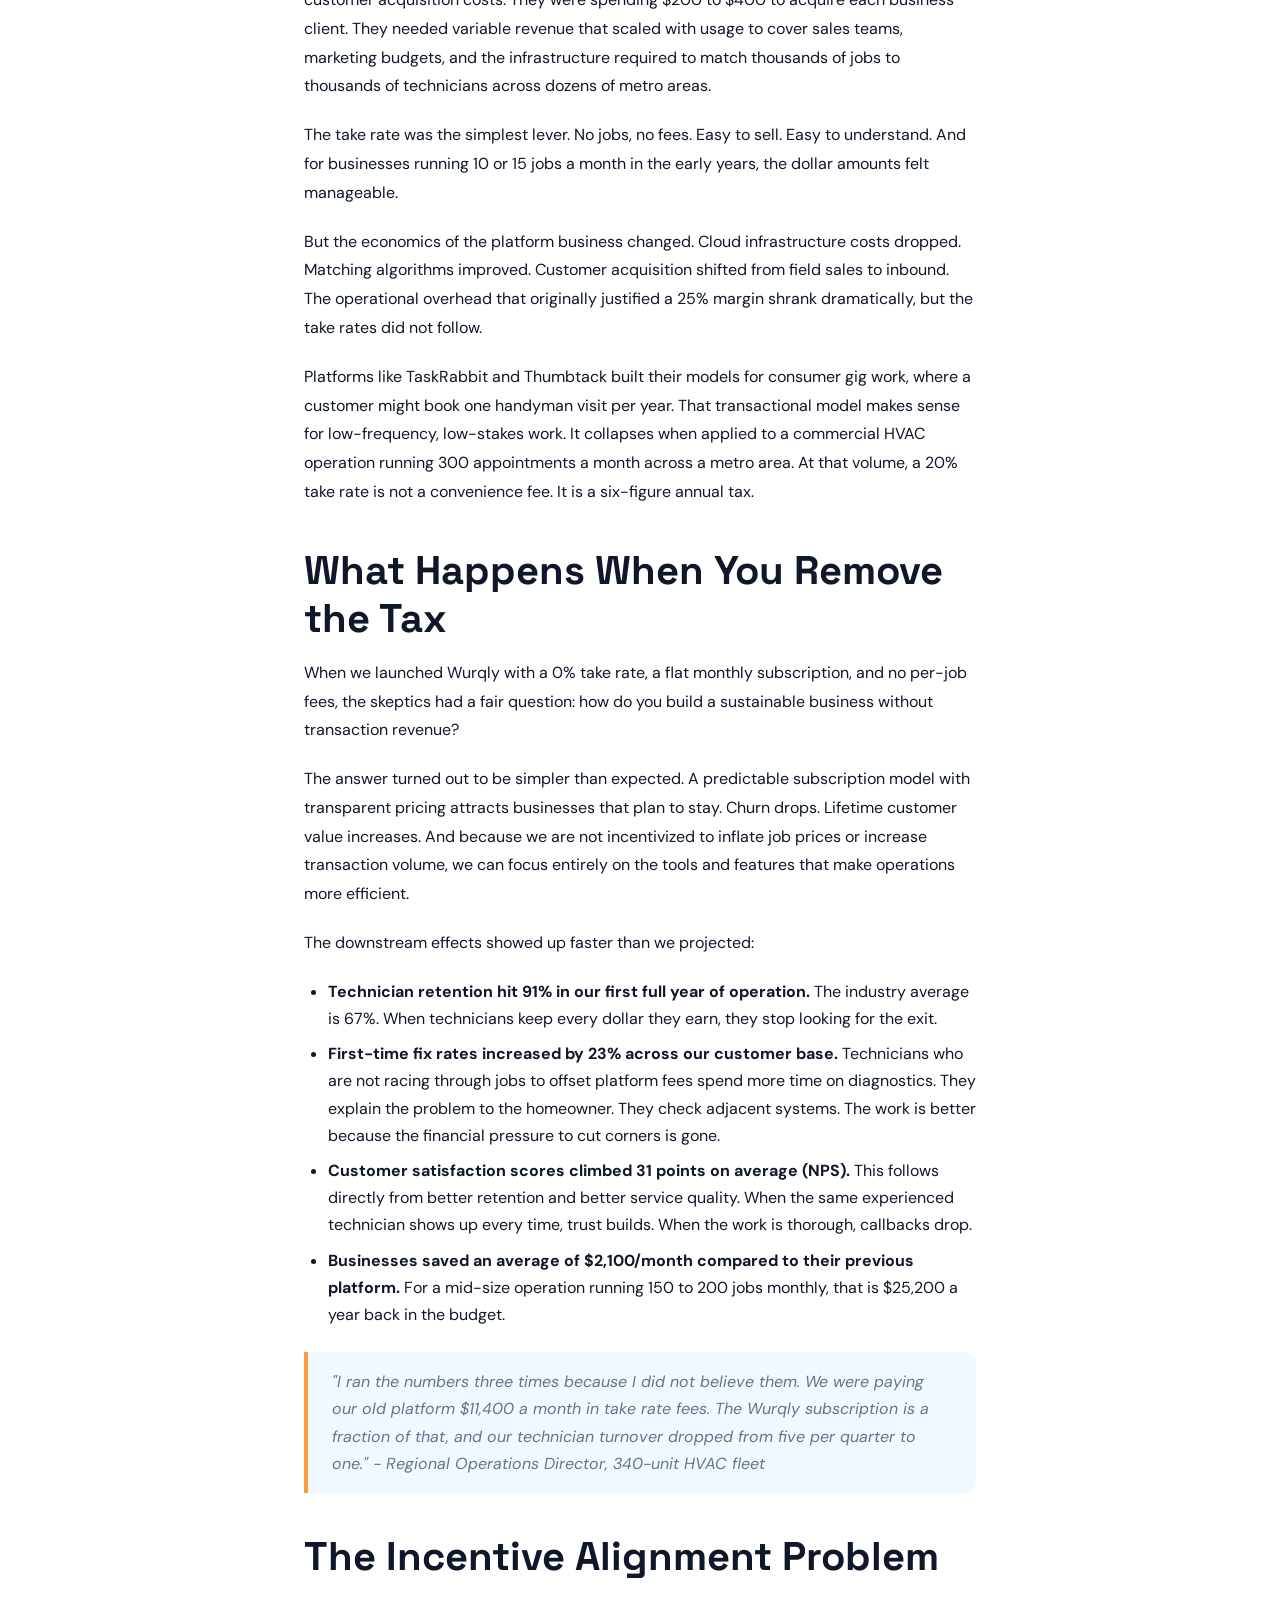
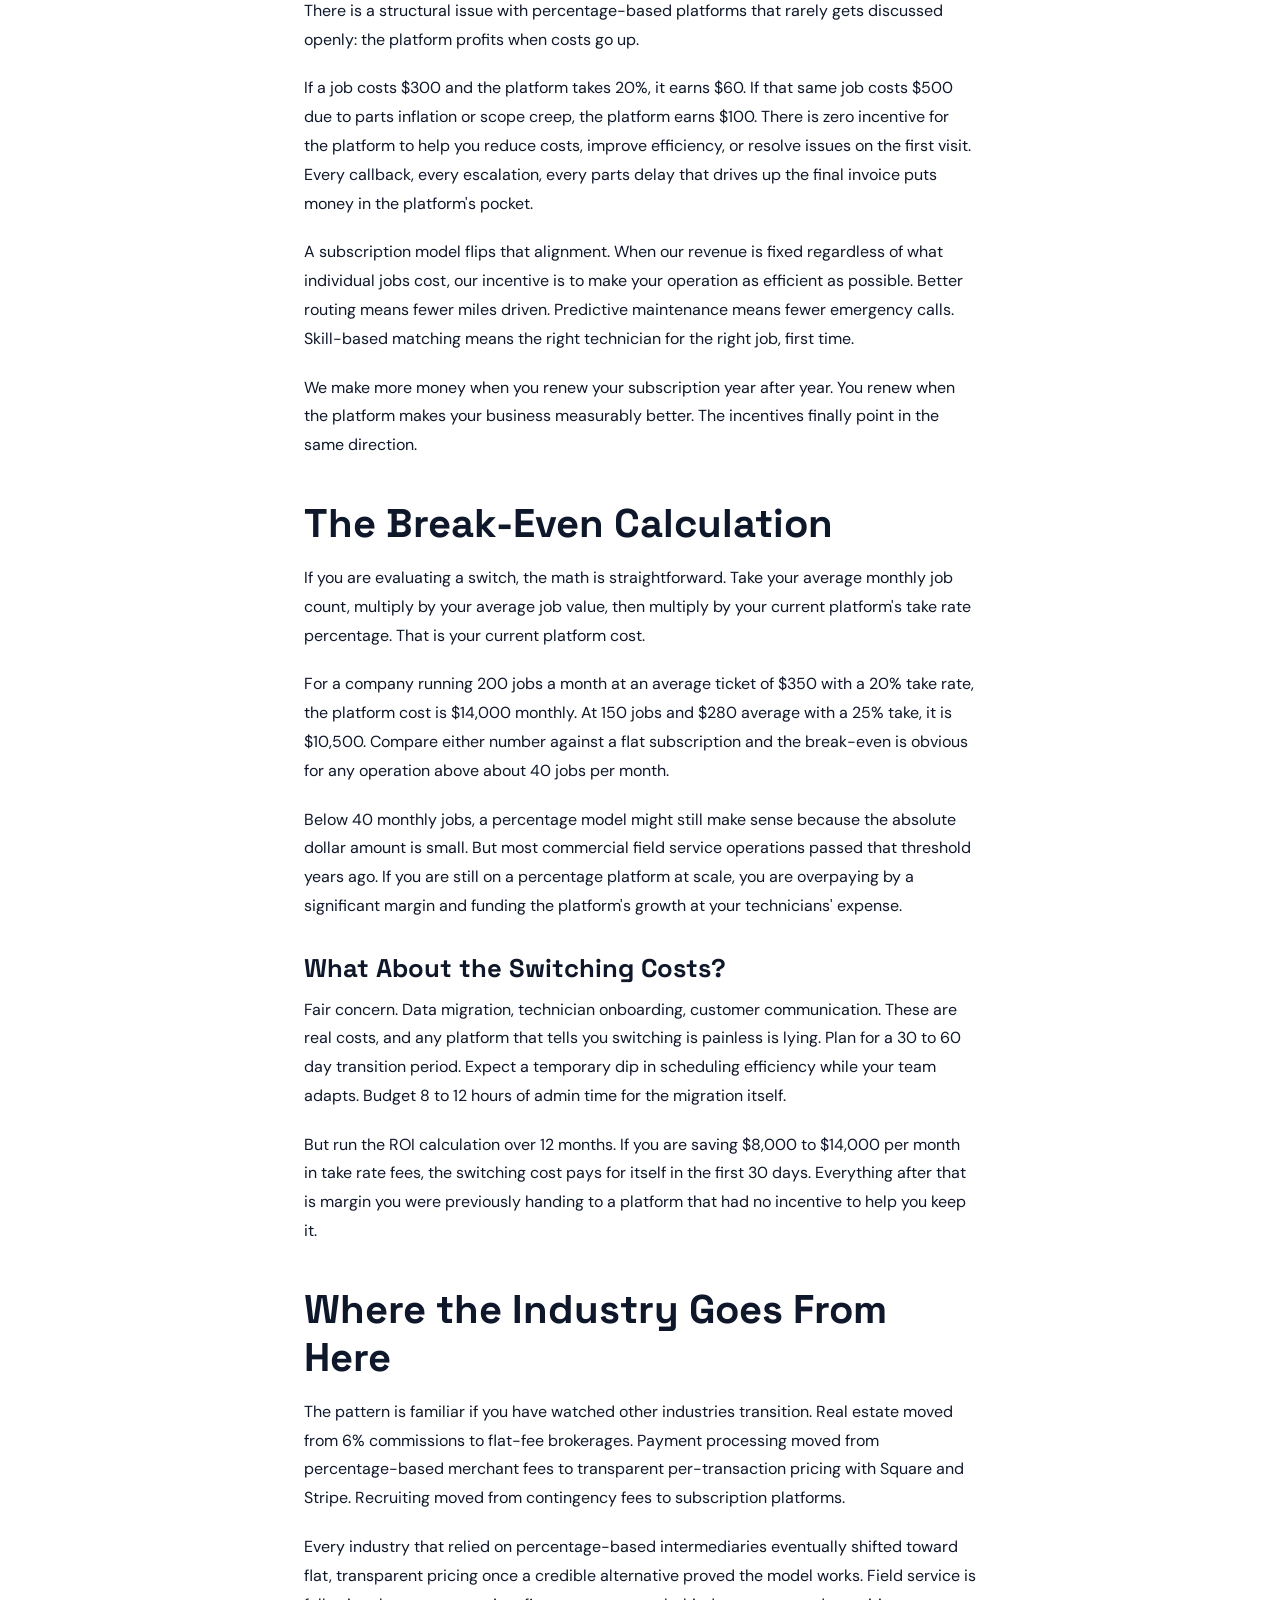
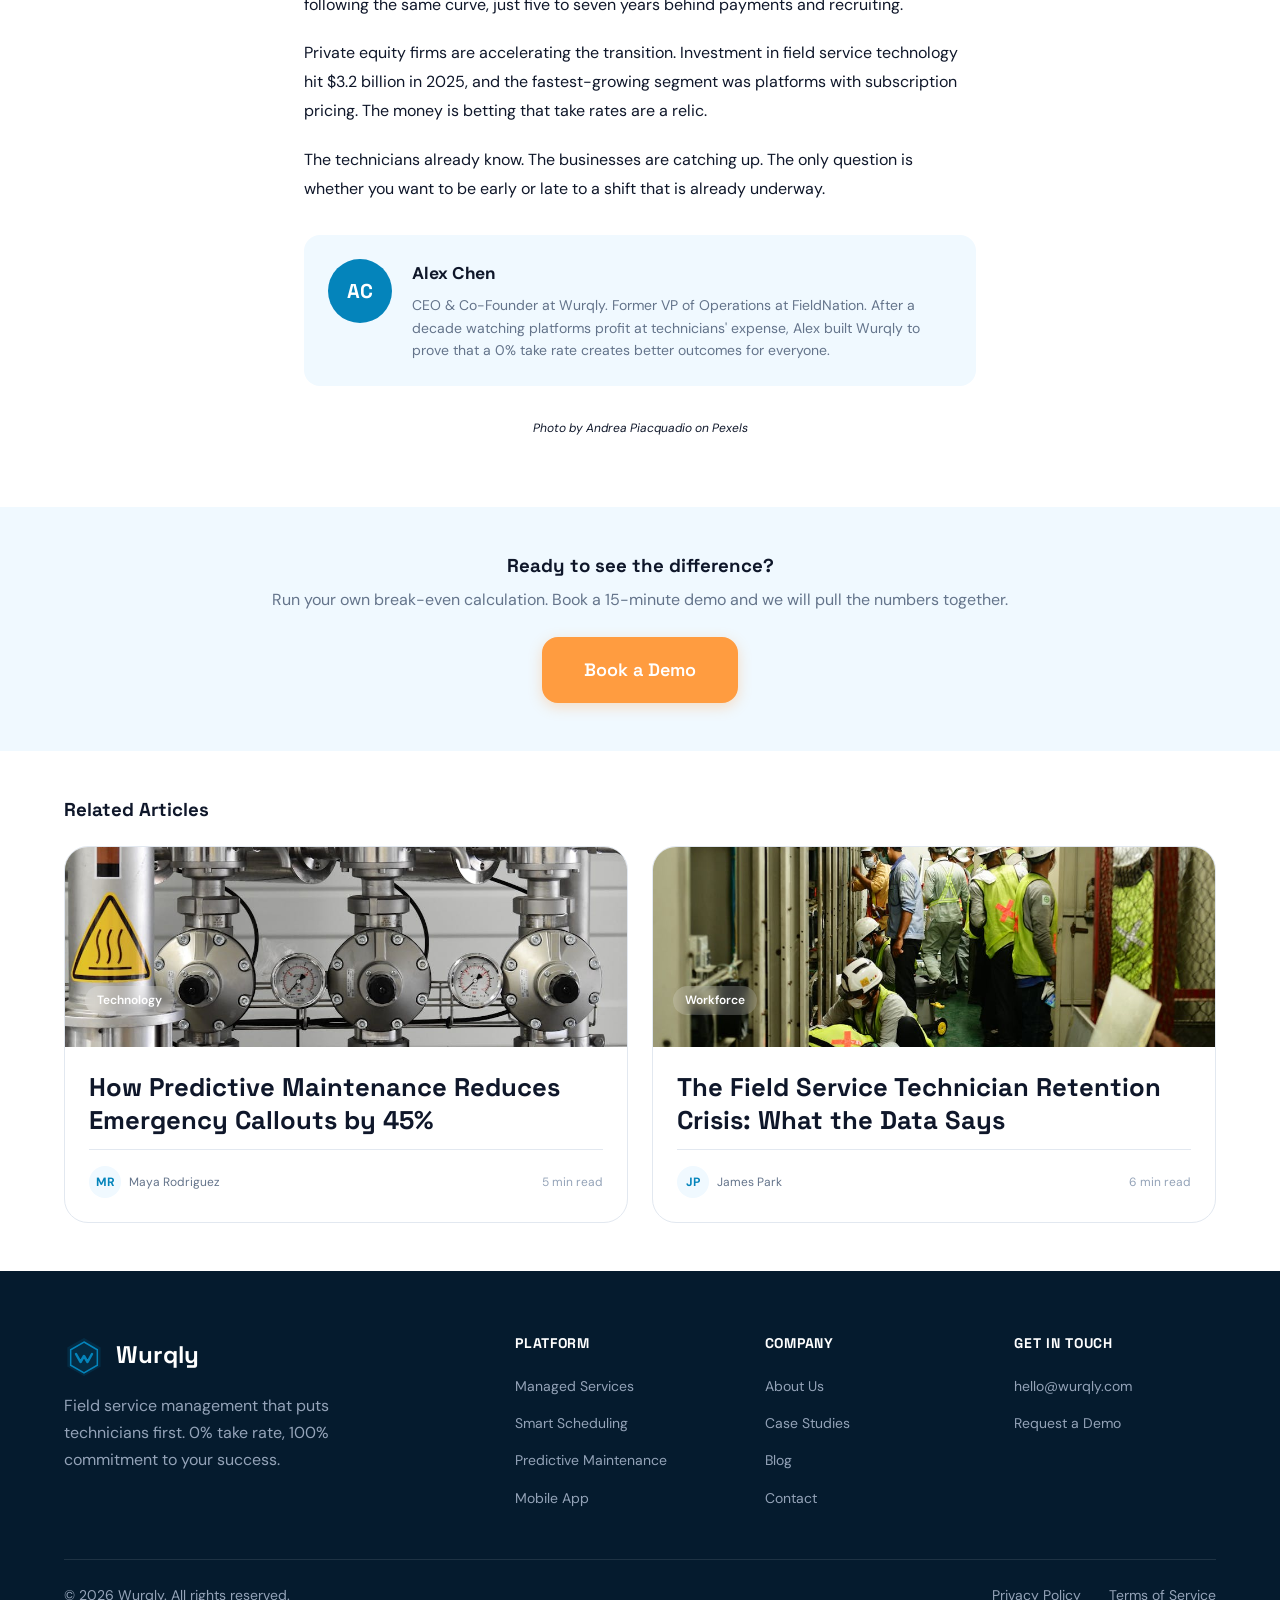
<file: blog/zero-percent-take-rate-revolution.html>
<!DOCTYPE html>
<html lang="en">
<head>
  <meta charset="UTF-8">
  <meta name="viewport" content="width=device-width, initial-scale=1.0">
  <title>The 0% Take Rate Revolution: Why Field Service Platforms Are Changing Their Model | Wurqly</title>
  <meta name="description" content="Traditional field service platforms charge 15-30% per job. Learn why the 0% take rate model drives better technician retention, service quality, and business outcomes.">
  <meta name="robots" content="index, follow">
  <link rel="canonical" href="https://wurqly.com/blog/zero-percent-take-rate-revolution.html">

  <!-- Open Graph -->
  <meta property="og:title" content="The 0% Take Rate Revolution: Why Field Service Platforms Are Changing Their Model">
  <meta property="og:description" content="Traditional field service platforms charge 15-30% per job. Learn why the 0% take rate model drives better technician retention, service quality, and business outcomes.">
  <meta property="og:type" content="article">
  <meta property="og:url" content="https://wurqly.com/blog/zero-percent-take-rate-revolution.html">
  <meta property="og:site_name" content="Wurqly">
  <meta property="og:image" content="https://wurqly.com/images/og-image.png">
  <meta property="article:published_time" content="2026-03-28">
  <meta property="article:author" content="Alex Chen">

  <!-- Twitter -->
  <meta name="twitter:card" content="summary_large_image">
  <meta name="twitter:title" content="The 0% Take Rate Revolution">
  <meta name="twitter:description" content="Why field service platforms are abandoning the percentage-fee model and what it means for your business.">

  <!-- Favicon -->
  <link rel="icon" type="image/x-icon" href="https://wurqly.com/css/images/favicons/favicon.ico">

  <!-- Fonts -->
  <link rel="preconnect" href="https://fonts.googleapis.com">
  <link rel="preconnect" href="https://fonts.gstatic.com" crossorigin>
  <link href="https://fonts.googleapis.com/css2?family=Space+Grotesk:wght@400;500;600;700;800&family=DM+Sans:ital,wght@0,400;0,500;0,600;0,700;1,400&display=swap" rel="stylesheet">

  <!-- Custom CSS -->
  <link rel="stylesheet" href="../css/styles.css">

  <!-- JSON-LD: BlogPosting -->
  <script type="application/ld+json">
  {
    "@context": "https://schema.org",
    "@type": "BlogPosting",
    "headline": "The 0% Take Rate Revolution: Why Field Service Platforms Are Changing Their Model",
    "description": "Traditional field service platforms charge 15-30% per job. Learn why the 0% take rate model drives better technician retention, service quality, and business outcomes.",
    "author": {
      "@type": "Person",
      "name": "Alex Chen",
      "jobTitle": "CEO & Co-Founder",
      "url": "https://wurqly.com/about.html"
    },
    "publisher": {
      "@type": "Organization",
      "name": "Wurqly",
      "url": "https://wurqly.com",
      "logo": {
        "@type": "ImageObject",
        "url": "https://wurqly.com/images/logo.svg"
      }
    },
    "datePublished": "2026-03-28",
    "dateModified": "2026-03-28",
    "mainEntityOfPage": "https://wurqly.com/blog/zero-percent-take-rate-revolution.html",
    "wordCount": 1150,
    "articleSection": "Industry Insights"
  }
  </script>

  <!-- JSON-LD: BreadcrumbList -->
  <script type="application/ld+json">
  {
    "@context": "https://schema.org",
    "@type": "BreadcrumbList",
    "itemListElement": [
      { "@type": "ListItem", "position": 1, "name": "Home", "item": "https://wurqly.com/" },
      { "@type": "ListItem", "position": 2, "name": "Blog", "item": "https://wurqly.com/blog.html" },
      { "@type": "ListItem", "position": 3, "name": "The 0% Take Rate Revolution" }
    ]
  }
  </script>
</head>
<body>
<a href="#main-content" class="skip-link">Skip to content</a>

  <!-- ========== HEADER ========== -->
  <header class="site-header">
    <div class="container">
      <nav class="nav-inner">
        <a href="../index.html" class="logo">
          <svg class="logo-icon" viewBox="0 0 40 40" fill="none">
            <path d="M20 2L36.66 11.5V30.5L20 40L3.34 30.5V11.5L20 2Z" fill="currentColor" opacity="0.15"/>
            <path d="M20 6L33.32 13.75V29.25L20 37L6.68 29.25V13.75L20 6Z" stroke="currentColor" stroke-width="1.5" fill="none"/>
            <path d="M12 18L16.5 26L20 20L23.5 26L28 18" stroke="currentColor" stroke-width="2.5" stroke-linecap="round" stroke-linejoin="round" fill="none"/>
          </svg>
          <span class="logo-text">Wurqly</span>
        </a>
        <ul class="nav-links">
          <li><a href="../services.html" class="nav-link">Platform</a></li>
          <li><a href="../services.html#solutions" class="nav-link">Solutions</a></li>
          <li><a href="../case-studies.html" class="nav-link">Case Studies</a></li>
          <li><a href="../about.html" class="nav-link">About</a></li>
          <li><a href="../blog.html" class="nav-link">Blog</a></li>
          <li><a href="../contact.html" class="nav-link">Contact</a></li>
          <li><a href="../contact.html" class="nav-link nav-cta">Get a Demo</a></li>
        </ul>
        <button id="menu-toggle" class="menu-toggle" aria-label="Toggle menu" aria-expanded="false">
          <svg viewBox="0 0 24 24" fill="none" stroke="currentColor" stroke-width="2"><line x1="3" y1="6" x2="21" y2="6"/><line x1="3" y1="12" x2="21" y2="12"/><line x1="3" y1="18" x2="21" y2="18"/></svg>
        </button>
      </nav>
    </div>
  </header>

  <!-- Mobile Menu -->
  <nav class="mobile-menu" id="mobile-menu" aria-label="Mobile navigation">
    <a href="../index.html">Home</a>
    <a href="../services.html">Platform</a>
    <a href="../case-studies.html">Case Studies</a>
    <a href="../about.html">About</a>
    <a href="../blog.html">Blog</a>
    <a href="../contact.html">Contact</a>
    <a href="../contact.html" class="btn btn-primary mobile-menu-cta">Get a Demo</a>
  </nav>

  <main id="main-content">
    <article class="blog-post">
      <!-- Post Header -->
      <div class="blog-post-header" style="background-image: linear-gradient(to bottom, rgba(4,24,36,0.6), rgba(4,24,36,0.85)), url('../images/blog/blog-take-rate.jpg'); background-size: cover; background-position: center;">
        <div class="container">
          <nav class="breadcrumb" aria-label="Breadcrumb">
            <a href="../index.html">Home</a> <span>/</span> <a href="../blog.html">Blog</a> <span>/</span> <span class="breadcrumb-current">The 0% Take Rate Revolution</span>
          </nav>
          <span class="blog-category-badge">Industry Insights</span>
          <h1 class="blog-post-title">The 0% Take Rate Revolution: Why Field Service Platforms Are Changing Their Model</h1>
          <div class="blog-post-meta">
            <div class="blog-author">
              <div class="blog-author-avatar">AC</div>
              <div>
                <span class="blog-author-name">Alex Chen</span>
                <span class="blog-author-role">CEO & Co-Founder</span>
              </div>
            </div>
            <div class="blog-meta-right">
              <span>March 28, 2026</span>
              <span>8 min read</span>
            </div>
          </div>
        </div>
      </div>

      <!-- Post Content -->
      <div class="blog-post-content">
        <div class="container blog-container">

          <p>A journeyman electrician I know pulled in $78,000 last year on paper. After his platform took its 22% cut, after fuel and insurance and tool replacement, he cleared about $41,000. He has a master electrician license and 14 years of experience. The guy stocking shelves at the Costco near his house makes $52,000 with benefits and a predictable schedule.</p>

          <p>He is not an outlier. He is the median.</p>

          <p>I spent a decade in field service operations before starting Wurqly, and the single most destructive force I witnessed was the take rate. Not because 20% sounds unreasonable in a vacuum, but because of what it does to every other metric downstream: retention, service quality, customer satisfaction, and ultimately the viability of the businesses that depend on skilled labor to operate.</p>

          <h2>The Math That Breaks Everything</h2>

          <p>Field service platforms typically charge between 15% and 30% per completed job. The exact number varies by trade and market, but the mechanism is always the same: the customer pays $400 for an HVAC repair, and somewhere between $60 and $120 disappears before the technician sees a dollar.</p>

          <p>Run that across a full year. A technician billing $50/hour and working 40 hours a week generates about $104,000 in gross billings annually. At a 20% take rate, $20,800 goes to the platform. At 25%, it is $26,000. At 30%, the technician is handing over $31,200 a year to a company whose primary contribution was matching them with a job listing.</p>

          <p>That $20,000 to $31,000 gap is not an abstraction. It is the difference between a technician who stays in the trade and one who takes a warehouse supervisor job with better hours and health insurance. The Bureau of Labor Statistics pegged field service turnover at 67% in 2025. Compensation erosion through platform fees was the single most cited factor in exit surveys conducted by the Mechanical Contractors Association.</p>

          <h2>Why Platforms Needed High Margins (And Why That Changed)</h2>

          <p>The percentage model was not born from greed. Early field service platforms had massive customer acquisition costs. They were spending $200 to $400 to acquire each business client. They needed variable revenue that scaled with usage to cover sales teams, marketing budgets, and the infrastructure required to match thousands of jobs to thousands of technicians across dozens of metro areas.</p>

          <p>The take rate was the simplest lever. No jobs, no fees. Easy to sell. Easy to understand. And for businesses running 10 or 15 jobs a month in the early years, the dollar amounts felt manageable.</p>

          <p>But the economics of the platform business changed. Cloud infrastructure costs dropped. Matching algorithms improved. Customer acquisition shifted from field sales to inbound. The operational overhead that originally justified a 25% margin shrank dramatically, but the take rates did not follow.</p>

          <p>Platforms like TaskRabbit and Thumbtack built their models for consumer gig work, where a customer might book one handyman visit per year. That transactional model makes sense for low-frequency, low-stakes work. It collapses when applied to a commercial HVAC operation running 300 appointments a month across a metro area. At that volume, a 20% take rate is not a convenience fee. It is a six-figure annual tax.</p>

          <h2>What Happens When You Remove the Tax</h2>

          <p>When we launched Wurqly with a 0% take rate, a flat monthly subscription, and no per-job fees, the skeptics had a fair question: how do you build a sustainable business without transaction revenue?</p>

          <p>The answer turned out to be simpler than expected. A predictable subscription model with transparent pricing attracts businesses that plan to stay. Churn drops. Lifetime customer value increases. And because we are not incentivized to inflate job prices or increase transaction volume, we can focus entirely on the tools and features that make operations more efficient.</p>

          <p>The downstream effects showed up faster than we projected:</p>

          <ul>
            <li><strong>Technician retention hit 91% in our first full year of operation.</strong> The industry average is 67%. When technicians keep every dollar they earn, they stop looking for the exit.</li>
            <li><strong>First-time fix rates increased by 23% across our customer base.</strong> Technicians who are not racing through jobs to offset platform fees spend more time on diagnostics. They explain the problem to the homeowner. They check adjacent systems. The work is better because the financial pressure to cut corners is gone.</li>
            <li><strong>Customer satisfaction scores climbed 31 points on average (NPS).</strong> This follows directly from better retention and better service quality. When the same experienced technician shows up every time, trust builds. When the work is thorough, callbacks drop.</li>
            <li><strong>Businesses saved an average of $2,100/month compared to their previous platform.</strong> For a mid-size operation running 150 to 200 jobs monthly, that is $25,200 a year back in the budget.</li>
          </ul>

          <blockquote>"I ran the numbers three times because I did not believe them. We were paying our old platform $11,400 a month in take rate fees. The Wurqly subscription is a fraction of that, and our technician turnover dropped from five per quarter to one." - Regional Operations Director, 340-unit HVAC fleet</blockquote>

          <h2>The Incentive Alignment Problem</h2>

          <p>There is a structural issue with percentage-based platforms that rarely gets discussed openly: the platform profits when costs go up.</p>

          <p>If a job costs $300 and the platform takes 20%, it earns $60. If that same job costs $500 due to parts inflation or scope creep, the platform earns $100. There is zero incentive for the platform to help you reduce costs, improve efficiency, or resolve issues on the first visit. Every callback, every escalation, every parts delay that drives up the final invoice puts money in the platform's pocket.</p>

          <p>A subscription model flips that alignment. When our revenue is fixed regardless of what individual jobs cost, our incentive is to make your operation as efficient as possible. Better routing means fewer miles driven. Predictive maintenance means fewer emergency calls. Skill-based matching means the right technician for the right job, first time.</p>

          <p>We make more money when you renew your subscription year after year. You renew when the platform makes your business measurably better. The incentives finally point in the same direction.</p>

          <h2>The Break-Even Calculation</h2>

          <p>If you are evaluating a switch, the math is straightforward. Take your average monthly job count, multiply by your average job value, then multiply by your current platform's take rate percentage. That is your current platform cost.</p>

          <p>For a company running 200 jobs a month at an average ticket of $350 with a 20% take rate, the platform cost is $14,000 monthly. At 150 jobs and $280 average with a 25% take, it is $10,500. Compare either number against a flat subscription and the break-even is obvious for any operation above about 40 jobs per month.</p>

          <p>Below 40 monthly jobs, a percentage model might still make sense because the absolute dollar amount is small. But most commercial field service operations passed that threshold years ago. If you are still on a percentage platform at scale, you are overpaying by a significant margin and funding the platform's growth at your technicians' expense.</p>

          <h3>What About the Switching Costs?</h3>

          <p>Fair concern. Data migration, technician onboarding, customer communication. These are real costs, and any platform that tells you switching is painless is lying. Plan for a 30 to 60 day transition period. Expect a temporary dip in scheduling efficiency while your team adapts. Budget 8 to 12 hours of admin time for the migration itself.</p>

          <p>But run the ROI calculation over 12 months. If you are saving $8,000 to $14,000 per month in take rate fees, the switching cost pays for itself in the first 30 days. Everything after that is margin you were previously handing to a platform that had no incentive to help you keep it.</p>

          <h2>Where the Industry Goes From Here</h2>

          <p>The pattern is familiar if you have watched other industries transition. Real estate moved from 6% commissions to flat-fee brokerages. Payment processing moved from percentage-based merchant fees to transparent per-transaction pricing with Square and Stripe. Recruiting moved from contingency fees to subscription platforms.</p>

          <p>Every industry that relied on percentage-based intermediaries eventually shifted toward flat, transparent pricing once a credible alternative proved the model works. Field service is following the same curve, just five to seven years behind payments and recruiting.</p>

          <p>Private equity firms are accelerating the transition. Investment in field service technology hit $3.2 billion in 2025, and the fastest-growing segment was platforms with subscription pricing. The money is betting that take rates are a relic.</p>

          <p>The technicians already know. The businesses are catching up. The only question is whether you want to be early or late to a shift that is already underway.</p>

          <!-- Author Bio -->
          <div class="blog-author-box">
            <div class="blog-author-avatar-lg">AC</div>
            <div>
              <strong>Alex Chen</strong>
              <p>CEO & Co-Founder at Wurqly. Former VP of Operations at FieldNation. After a decade watching platforms profit at technicians' expense, Alex built Wurqly to prove that a 0% take rate creates better outcomes for everyone.</p>
            </div>
          </div>

          <p class="photo-credit">Photo by Andrea Piacquadio on Pexels</p>
        </div>
      </div>

      <!-- Post Footer / CTA -->
      <div class="blog-post-cta">
        <div class="container">
          <h3>Ready to see the difference?</h3>
          <p>Run your own break-even calculation. Book a 15-minute demo and we will pull the numbers together.</p>
          <a href="../contact.html" class="btn btn-primary btn-lg">Book a Demo</a>
        </div>
      </div>

      <!-- Related Posts -->
      <div class="blog-related">
        <div class="container">
          <h3>Related Articles</h3>
          <div class="blog-related-grid">
            <a href="predictive-maintenance-reduces-costs.html" class="blog-card">
              <div class="blog-card-image">
                <img src="../images/blog/blog-predictive-maintenance.jpg" alt="Industrial pipes with pressure gauges for predictive maintenance" loading="lazy" style="width:100%;height:100%;object-fit:cover;">
                <span class="blog-card-category">Technology</span>
              </div>
              <div class="blog-card-body">
                <h4 class="blog-card-title">How Predictive Maintenance Reduces Emergency Callouts by 45%</h4>
                <div class="blog-card-footer">
                  <div class="blog-card-author">
                    <div class="blog-card-avatar">MR</div>
                    <span class="blog-card-meta">Maya Rodriguez</span>
                  </div>
                  <span class="blog-card-read">5 min read</span>
                </div>
              </div>
            </a>
            <a href="technician-retention-crisis.html" class="blog-card">
              <div class="blog-card-image">
                <img src="../images/blog/blog-retention-crisis.jpg" alt="Team of field service technicians in safety vests" loading="lazy" style="width:100%;height:100%;object-fit:cover;">
                <span class="blog-card-category">Workforce</span>
              </div>
              <div class="blog-card-body">
                <h4 class="blog-card-title">The Field Service Technician Retention Crisis: What the Data Says</h4>
                <div class="blog-card-footer">
                  <div class="blog-card-author">
                    <div class="blog-card-avatar">JP</div>
                    <span class="blog-card-meta">James Park</span>
                  </div>
                  <span class="blog-card-read">6 min read</span>
                </div>
              </div>
            </a>
          </div>
        </div>
      </div>
    </article>
  </main>

  <!-- ========== FOOTER ========== -->
  <footer class="site-footer">
    <div class="container">
      <div class="footer-grid">
        <div class="footer-brand">
          <a href="../index.html" class="logo" style="margin-bottom:0.5rem;">
            <svg class="logo-icon" viewBox="0 0 40 40" fill="none">
              <path d="M20 2L36.66 11.5V30.5L20 40L3.34 30.5V11.5L20 2Z" fill="currentColor" opacity="0.15"/>
              <path d="M20 6L33.32 13.75V29.25L20 37L6.68 29.25V13.75L20 6Z" stroke="currentColor" stroke-width="1.5" fill="none"/>
              <path d="M12 18L16.5 26L20 20L23.5 26L28 18" stroke="currentColor" stroke-width="2.5" stroke-linecap="round" stroke-linejoin="round" fill="none"/>
            </svg>
            <span class="logo-text">Wurqly</span>
          </a>
          <p>Field service management that puts technicians first. 0% take rate, 100% commitment to your success.</p>
        </div>
        <div>
          <h4 class="footer-heading">Platform</h4>
          <ul class="footer-links">
            <li><a href="../services.html">Managed Services</a></li>
            <li><a href="../services.html#solutions">Smart Scheduling</a></li>
            <li><a href="../services.html">Predictive Maintenance</a></li>
            <li><a href="../services.html">Mobile App</a></li>
          </ul>
        </div>
        <div>
          <h4 class="footer-heading">Company</h4>
          <ul class="footer-links">
            <li><a href="../about.html">About Us</a></li>
            <li><a href="../case-studies.html">Case Studies</a></li>
            <li><a href="../blog.html">Blog</a></li>
            <li><a href="../contact.html">Contact</a></li>
          </ul>
        </div>
        <div>
          <h4 class="footer-heading">Get in Touch</h4>
          <ul class="footer-links">
            <li><a href="mailto:hello@wurqly.com">hello@wurqly.com</a></li>
            <li><a href="../contact.html">Request a Demo</a></li>
          </ul>
        </div>
      </div>
      <div class="footer-bottom">
        <span>&copy; 2026 Wurqly. All rights reserved.</span>
        <span>
          <a href="../privacy.html" style="color:var(--text-light);margin-right:1.5rem;">Privacy Policy</a>
          <a href="../terms.html" style="color:var(--text-light);">Terms of Service</a>
        </span>
      </div>
    </div>
  </footer>

  <!-- ========== MOBILE CTA BAR ========== -->
  <div class="mobile-cta-bar">
    <a href="tel:+18009879591" class="mobile-cta-btn mobile-cta-call">
      <svg width="18" height="18" viewBox="0 0 24 24" fill="none" stroke="currentColor" stroke-width="2" stroke-linecap="round" stroke-linejoin="round"><path d="M22 16.92v3a2 2 0 01-2.18 2 19.79 19.79 0 01-8.63-3.07 19.5 19.5 0 01-6-6 19.79 19.79 0 01-3.07-8.67A2 2 0 014.11 2h3a2 2 0 012 1.72c.127.96.361 1.903.7 2.81a2 2 0 01-.45 2.11L8.09 9.91a16 16 0 006 6l1.27-1.27a2 2 0 012.11-.45c.907.339 1.85.573 2.81.7A2 2 0 0122 16.92z"/></svg>
      Call Us
    </a>
    <a href="../contact.html" class="mobile-cta-btn mobile-cta-book">
      <svg width="18" height="18" viewBox="0 0 24 24" fill="none" stroke="currentColor" stroke-width="2" stroke-linecap="round" stroke-linejoin="round"><rect x="3" y="4" width="18" height="18" rx="2" ry="2"/><line x1="16" y1="2" x2="16" y2="6"/><line x1="8" y1="2" x2="8" y2="6"/><line x1="3" y1="10" x2="21" y2="10"/></svg>
      Book a Demo
    </a>
  </div>

  <!-- ========== CHATBOT WIDGET ========== -->
  <div id="chatbot-bubble" class="chatbot-bubble">Need help with field service management?</div>
  <button id="chatbot-trigger" class="chatbot-trigger" onclick="toggleChatbot()" aria-label="Open chat">
    <svg width="24" height="24" viewBox="0 0 24 24" fill="none" stroke="currentColor" stroke-width="2"><path d="M21 15a2 2 0 01-2 2H7l-4 4V5a2 2 0 012-2h14a2 2 0 012 2z"/></svg>
  </button>
  <div id="chatbot-panel" class="chatbot-panel">
    <div class="chatbot-header">
      <h4>Wurqly Assistant</h4>
      <button onclick="toggleChatbot()" style="background:none;border:none;color:#FFF;cursor:pointer;" aria-label="Close chat">
        <svg width="18" height="18" viewBox="0 0 24 24" fill="none" stroke="currentColor" stroke-width="2"><line x1="18" y1="6" x2="6" y2="18"/><line x1="6" y1="6" x2="18" y2="18"/></svg>
      </button>
    </div>
    <div id="chatbot-messages" class="chatbot-messages"></div>
    <div class="chatbot-input-area">
      <input type="text" id="chatbot-input" placeholder="Type a message..." autocomplete="off">
      <button onclick="handleChatSend()" aria-label="Send message">
        <svg width="18" height="18" viewBox="0 0 24 24" fill="none" stroke="currentColor" stroke-width="2"><line x1="22" y1="2" x2="11" y2="13"/><polygon points="22 2 15 22 11 13 2 9 22 2"/></svg>
      </button>
    </div>
  </div>

  <script src="../js/shared.js"></script>
  <script src="../js/chatbot-widget.js"></script>
</body>
</html>
</file>
<file: css/styles.css>
/* ============================================================
   WURQLY DESIGN SYSTEM
   Field Service Platform That Puts People First
   ============================================================ */

/* --- CSS Custom Properties --- */
:root {
  /* Brand Colors */
  --primary: #0484BB;
  --primary-dark: #085C7D;
  --primary-light: #51C3EB;
  --accent: #FF9C40;
  --accent-dark: #E8872E;

  /* Backgrounds */
  --bg: #FFFFFF;
  --bg-alt: #F0F9FF;
  --bg-dark: #051B2E;
  --bg-hero: #041824;

  /* Text */
  --text: #0F172A;
  --text-muted: #64748B;
  --text-light: #94A3B8;
  --text-on-dark: #E2E8F0;

  /* Borders & Surfaces */
  --border: #E2E8F0;
  --border-light: #F1F5F9;
  --surface: #FFFFFF;
  --surface-hover: #F8FAFC;

  /* Fluid Typography */
  --text-hero: clamp(2.75rem, 5vw + 1rem, 5rem);
  --text-h1: clamp(2rem, 3vw + 0.5rem, 3.25rem);
  --text-h2: clamp(1.5rem, 2.5vw + 0.5rem, 2.5rem);
  --text-h3: clamp(1.25rem, 2vw, 1.75rem);
  --text-body: clamp(1rem, 1.2vw, 1.125rem);
  --text-sm: 0.875rem;
  --text-xs: 0.75rem;

  /* Shadows */
  --shadow-xs: 0 1px 2px rgb(0 0 0 / 0.03);
  --shadow-sm: 0 1px 3px rgb(0 0 0 / 0.06);
  --shadow-md: 0 4px 6px rgb(0 0 0 / 0.07);
  --shadow-lg: 0 10px 15px rgb(0 0 0 / 0.08);
  --shadow-xl: 0 20px 25px rgb(0 0 0 / 0.08);
  --shadow-brand: 0 4px 14px rgb(4 132 187 / 0.25);
  --shadow-accent: 0 4px 14px rgb(255 156 64 / 0.3);

  /* Border Radius */
  --radius-sm: 0.375rem;
  --radius-md: 0.75rem;
  --radius-lg: 1rem;
  --radius-xl: 1.5rem;
  --radius-2xl: 2rem;
  --radius-full: 9999px;
}

/* --- Base Reset & Global Styles --- */
*, *::before, *::after { box-sizing: border-box; margin: 0; padding: 0; }

/* --- Skip Link (Accessibility) --- */
.skip-link {
  position: absolute;
  top: -100%;
  left: 0;
  padding: 1rem 1.5rem;
  background: var(--primary);
  color: #FFFFFF;
  z-index: 9999;
  font-weight: 600;
  font-size: var(--text-sm);
  transition: top 0.3s ease;
  border-bottom-right-radius: var(--radius-md);
}
.skip-link:focus {
  top: 0;
  color: #FFFFFF;
}

html {
  scroll-behavior: smooth;
  -webkit-font-smoothing: antialiased;
  -moz-osx-font-smoothing: grayscale;
}

body {
  font-family: 'DM Sans', sans-serif;
  font-size: var(--text-body);
  color: var(--text);
  background: var(--bg);
  line-height: 1.7;
  overflow-x: hidden;
}

h1, h2, h3, h4, h5, h6 {
  font-family: 'Space Grotesk', sans-serif;
  font-weight: 700;
  line-height: 1.2;
  color: var(--text);
}

a { color: var(--primary); text-decoration: none; transition: color 0.3s ease; }
a:hover { color: var(--primary-dark); }

img { max-width: 100%; height: auto; display: block; }

/* --- Utility Classes --- */
.container { width: 100%; max-width: 1200px; margin: 0 auto; padding: 0 1.5rem; }
.container-lg { width: 100%; max-width: 1400px; margin: 0 auto; padding: 0 1.5rem; }

.section { padding: 5rem 0; }
.section-alt { background: var(--bg-alt); }
.section-dark { background: var(--bg-dark); color: var(--text-on-dark); }

.text-center { text-align: center; }
.text-primary { color: var(--primary); }
.text-accent { color: var(--accent); }
.text-muted { color: var(--text-muted); }

/* Extracted utility classes (clean code) */
.mb-1 { margin-bottom: 1rem; }
.mb-1-5 { margin-bottom: 1.5rem; }
.mb-2-5 { margin-bottom: 2.5rem; }
.mb-3 { margin-bottom: 3rem; }
.mt-1 { margin-top: 1rem; }
.w-full { width: 100%; }
.container-narrow { max-width: 800px; }

/* --- Hero Utilities (extracted from inline styles) --- */
.hero-title-text { font-size: var(--text-hero); color: #FFFFFF; margin-bottom: 1.5rem; line-height: 1.1; }
.hero-subtitle-text { font-size: 1.25rem; color: rgba(255,255,255,0.75); max-width: 600px; line-height: 1.7; margin-bottom: 2rem; }

/* Hero trust badge chips */
.trust-chip {
  padding: 0.625rem 1.25rem;
  display: flex;
  align-items: center;
  gap: 0.5rem;
  font-size: var(--text-sm);
  color: rgba(255,255,255,0.85);
}

/* Hero layout helpers */
.hero-content-wrapper { max-width: 780px; }
.hero-ctas-layout { display: flex; gap: 1rem; flex-wrap: wrap; }
.hero-trust-layout { display: flex; gap: 2rem; flex-wrap: wrap; }

/* Feature card "Learn more" link */
.feature-link {
  display: inline-flex;
  align-items: center;
  gap: 0.375rem;
  margin-top: 1.25rem;
  font-weight: 600;
  font-size: var(--text-sm);
}

/* Booking wizard step heading/desc */
.booking-step-title { margin-bottom: 0.5rem; font-size: var(--text-h3); }
.booking-step-desc { color: var(--text-muted); margin-bottom: 1.5rem; }

/* Service card elements */
.service-card-icon { font-size: 2rem; margin-bottom: 0.5rem; }
.service-card-title { font-weight: 600; margin-bottom: 0.25rem; }
.service-card-desc { font-size: var(--text-sm); color: var(--text-muted); }

/* Testimonial nav buttons */
.testimonial-nav { display: flex; justify-content: flex-end; gap: 0.5rem; margin-bottom: 1rem; }
.testimonial-nav-btn {
  width: 44px;
  height: 44px;
  padding: 0;
  border-radius: 50%;
  display: flex;
  align-items: center;
  justify-content: center;
  background: var(--surface);
  border: 1.5px solid var(--border);
  color: var(--text-muted);
  cursor: pointer;
  transition: all 0.2s ease;
}
.testimonial-nav-btn:hover {
  border-color: var(--primary);
  color: var(--primary);
  background: rgba(4, 132, 187, 0.05);
  transform: none;
  box-shadow: none;
}

/* Success icon circle */
.success-icon-circle {
  width: 72px;
  height: 72px;
  border-radius: 50%;
  background: rgba(4, 132, 187, 0.1);
  display: flex;
  align-items: center;
  justify-content: center;
  margin: 0 auto 1.5rem;
}
.success-icon-circle-sm {
  width: 64px;
  height: 64px;
  border-radius: 50%;
  background: rgba(4, 132, 187, 0.1);
  display: flex;
  align-items: center;
  justify-content: center;
  margin: 0 auto 1rem;
}

/* CTA band layout */
.cta-buttons { display: flex; gap: 1rem; justify-content: center; flex-wrap: wrap; }

/* Footer connect link with icon */
.footer-icon-link { display: flex; align-items: center; gap: 0.5rem; }
.footer-social-row { display: flex; gap: 1rem; margin-top: 0.75rem; }
.footer-bottom-links { display: flex; gap: 1.5rem; }

/* Testimonial scroll dots (mobile indicator) */
.testimonial-dots {
  display: none;
  justify-content: center;
  gap: 0.5rem;
  padding: 0.5rem 0 0;
}
.testimonial-dot {
  width: 8px;
  height: 8px;
  border-radius: 50%;
  background: var(--border);
  border: none;
  padding: 0;
  cursor: pointer;
  transition: all 0.3s ease;
}
.testimonial-dot.active {
  background: var(--primary);
  width: 24px;
  border-radius: 4px;
}
@media (max-width: 768px) {
  .testimonial-dots { display: flex; }
}

/* Form error text (persistent, below field) */
.form-error-text {
  color: #EF4444;
  font-size: var(--text-sm);
  margin-top: 0.25rem;
  display: none;
  align-items: center;
  gap: 0.25rem;
}
.form-error-text.visible { display: flex; }
.form-input.input-error,
.form-select.input-error {
  border-color: #EF4444;
  box-shadow: 0 0 0 3px rgba(239, 68, 68, 0.1);
}

/* --- Badge --- */
.badge {
  display: inline-flex;
  align-items: center;
  gap: 0.5rem;
  padding: 0.375rem 1rem;
  border-radius: var(--radius-full);
  font-size: var(--text-sm);
  font-weight: 600;
  letter-spacing: 0.025em;
}
.badge-primary {
  background: rgba(4, 132, 187, 0.1);
  color: var(--primary);
  border: 1px solid rgba(4, 132, 187, 0.2);
}
.badge-accent {
  background: rgba(255, 156, 64, 0.1);
  color: var(--accent-dark);
  border: 1px solid rgba(255, 156, 64, 0.2);
}

/* --- Buttons --- */
.btn {
  display: inline-flex;
  align-items: center;
  justify-content: center;
  gap: 0.5rem;
  padding: 0.875rem 2rem;
  border-radius: var(--radius-lg);
  font-family: 'Space Grotesk', sans-serif;
  font-size: 1rem;
  font-weight: 600;
  cursor: pointer;
  border: 2px solid transparent;
  transition: all 0.3s cubic-bezier(0.4, 0, 0.2, 1);
  text-decoration: none;
  white-space: nowrap;
}

.btn-primary {
  background: var(--accent);
  color: #FFFFFF;
  border-color: var(--accent);
  box-shadow: var(--shadow-accent);
}
.btn-primary:hover {
  background: var(--accent-dark);
  border-color: var(--accent-dark);
  transform: translateY(-2px);
  box-shadow: 0 8px 20px rgb(255 156 64 / 0.35);
  color: #FFFFFF;
}

.btn-secondary {
  background: transparent;
  color: var(--primary);
  border-color: var(--primary);
}
.btn-secondary:hover {
  background: var(--primary);
  color: #FFFFFF;
  transform: translateY(-2px);
  box-shadow: var(--shadow-brand);
}

.btn-white {
  background: #FFFFFF;
  color: var(--primary-dark);
  border-color: #FFFFFF;
  box-shadow: var(--shadow-md);
}
.btn-white:hover {
  background: var(--bg-alt);
  transform: translateY(-2px);
  box-shadow: var(--shadow-lg);
  color: var(--primary-dark);
}

.btn-ghost {
  background: rgba(255,255,255,0.1);
  color: #FFFFFF;
  border-color: rgba(255,255,255,0.3);
}
.btn-ghost:hover {
  background: rgba(255,255,255,0.2);
  border-color: rgba(255,255,255,0.5);
  transform: translateY(-2px);
  color: #FFFFFF;
}

.btn-sm { padding: 0.625rem 1.5rem; font-size: var(--text-sm); }
.btn-lg { padding: 1rem 2.5rem; font-size: 1.125rem; }

/* Focus-visible styles for keyboard navigation */
.btn:focus-visible,
.nav-link:focus-visible,
.nav-cta:focus-visible,
.feature-card:focus-visible,
.faq-trigger:focus-visible,
.service-card:focus-visible {
  outline: 2px solid var(--primary);
  outline-offset: 2px;
}

.star-btn:focus-visible,
.category-pill:focus-visible {
  outline: 2px solid var(--accent);
  outline-offset: 2px;
}

/* --- Cards --- */
.card {
  background: var(--surface);
  border-radius: var(--radius-xl);
  border: 1px solid var(--border);
  padding: 2rem;
  transition: all 0.3s ease;
}
.card:hover {
  transform: translateY(-4px);
  box-shadow: var(--shadow-lg);
  border-color: rgba(4, 132, 187, 0.2);
}

.card-glass {
  background: rgba(255, 255, 255, 0.08);
  backdrop-filter: blur(16px);
  -webkit-backdrop-filter: blur(16px);
  border: 1px solid rgba(255, 255, 255, 0.12);
  border-radius: var(--radius-xl);
  padding: 2rem;
}

/* --- Header / Navigation --- */
.site-header {
  position: fixed;
  top: 0;
  left: 0;
  right: 0;
  z-index: 1000;
  padding: 1rem 0;
  transition: all 0.3s ease;
}
.site-header.scrolled {
  background: rgba(255, 255, 255, 0.95);
  backdrop-filter: blur(12px);
  -webkit-backdrop-filter: blur(12px);
  box-shadow: var(--shadow-sm);
  padding: 0.75rem 0;
}
.site-header.scrolled .nav-link { color: var(--text); }
.site-header.scrolled .nav-link:hover { color: var(--primary); }
.site-header.scrolled .logo-text { color: var(--primary-dark); }

.nav-inner {
  display: flex;
  align-items: center;
  justify-content: space-between;
}

.logo {
  display: flex;
  align-items: center;
  gap: 0.75rem;
  text-decoration: none;
}
.logo-icon {
  width: 40px;
  height: 40px;
}
.logo-text {
  font-family: 'Space Grotesk', sans-serif;
  font-size: 1.5rem;
  font-weight: 700;
  color: #FFFFFF;
  transition: color 0.3s ease;
}

.nav-links {
  display: flex;
  align-items: center;
  gap: 2rem;
  list-style: none;
}
.nav-link {
  font-family: 'Space Grotesk', sans-serif;
  font-size: var(--text-sm);
  font-weight: 500;
  color: rgba(255, 255, 255, 0.85);
  transition: color 0.3s ease;
  text-decoration: none;
}
.nav-link:hover { color: #FFFFFF; }

.nav-cta {
  padding: 0.625rem 1.5rem;
  border-radius: var(--radius-lg);
  background: var(--accent);
  color: #FFFFFF !important;
  font-weight: 600;
  box-shadow: var(--shadow-accent);
  transition: all 0.3s ease;
}
.nav-cta:hover {
  background: var(--accent-dark);
  transform: translateY(-1px);
  color: #FFFFFF !important;
}

.menu-toggle {
  display: none;
  background: none;
  border: none;
  cursor: pointer;
  padding: 0.5rem;
}
.menu-toggle svg {
  width: 28px;
  height: 28px;
  stroke: #FFFFFF;
  transition: stroke 0.3s ease;
}
.site-header.scrolled .menu-toggle svg { stroke: var(--text); }

/* Mobile Menu */
.mobile-menu {
  position: fixed;
  inset: 0;
  z-index: 999;
  background: var(--bg-dark);
  padding: 6rem 2rem 2rem;
  flex-direction: column;
  gap: 1rem;
  display: flex;
  opacity: 0;
  visibility: hidden;
  transform: translateY(-20px);
  transition: opacity 0.3s ease, visibility 0.3s ease, transform 0.3s ease;
}
.mobile-menu.active {
  opacity: 1;
  visibility: visible;
  transform: translateY(0);
}
.mobile-menu a {
  font-family: 'Space Grotesk', sans-serif;
  font-size: 1.25rem;
  font-weight: 600;
  color: #FFFFFF;
  padding: 1rem 0;
  border-bottom: 1px solid rgba(255,255,255,0.1);
  display: block;
}

@media (max-width: 768px) {
  .nav-links { display: none; }
  .menu-toggle { display: block; }
}

/* --- Hero Section --- */
.hero {
  position: relative;
  min-height: 100vh;
  display: flex;
  align-items: center;
  background: var(--bg-hero);
  overflow: hidden;
  padding: 7rem 0 2rem;
}

.hero-bg {
  position: absolute;
  inset: 0;
  z-index: 0;
}
.hero-bg::before {
  content: '';
  position: absolute;
  inset: 0;
  background:
    radial-gradient(ellipse at 15% 50%, rgba(4, 132, 187, 0.18) 0%, transparent 55%),
    radial-gradient(ellipse at 75% 20%, rgba(255, 156, 64, 0.1) 0%, transparent 45%),
    radial-gradient(ellipse at 60% 80%, rgba(81, 195, 235, 0.12) 0%, transparent 50%);
  z-index: 1;
}

/* Animated dots grid background */
.hero-grid {
  position: absolute;
  inset: 0;
  background-image: radial-gradient(circle, rgba(81, 195, 235, 0.12) 1px, transparent 1px);
  background-size: 48px 48px;
  opacity: 0.4;
}

/* Floating orbs */
.hero-orb {
  position: absolute;
  border-radius: 50%;
  filter: blur(80px);
  opacity: 0.25;
  animation: float-orb 10s ease-in-out infinite;
}
.hero-orb-1 {
  width: 350px; height: 350px;
  background: var(--primary);
  top: 5%; left: -5%;
  animation-delay: 0s;
}
.hero-orb-2 {
  width: 250px; height: 250px;
  background: var(--accent);
  top: 30%; right: 5%;
  animation-delay: 3s;
}
.hero-orb-3 {
  width: 200px; height: 200px;
  background: var(--primary-light);
  bottom: 10%; left: 40%;
  animation-delay: 6s;
}

@keyframes float-orb {
  0%, 100% { transform: translate(0, 0) scale(1); }
  33% { transform: translate(15px, -20px) scale(1.05); }
  66% { transform: translate(-10px, 15px) scale(0.95); }
}

.hero-content {
  position: relative;
  z-index: 2;
  width: 100%;
}

/* Two-column hero layout */
.hero-two-col {
  display: grid;
  grid-template-columns: 1.15fr 0.85fr;
  align-items: center;
  gap: 3rem;
}

@media (max-width: 960px) {
  .hero-two-col {
    grid-template-columns: 1fr;
    text-align: center;
  }
}

/* Hero visual (right column) */
.hero-visual {
  position: relative;
  animation: hero-fade-up 0.9s ease 0.5s both;
}

.hero-image-wrap {
  position: relative;
  display: flex;
  justify-content: center;
  align-items: center;
}

.hero-image {
  max-width: 420px;
  width: 100%;
  height: auto;
  animation: hero-float 6s ease-in-out infinite;
  filter: drop-shadow(0 20px 40px rgba(4, 132, 187, 0.2));
}

@keyframes hero-float {
  0%, 100% { transform: translateY(0); }
  50% { transform: translateY(-14px); }
}

/* Decorative ring behind hero image */
.hero-image-ring {
  position: absolute;
  width: 380px;
  height: 380px;
  border-radius: 50%;
  border: 1.5px solid rgba(81, 195, 235, 0.15);
  top: 50%;
  left: 50%;
  transform: translate(-50%, -50%);
  animation: ring-pulse 4s ease-in-out infinite;
}
.hero-image-ring-2 {
  position: absolute;
  width: 440px;
  height: 440px;
  border-radius: 50%;
  border: 1px dashed rgba(255, 156, 64, 0.1);
  top: 50%;
  left: 50%;
  transform: translate(-50%, -50%);
  animation: ring-spin 30s linear infinite;
}

@keyframes ring-pulse {
  0%, 100% { opacity: 0.4; transform: translate(-50%, -50%) scale(1); }
  50% { opacity: 0.7; transform: translate(-50%, -50%) scale(1.04); }
}
@keyframes ring-spin {
  0% { transform: translate(-50%, -50%) rotate(0deg); }
  100% { transform: translate(-50%, -50%) rotate(360deg); }
}

/* Floating accent dots around image */
.hero-dot {
  position: absolute;
  border-radius: 50%;
  animation: float-orb 5s ease-in-out infinite;
}
.hero-dot-1 {
  width: 10px; height: 10px;
  background: var(--accent);
  top: 12%; right: 8%;
  animation-delay: 0s;
  opacity: 0.7;
}
.hero-dot-2 {
  width: 7px; height: 7px;
  background: var(--primary-light);
  bottom: 18%; left: 5%;
  animation-delay: 2s;
  opacity: 0.5;
}
.hero-dot-3 {
  width: 12px; height: 12px;
  background: var(--primary);
  top: 55%; right: 2%;
  animation-delay: 4s;
  opacity: 0.4;
}

@media (max-width: 960px) {
  .hero-visual { order: 1; }
  .hero-image { max-width: 280px; margin: 0 auto; }
  .hero-image-ring { width: 260px; height: 260px; }
  .hero-image-ring-2 { width: 300px; height: 300px; }
}

/* Staggered entrance animations */
.hero-badge { animation: hero-fade-up 0.8s ease both; }
.hero-title { animation: hero-fade-up 0.8s ease 0.12s both; }
.hero-subtitle { animation: hero-fade-up 0.8s ease 0.24s both; }
.hero-ctas { animation: hero-fade-up 0.8s ease 0.36s both; }
.hero-trust { animation: hero-fade-up 0.8s ease 0.48s both; }

@keyframes hero-fade-up {
  0% { opacity: 0; transform: translateY(32px); filter: blur(3px); }
  100% { opacity: 1; transform: translateY(0); filter: blur(0); }
}

/* Rotating text */
.rotating-text-wrapper {
  display: inline-block;
  position: relative;
  height: 1.2em;
  overflow: hidden;
  vertical-align: bottom;
}
.rotating-text {
  display: block;
  transition: opacity 0.35s ease, transform 0.35s ease;
  color: var(--accent);
}

/* Trust items (inline, clean) */
.trust-items {
  display: flex;
  flex-wrap: wrap;
  gap: 1.25rem 1.75rem;
  margin-bottom: 0;
}
.trust-item {
  display: flex;
  align-items: center;
  gap: 0.5rem;
  font-size: var(--text-sm);
  color: rgba(255, 255, 255, 0.7);
  font-weight: 500;
}
.trust-item svg {
  flex-shrink: 0;
}

@media (max-width: 960px) {
  .trust-items { justify-content: center; }
  .hero-ctas-layout { justify-content: center; }
}

/* --- Stats Bar (separate section below hero) --- */
.stats-bar {
  background: linear-gradient(135deg, var(--primary-dark) 0%, var(--primary) 100%);
  padding: 2.5rem 0;
  position: relative;
  overflow: hidden;
}
.stats-bar::before {
  content: '';
  position: absolute;
  inset: 0;
  background-image: radial-gradient(circle, rgba(255,255,255,0.04) 1px, transparent 1px);
  background-size: 24px 24px;
}
.stats-bar-grid {
  display: grid;
  grid-template-columns: repeat(4, 1fr);
  gap: 2rem;
  position: relative;
  z-index: 1;
}
.stats-bar-item {
  text-align: center;
}
.stats-bar-number {
  font-family: 'Space Grotesk', sans-serif;
  font-size: clamp(1.75rem, 3vw, 2.5rem);
  font-weight: 700;
  color: #FFFFFF;
  line-height: 1;
}
.stats-bar-label {
  font-size: var(--text-sm);
  color: rgba(255, 255, 255, 0.65);
  margin-top: 0.375rem;
}

@media (max-width: 768px) {
  .stats-bar-grid { grid-template-columns: repeat(2, 1fr); gap: 1.5rem; }
}
@media (max-width: 480px) {
  .stats-bar-grid { grid-template-columns: repeat(2, 1fr); gap: 1rem; }
  .stats-bar { padding: 2rem 0; }
}

/* Legacy stat classes (keep for compatibility) */
.stat-card {
  text-align: center;
  padding: 1.5rem;
}
.stat-number {
  font-family: 'Space Grotesk', sans-serif;
  font-size: clamp(1.75rem, 3vw, 2.5rem);
  font-weight: 700;
  color: var(--accent);
  line-height: 1;
}
.stat-label {
  font-size: var(--text-sm);
  color: var(--text-light);
  margin-top: 0.25rem;
}

/* --- Partner Marquee --- */
.marquee-section {
  padding: 2.5rem 0;
  border-top: 1px solid var(--border-light);
  border-bottom: 1px solid var(--border-light);
  background: var(--bg);
  overflow: hidden;
  position: relative;
}
.marquee-section::before,
.marquee-section::after {
  content: '';
  position: absolute;
  top: 0; bottom: 0;
  width: 120px;
  z-index: 10;
  pointer-events: none;
}
.marquee-section::before {
  left: 0;
  background: linear-gradient(to right, var(--bg), transparent);
}
.marquee-section::after {
  right: 0;
  background: linear-gradient(to left, var(--bg), transparent);
}

.marquee-track {
  display: flex;
  width: max-content;
  gap: 4rem;
  align-items: center;
  animation: marquee 45s linear infinite;
}
.marquee-track:hover { animation-play-state: paused; }

.marquee-logo {
  height: 32px;
  opacity: 0.4;
  filter: grayscale(100%);
  transition: all 0.3s ease;
  flex-shrink: 0;
}
.marquee-logo:hover {
  opacity: 1;
  filter: grayscale(0%);
}

@keyframes marquee {
  0% { transform: translateX(0); }
  100% { transform: translateX(-50%); }
}

/* --- Section Headers --- */
.section-header {
  max-width: 680px;
  margin: 0 auto 3.5rem;
  text-align: center;
}
.section-header h2 {
  font-size: var(--text-h2);
  margin-bottom: 1rem;
}
.section-header p {
  color: var(--text-muted);
  font-size: var(--text-body);
  line-height: 1.7;
}

/* --- Feature / Services Grid --- */
.features-grid {
  display: grid;
  grid-template-columns: repeat(3, 1fr);
  gap: 2rem;
}
@media (max-width: 768px) {
  .features-grid { grid-template-columns: 1fr; }
}

.feature-card {
  background: var(--surface);
  border: 1px solid var(--border);
  border-radius: var(--radius-xl);
  padding: 2.5rem 2rem;
  transition: all 0.3s ease;
  position: relative;
  overflow: hidden;
}
.feature-card::before {
  content: '';
  position: absolute;
  top: 0; left: 0; right: 0;
  height: 3px;
  background: linear-gradient(90deg, var(--primary), var(--accent));
  transform: scaleX(0);
  transform-origin: left;
  transition: transform 0.4s ease;
}
.feature-card:hover::before { transform: scaleX(1); }
.feature-card:hover {
  transform: translateY(-6px);
  box-shadow: var(--shadow-xl);
  border-color: rgba(4, 132, 187, 0.15);
}

.feature-icon {
  width: 56px;
  height: 56px;
  border-radius: var(--radius-lg);
  display: flex;
  align-items: center;
  justify-content: center;
  margin-bottom: 1.5rem;
  font-size: 1.5rem;
}
.feature-icon-primary {
  background: rgba(4, 132, 187, 0.1);
  color: var(--primary);
}
.feature-icon-accent {
  background: rgba(255, 156, 64, 0.1);
  color: var(--accent);
}

.feature-card h3 {
  font-size: var(--text-h3);
  margin-bottom: 0.75rem;
}
.feature-card p {
  color: var(--text-muted);
  line-height: 1.7;
}

/* --- Split Content (Image + Text) --- */
.split-section {
  display: grid;
  grid-template-columns: 1fr 1fr;
  gap: 4rem;
  align-items: center;
}
.split-section.reverse { direction: rtl; }
.split-section.reverse > * { direction: ltr; }

@media (max-width: 768px) {
  .split-section,
  .split-section.reverse {
    grid-template-columns: 1fr;
    gap: 2rem;
    direction: ltr;
  }
}

.split-image {
  border-radius: var(--radius-2xl);
  overflow: hidden;
  box-shadow: var(--shadow-xl);
  position: relative;
}
.split-image img {
  width: 100%;
  height: 100%;
  object-fit: cover;
  transition: transform 0.5s ease;
}
.split-image:hover img { transform: scale(1.03); }

.split-content h2 {
  font-size: var(--text-h2);
  margin-bottom: 1rem;
}
.split-content p {
  color: var(--text-muted);
  margin-bottom: 1.5rem;
  line-height: 1.7;
}

/* Check list items */
.check-list {
  list-style: none;
  display: flex;
  flex-direction: column;
  gap: 0.75rem;
  margin-bottom: 2rem;
}
.check-list li {
  display: flex;
  align-items: flex-start;
  gap: 0.75rem;
  color: var(--text);
  line-height: 1.6;
}
.check-list li::before {
  content: '';
  width: 22px;
  height: 22px;
  min-width: 22px;
  border-radius: 50%;
  background: rgba(4, 132, 187, 0.1);
  display: flex;
  align-items: center;
  justify-content: center;
  margin-top: 2px;
  background-image: url("data:image/svg+xml,%3Csvg xmlns='http://www.w3.org/2000/svg' width='12' height='12' viewBox='0 0 24 24' fill='none' stroke='%230484BB' stroke-width='3' stroke-linecap='round' stroke-linejoin='round'%3E%3Cpolyline points='20 6 9 17 4 12'/%3E%3C/svg%3E");
  background-repeat: no-repeat;
  background-position: center;
}

/* --- Testimonials --- */
.testimonial-track {
  display: flex;
  gap: 1.5rem;
  overflow-x: auto;
  scroll-snap-type: x mandatory;
  -webkit-overflow-scrolling: touch;
  padding: 1rem 0 2rem;
  scrollbar-width: none;
}
.testimonial-track::-webkit-scrollbar { display: none; }

.testimonial-card {
  min-width: 380px;
  max-width: 380px;
  scroll-snap-align: start;
  background: var(--surface);
  border: 1px solid var(--border);
  border-radius: var(--radius-xl);
  padding: 2rem;
  transition: all 0.3s ease;
  flex-shrink: 0;
}
.testimonial-card:hover {
  box-shadow: var(--shadow-lg);
  border-color: rgba(4, 132, 187, 0.15);
}

.testimonial-stars {
  color: #F59E0B;
  font-size: 1.125rem;
  margin-bottom: 1rem;
  letter-spacing: 2px;
}

.testimonial-text {
  color: var(--text);
  font-style: italic;
  line-height: 1.7;
  margin-bottom: 1.5rem;
  font-size: var(--text-body);
}

.testimonial-author {
  display: flex;
  align-items: center;
  gap: 0.75rem;
}
.testimonial-avatar {
  width: 48px;
  height: 48px;
  border-radius: 50%;
  background: var(--bg-alt);
  display: flex;
  align-items: center;
  justify-content: center;
  font-family: 'Space Grotesk', sans-serif;
  font-weight: 700;
  color: var(--primary);
  font-size: 1.125rem;
}
.testimonial-name {
  font-weight: 600;
  color: var(--text);
}
.testimonial-role {
  font-size: var(--text-sm);
  color: var(--text-muted);
}

@media (max-width: 768px) {
  .testimonial-card { min-width: 300px; max-width: 300px; }
}

/* --- FAQ --- */
.faq-item {
  border: 1px solid var(--border);
  border-radius: var(--radius-lg);
  margin-bottom: 0.75rem;
  overflow: hidden;
  transition: border-color 0.3s ease;
}
.faq-item:hover { border-color: rgba(4, 132, 187, 0.3); }

.faq-trigger {
  width: 100%;
  display: flex;
  align-items: center;
  justify-content: space-between;
  padding: 1.25rem 1.5rem;
  background: var(--surface);
  border: none;
  cursor: pointer;
  font-family: 'Space Grotesk', sans-serif;
  font-size: 1.0625rem;
  font-weight: 600;
  color: var(--text);
  text-align: left;
  transition: background 0.3s ease;
}
.faq-trigger:hover { background: var(--surface-hover); }

.faq-chevron {
  width: 20px;
  height: 20px;
  transition: transform 0.3s ease;
  flex-shrink: 0;
  color: var(--text-muted);
}
.faq-trigger[aria-expanded="true"] .faq-chevron { transform: rotate(180deg); color: var(--primary); }

.faq-content {
  max-height: 0;
  overflow: hidden;
  transition: max-height 0.35s ease;
}
.faq-content-inner {
  padding: 0 1.5rem 1.25rem;
  color: var(--text-muted);
  line-height: 1.7;
}

/* --- Booking Wizard --- */
.booking-section { background: var(--bg-alt); }

.booking-wizard {
  background: var(--surface);
  border-radius: var(--radius-2xl);
  box-shadow: var(--shadow-xl);
  overflow: hidden;
  max-width: 800px;
  margin: 0 auto;
}

.booking-progress {
  display: flex;
  padding: 1.5rem 2rem;
  border-bottom: 1px solid var(--border);
  gap: 1rem;
}
.step-indicator {
  display: flex;
  align-items: center;
  gap: 0.5rem;
  font-size: var(--text-sm);
  color: var(--text-muted);
  font-weight: 500;
}
.step-indicator.active { color: var(--primary); font-weight: 600; }
.step-indicator.completed { color: var(--primary); }

.step-dot {
  width: 28px;
  height: 28px;
  border-radius: 50%;
  border: 2px solid var(--border);
  display: flex;
  align-items: center;
  justify-content: center;
  font-size: var(--text-xs);
  font-weight: 700;
  transition: all 0.3s ease;
}
.step-indicator.active .step-dot,
.step-indicator.completed .step-dot {
  background: var(--primary);
  border-color: var(--primary);
  color: #FFFFFF;
}

.booking-body { padding: 2.5rem; }

.booking-step { display: none; opacity: 0; transition: opacity 0.3s ease; }
.booking-step.active { display: block; opacity: 1; }

.service-cards {
  display: grid;
  grid-template-columns: repeat(2, 1fr);
  gap: 1rem;
}
@media (max-width: 480px) { .service-cards { grid-template-columns: 1fr; } }

.service-card {
  padding: 1.5rem;
  border: 2px solid var(--border);
  border-radius: var(--radius-lg);
  cursor: pointer;
  transition: all 0.3s ease;
  text-align: center;
}
.service-card:hover { border-color: var(--primary); background: var(--bg-alt); }
.service-card.selected {
  border-color: var(--primary);
  background: rgba(4, 132, 187, 0.05);
  box-shadow: var(--shadow-brand);
}

/* --- Calendly-Style Calendar --- */
.cal-layout {
  display: grid;
  grid-template-columns: 1fr 1fr;
  gap: 1.5rem;
  margin-bottom: 1rem;
}
@media (max-width: 640px) {
  .cal-layout { grid-template-columns: 1fr; }
}

.cal-panel {
  border: 1px solid var(--border);
  border-radius: var(--radius-lg);
  padding: 1.25rem;
  background: var(--surface);
}

.cal-header {
  display: flex;
  align-items: center;
  justify-content: space-between;
  margin-bottom: 1rem;
}
.cal-month {
  font-family: 'Space Grotesk', sans-serif;
  font-weight: 700;
  font-size: 1.0625rem;
  color: var(--text);
}
.cal-nav-btn {
  background: none;
  border: 1.5px solid var(--border);
  border-radius: var(--radius-md);
  width: 36px;
  height: 36px;
  display: flex;
  align-items: center;
  justify-content: center;
  cursor: pointer;
  color: var(--text-muted);
  transition: all 0.2s ease;
}
.cal-nav-btn:hover {
  border-color: var(--primary);
  color: var(--primary);
  background: rgba(4, 132, 187, 0.05);
}

.cal-weekdays {
  display: grid;
  grid-template-columns: repeat(7, 1fr);
  text-align: center;
  font-size: var(--text-xs);
  font-weight: 600;
  color: var(--text-muted);
  margin-bottom: 0.5rem;
  text-transform: uppercase;
  letter-spacing: 0.03em;
}

.cal-days {
  display: grid;
  grid-template-columns: repeat(7, 1fr);
  gap: 4px;
}

.cal-day {
  aspect-ratio: 1;
  display: flex;
  align-items: center;
  justify-content: center;
  border-radius: 50%;
  font-size: var(--text-sm);
  font-weight: 500;
  cursor: pointer;
  border: none;
  background: none;
  color: var(--text);
  transition: all 0.2s ease;
  position: relative;
}
.cal-day:hover:not(.cal-day-disabled):not(.cal-day-empty) {
  background: rgba(4, 132, 187, 0.08);
  color: var(--primary);
}
.cal-day.cal-day-selected {
  background: var(--primary);
  color: #FFFFFF;
  font-weight: 700;
  box-shadow: 0 2px 8px rgba(4, 132, 187, 0.3);
}
.cal-day.cal-day-today:not(.cal-day-selected) {
  border: 2px solid var(--primary);
  color: var(--primary);
  font-weight: 700;
}
.cal-day.cal-day-disabled {
  color: var(--border);
  cursor: default;
  pointer-events: none;
}
.cal-day.cal-day-empty {
  cursor: default;
  pointer-events: none;
}

/* Time slots panel */
.cal-times-panel {
  border: 1px solid var(--border);
  border-radius: var(--radius-lg);
  padding: 1.25rem;
  background: var(--surface);
  display: flex;
  flex-direction: column;
}
.cal-times-header {
  font-family: 'Space Grotesk', sans-serif;
  font-weight: 700;
  font-size: 1.0625rem;
  color: var(--text);
  margin-bottom: 1rem;
  min-height: 1.5rem;
}
.cal-times-grid {
  display: grid;
  grid-template-columns: 1fr 1fr;
  gap: 0.5rem;
  overflow-y: auto;
  max-height: 280px;
  scrollbar-width: thin;
}
.cal-time-slot {
  padding: 0.625rem 0.75rem;
  border: 1.5px solid var(--border);
  border-radius: var(--radius-md);
  background: var(--surface);
  font-size: var(--text-sm);
  font-weight: 500;
  color: var(--primary);
  text-align: center;
  cursor: pointer;
  transition: all 0.2s ease;
}
.cal-time-slot:hover {
  border-color: var(--primary);
  background: rgba(4, 132, 187, 0.05);
}
.cal-time-slot.cal-time-selected {
  background: var(--primary);
  border-color: var(--primary);
  color: #FFFFFF;
  font-weight: 700;
  box-shadow: 0 2px 8px rgba(4, 132, 187, 0.25);
}
.cal-times-empty {
  color: var(--text-muted);
  font-size: var(--text-sm);
  text-align: center;
  padding: 2rem 0;
  grid-column: 1 / -1;
}

.booking-nav {
  display: flex;
  justify-content: space-between;
  margin-top: 2rem;
  padding-top: 1.5rem;
  border-top: 1px solid var(--border);
}

/* Form inputs */
.form-group { margin-bottom: 1.25rem; }
.form-label {
  display: block;
  font-weight: 600;
  font-size: var(--text-sm);
  color: var(--text);
  margin-bottom: 0.375rem;
}
.form-input,
.form-select,
.form-textarea {
  width: 100%;
  padding: 0.75rem 1rem;
  border: 1.5px solid var(--border);
  border-radius: var(--radius-md);
  font-family: 'DM Sans', sans-serif;
  font-size: 1rem;
  color: var(--text);
  background: var(--surface);
  transition: border-color 0.3s ease, box-shadow 0.3s ease;
  outline: none;
}
.form-input:focus,
.form-select:focus,
.form-textarea:focus {
  border-color: var(--primary);
  box-shadow: 0 0 0 3px rgba(4, 132, 187, 0.1);
}
.form-input::placeholder,
.form-textarea::placeholder { color: var(--text-light); }
.form-textarea { resize: vertical; min-height: 100px; }
.form-error { color: #EF4444; font-size: var(--text-sm); margin-top: 0.25rem; display: none; }

.form-row {
  display: grid;
  grid-template-columns: 1fr 1fr;
  gap: 1rem;
}
@media (max-width: 480px) { .form-row { grid-template-columns: 1fr; } }

/* --- Contact Section --- */
.contact-grid {
  display: grid;
  grid-template-columns: 1fr 1fr;
  gap: 3rem;
  align-items: start;
}
@media (max-width: 768px) {
  .contact-grid { grid-template-columns: 1fr; }
}

.contact-info-item {
  display: flex;
  gap: 1rem;
  align-items: flex-start;
  margin-bottom: 1.5rem;
}
.contact-info-icon {
  width: 48px;
  height: 48px;
  border-radius: var(--radius-lg);
  background: rgba(4, 132, 187, 0.1);
  display: flex;
  align-items: center;
  justify-content: center;
  color: var(--primary);
  flex-shrink: 0;
}

/* --- CTA Band --- */
.cta-band {
  background: linear-gradient(135deg, var(--primary-dark), var(--primary));
  padding: 4rem 0;
  text-align: center;
  position: relative;
  overflow: hidden;
}
.cta-band::before {
  content: '';
  position: absolute;
  inset: 0;
  background-image: radial-gradient(circle, rgba(255,255,255,0.05) 1px, transparent 1px);
  background-size: 30px 30px;
}
.cta-band h2 { color: #FFFFFF; position: relative; z-index: 1; font-size: var(--text-h2); margin-bottom: 0.75rem; }
.cta-band p { color: rgba(255,255,255,0.8); position: relative; z-index: 1; margin-bottom: 2rem; }
.cta-band .btn { position: relative; z-index: 1; }

/* --- Footer --- */
.site-footer {
  background: var(--bg-dark);
  color: var(--text-on-dark);
  padding: 4rem 0 0;
}
.footer-grid {
  display: grid;
  grid-template-columns: 2fr 1fr 1fr 1fr;
  gap: 3rem;
  padding-bottom: 3rem;
  border-bottom: 1px solid rgba(255,255,255,0.1);
}
@media (max-width: 768px) {
  .footer-grid { grid-template-columns: 1fr 1fr; gap: 2rem; }
}
@media (max-width: 480px) {
  .footer-grid { grid-template-columns: 1fr; }
}

.footer-brand p {
  color: var(--text-light);
  margin-top: 1rem;
  line-height: 1.7;
  max-width: 320px;
}

.footer-heading {
  font-family: 'Space Grotesk', sans-serif;
  font-size: var(--text-sm);
  font-weight: 700;
  color: #FFFFFF;
  text-transform: uppercase;
  letter-spacing: 0.05em;
  margin-bottom: 1.25rem;
}

.footer-links {
  list-style: none;
  display: flex;
  flex-direction: column;
  gap: 0.625rem;
}
.footer-links a {
  color: var(--text-light);
  font-size: var(--text-sm);
  transition: color 0.3s ease;
}
.footer-links a:hover { color: #FFFFFF; }

.footer-bottom {
  padding: 1.5rem 0;
  display: flex;
  justify-content: space-between;
  align-items: center;
  font-size: var(--text-sm);
  color: var(--text-light);
}
@media (max-width: 768px) {
  .footer-bottom { flex-direction: column; gap: 0.5rem; text-align: center; }
}

/* --- Scroll Reveal --- */
.reveal {
  opacity: 0;
  transform: translateY(28px);
  transition: opacity 0.7s ease, transform 0.7s ease;
}
.reveal.visible {
  opacity: 1;
  transform: none;
}
.reveal-delay-1 { transition-delay: 0.1s; }
.reveal-delay-2 { transition-delay: 0.2s; }
.reveal-delay-3 { transition-delay: 0.3s; }
.reveal-delay-4 { transition-delay: 0.4s; }

/* --- Mobile CTA Bar --- */
.mobile-cta-bar {
  display: none;
  position: fixed;
  bottom: 0;
  left: 0;
  right: 0;
  z-index: 900;
  background: #FFFFFF;
  border-top: 1px solid var(--border);
  box-shadow: 0 -4px 12px rgb(0 0 0 / 0.08);
  padding: 0.75rem 1rem;
  gap: 0.75rem;
}
@media (max-width: 767px) {
  .mobile-cta-bar { display: flex; }
  body { padding-bottom: 72px; }
}

.mobile-cta-btn {
  flex: 1;
  display: flex;
  align-items: center;
  justify-content: center;
  gap: 0.5rem;
  padding: 0.75rem;
  border-radius: var(--radius-lg);
  font-family: 'Space Grotesk', sans-serif;
  font-weight: 600;
  font-size: var(--text-sm);
  text-decoration: none;
  transition: all 0.3s ease;
}
.mobile-cta-call {
  background: var(--primary);
  color: #FFFFFF;
}
.mobile-cta-book {
  background: var(--accent);
  color: #FFFFFF;
}

/* --- Chatbot Widget --- */
.chatbot-trigger {
  position: fixed;
  bottom: 1.5rem;
  right: 1.5rem;
  z-index: 800;
  width: 56px;
  height: 56px;
  border-radius: 50%;
  background: var(--primary);
  color: #FFFFFF;
  border: none;
  cursor: pointer;
  box-shadow: var(--shadow-brand);
  display: flex;
  align-items: center;
  justify-content: center;
  transition: all 0.3s ease;
}
.chatbot-trigger:hover {
  transform: scale(1.08);
  box-shadow: 0 6px 20px rgb(4 132 187 / 0.35);
}

@media (max-width: 767px) {
  .chatbot-trigger { bottom: 5.5rem; }
}

.chatbot-bubble {
  position: fixed;
  bottom: 6rem;
  right: 1.5rem;
  z-index: 800;
  background: var(--surface);
  border: 1px solid var(--border);
  border-radius: var(--radius-lg);
  padding: 0.875rem 1.25rem;
  box-shadow: var(--shadow-lg);
  max-width: 260px;
  font-size: var(--text-sm);
  color: var(--text);
  animation: bubble-in 0.4s ease 2s both;
}
@media (max-width: 767px) {
  .chatbot-bubble { bottom: 9.5rem; }
}

@keyframes bubble-in {
  0% { opacity: 0; transform: translateY(10px) scale(0.95); }
  100% { opacity: 1; transform: translateY(0) scale(1); }
}

.chatbot-panel {
  position: fixed;
  bottom: 1.5rem;
  right: 1.5rem;
  z-index: 810;
  width: 380px;
  max-height: 520px;
  background: var(--surface);
  border: 1px solid var(--border);
  border-radius: var(--radius-xl);
  box-shadow: var(--shadow-xl);
  display: none;
  flex-direction: column;
  overflow: hidden;
}
.chatbot-panel.active { display: flex; }

@media (max-width: 767px) {
  .chatbot-panel {
    bottom: 5.5rem;
    right: 1rem;
    left: 1rem;
    width: auto;
  }
}

.chatbot-header {
  padding: 1rem 1.25rem;
  background: var(--primary);
  color: #FFFFFF;
  display: flex;
  justify-content: space-between;
  align-items: center;
}
.chatbot-header h4 {
  color: #FFFFFF;
  font-size: 1rem;
}

.chatbot-messages {
  flex: 1;
  padding: 1.25rem;
  overflow-y: auto;
  min-height: 200px;
}

.chatbot-input-area {
  padding: 0.75rem 1rem;
  border-top: 1px solid var(--border);
  display: flex;
  gap: 0.5rem;
}
.chatbot-input-area input {
  flex: 1;
  padding: 0.625rem 0.875rem;
  border: 1.5px solid var(--border);
  border-radius: var(--radius-md);
  font-size: var(--text-sm);
  outline: none;
}
.chatbot-input-area input:focus { border-color: var(--primary); }
.chatbot-input-area button {
  padding: 0.625rem 1rem;
  background: var(--primary);
  color: #FFFFFF;
  border: none;
  border-radius: var(--radius-md);
  cursor: pointer;
  font-weight: 600;
  font-size: var(--text-sm);
}

/* --- Review Modal --- */
.review-modal-overlay {
  position: fixed;
  inset: 0;
  z-index: 1100;
  background: rgba(0, 0, 0, 0.4);
  backdrop-filter: blur(4px);
  display: none;
  align-items: center;
  justify-content: center;
}
.review-modal-overlay.active { display: flex; }

.review-modal {
  background: var(--surface);
  border-radius: var(--radius-2xl);
  box-shadow: var(--shadow-xl);
  max-width: 480px;
  width: calc(100% - 2rem);
  padding: 2.5rem;
  position: relative;
}
.review-modal-close {
  position: absolute;
  top: 1rem;
  right: 1rem;
  background: none;
  border: none;
  cursor: pointer;
  color: var(--text-muted);
  font-size: 1.25rem;
  padding: 0.5rem;
  transition: color 0.3s ease;
}
.review-modal-close:hover { color: var(--text); }

.star-rating {
  display: flex;
  justify-content: center;
  gap: 0.5rem;
  margin: 1.5rem 0 2rem;
}
.star-btn {
  background: none;
  border: none;
  font-size: 2.5rem;
  cursor: pointer;
  color: var(--border);
  transition: color 0.2s ease, transform 0.2s ease;
  padding: 0;
  line-height: 1;
}
.star-btn.active { color: #F59E0B; }
.star-btn:hover { transform: scale(1.15); }

.category-pills {
  display: flex;
  flex-wrap: wrap;
  gap: 0.5rem;
  margin: 1rem 0;
}
.category-pill {
  padding: 0.5rem 1rem;
  border: 1.5px solid var(--border);
  border-radius: var(--radius-full);
  background: var(--surface);
  cursor: pointer;
  font-size: var(--text-sm);
  transition: all 0.2s ease;
}
.category-pill.selected {
  background: rgba(4, 132, 187, 0.1);
  border-color: var(--primary);
  color: var(--primary);
}

/* --- Mini Hero (subpages) --- */
.mini-hero {
  padding: 8rem 0 4rem;
  background: var(--bg-hero);
  position: relative;
  overflow: hidden;
}
.mini-hero::before {
  content: '';
  position: absolute;
  inset: 0;
  background:
    radial-gradient(ellipse at 30% 50%, rgba(4, 132, 187, 0.12) 0%, transparent 60%),
    radial-gradient(ellipse at 70% 30%, rgba(255, 156, 64, 0.06) 0%, transparent 50%);
}
.mini-hero .hero-grid { opacity: 0.3; }
.mini-hero-content {
  position: relative;
  z-index: 2;
  text-align: center;
}
.mini-hero h1 {
  font-size: var(--text-h1);
  color: #FFFFFF;
  margin-bottom: 0.75rem;
}
.mini-hero p {
  color: rgba(255, 255, 255, 0.7);
  font-size: 1.125rem;
  max-width: 600px;
  margin: 0 auto;
}

/* Breadcrumb */
.breadcrumb {
  display: flex;
  align-items: center;
  gap: 0.5rem;
  font-size: var(--text-sm);
  margin-bottom: 1.5rem;
  justify-content: center;
}
.breadcrumb a { color: rgba(255, 255, 255, 0.7); }
.breadcrumb a:hover { color: #FFFFFF; }
.breadcrumb span { color: rgba(255, 255, 255, 0.4); }
.breadcrumb-current { color: var(--accent); }

/* --- Case Study Cards --- */
.case-study-card {
  background: var(--surface);
  border-radius: var(--radius-2xl);
  overflow: hidden;
  border: 1px solid var(--border);
  transition: all 0.3s ease;
}
.case-study-card:hover {
  box-shadow: var(--shadow-xl);
  transform: translateY(-4px);
}
.case-study-image {
  height: 280px;
  overflow: hidden;
}
.case-study-image img {
  width: 100%;
  height: 100%;
  object-fit: cover;
  transition: transform 0.5s ease;
}
.case-study-card:hover .case-study-image img { transform: scale(1.05); }
.case-study-body { padding: 2rem; }
.case-study-badge {
  display: inline-block;
  padding: 0.25rem 0.75rem;
  border-radius: var(--radius-full);
  font-size: var(--text-xs);
  font-weight: 600;
  background: rgba(4, 132, 187, 0.1);
  color: var(--primary);
  margin-bottom: 0.75rem;
}

.metrics-grid {
  display: grid;
  grid-template-columns: repeat(3, 1fr);
  gap: 1rem;
  margin-top: 1.5rem;
}
.metric-card {
  text-align: center;
  padding: 1rem;
  background: var(--bg-alt);
  border-radius: var(--radius-lg);
}
.metric-value {
  font-family: 'Space Grotesk', sans-serif;
  font-size: 1.5rem;
  font-weight: 700;
  color: var(--primary);
}
.metric-label {
  font-size: var(--text-xs);
  color: var(--text-muted);
  margin-top: 0.25rem;
}

/* --- Team Grid --- */
.team-grid {
  display: grid;
  grid-template-columns: repeat(auto-fit, minmax(240px, 1fr));
  gap: 2rem;
}
.team-card {
  text-align: center;
  padding: 2rem;
}
.team-avatar {
  width: 120px;
  height: 120px;
  border-radius: 50%;
  margin: 0 auto 1.25rem;
  overflow: hidden;
  border: 3px solid var(--border);
  transition: border-color 0.3s ease;
}
.team-card:hover .team-avatar { border-color: var(--primary); }
.team-avatar img {
  width: 100%;
  height: 100%;
  object-fit: cover;
}

/* --- 404 Page --- */
.page-404 {
  min-height: 100vh;
  display: flex;
  align-items: center;
  justify-content: center;
  text-align: center;
  padding: 2rem;
}
.page-404 .error-code {
  font-family: 'Space Grotesk', sans-serif;
  font-size: clamp(6rem, 15vw, 12rem);
  font-weight: 800;
  background: linear-gradient(135deg, var(--primary), var(--accent));
  -webkit-background-clip: text;
  -webkit-text-fill-color: transparent;
  background-clip: text;
  line-height: 1;
}

/* --- Stats Grid --- */
.stats-grid {
  display: grid;
  grid-template-columns: repeat(4, 1fr);
  gap: 2rem;
}
@media (max-width: 768px) {
  .stats-grid { grid-template-columns: repeat(2, 1fr); }
}
@media (max-width: 480px) {
  .stats-grid { grid-template-columns: 1fr; }
}

/* --- Social Icon Links --- */
.social-icon-link {
  width: 44px;
  height: 44px;
  border-radius: var(--radius-lg);
  background: var(--bg-alt);
  display: flex;
  align-items: center;
  justify-content: center;
  color: var(--text-muted);
  transition: all 0.3s ease;
}
.social-icon-link:hover {
  background: rgba(4, 132, 187, 0.1);
  color: var(--primary);
}

/* --- Review Modal Utilities --- */
.review-step { display: none; }
.review-step.active-step { display: block; }
.review-center { text-align: center; }
.review-center-pad { text-align: center; padding: 1.5rem 0; }
.btn-full { width: 100%; }
.mt-1 { margin-top: 1rem; }
.mt-2 { margin-top: 2rem; }
.mb-half { margin-bottom: 0.5rem; }

/* --- Footer Utilities --- */
.footer-logo-light svg { color: var(--primary-light); }
.footer-logo-light .logo-text { color: #FFFFFF; }

/* --- CTA Band Utilities --- */
.cta-band-desc { max-width: 600px; margin: 0 auto 2rem; }

/* --- Booking Success --- */
.booking-success-pad { padding: 2rem 0; }
.booking-success-desc { max-width: 400px; margin: 0 auto; }

/* --- Timezone Hint --- */
.timezone-hint { font-size: var(--text-sm); color: var(--text-light); margin-top: 0.5rem; }
.timezone-hint svg { display: inline; vertical-align: middle; }

/* --- Chatbot Utilities --- */
.chatbot-close-btn { background: none; border: none; color: #FFFFFF; cursor: pointer; padding: 0.25rem; font-size: 1.25rem; }

/* --- Mobile Menu CTA --- */
.mobile-menu-cta { text-align: center; margin-top: 1rem; }

/* --- Extracted Utility Classes (about.html + contact.html) --- */

/* Margin utilities */
.mb-quarter { margin-bottom: 0.25rem; }
.mb-075 { margin-bottom: 0.75rem; }
.mb-1-25 { margin-bottom: 1.25rem; }
.mb-2 { margin-bottom: 2rem; }
.mt-1-5 { margin-top: 1.5rem; }
.mb-0 { margin-bottom: 0; }

/* Team card component classes */
.team-avatar-initials {
  display: flex;
  align-items: center;
  justify-content: center;
}
.team-avatar-primary {
  background: rgba(4,132,187,0.1);
  border-color: var(--primary-light);
}
.team-avatar-accent {
  background: rgba(255,156,64,0.1);
  border-color: var(--accent);
}
.team-initials {
  font-family: 'Space Grotesk', sans-serif;
  font-size: 2rem;
  font-weight: 700;
}
.team-initials-primary { color: var(--primary); }
.team-initials-accent { color: var(--accent); }
.team-card h3 {
  font-size: 1.125rem;
  margin-bottom: 0.25rem;
}
.team-role {
  color: var(--primary);
  font-weight: 600;
  font-size: var(--text-sm);
  margin-bottom: 0.75rem;
}
.team-bio {
  color: var(--text-muted);
  font-size: var(--text-sm);
  line-height: 1.6;
}

/* CTA band layout */
.cta-band-actions {
  display: flex;
  gap: 1rem;
  justify-content: center;
  flex-wrap: wrap;
}

/* Contact form and info */
.contact-form-heading {
  font-size: var(--text-h3);
  margin-bottom: 0.5rem;
}
.contact-form-subtitle {
  color: var(--text-muted);
  margin-bottom: 2rem;
}
.form-required { color: #EF4444; }
.form-success-box {
  display: none;
  text-align: center;
  padding: 3rem 1.5rem;
  background: var(--bg-alt);
  border-radius: var(--radius-xl);
  margin-top: 1rem;
}
.form-success-icon {
  width: 64px;
  height: 64px;
  border-radius: 50%;
  background: rgba(4,132,187,0.1);
  display: flex;
  align-items: center;
  justify-content: center;
  margin: 0 auto 1rem;
}
.contact-info-card {
  background: var(--bg-alt);
  border-radius: var(--radius-xl);
  padding: 2rem;
  margin-bottom: 2rem;
}
.contact-info-card h3 {
  font-size: 1.125rem;
  margin-bottom: 1.5rem;
}
.contact-detail-label {
  font-weight: 600;
  margin-bottom: 0.125rem;
}
.contact-detail-link { color: var(--primary); }
.social-links-row {
  display: flex;
  gap: 0.75rem;
}

/* Container narrow for FAQ */
.container-sm { max-width: 740px; margin: 0 auto; }

/* Footer brand logo spacing */
.footer-brand .logo { margin-bottom: 0.5rem; }

/* ============================================================
   NEW SECTIONS — Video, Steps, Dashboard, Comparison,
   Spotlight, Tabs, Dual Audience, Trust, Impact, Float CTA
   ============================================================ */

/* --- 1. Video Demo Card --- */
.video-demo-section { padding: 4rem 0; }

.video-card {
  max-width: 820px;
  margin: 0 auto;
  text-align: center;
}

.video-card-inner {
  position: relative;
  border-radius: var(--radius-2xl);
  overflow: hidden;
  cursor: pointer;
  aspect-ratio: 16 / 9;
  background: var(--bg-dark);
}

.video-dashboard-bg {
  position: absolute;
  inset: 0;
  display: flex;
  opacity: 0.25;
}

.vd-sidebar {
  width: 48px;
  background: rgba(255,255,255,0.06);
  display: flex;
  flex-direction: column;
  gap: 12px;
  padding: 16px 8px;
  align-items: center;
}

.vd-nav-item {
  width: 28px;
  height: 28px;
  border-radius: var(--radius-sm);
  background: rgba(255,255,255,0.08);
}
.vd-nav-item.active { background: rgba(4,132,187,0.4); }

.vd-main { flex: 1; padding: 16px; }

.vd-header-bar {
  height: 20px;
  border-radius: 4px;
  background: rgba(255,255,255,0.06);
  margin-bottom: 16px;
  width: 60%;
}

.vd-cards {
  display: flex;
  gap: 12px;
}

.vd-card {
  flex: 1;
  height: 80px;
  border-radius: var(--radius-md);
  background: rgba(255,255,255,0.05);
}

.video-overlay {
  position: absolute;
  inset: 0;
  z-index: 2;
  display: flex;
  align-items: center;
  justify-content: center;
}

.video-play-btn {
  width: 72px;
  height: 72px;
  border-radius: 50%;
  background: var(--primary);
  display: flex;
  align-items: center;
  justify-content: center;
  box-shadow: 0 8px 32px rgba(4,132,187,0.4);
  transition: transform 0.3s ease, box-shadow 0.3s ease;
  z-index: 3;
  position: relative;
}
.video-play-btn:hover {
  transform: scale(1.1);
  box-shadow: 0 12px 40px rgba(4,132,187,0.5);
}

.video-play-ring {
  position: absolute;
  width: 100px;
  height: 100px;
  border-radius: 50%;
  border: 2px solid rgba(4,132,187,0.3);
  top: 50%;
  left: 50%;
  transform: translate(-50%, -50%);
  z-index: 2;
  animation: play-ring-pulse 2s ease-in-out infinite;
}

@keyframes play-ring-pulse {
  0%, 100% { transform: translate(-50%, -50%) scale(1); opacity: 0.6; }
  50% { transform: translate(-50%, -50%) scale(1.2); opacity: 0; }
}

.video-card-text {
  position: absolute;
  bottom: 0;
  left: 0;
  right: 0;
  z-index: 2;
  padding: 2rem;
  background: linear-gradient(transparent, rgba(0,0,0,0.7));
  text-align: left;
}

.video-card-text h3 {
  color: #FFFFFF;
  font-size: var(--text-h3);
  margin-bottom: 0.25rem;
}

.video-card-text p {
  color: rgba(255,255,255,0.75);
  font-size: var(--text-sm);
}

.video-trust-line {
  margin-top: 1rem;
  font-size: var(--text-sm);
  color: var(--text-muted);
}

/* --- 2. How Wurqly Works (Steps) --- */
.steps-flow {
  display: flex;
  align-items: flex-start;
  justify-content: center;
  gap: 0;
  margin-bottom: 2.5rem;
}

.step-item {
  flex: 0 0 240px;
  text-align: center;
  position: relative;
}

.step-number {
  width: 56px;
  height: 56px;
  border-radius: 50%;
  background: linear-gradient(135deg, var(--primary), var(--primary-light));
  color: #FFFFFF;
  font-family: 'Space Grotesk', sans-serif;
  font-size: 1.5rem;
  font-weight: 700;
  display: flex;
  align-items: center;
  justify-content: center;
  margin: 0 auto 1rem;
  box-shadow: 0 4px 16px rgba(4,132,187,0.3);
}

.step-item h3 {
  font-size: 1.25rem;
  margin-bottom: 0.5rem;
}

.step-item p {
  font-size: var(--text-sm);
  color: var(--text-muted);
  line-height: 1.6;
  max-width: 220px;
  margin: 0 auto;
}

.step-connector {
  flex: 1;
  max-width: 120px;
  padding-top: 28px;
}

.step-connector svg {
  width: 100%;
  height: 20px;
}

.step-line-anim {
  stroke-dashoffset: 200;
  animation: dash-draw 2s ease forwards;
}

@keyframes dash-draw {
  to { stroke-dashoffset: 0; }
}

.steps-stats {
  text-align: center;
  color: var(--text-muted);
  font-size: var(--text-body);
}
.steps-stats strong {
  color: var(--primary);
  font-weight: 700;
}

@media (max-width: 768px) {
  .steps-flow {
    flex-direction: column;
    align-items: center;
    gap: 1rem;
  }
  .step-connector {
    transform: rotate(90deg);
    max-width: 80px;
    padding-top: 0;
  }
}

/* --- 3. Dashboard Mockup --- */
.dashboard-section .section-header h2 { color: #FFFFFF; }
.dashboard-section .section-header p { color: rgba(255,255,255,0.6); }

.dashboard-frame {
  max-width: 960px;
  margin: 0 auto 2rem;
  border-radius: var(--radius-xl);
  overflow: hidden;
  border: 1px solid rgba(81,195,235,0.15);
  box-shadow: 0 0 60px rgba(4,132,187,0.15), 0 0 120px rgba(4,132,187,0.05);
  transform: perspective(1200px) rotateX(2deg);
  transition: transform 0.6s ease, box-shadow 0.6s ease;
}
.dashboard-frame:hover {
  transform: perspective(1200px) rotateX(0deg);
  box-shadow: 0 0 80px rgba(4,132,187,0.25), 0 0 160px rgba(4,132,187,0.08);
}

.browser-chrome {
  background: #0a2a40;
  padding: 0.75rem 1rem;
  display: flex;
  align-items: center;
  gap: 0.75rem;
  border-bottom: 1px solid rgba(255,255,255,0.06);
}

.browser-dots {
  display: flex;
  gap: 6px;
}
.browser-dots span {
  width: 10px;
  height: 10px;
  border-radius: 50%;
}
.browser-dots span:nth-child(1) { background: #FF5F57; }
.browser-dots span:nth-child(2) { background: #FEBC2E; }
.browser-dots span:nth-child(3) { background: #28C840; }

.browser-url {
  flex: 1;
  background: rgba(255,255,255,0.06);
  border-radius: var(--radius-sm);
  padding: 0.375rem 0.75rem;
  font-size: var(--text-xs);
  color: rgba(255,255,255,0.4);
  font-family: 'DM Sans', monospace;
}

.dashboard-body {
  display: flex;
  background: #071e30;
  min-height: 340px;
}

.dash-sidebar {
  width: 56px;
  background: rgba(255,255,255,0.03);
  border-right: 1px solid rgba(255,255,255,0.06);
  display: flex;
  flex-direction: column;
  align-items: center;
  gap: 8px;
  padding: 1rem 0;
}

.dash-nav-item {
  width: 36px;
  height: 36px;
  border-radius: var(--radius-sm);
  display: flex;
  align-items: center;
  justify-content: center;
  color: rgba(255,255,255,0.3);
  transition: all 0.2s ease;
}
.dash-nav-item.active {
  background: rgba(4,132,187,0.2);
  color: var(--primary-light);
}

.dash-main {
  flex: 1;
  padding: 1.25rem;
}

.dash-top-bar {
  display: flex;
  justify-content: space-between;
  align-items: center;
  margin-bottom: 1.25rem;
}
.dash-greeting {
  color: rgba(255,255,255,0.8);
  font-family: 'Space Grotesk', sans-serif;
  font-weight: 600;
  font-size: 1rem;
}
.dash-search-bar {
  width: 180px;
  height: 32px;
  border-radius: var(--radius-sm);
  background: rgba(255,255,255,0.05);
  border: 1px solid rgba(255,255,255,0.08);
}

.dash-cards-row {
  display: grid;
  grid-template-columns: repeat(3, 1fr);
  gap: 0.75rem;
  margin-bottom: 1.25rem;
}

.dash-stat-card {
  background: rgba(255,255,255,0.04);
  border: 1px solid rgba(255,255,255,0.06);
  border-radius: var(--radius-md);
  padding: 0.875rem;
}
.dash-stat-label {
  font-size: var(--text-xs);
  color: rgba(255,255,255,0.4);
  display: block;
}
.dash-stat-val {
  font-family: 'Space Grotesk', sans-serif;
  font-size: 1.375rem;
  font-weight: 700;
  color: #FFFFFF;
  display: block;
  margin: 0.25rem 0;
}
.dash-stat-change {
  font-size: var(--text-xs);
  font-weight: 600;
}
.dash-stat-change.positive { color: #34D399; }

.dash-content-area {
  display: grid;
  grid-template-columns: 1.2fr 0.8fr;
  gap: 0.75rem;
}

.dash-job-list {
  display: flex;
  flex-direction: column;
  gap: 6px;
}
.dash-job-row {
  display: flex;
  align-items: center;
  gap: 0.5rem;
  padding: 0.5rem 0.75rem;
  background: rgba(255,255,255,0.03);
  border-radius: var(--radius-sm);
  font-size: var(--text-xs);
  color: rgba(255,255,255,0.6);
}
.dash-job-dot {
  width: 8px;
  height: 8px;
  border-radius: 50%;
  flex-shrink: 0;
}
.dash-job-dot.green { background: #34D399; }
.dash-job-dot.orange { background: var(--accent); }
.dash-job-dot.blue { background: var(--primary-light); }

.dash-job-tag {
  margin-left: auto;
  font-size: 10px;
  padding: 2px 8px;
  border-radius: var(--radius-full);
  background: rgba(52,211,153,0.15);
  color: #34D399;
  font-weight: 600;
}
.dash-job-tag.pending {
  background: rgba(255,156,64,0.15);
  color: var(--accent);
}
.dash-job-tag.scheduled {
  background: rgba(81,195,235,0.15);
  color: var(--primary-light);
}

.dash-map-area {
  background: rgba(255,255,255,0.03);
  border-radius: var(--radius-md);
  border: 1px solid rgba(255,255,255,0.06);
  position: relative;
  min-height: 140px;
  background-image:
    radial-gradient(circle at 30% 40%, rgba(4,132,187,0.08) 0%, transparent 50%),
    radial-gradient(circle at 70% 60%, rgba(81,195,235,0.06) 0%, transparent 40%);
}

.dash-map-pin {
  position: absolute;
  width: 10px;
  height: 10px;
  border-radius: 50%;
  background: var(--accent);
  box-shadow: 0 0 8px rgba(255,156,64,0.5);
  animation: map-pin-pulse 2s ease-in-out infinite;
}
.dash-map-pin:nth-child(2) { animation-delay: 0.5s; }
.dash-map-pin:nth-child(3) { animation-delay: 1s; }
.dash-map-pin:nth-child(4) { animation-delay: 1.5s; }

@keyframes map-pin-pulse {
  0%, 100% { transform: scale(1); opacity: 1; }
  50% { transform: scale(1.4); opacity: 0.6; }
}

.dashboard-pills {
  display: flex;
  justify-content: center;
  gap: 1rem;
  flex-wrap: wrap;
}

.dash-pill {
  padding: 0.5rem 1.25rem;
  border-radius: var(--radius-full);
  background: rgba(4,132,187,0.1);
  color: var(--primary-light);
  font-size: var(--text-sm);
  font-weight: 600;
  border: 1px solid rgba(81,195,235,0.15);
}

@media (max-width: 768px) {
  .dashboard-frame { transform: none; }
  .dash-cards-row { grid-template-columns: 1fr; }
  .dash-content-area { grid-template-columns: 1fr; }
  .dash-map-area { min-height: 100px; }
  .dash-sidebar { display: none; }
  .dash-search-bar { display: none; }
}

/* --- 4. Comparison Section --- */
.comparison-grid {
  display: grid;
  grid-template-columns: 1fr auto 1fr;
  gap: 0;
  align-items: stretch;
  max-width: 900px;
  margin: 0 auto;
}

.comparison-panel {
  border-radius: var(--radius-xl);
  padding: 2.5rem 2rem;
}

.comparison-old {
  background: var(--bg-dark);
  color: var(--text-on-dark);
}
.comparison-old h3 {
  color: rgba(255,255,255,0.6);
  font-size: 1.25rem;
  margin-bottom: 1.5rem;
}
.comparison-old ul { list-style: none; }
.comparison-old li {
  display: flex;
  align-items: center;
  gap: 0.75rem;
  padding: 0.75rem 0;
  border-bottom: 1px solid rgba(255,255,255,0.06);
  color: rgba(255,255,255,0.65);
  font-size: var(--text-body);
}
.comparison-old li:last-child { border-bottom: none; }

.comparison-new {
  background: var(--surface);
  border: 2px solid rgba(4,132,187,0.15);
  box-shadow: var(--shadow-lg);
}
.comparison-new h3 {
  color: var(--primary);
  font-size: 1.25rem;
  margin-bottom: 1.5rem;
}
.comparison-new ul { list-style: none; }
.comparison-new li {
  display: flex;
  align-items: center;
  gap: 0.75rem;
  padding: 0.75rem 0;
  border-bottom: 1px solid var(--border-light);
  color: var(--text);
  font-size: var(--text-body);
  font-weight: 500;
}
.comparison-new li:last-child { border-bottom: none; }

.comparison-vs {
  display: flex;
  align-items: center;
  justify-content: center;
  z-index: 2;
}
.comparison-vs span {
  width: 52px;
  height: 52px;
  border-radius: 50%;
  background: linear-gradient(135deg, var(--accent), var(--accent-dark));
  color: #FFFFFF;
  font-family: 'Space Grotesk', sans-serif;
  font-size: 0.875rem;
  font-weight: 800;
  display: flex;
  align-items: center;
  justify-content: center;
  box-shadow: var(--shadow-accent);
  margin: 0 -26px;
  position: relative;
  z-index: 3;
}

@media (max-width: 768px) {
  .comparison-grid {
    grid-template-columns: 1fr;
    gap: 0;
  }
  .comparison-vs {
    padding: 0.5rem 0;
  }
  .comparison-vs span {
    margin: 0;
  }
}

/* --- 5. Technician Spotlight --- */
.spotlight-layout {
  display: grid;
  grid-template-columns: 0.9fr 1.1fr;
  gap: 3rem;
  align-items: center;
}

.spotlight-image {
  position: relative;
}
.spotlight-image img {
  width: 100%;
  max-width: 440px;
  border-radius: var(--radius-2xl);
}

.spotlight-card {
  position: relative;
}

.spotlight-quote {
  font-size: 1.125rem;
  line-height: 1.7;
  color: var(--text);
  font-style: italic;
  margin-bottom: 1.5rem;
  padding-left: 1.25rem;
  border-left: 3px solid var(--accent);
}

.spotlight-author {
  display: flex;
  align-items: center;
  gap: 0.75rem;
  margin-bottom: 2rem;
}
.spotlight-avatar {
  width: 48px;
  height: 48px;
  border-radius: 50%;
  background: rgba(255,156,64,0.1);
  display: flex;
  align-items: center;
  justify-content: center;
  font-family: 'Space Grotesk', sans-serif;
  font-weight: 700;
  color: var(--accent);
  font-size: 1rem;
}
.spotlight-name { font-weight: 600; color: var(--text); }
.spotlight-role { font-size: var(--text-sm); color: var(--text-muted); }

.spotlight-chart {
  display: flex;
  flex-direction: column;
  gap: 0.75rem;
}

.spotlight-bar-group {
  display: flex;
  align-items: center;
  gap: 0.75rem;
}
.spotlight-bar-label {
  width: 80px;
  font-size: var(--text-sm);
  font-weight: 600;
  color: var(--text-muted);
  text-align: right;
  flex-shrink: 0;
}
.spotlight-bar-track {
  flex: 1;
  height: 32px;
  background: var(--bg-alt);
  border-radius: var(--radius-sm);
  overflow: hidden;
}
.spotlight-bar {
  height: 100%;
  background: var(--primary);
  border-radius: var(--radius-sm);
  display: flex;
  align-items: center;
  justify-content: flex-end;
  padding-right: 0.75rem;
  font-size: var(--text-sm);
  font-weight: 700;
  color: #FFFFFF;
  transition: width 1.5s ease;
  width: 0;
}
.spotlight-bar.accent { background: var(--accent); }
.spotlight-bar.animated { width: var(--bar-width); }

@media (max-width: 768px) {
  .spotlight-layout {
    grid-template-columns: 1fr;
    gap: 2rem;
  }
  .spotlight-image { text-align: center; }
  .spotlight-image img { max-width: 280px; margin: 0 auto; }
}

/* --- 6. Feature Tabs --- */
.tab-bar {
  display: flex;
  justify-content: center;
  gap: 0.5rem;
  margin-bottom: 2.5rem;
  flex-wrap: wrap;
}

.tab-btn {
  padding: 0.75rem 1.5rem;
  border-radius: var(--radius-full);
  border: 2px solid var(--border);
  background: var(--surface);
  font-family: 'Space Grotesk', sans-serif;
  font-size: var(--text-sm);
  font-weight: 600;
  color: var(--text-muted);
  cursor: pointer;
  transition: all 0.3s ease;
}
.tab-btn:hover {
  border-color: var(--primary);
  color: var(--primary);
}
.tab-btn.active {
  background: var(--primary);
  border-color: var(--primary);
  color: #FFFFFF;
  box-shadow: var(--shadow-brand);
}

.tab-panels {
  position: relative;
}
.tab-panel {
  display: none;
}
.tab-panel.active {
  display: block;
  animation: tabFadeIn 0.35s ease forwards;
}
@keyframes tabFadeIn {
  from { opacity: 0; transform: translateX(16px); }
  to { opacity: 1; transform: translateX(0); }
}

.tab-panel-content {
  display: grid;
  grid-template-columns: 1fr 1fr;
  gap: 3rem;
  align-items: center;
}

.tab-text h3 {
  font-size: var(--text-h3);
  margin-bottom: 0.75rem;
}
.tab-text p {
  color: var(--text-muted);
  margin-bottom: 1.5rem;
  line-height: 1.7;
}

.tab-visual {
  border-radius: var(--radius-2xl);
  overflow: hidden;
  box-shadow: var(--shadow-xl);
}
.tab-visual img {
  width: 100%;
  height: auto;
  display: block;
}

@media (max-width: 768px) {
  .tab-panel-content {
    grid-template-columns: 1fr;
    gap: 2rem;
  }
  .tab-visual { order: -1; }
}

/* --- 7. Dual Audience --- */
.dual-audience-grid {
  display: grid;
  grid-template-columns: 1fr auto 1fr;
  gap: 0;
  align-items: stretch;
  max-width: 900px;
  margin: 0 auto;
}

.audience-card {
  background: var(--surface);
  border-radius: var(--radius-xl);
  padding: 2.5rem 2rem;
  border: 1px solid var(--border);
  transition: all 0.3s ease;
}
.audience-card:hover {
  transform: translateY(-4px);
  box-shadow: var(--shadow-xl);
}

.audience-business {
  border-top: 4px solid var(--primary);
}
.audience-tech {
  border-top: 4px solid var(--accent);
}

.audience-card h3 {
  font-size: 1.375rem;
  margin-bottom: 1.5rem;
}

.audience-card ul {
  list-style: none;
  display: flex;
  flex-direction: column;
  gap: 0.875rem;
  margin-bottom: 2rem;
}
.audience-card li {
  display: flex;
  align-items: flex-start;
  gap: 0.75rem;
  font-size: var(--text-body);
  color: var(--text);
  line-height: 1.5;
}
.audience-card li::before {
  content: '';
  width: 20px;
  height: 20px;
  min-width: 20px;
  border-radius: 50%;
  margin-top: 2px;
  background-size: 10px 10px;
  background-repeat: no-repeat;
  background-position: center;
}
.audience-business li::before {
  background-color: rgba(4,132,187,0.1);
  background-image: url("data:image/svg+xml,%3Csvg xmlns='http://www.w3.org/2000/svg' width='10' height='10' viewBox='0 0 24 24' fill='none' stroke='%230484BB' stroke-width='3'%3E%3Cpolyline points='20 6 9 17 4 12'/%3E%3C/svg%3E");
}
.audience-tech li::before {
  background-color: rgba(255,156,64,0.1);
  background-image: url("data:image/svg+xml,%3Csvg xmlns='http://www.w3.org/2000/svg' width='10' height='10' viewBox='0 0 24 24' fill='none' stroke='%23FF9C40' stroke-width='3'%3E%3Cpolyline points='20 6 9 17 4 12'/%3E%3C/svg%3E");
}

.audience-vs {
  display: flex;
  align-items: center;
  justify-content: center;
  z-index: 2;
}
.audience-vs span {
  width: 64px;
  height: 64px;
  border-radius: 50%;
  background: linear-gradient(135deg, var(--primary), var(--accent));
  color: #FFFFFF;
  font-family: 'Space Grotesk', sans-serif;
  font-size: 0.6875rem;
  font-weight: 800;
  letter-spacing: 0.05em;
  display: flex;
  align-items: center;
  justify-content: center;
  box-shadow: 0 4px 20px rgba(4,132,187,0.3);
  margin: 0 -32px;
  position: relative;
  z-index: 3;
}

@media (max-width: 768px) {
  .dual-audience-grid {
    grid-template-columns: 1fr;
    gap: 0;
  }
  .audience-vs {
    padding: 0.75rem 0;
  }
  .audience-vs span {
    margin: 0;
  }
}

/* --- 8. Trust Ribbon --- */
.trust-ribbon {
  padding: 2.5rem 0;
  background: var(--bg-alt);
  border-top: 1px solid var(--border-light);
  border-bottom: 1px solid var(--border-light);
}

.trust-ribbon-grid {
  display: flex;
  align-items: center;
  justify-content: center;
  gap: 2.5rem;
  flex-wrap: wrap;
}

.trust-group {
  display: flex;
  align-items: center;
}

.trust-divider {
  width: 1px;
  height: 48px;
  background: var(--border);
}

.trust-rating {
  display: flex;
  align-items: center;
  gap: 0.75rem;
}
.trust-big-num {
  font-family: 'Space Grotesk', sans-serif;
  font-size: 2.5rem;
  font-weight: 800;
  color: var(--text);
  line-height: 1;
}
.trust-stars {
  color: #F59E0B;
  font-size: 1.125rem;
  letter-spacing: 2px;
}
.trust-sub {
  font-size: var(--text-xs);
  color: var(--text-muted);
  display: block;
}

.trust-awards {
  display: flex;
  gap: 0.75rem;
}
.trust-award-badge {
  padding: 0.5rem 1rem;
  border-radius: var(--radius-full);
  border: 1.5px solid var(--border);
  font-size: var(--text-sm);
  font-weight: 600;
  color: var(--text);
  background: var(--surface);
}

.trust-press {
  display: flex;
  gap: 1.5rem;
  align-items: center;
}
.trust-press-name {
  font-family: 'Space Grotesk', sans-serif;
  font-size: 1.125rem;
  font-weight: 700;
  color: var(--text-muted);
  opacity: 0.5;
  transition: opacity 0.3s ease;
}
.trust-press-name:hover { opacity: 1; }

@media (max-width: 768px) {
  .trust-divider { display: none; }
  .trust-ribbon-grid { gap: 1.5rem; }
}

/* --- 9. Impact Counters --- */
.impact-section .section-header h2 { color: #FFFFFF; }

.impact-grid {
  display: grid;
  grid-template-columns: repeat(4, 1fr);
  gap: 2rem;
  margin-bottom: 2rem;
}

.impact-item {
  text-align: center;
}

.impact-number {
  font-family: 'Space Grotesk', sans-serif;
  font-size: clamp(2.25rem, 4vw, 3.5rem);
  font-weight: 800;
  color: #FFFFFF;
  display: block;
  line-height: 1.1;
}

.impact-label {
  font-size: var(--text-sm);
  color: rgba(255,255,255,0.55);
  margin-top: 0.5rem;
  display: block;
}

.impact-closing {
  text-align: center;
  color: rgba(255,255,255,0.5);
  font-size: var(--text-body);
  font-style: italic;
}

@media (max-width: 768px) {
  .impact-grid { grid-template-columns: repeat(2, 1fr); }
}
@media (max-width: 480px) {
  .impact-grid { grid-template-columns: 1fr; }
}

/* --- 10. Floating Scroll CTA --- */
.floating-cta {
  position: fixed;
  bottom: 2rem;
  right: 2rem;
  z-index: 850;
  background: var(--surface);
  border: 1px solid var(--border);
  border-radius: var(--radius-xl);
  padding: 1.25rem 1.5rem;
  box-shadow: var(--shadow-xl);
  max-width: 300px;
  transform: translateX(400px);
  opacity: 0;
  transition: transform 0.5s cubic-bezier(0.4, 0, 0.2, 1), opacity 0.5s ease;
}
.floating-cta.visible {
  transform: translateX(0);
  opacity: 1;
}

.floating-cta-close {
  position: absolute;
  top: 0.625rem;
  right: 0.625rem;
  background: none;
  border: none;
  cursor: pointer;
  color: var(--text-muted);
  padding: 0.25rem;
  transition: color 0.2s ease;
}
.floating-cta-close:hover { color: var(--text); }

.floating-cta-text {
  font-size: var(--text-sm);
  color: var(--text);
  margin-bottom: 0.75rem;
  line-height: 1.5;
  padding-right: 1rem;
}

.floating-cta-btn {
  width: 100%;
}

@media (max-width: 768px) {
  .floating-cta { display: none; }
}

/* ============================================================
   BLOG
   ============================================================ */

/* Blog Cards Grid */
.blog-cards-grid { display: grid; grid-template-columns: repeat(3, 1fr); gap: 2rem; }
@media (max-width: 992px) { .blog-cards-grid { grid-template-columns: repeat(2, 1fr); } }
@media (max-width: 768px) { .blog-cards-grid { grid-template-columns: 1fr; } }

/* Blog Card */
.blog-card {
  border-radius: var(--radius-xl);
  overflow: hidden;
  border: 1px solid var(--border);
  background: var(--surface);
  transition: all 0.3s ease;
  text-decoration: none;
  display: block;
}
.blog-card:hover {
  transform: translateY(-6px);
  box-shadow: var(--shadow-xl);
}

.blog-card-image {
  height: 200px;
  position: relative;
  overflow: hidden;
  display: flex;
  align-items: flex-end;
  padding: 1.25rem;
}
.blog-card-image.bg-1 { background: linear-gradient(135deg, #085C7D, #0484BB); }
.blog-card-image.bg-2 { background: linear-gradient(135deg, #0484BB, #51C3EB); }
.blog-card-image.bg-3 { background: linear-gradient(135deg, #FF9C40, #E8872E); }

.blog-card-image .blog-card-category {
  display: inline-block;
  padding: 0.25rem 0.75rem;
  border-radius: var(--radius-full);
  font-size: var(--text-xs);
  font-weight: 600;
  background: rgba(255,255,255,0.2);
  color: #FFFFFF;
  backdrop-filter: blur(4px);
  position: relative;
  z-index: 1;
}

.blog-card-body { padding: 1.5rem; }

.blog-card-category {
  display: inline-block;
  padding: 0.25rem 0.75rem;
  border-radius: var(--radius-full);
  font-size: var(--text-xs);
  font-weight: 600;
  background: rgba(4,132,187,0.1);
  color: var(--primary);
  margin-bottom: 0.75rem;
}

.blog-card-title {
  font-size: var(--text-h3);
  margin-bottom: 0.75rem;
  line-height: 1.3;
  color: var(--text);
}
.blog-card-title a { color: var(--text); text-decoration: none; }
.blog-card-title a:hover { color: var(--primary); }

.blog-card-excerpt {
  color: var(--text-muted);
  font-size: var(--text-sm);
  line-height: 1.6;
  margin-bottom: 1rem;
}

.blog-card-footer {
  display: flex;
  justify-content: space-between;
  align-items: center;
  padding-top: 1rem;
  border-top: 1px solid var(--border);
}

.blog-card-author {
  display: flex;
  align-items: center;
  gap: 0.5rem;
}

.blog-card-avatar {
  width: 32px;
  height: 32px;
  border-radius: 50%;
  background: var(--bg-alt);
  display: flex;
  align-items: center;
  justify-content: center;
  font-size: var(--text-xs);
  font-weight: 700;
  color: var(--primary);
}

.blog-card-meta { font-size: var(--text-xs); color: var(--text-muted); }
.blog-card-read { font-size: var(--text-xs); color: var(--text-light); }

/* Blog Post Page */
.blog-post-header {
  background: var(--bg-hero);
  padding: 8rem 0 3rem;
  color: #FFFFFF;
}

.blog-post-header .breadcrumb {
  margin-bottom: 1.5rem;
}
.blog-post-header .breadcrumb a {
  color: rgba(255,255,255,0.6);
  text-decoration: none;
}
.blog-post-header .breadcrumb a:hover { color: #FFFFFF; }
.blog-post-header .breadcrumb span { color: rgba(255,255,255,0.4); margin: 0 0.5rem; }
.blog-post-header .breadcrumb .breadcrumb-current { color: rgba(255,255,255,0.8); }

.blog-post-title {
  font-size: var(--text-h1);
  color: #FFFFFF;
  margin-bottom: 1.5rem;
  max-width: 720px;
}

.blog-post-meta {
  display: flex;
  justify-content: space-between;
  align-items: center;
  flex-wrap: wrap;
  gap: 1rem;
}

.blog-author { display: flex; align-items: center; gap: 0.75rem; }

.blog-author-avatar {
  width: 44px;
  height: 44px;
  border-radius: 50%;
  background: rgba(255,255,255,0.15);
  display: flex;
  align-items: center;
  justify-content: center;
  font-weight: 700;
  color: var(--accent);
}

.blog-author-name { display: block; font-weight: 600; color: #FFFFFF; }
.blog-author-role { display: block; font-size: var(--text-xs); color: rgba(255,255,255,0.6); }

.blog-meta-right {
  display: flex;
  gap: 1.5rem;
  color: rgba(255,255,255,0.6);
  font-size: var(--text-sm);
}

.blog-category-badge {
  display: inline-block;
  padding: 0.375rem 1rem;
  border-radius: var(--radius-full);
  font-size: var(--text-xs);
  font-weight: 600;
  background: rgba(255,156,64,0.2);
  color: var(--accent);
  margin-bottom: 1rem;
}

.blog-container { max-width: 720px; }

.blog-post-content { padding: 3rem 0; }
.blog-post-content h2 { font-size: var(--text-h2); margin: 2.5rem 0 1rem; }
.blog-post-content h3 { font-size: var(--text-h3); margin: 2rem 0 0.75rem; }
.blog-post-content p { margin-bottom: 1.25rem; line-height: 1.8; color: var(--text); }
.blog-post-content ul, .blog-post-content ol { margin: 1rem 0 1.5rem 1.5rem; }
.blog-post-content li { margin-bottom: 0.5rem; line-height: 1.7; }
.blog-post-content blockquote {
  border-left: 4px solid var(--accent);
  padding: 1rem 1.5rem;
  margin: 1.5rem 0;
  background: var(--bg-alt);
  border-radius: 0 var(--radius-md) var(--radius-md) 0;
  font-style: italic;
  color: var(--text-muted);
}

.blog-post-cta {
  background: var(--bg-alt);
  padding: 3rem 0;
  text-align: center;
}
.blog-post-cta h3 { margin-bottom: 0.5rem; }
.blog-post-cta p { color: var(--text-muted); margin-bottom: 1.5rem; }

.blog-related { padding: 3rem 0; }
.blog-related h3 { margin-bottom: 1.5rem; }
.blog-related-grid {
  display: grid;
  grid-template-columns: 1fr 1fr;
  gap: 1.5rem;
}
@media (max-width: 640px) { .blog-related-grid { grid-template-columns: 1fr; } }

/* Newsletter */
.newsletter-section {
  background: var(--bg-dark);
  padding: 3rem 0;
  text-align: center;
}
.newsletter-form {
  display: flex;
  gap: 0.75rem;
  max-width: 480px;
  margin: 1.5rem auto 0;
}
.newsletter-form input { flex: 1; }
@media (max-width: 480px) { .newsletter-form { flex-direction: column; } }

/* ============================================================
   MOBILE OPTIMIZATIONS (375px - 768px)
   ============================================================ */

/* Reduce section padding on mobile */
@media (max-width: 768px) {
  .section { padding: 3rem 0; }
  .section-header { margin-bottom: 2.5rem; }
}

/* Hero CTAs full-width on small screens */
@media (max-width: 480px) {
  .hero-ctas-layout {
    flex-direction: column;
    width: 100%;
  }
  .hero-ctas-layout .btn {
    width: 100%;
    justify-content: center;
  }
}

/* Booking wizard mobile fixes */
@media (max-width: 480px) {
  .booking-body { padding: 1.25rem; }
  .booking-progress {
    padding: 1rem;
    gap: 0.5rem;
    overflow-x: auto;
    -webkit-overflow-scrolling: touch;
    scrollbar-width: none;
  }
  .booking-progress::-webkit-scrollbar { display: none; }
  .step-label { display: none; }
  .step-dot { width: 24px; height: 24px; font-size: 0.625rem; }
}

/* Calendar mobile fixes */
@media (max-width: 480px) {
  .cal-panel { padding: 0.75rem; }
  .cal-days { gap: 2px; }
  .cal-day { min-height: 36px; font-size: var(--text-xs); }
  .cal-times-grid { grid-template-columns: 1fr; }
  .cal-time-slot { padding: 0.875rem 1rem; min-height: 44px; }
  .cal-times-panel { padding: 0.75rem; }
}

/* Chatbot z-index fix for mobile CTA bar */
@media (max-width: 767px) {
  .chatbot-panel {
    z-index: 950;
    bottom: 80px;
    max-height: calc(100vh - 160px);
  }
  .chatbot-trigger { z-index: 910; }
  .chatbot-bubble { z-index: 910; }
}

/* Dashboard mockup mobile legibility */
@media (max-width: 480px) {
  .dashboard-body { min-height: 200px; }
  .dash-stat-val { font-size: 1.125rem; }
  .dash-stat-label { font-size: 0.6875rem; }
  .dash-job-row { padding: 0.375rem 0; font-size: var(--text-sm); }
}

/* Comparison section mobile spacing */
@media (max-width: 768px) {
  .comparison-grid { gap: 0.5rem; }
  .comparison-panel { padding: 2rem 1.5rem; }
}

/* Feature tabs mobile layout */
@media (max-width: 480px) {
  .tab-bar {
    display: grid;
    grid-template-columns: 1fr 1fr;
    gap: 0.5rem;
  }
  .tab-btn {
    padding: 0.625rem 0.5rem;
    font-size: var(--text-xs);
    text-align: center;
    white-space: nowrap;
  }
}

/* Dual audience cards mobile */
@media (max-width: 768px) {
  .audience-card { padding: 2rem 1.5rem; }
  .dual-audience-grid { gap: 0.5rem; }
}

/* Trust ribbon mobile stack */
@media (max-width: 480px) {
  .trust-ribbon-grid {
    flex-direction: column;
    align-items: center;
    gap: 1.25rem;
  }
  .trust-group { text-align: center; }
  .trust-awards { flex-direction: column; gap: 0.5rem; align-items: center; }
  .trust-press { justify-content: center; }
}

/* Impact counters mobile sizing */
@media (max-width: 480px) {
  .impact-number { font-size: clamp(1.75rem, 8vw, 2.25rem); }
  .impact-grid { gap: 1.25rem; }
  .impact-section { padding: 3rem 0; }
}

/* Spotlight section mobile */
@media (max-width: 768px) {
  .spotlight-layout { gap: 2rem; }
  .spotlight-card { padding: 1.5rem; }
}

/* Video card mobile */
@media (max-width: 480px) {
  .video-card-inner {
    aspect-ratio: 4 / 3;
    min-height: auto;
  }
  .video-card { margin: 0 -0.5rem; }
  .video-card-text h3 { font-size: 1.125rem; }
  .video-card-text p { font-size: var(--text-xs); }
  .video-card-text { padding: 1rem; }
  .video-play-btn { width: 56px; height: 56px; }
  .video-play-ring { width: 72px; height: 72px; }
}

/* Stats bar mobile number sizing */
@media (max-width: 480px) {
  .stats-bar-number { font-size: clamp(1.5rem, 6vw, 2rem); }
  .stats-bar-item { padding: 0; }
}

/* How it works mobile */
@media (max-width: 480px) {
  .steps-grid { gap: 2rem; }
  .step-number { width: 48px; height: 48px; font-size: 1.25rem; }
}

/* Service cards in booking - full width on mobile */
@media (max-width: 480px) {
  .service-card { padding: 1rem; }
}

/* --- Blog Author Box & Photo Credit --- */
.blog-author-box {
  display: flex;
  gap: 1.25rem;
  padding: 1.5rem;
  background: var(--bg-alt);
  border-radius: var(--radius-lg);
  margin: 2rem 0;
  align-items: flex-start;
}
.blog-author-avatar-lg {
  width: 64px;
  height: 64px;
  min-width: 64px;
  border-radius: 50%;
  background: var(--primary);
  color: #FFFFFF;
  display: flex;
  align-items: center;
  justify-content: center;
  font-weight: 700;
  font-size: 1.25rem;
  font-family: 'Space Grotesk', sans-serif;
}
.blog-author-box strong {
  display: block;
  font-size: 1.0625rem;
  margin-bottom: 0.375rem;
}
.blog-author-box p {
  font-size: var(--text-sm);
  color: var(--text-muted);
  line-height: 1.6;
  margin: 0;
}
.photo-credit {
  font-size: var(--text-xs);
  color: var(--text-light);
  text-align: center;
  margin-top: 1rem;
  font-style: italic;
}

.blog-card-image img {
  position: absolute;
  top: 0;
  left: 0;
  width: 100%;
  height: 100%;
  object-fit: cover;
  transition: transform 0.4s ease;
}
.blog-card:hover .blog-card-image img {
  transform: scale(1.05);
}

/* --- Print Styles --- */
@media print {
  .site-header, .mobile-cta-bar, .chatbot-trigger, .chatbot-bubble, .chatbot-panel, .floating-cta { display: none !important; }
  .hero, .mini-hero { background: none !important; color: var(--text) !important; }
}
</file>
